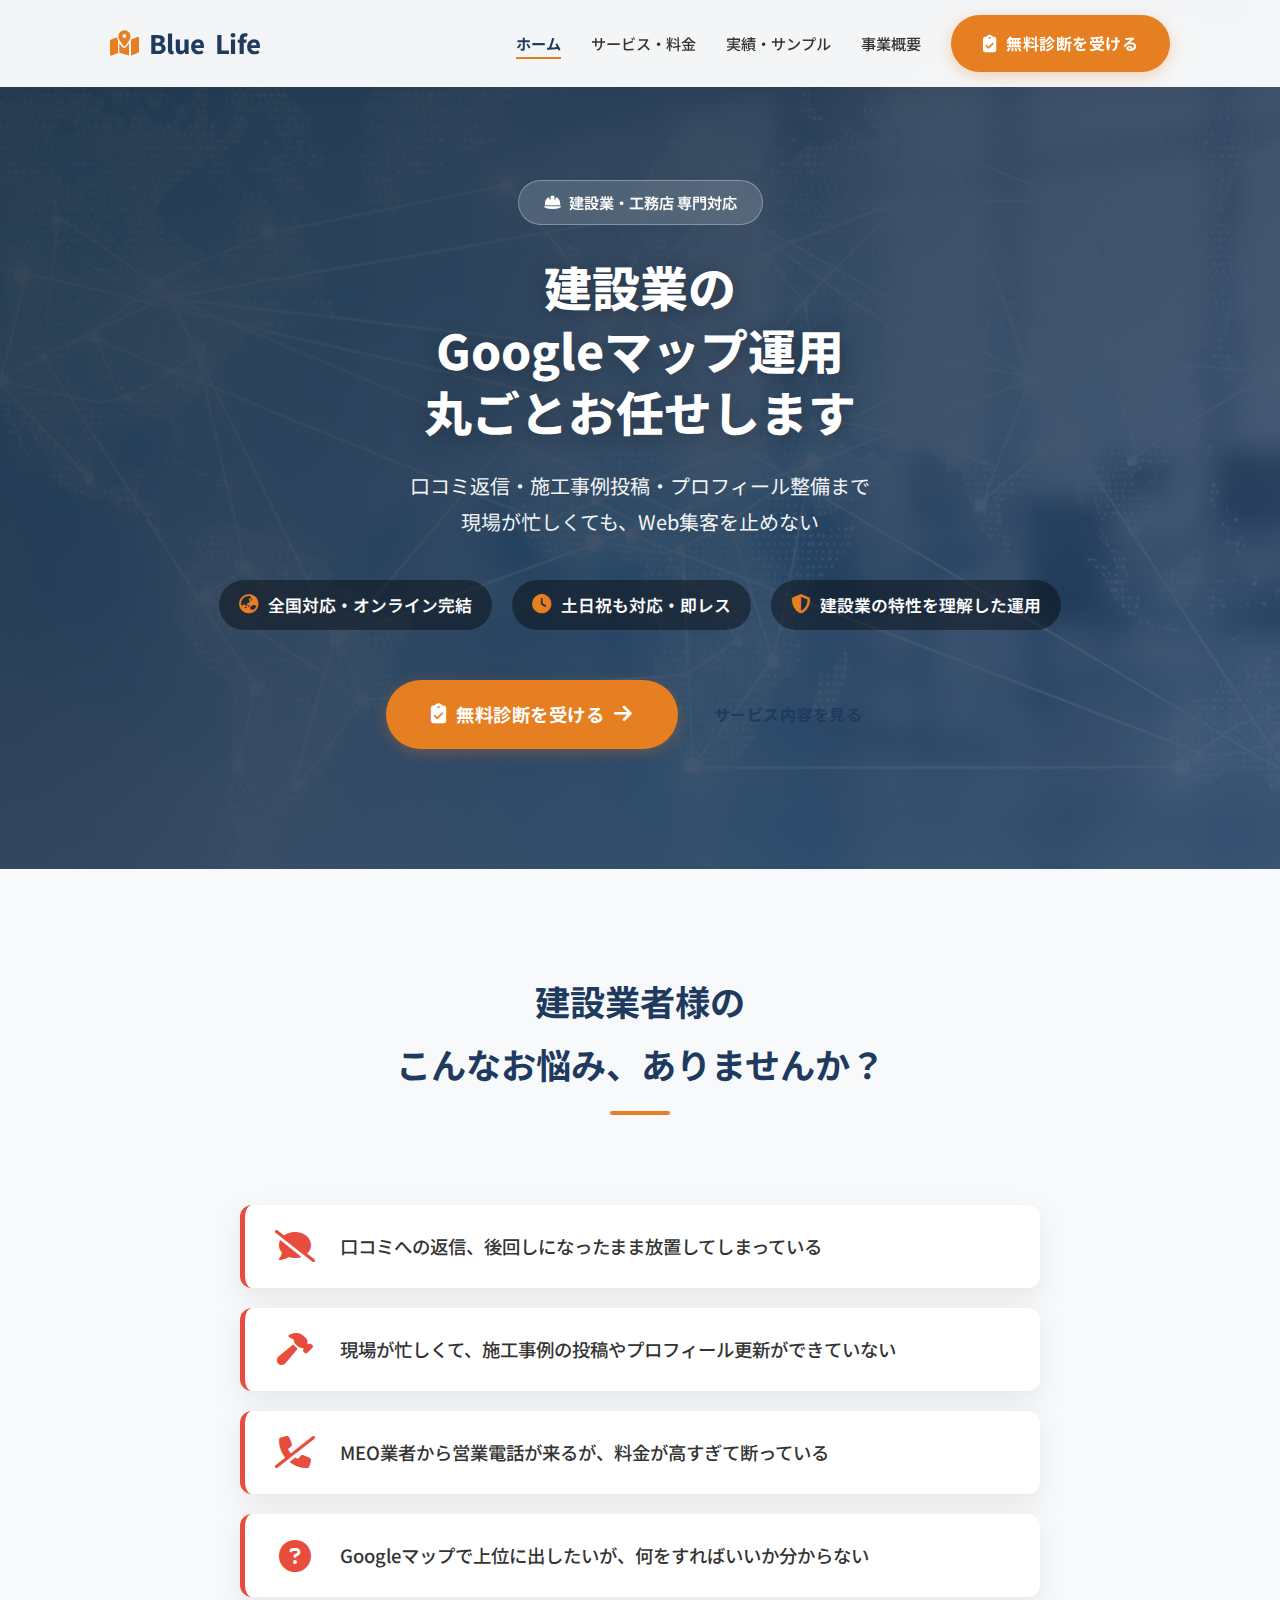
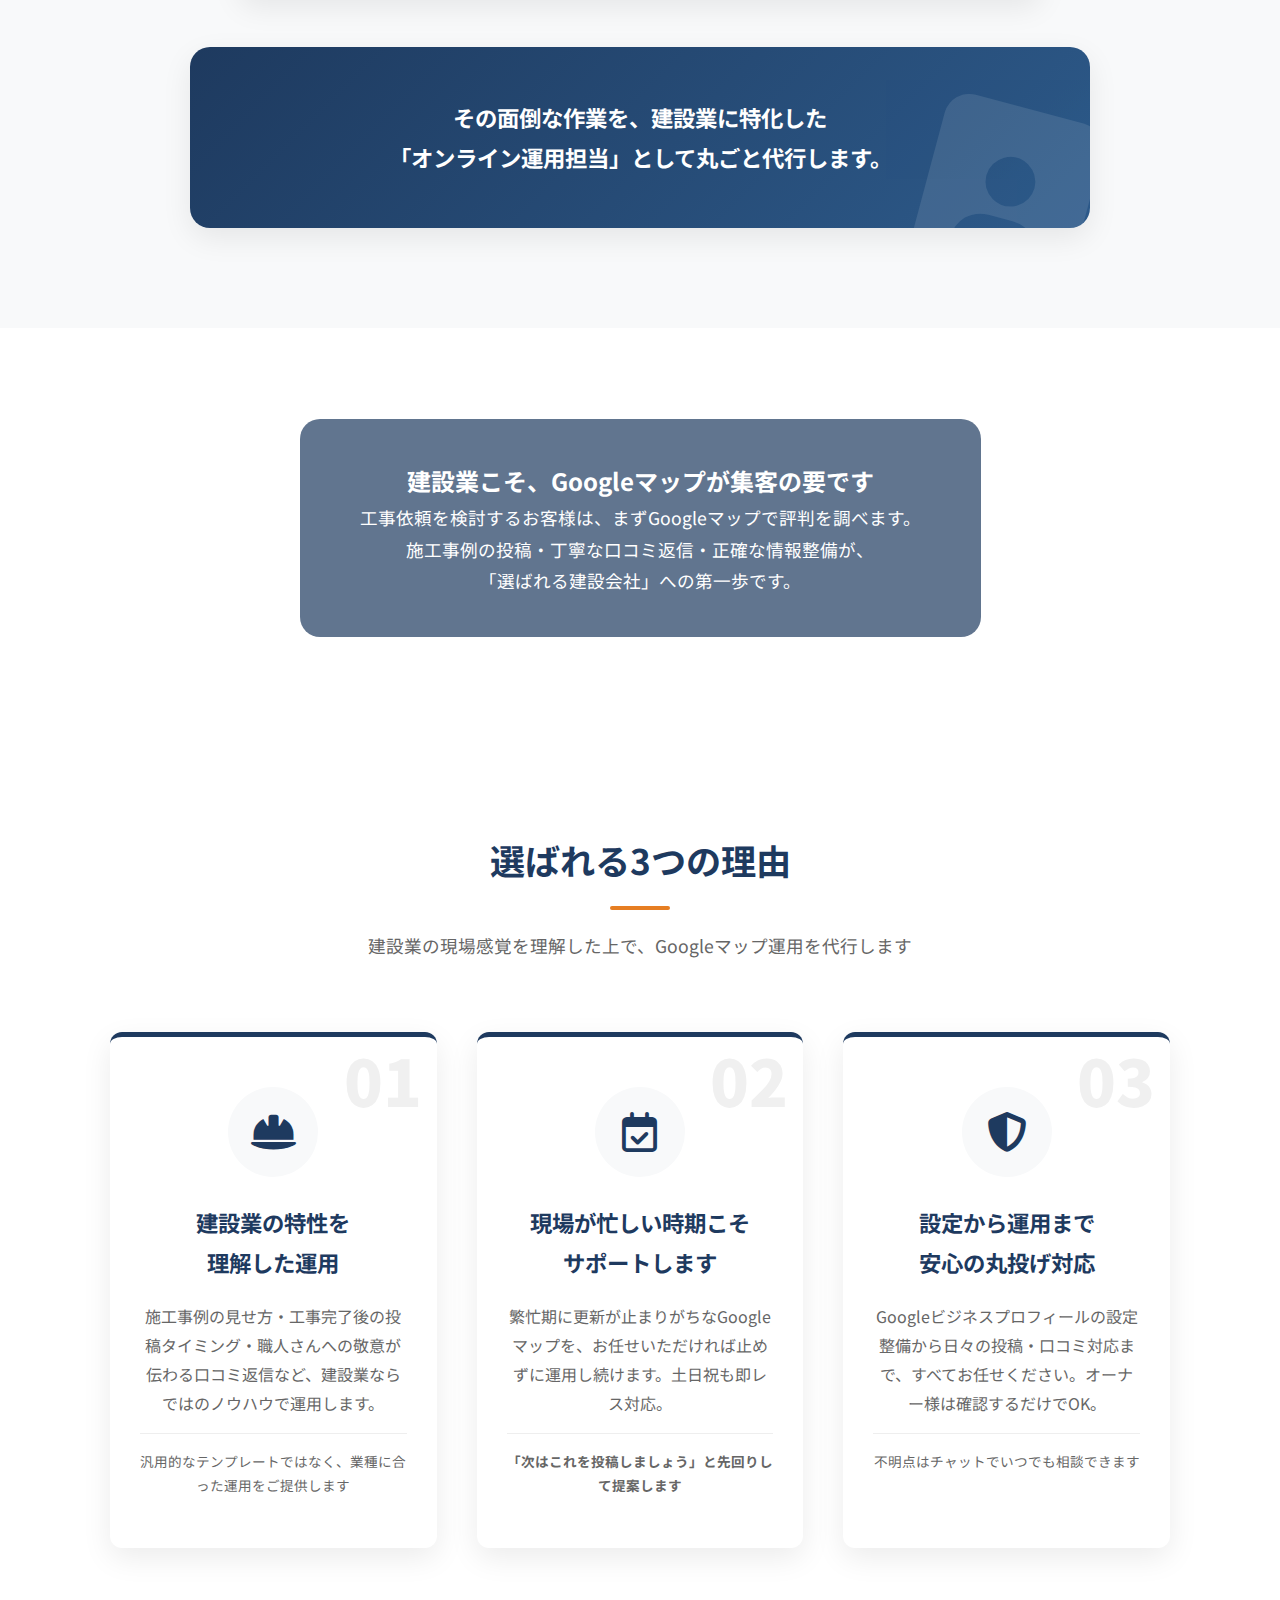
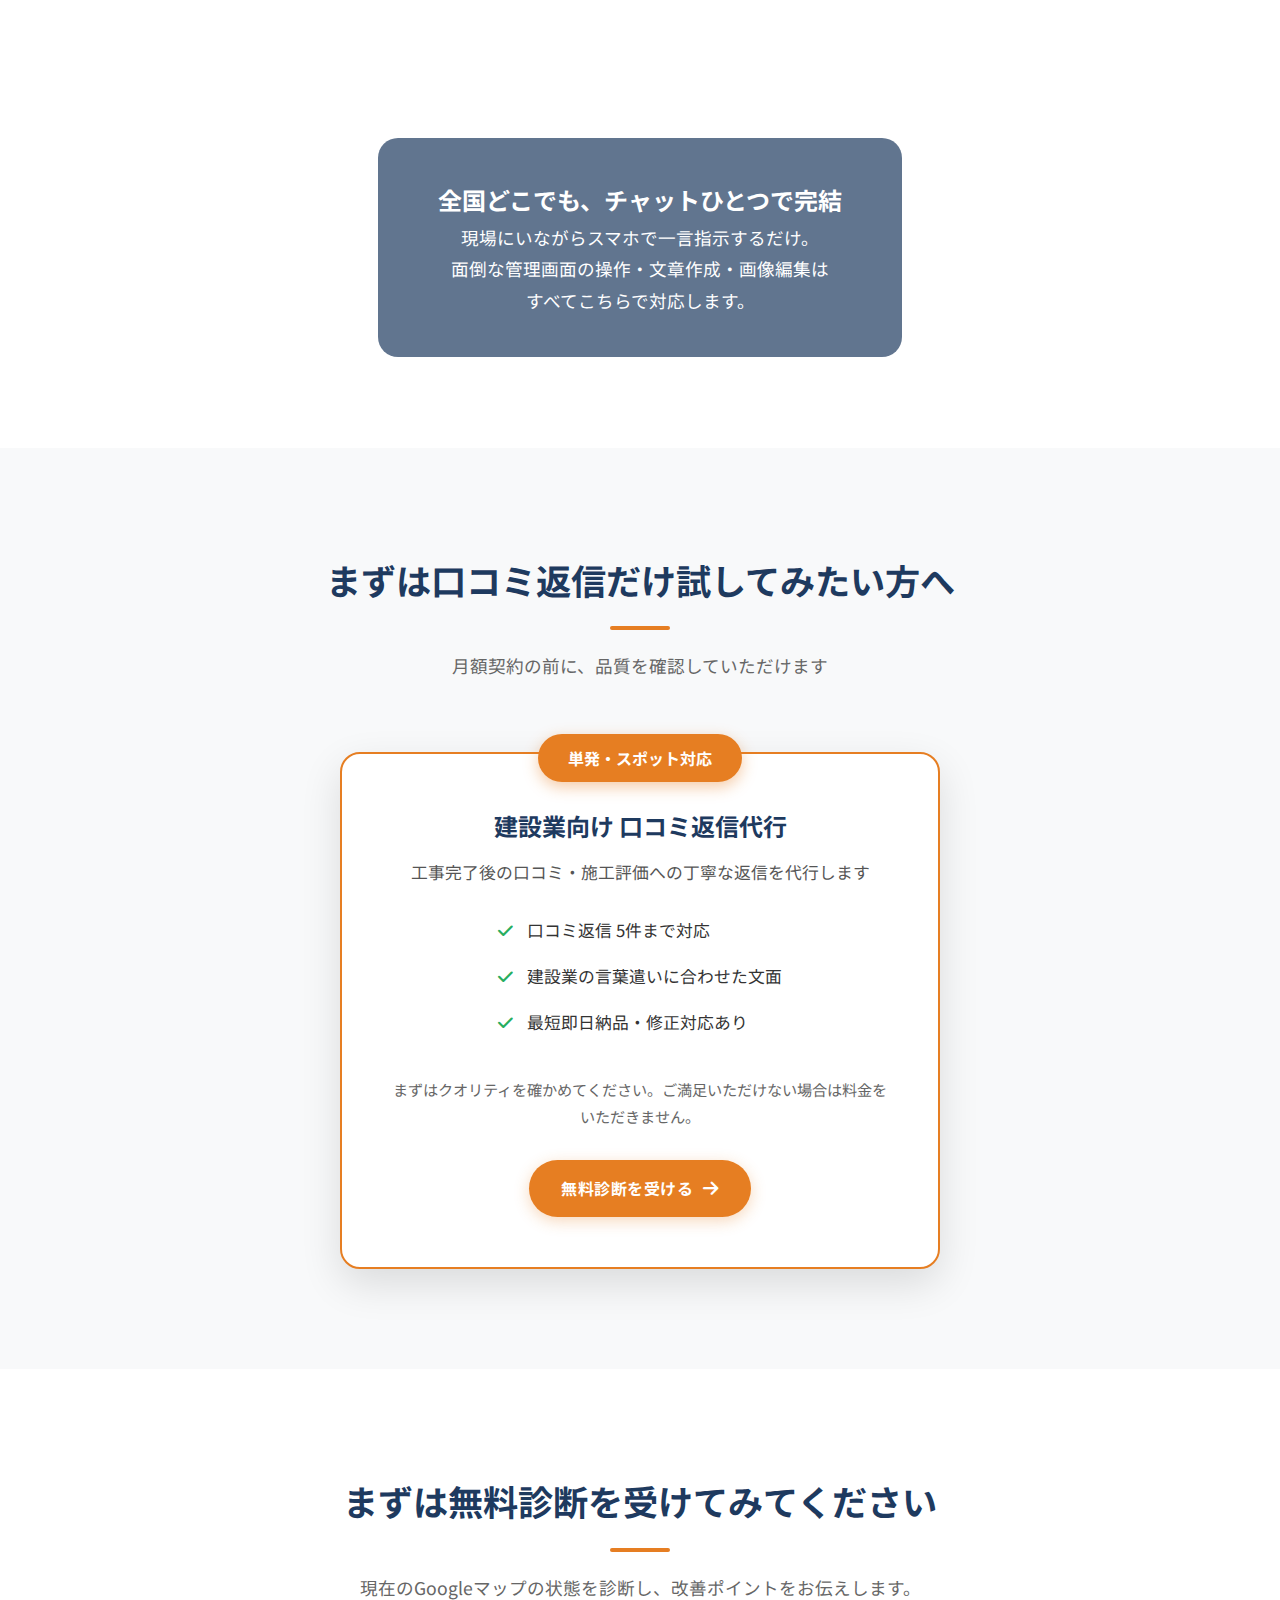
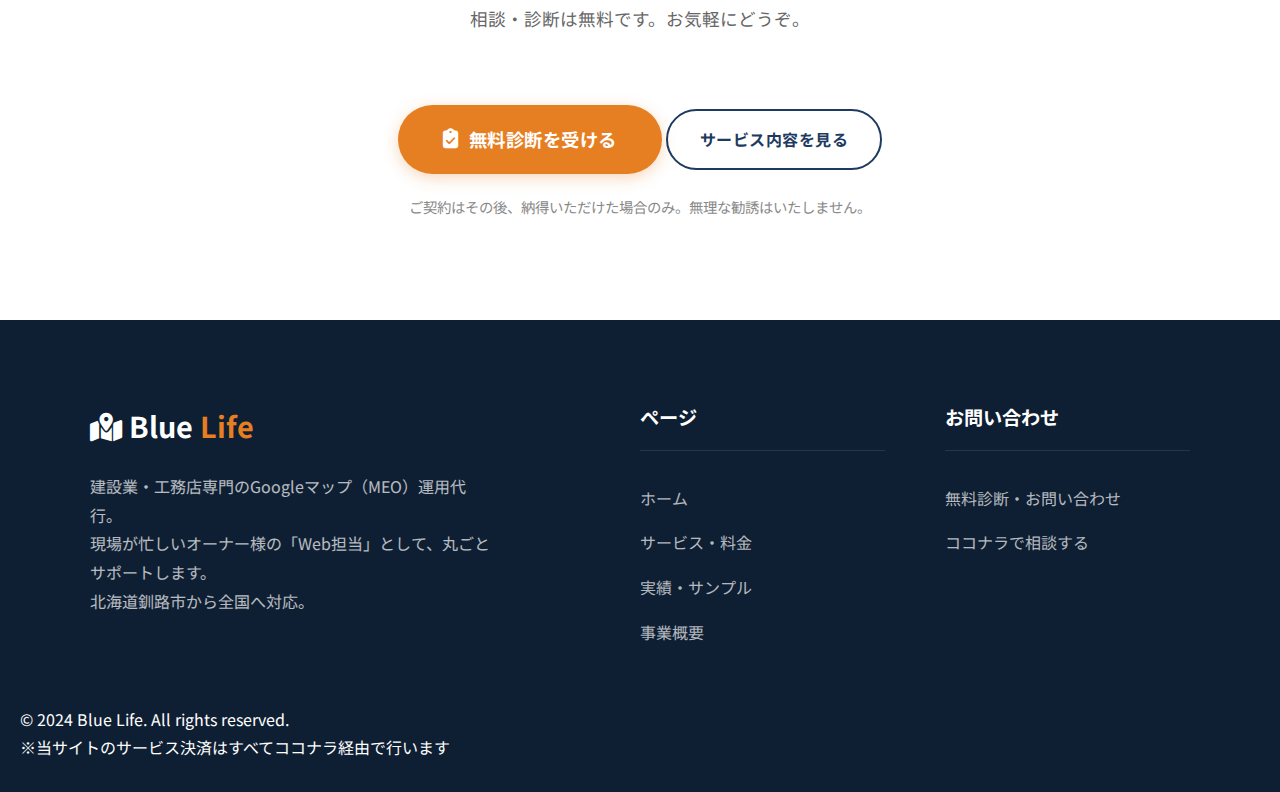
<file: index.html>
<!DOCTYPE html>
<html lang="ja">

<head>
    <meta charset="UTF-8">
    <meta name="viewport" content="width=device-width, initial-scale=1.0">
    <meta name="description" content="建設業・工務店のGoogleマップ（MEO）運用を専門に代行。口コミ返信・施工事例投稿・プロフィール整備まで丸ごとお任せ。全国対応・オンライン完結。">
    <meta name="keywords" content="建設業,工務店,MEO,Googleマップ,運用代行,口コミ返信,Googleビジネスプロフィール,全国対応">
    <title>Blue Life | 建設業・工務店専門 Googleマップ運用代行</title>
    <!-- Font Awesome -->
    <link rel="stylesheet" href="https://cdnjs.cloudflare.com/ajax/libs/font-awesome/6.4.0/css/all.min.css">
    <!-- Google Fonts -->
    <link rel="preconnect" href="https://fonts.googleapis.com">
    <link rel="preconnect" href="https://fonts.gstatic.com" crossorigin>
    <link href="https://fonts.googleapis.com/css2?family=Noto+Sans+JP:wght@400;500;700;900&display=swap"
        rel="stylesheet">
    <link rel="stylesheet" href="style.css">
</head>

<body>
    <!-- ヘッダー -->
    <header class="header">
        <div class="header-inner">
            <a href="index.html" class="logo"><i class="fa-solid fa-map-location-dot"></i> Blue <span>Life</span></a>
            <nav class="nav">
                <ul class="nav-list" id="navList">
                    <li><a href="index.html" class="active">ホーム</a></li>
                    <li><a href="service.html">サービス・料金</a></li>
                    <li><a href="portfolio.html">実績・サンプル</a></li>
                    <li><a href="profile.html">事業概要</a></li>
                </ul>
                <a href="form.html" class="btn btn-primary"><i class="fa-solid fa-clipboard-check"></i> 無料診断を受ける</a>
                <div class="hamburger" id="hamburger" onclick="toggleMenu()">
                    <span></span>
                    <span></span>
                    <span></span>
                </div>
            </nav>
        </div>
    </header>

    <!-- ヒーローセクション -->
    <section class="hero">
        <div class="hero-content">
            <div class="hero-badge"><i class="fa-solid fa-hard-hat"></i> 建設業・工務店 専門対応</div>
            <h1>建設業の<br>Googleマップ運用<br>丸ごとお任せします</h1>
            <p class="hero-subtitle">口コミ返信・施工事例投稿・プロフィール整備まで<br>現場が忙しくても、Web集客を止めない</p>
            <div class="hero-features">
                <div class="hero-feature">
                    <i class="fa-solid fa-earth-asia"></i>
                    <span>全国対応・オンライン完結</span>
                </div>
                <div class="hero-feature">
                    <i class="fa-solid fa-clock"></i>
                    <span>土日祝も対応・即レス</span>
                </div>
                <div class="hero-feature">
                    <i class="fa-solid fa-shield-halved"></i>
                    <span>建設業の特性を理解した運用</span>
                </div>
            </div>
            <div class="hero-cta-group">
                <a href="form.html" class="btn btn-primary btn-large"><i class="fa-solid fa-clipboard-check"></i> 無料診断を受ける <i class="fa-solid fa-arrow-right"></i></a>
                <a href="service.html" class="btn btn-outline-white">サービス内容を見る</a>
            </div>
        </div>
    </section>

    <!-- お悩みセクション -->
    <section class="section section-alt" id="problems">
        <div class="container">
            <div class="section-header">
                <h2>建設業者様の<br class="sp-only">こんなお悩み、ありませんか？</h2>
            </div>
            <div class="problems-list">
                <div class="problem-item">
                    <i class="fa-solid fa-comment-slash"></i>
                    <p>口コミへの返信、後回しになったまま放置してしまっている</p>
                </div>
                <div class="problem-item">
                    <i class="fa-solid fa-hammer"></i>
                    <p>現場が忙しくて、施工事例の投稿やプロフィール更新ができていない</p>
                </div>
                <div class="problem-item">
                    <i class="fa-solid fa-phone-slash"></i>
                    <p>MEO業者から営業電話が来るが、料金が高すぎて断っている</p>
                </div>
                <div class="problem-item">
                    <i class="fa-solid fa-circle-question"></i>
                    <p>Googleマップで上位に出したいが、何をすればいいか分からない</p>
                </div>
            </div>
            <div class="problems-solution">
                <p>その面倒な作業を、建設業に特化した<br>「オンライン運用担当」として丸ごと代行します。</p>
            </div>
        </div>
    </section>

    <!-- イメージセクション (サービス) -->
    <section class="image-section" style="background-image: url('images/service-meo.png');">
        <div class="image-overlay">
            <h2>建設業こそ、Googleマップが集客の要です</h2>
            <p style="font-size: 1.1rem; line-height: 1.8;">
                工事依頼を検討するお客様は、まずGoogleマップで評判を調べます。<br>
                施工事例の投稿・丁寧な口コミ返信・正確な情報整備が、<br>
                「選ばれる建設会社」への第一歩です。
            </p>
        </div>
    </section>

    <!-- 選ばれる理由セクション -->
    <section class="section" id="reasons">
        <div class="container">
            <div class="section-header">
                <h2>選ばれる3つの理由</h2>
                <p>建設業の現場感覚を理解した上で、Googleマップ運用を代行します</p>
            </div>
            <div class="reasons-grid">
                <div class="reason-card">
                    <div class="number">01</div>
                    <div class="icon-wrapper">
                        <i class="fa-solid fa-hard-hat"></i>
                    </div>
                    <h3>建設業の特性を<br>理解した運用</h3>
                    <p>施工事例の見せ方・工事完了後の投稿タイミング・職人さんへの敬意が伝わる口コミ返信など、建設業ならではのノウハウで運用します。</p>
                    <div class="reason-note">汎用的なテンプレートではなく、業種に合った運用をご提供します</div>
                </div>
                <div class="reason-card">
                    <div class="number">02</div>
                    <div class="icon-wrapper">
                        <i class="fa-regular fa-calendar-check"></i>
                    </div>
                    <h3>現場が忙しい時期こそ<br>サポートします</h3>
                    <p>繁忙期に更新が止まりがちなGoogleマップを、お任せいただければ止めずに運用し続けます。土日祝も即レス対応。</p>
                    <div class="reason-note"><strong>「次はこれを投稿しましょう」と先回りして提案します</strong></div>
                </div>
                <div class="reason-card">
                    <div class="number">03</div>
                    <div class="icon-wrapper">
                        <i class="fa-solid fa-shield-halved"></i>
                    </div>
                    <h3>設定から運用まで<br>安心の丸投げ対応</h3>
                    <p>Googleビジネスプロフィールの設定整備から日々の投稿・口コミ対応まで、すべてお任せください。オーナー様は確認するだけでOK。</p>
                    <div class="reason-note">不明点はチャットでいつでも相談できます</div>
                </div>
            </div>
        </div>
    </section>

    <!-- イメージセクション (サポート) -->
    <section class="image-section" style="background-image: url('images/support-online.png');">
        <div class="image-overlay">
            <h2>全国どこでも、チャットひとつで完結</h2>
            <p style="font-size: 1.1rem; line-height: 1.8;">
                現場にいながらスマホで一言指示するだけ。<br>
                面倒な管理画面の操作・文章作成・画像編集は<br>
                すべてこちらで対応します。
            </p>
        </div>
    </section>

    <!-- まずは試したい方へ -->
    <section class="section section-alt">
        <div class="container">
            <div class="section-header">
                <h2>まずは口コミ返信だけ試してみたい方へ</h2>
                <p>月額契約の前に、品質を確認していただけます</p>
            </div>

            <div class="door-knock">
                <div class="door-knock-badge">単発・スポット対応</div>
                <h3 style="font-size: 1.5rem; color: var(--primary); margin-bottom: 10px;">建設業向け 口コミ返信代行</h3>
                <p style="font-size: 1.05rem; color: #555; margin-bottom: 20px;">工事完了後の口コミ・施工評価への丁寧な返信を代行します</p>

                <ul class="door-knock-features">
                    <li><i class="fa-solid fa-check"></i> 口コミ返信 5件まで対応</li>
                    <li><i class="fa-solid fa-check"></i> 建設業の言葉遣いに合わせた文面</li>
                    <li><i class="fa-solid fa-check"></i> 最短即日納品・修正対応あり</li>
                </ul>

                <p style="font-size: 0.95rem; color: #666; margin-bottom: 30px;">まずはクオリティを確かめてください。ご満足いただけない場合は料金をいただきません。</p>
                <a href="form.html" class="btn btn-primary">無料診断を受ける <i class="fa-solid fa-arrow-right"></i></a>
            </div>
        </div>
    </section>

    <!-- CTAセクション -->
    <section class="section cta-section">
        <div class="container text-center">
            <div class="section-header">
                <h2>まずは無料診断を受けてみてください</h2>
                <p>現在のGoogleマップの状態を診断し、改善ポイントをお伝えします。<br>相談・診断は無料です。お気軽にどうぞ。</p>
            </div>
            <div class="cta-btn-group">
                <a href="form.html" class="btn btn-primary btn-large"><i class="fa-solid fa-clipboard-check"></i> 無料診断を受ける</a>
                <a href="service.html" class="btn btn-outline">サービス内容を見る</a>
            </div>
            <p style="margin-top: 20px; font-size: 0.9rem; color: #888;">ご契約はその後、納得いただけた場合のみ。無理な勧誘はいたしません。</p>
        </div>
    </section>

    <!-- フッター -->
    <footer class="footer">
        <div class="footer-content">
            <div class="footer-about">
                <div class="footer-logo"><i class="fa-solid fa-map-location-dot"></i> Blue <span>Life</span></div>
                <p class="footer-desc">建設業・工務店専門のGoogleマップ（MEO）運用代行。<br>現場が忙しいオーナー様の「Web担当」として、丸ごとサポートします。<br>北海道釧路市から全国へ対応。</p>
            </div>
            <div class="footer-nav">
                <h4>ページ</h4>
                <ul class="footer-links">
                    <li><a href="index.html">ホーム</a></li>
                    <li><a href="service.html">サービス・料金</a></li>
                    <li><a href="portfolio.html">実績・サンプル</a></li>
                    <li><a href="profile.html">事業概要</a></li>
                </ul>
            </div>
            <div class="footer-info">
                <h4>お問い合わせ</h4>
                <ul class="footer-links">
                    <li><a href="form.html">無料診断・お問い合わせ</a></li>
                    <li><a href="https://coconala.com/users/1638958" target="_blank">ココナラで相談する</a></li>
                </ul>
            </div>
        </div>
        <div class="footer-bottom">
            <p>&copy; 2024 Blue Life. All rights reserved.</p>
            <p class="footer-notice">※当サイトのサービス決済はすべてココナラ経由で行います</p>
        </div>
    </footer>

    <script>
        // ハンバーガーメニュー
        function toggleMenu() {
            document.getElementById('navList').classList.toggle('active');
        }
    </script>
</body>

</html>
</file>
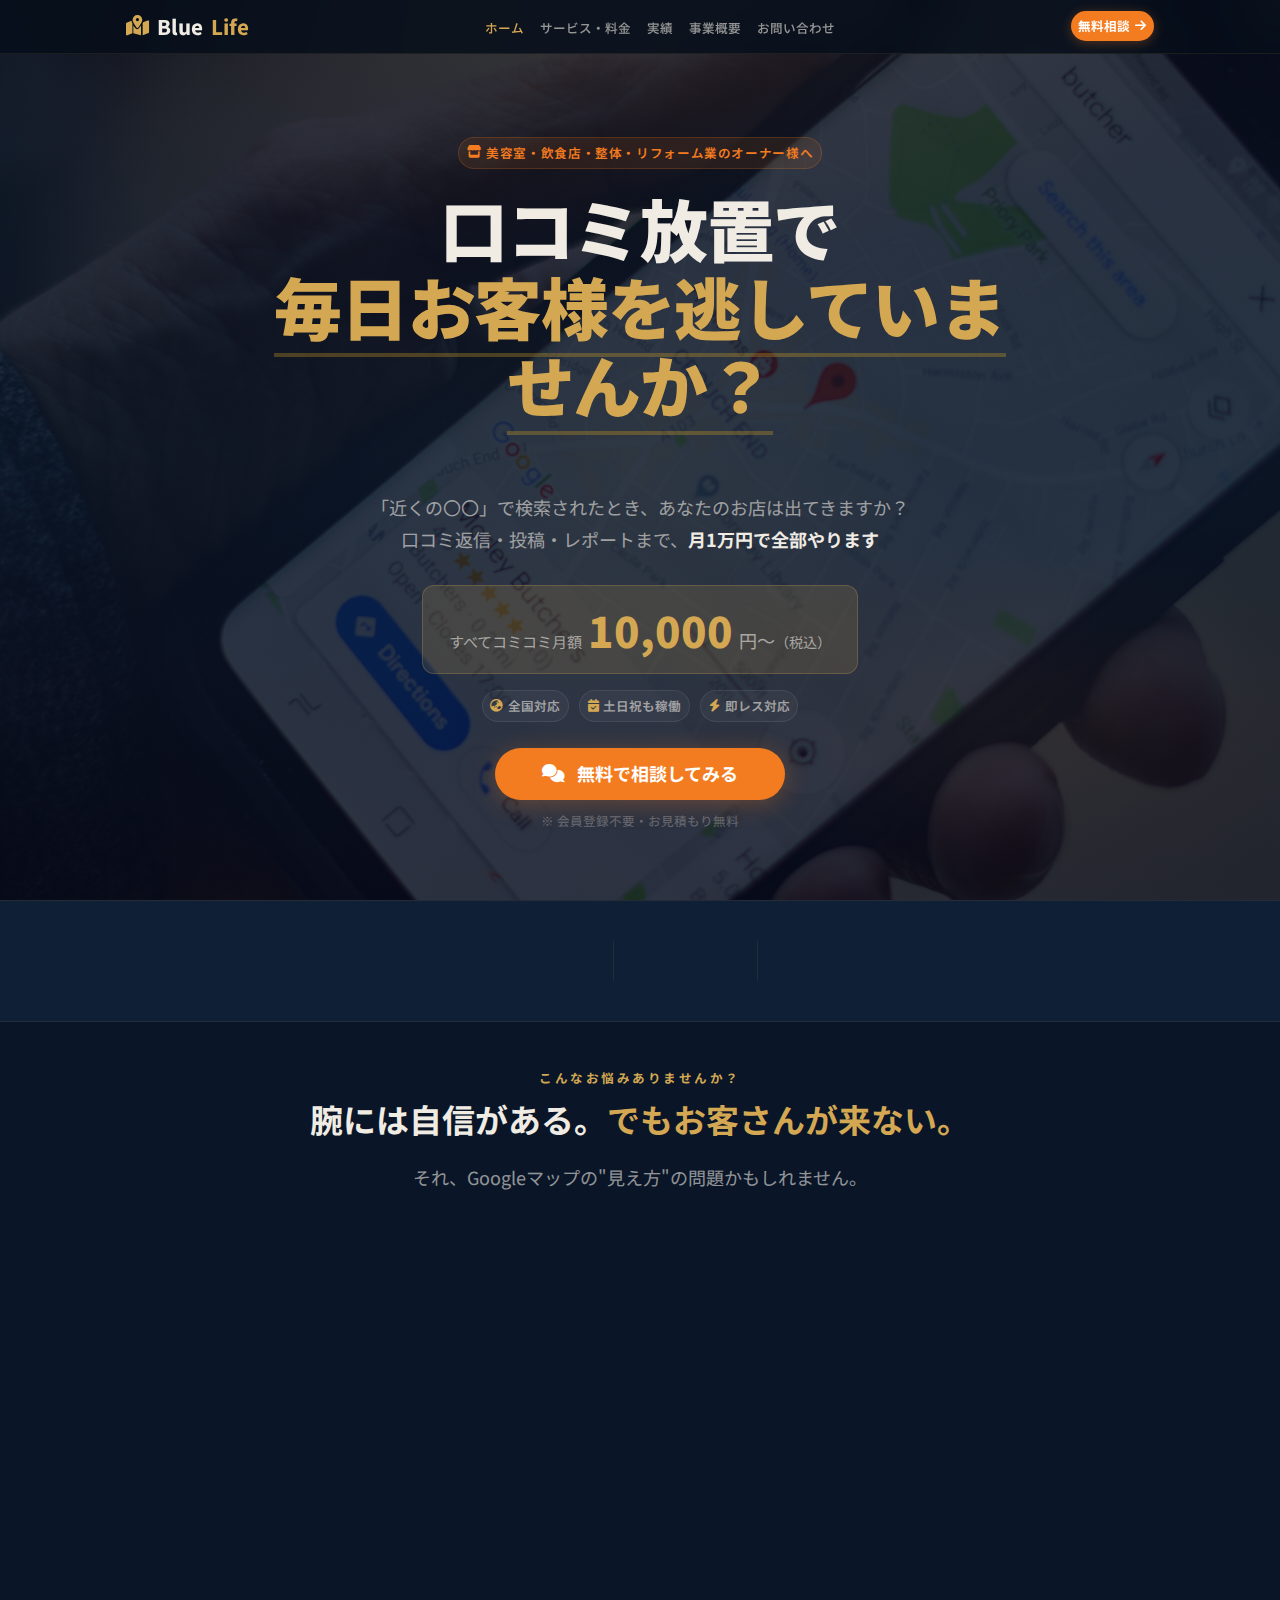
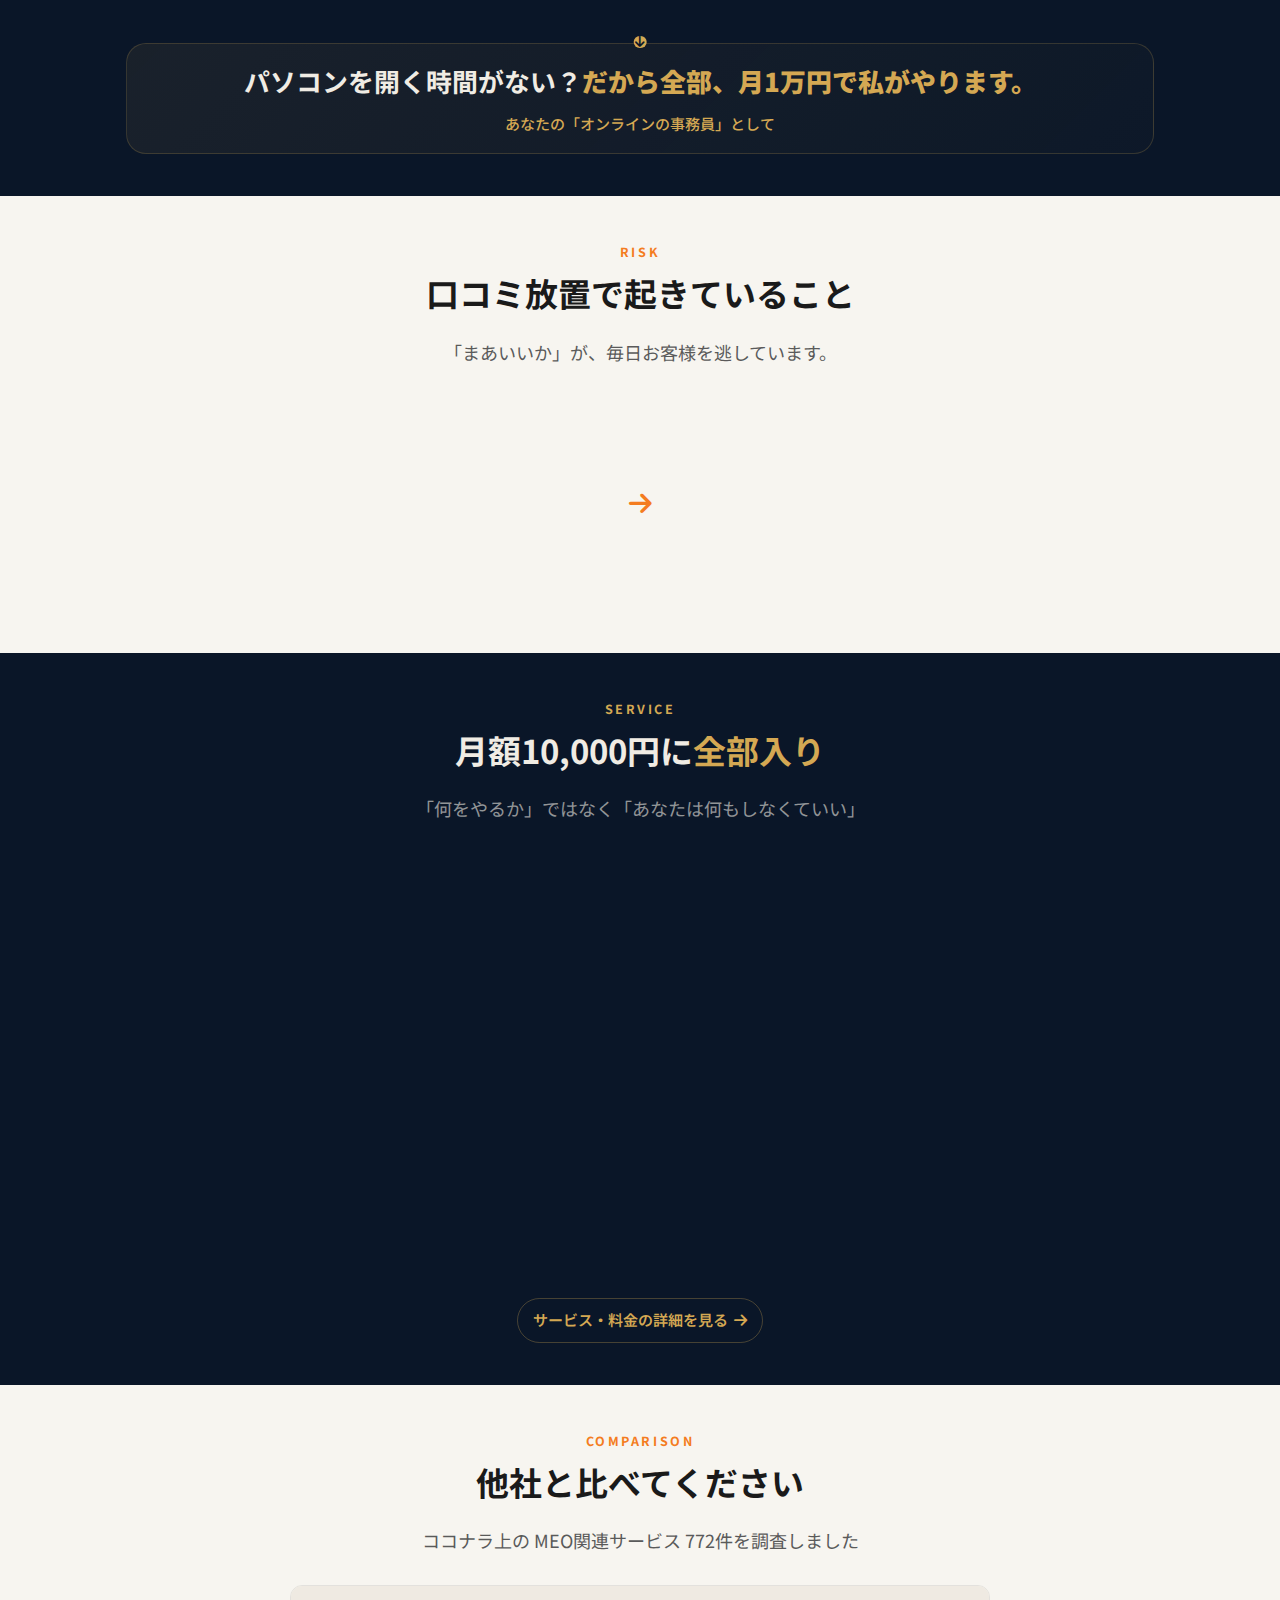
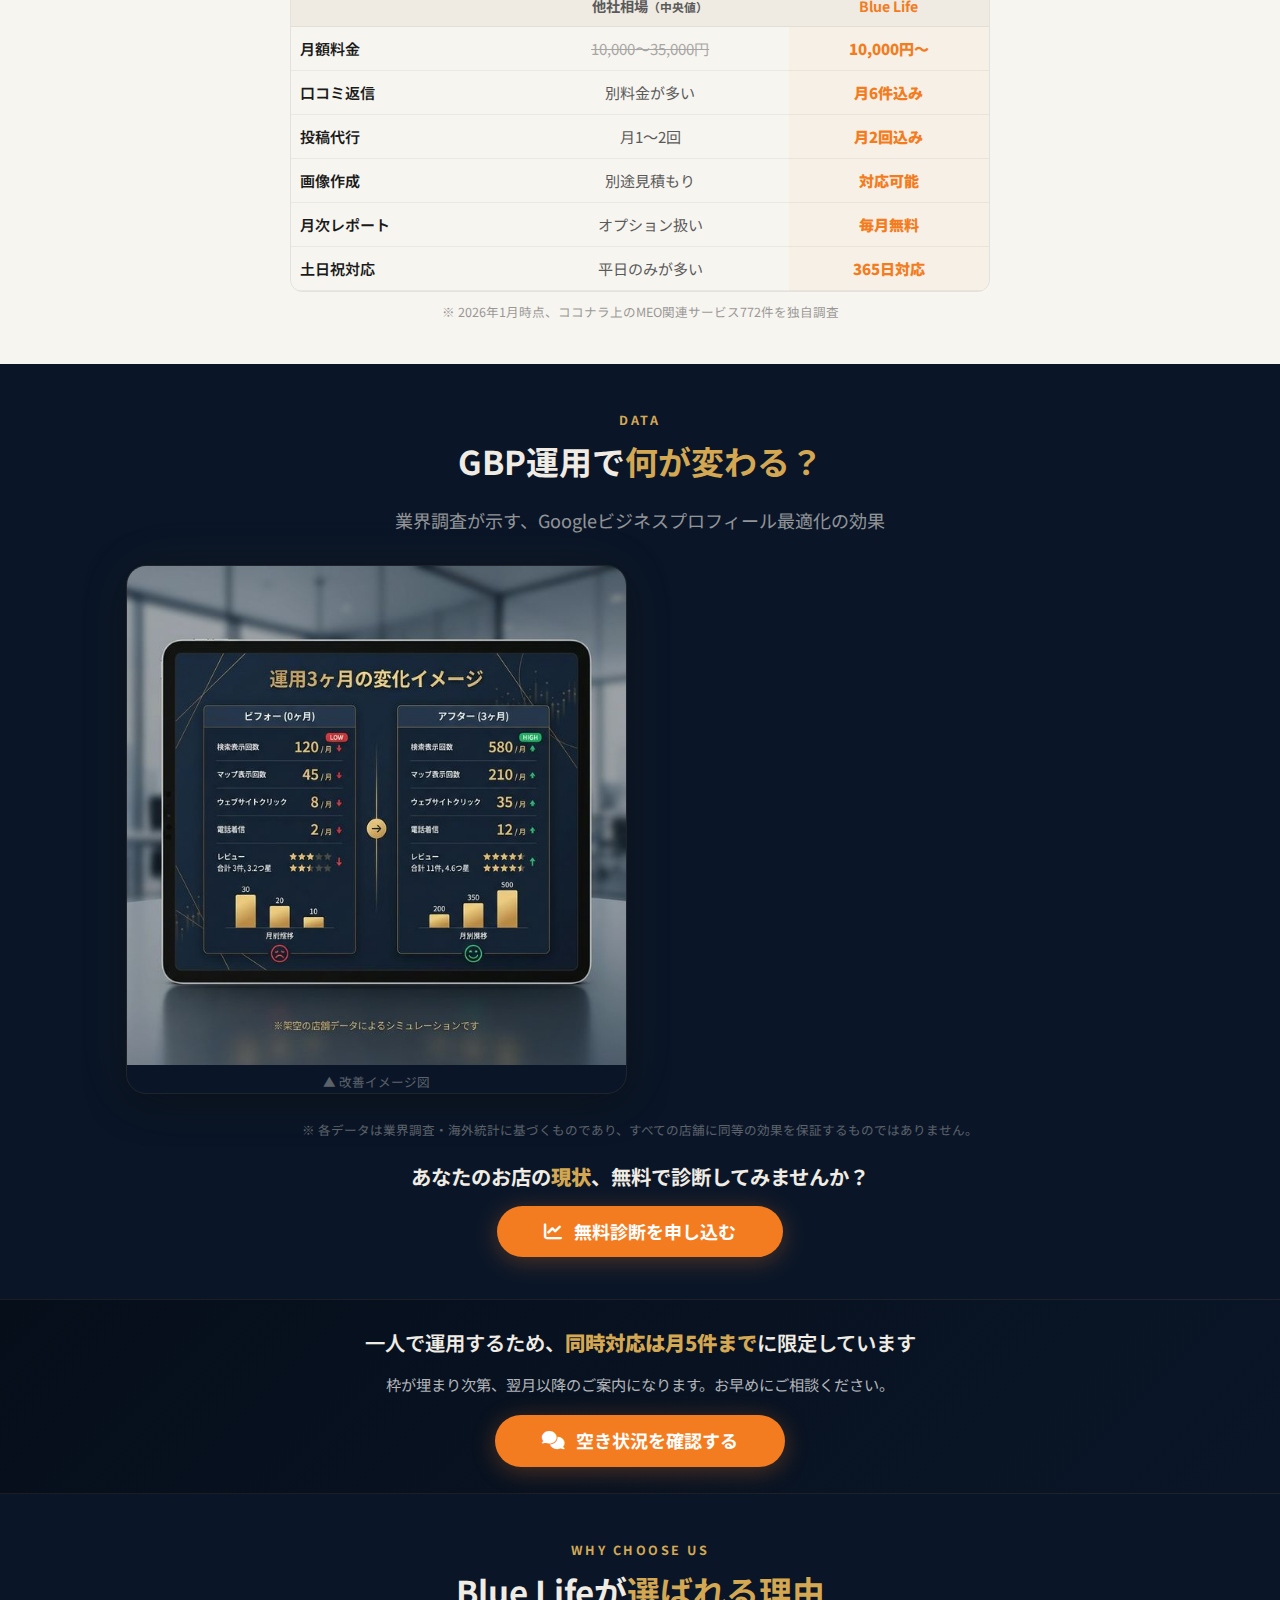
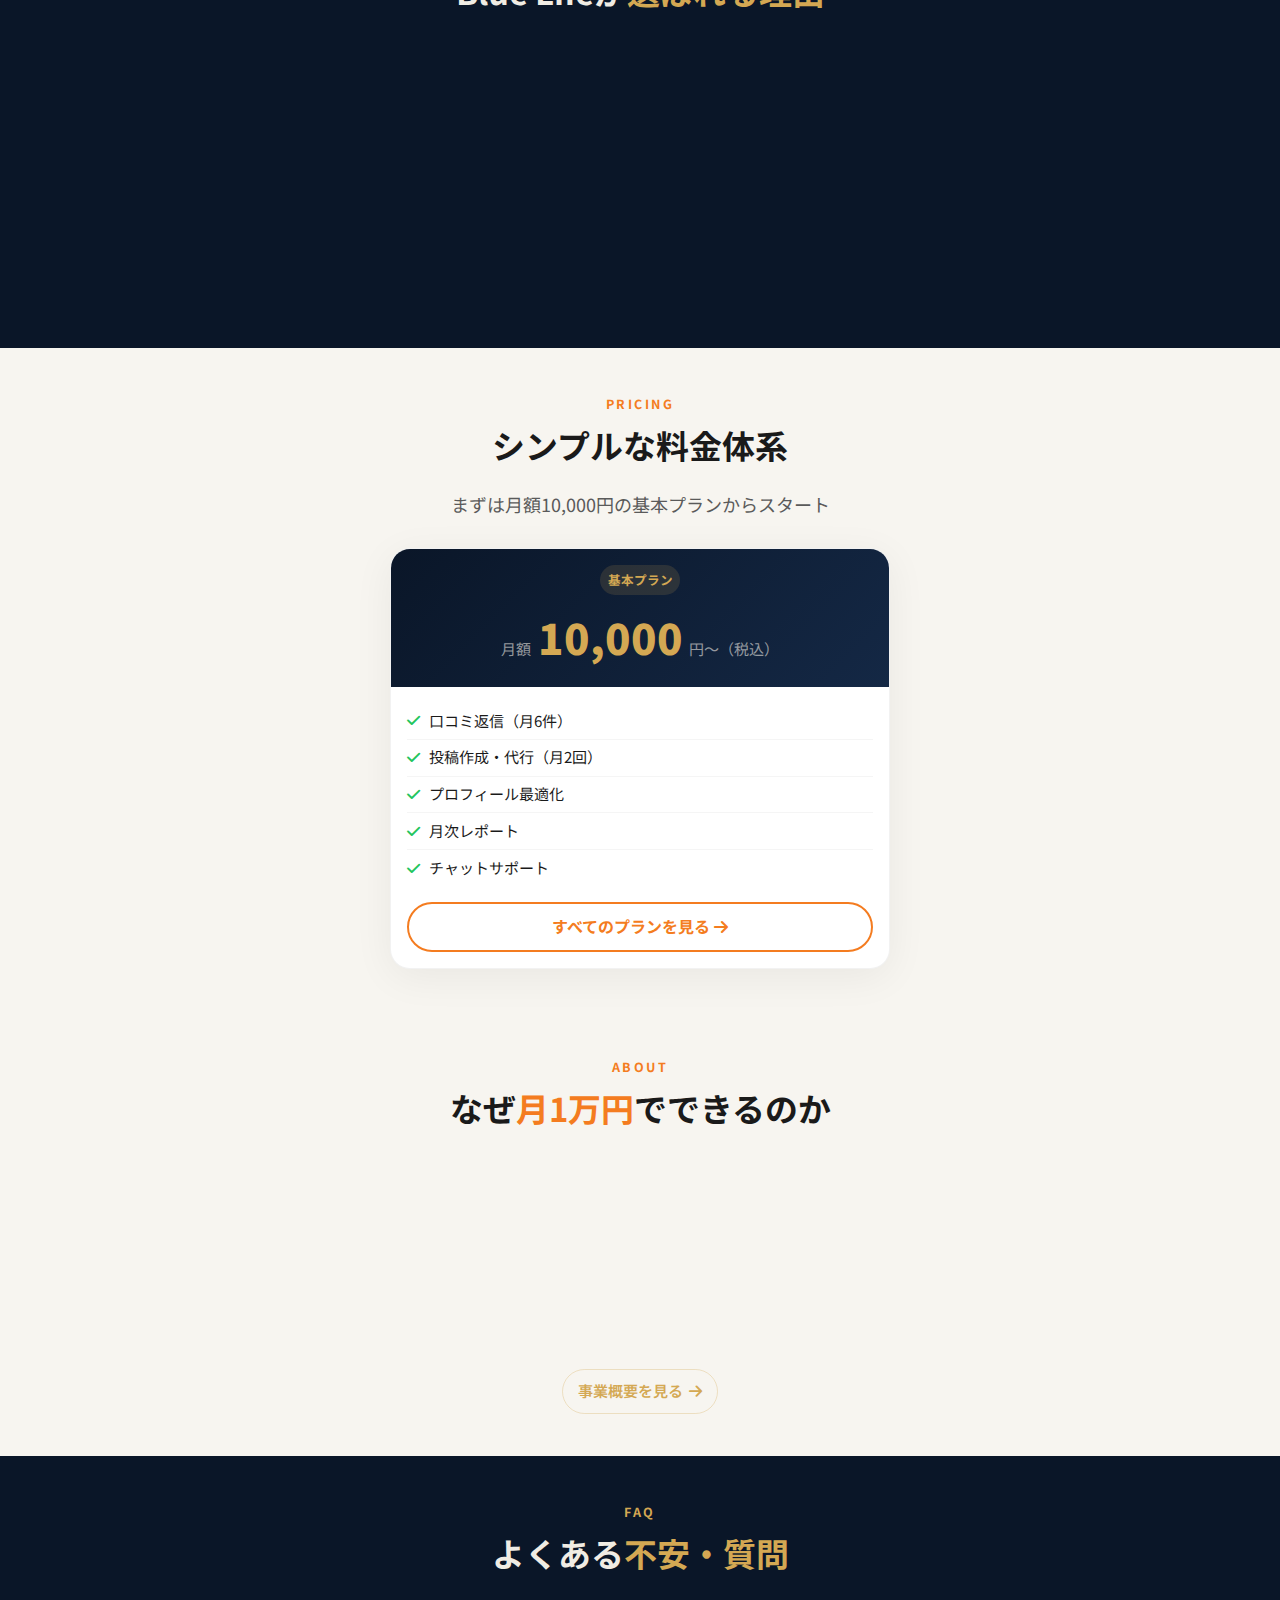
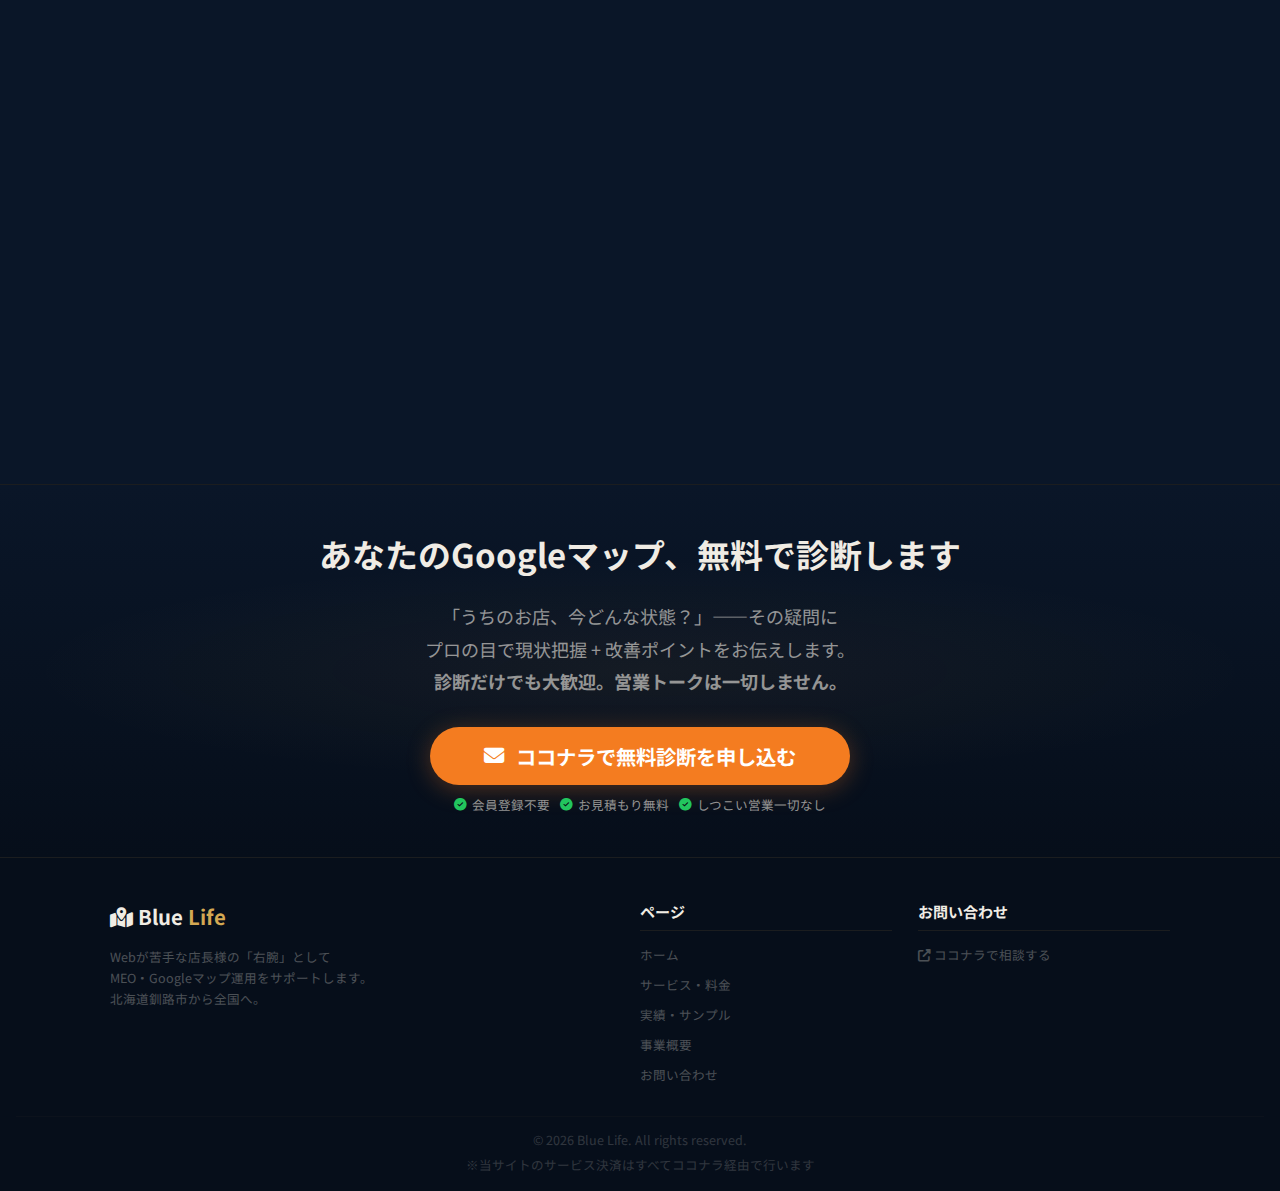
<file: v2/index.html>
<!DOCTYPE html>
<html lang="ja">

<head>
    <meta charset="UTF-8">
    <meta name="viewport" content="width=device-width, initial-scale=1.0">
    <meta name="description"
        content="口コミ放置していませんか？美容室・飲食店・リフォーム業…個人店のGoogleマップ運用を月額10,000円でプロが代行。口コミ返信・投稿・レポートまで全部おまかせ。">
    <title>Blue Life｜個人店専門MEO・Googleマップ運用代行</title>
    <link rel="preconnect" href="https://fonts.googleapis.com">
    <link rel="preconnect" href="https://fonts.gstatic.com" crossorigin>
    <link href="https://fonts.googleapis.com/css2?family=Noto+Sans+JP:wght@400;500;700;900&display=swap"
        rel="stylesheet">
    <link rel="stylesheet" href="https://cdnjs.cloudflare.com/ajax/libs/font-awesome/6.5.0/css/all.min.css">
    <link rel="stylesheet" href="liftkit-base/liftkitvars.css">
    <link rel="stylesheet" href="liftkit-base/liftkit-core.css">
    <link rel="stylesheet" href="style-golden.css">
</head>

<body>
    <!-- ━━━ Navigation ━━━ -->
    <nav class="nav" id="nav">
        <div class="nav-inner">
            <a href="index.html" class="nav-logo">
                <i class="fa-solid fa-map-location-dot"></i>
                Blue <span>Life</span>
            </a>
            <ul class="nav-links" id="navLinks">
                <li><a href="index.html" class="active">ホーム</a></li>
                <li><a href="service.html">サービス・料金</a></li>
                <li><a href="portfolio.html">実績</a></li>
                <li><a href="profile.html">事業概要</a></li>
                <li><a href="contact.html">お問い合わせ</a></li>
            </ul>
            <a href="https://coconala.com/users/5311104" target="_blank" class="nav-cta">
                無料相談 <i class="fa-solid fa-arrow-right"></i>
            </a>
            <button class="nav-toggle" id="navToggle" aria-label="メニュー">
                <span></span><span></span><span></span>
            </button>
        </div>
    </nav>

    <!-- ━━━ HERO ━━━ -->
    <header class="hero" id="hero">
        <div class="hero-bg"></div>
        <div class="hero-content">
            <div class="hero-eyebrow">
                <i class="fa-solid fa-store"></i>
                美容室・飲食店・整体・リフォーム業のオーナー様へ
            </div>
            <h1>口コミ放置で<br><span class="hero-accent">毎日お客様を逃していませんか？</span></h1>
            <p class="hero-sub">
                「近くの〇〇」で検索されたとき、あなたのお店は出てきますか？<br class="pc-only">
                口コミ返信・投稿・レポートまで、<strong>月1万円で全部やります</strong>
            </p>

            <div class="hero-price-strip">
                <div class="hero-price-inner">
                    <span class="price-label">すべてコミコミ月額</span>
                    <span class="price-number">10,000</span>
                    <span class="price-yen">円〜<small>（税込）</small></span>
                </div>
            </div>

            <div class="hero-badges">
                <div class="badge"><i class="fa-solid fa-earth-asia"></i> 全国対応</div>
                <div class="badge"><i class="fa-solid fa-calendar-check"></i> 土日祝も稼働</div>
                <div class="badge"><i class="fa-solid fa-bolt"></i> 即レス対応</div>
            </div>

            <a href="https://coconala.com/users/5311104" target="_blank" class="btn-primary btn-hero-cta">
                <i class="fa-solid fa-comments"></i>
                無料で相談してみる
            </a>
            <p class="hero-note">※ 会員登録不要・お見積もり無料</p>
        </div>
    </header>

    <!-- ━━━ TRUST BAR ━━━ -->
    <section class="trust-bar">
        <div class="trust-item">
            <span class="trust-number">772+</span>
            <span class="trust-label">件以上のMEO関連サービスから<br>最安値水準</span>
        </div>
        <div class="trust-divider"></div>
        <div class="trust-item">
            <span class="trust-number">365</span>
            <span class="trust-label">日対応<br>土日祝も稼働中</span>
        </div>
        <div class="trust-divider"></div>
        <div class="trust-item">
            <span class="trust-number">0</span>
            <span class="trust-label">円で相談可能<br>お見積もり無料</span>
        </div>
    </section>

    <!-- ━━━ WHO IS THIS FOR（ペルソナ共感） ━━━ -->
    <section class="section section--dark" id="who">
        <div class="container">
            <div class="section-label">こんなお悩みありませんか？</div>
            <h2 class="section-heading">腕には自信がある。<br class="sp-only"><span class="highlight">でもお客さんが来ない。</span></h2>
            <p class="section-lead">それ、Googleマップの"見え方"の問題かもしれません。</p>

            <div class="problem-grid">
                <div class="problem-card">
                    <div class="problem-icon"><i class="fa-solid fa-scissors"></i></div>
                    <h3>美容室・サロンのオーナー様</h3>
                    <p>ホットペッパーに<strong>月2万円払って、新規はたった3人</strong>。しかもクーポン目当てでリピートしない。口コミに★3をつけられたけど、どう返信すればいいか分からず放置している。
                    </p>
                </div>
                <div class="problem-card">
                    <div class="problem-icon"><i class="fa-solid fa-utensils"></i></div>
                    <h3>飲食店のオーナー様</h3>
                    <p>コロナ前は黙ってても客が来たのに、今は<strong>週末でも空席が目立つ</strong>。「近くの居酒屋」で検索しても自分の店が出てこない。食べログの有料プランは月3万。個人店には払えない。
                    </p>
                </div>
                <div class="problem-card">
                    <div class="problem-icon"><i class="fa-solid fa-hammer"></i></div>
                    <h3>リフォーム・一人親方の方</h3>
                    <p>腕には自信がある。でも<strong>紹介が去年から月1〜2件に減った</strong>。「地域名 リフォーム」で検索すると大手ばかりが並ぶ。ホームページは昔作ったきり、更新していない。</p>
                </div>
                <div class="problem-card">
                    <div class="problem-icon"><i class="fa-solid fa-tooth"></i></div>
                    <h3>クリニック・整体院の先生</h3>
                    <p>★3.8の口コミが足を引っ張っている。<strong>ネガティブ口コミ1件で新規患者が月5人減る</strong>と言われている。返信しないと「この先生、患者の声を聞かないんだ」と思われる。
                    </p>
                </div>
            </div>

            <div class="problem-answer-box">
                <div class="answer-arrow"><i class="fa-solid fa-arrow-down"></i></div>
                <p>パソコンを開く時間がない？<br class="sp-only"><strong>だから全部、月1万円で私がやります。</strong></p>
                <span class="answer-tag">あなたの「オンラインの事務員」として</span>
            </div>
        </div>
    </section>

    <!-- ━━━ WHAT HAPPENS（放置のリスク） ━━━ -->
    <section class="section section--light" id="risk">
        <div class="container">
            <div class="section-label">RISK</div>
            <h2 class="section-heading">口コミ放置で起きていること</h2>
            <p class="section-lead">「まあいいか」が、毎日お客様を逃しています。</p>

            <div class="ba-grid">
                <div class="ba-card ba-before">
                    <div class="ba-tag ba-tag--bad"><i class="fa-solid fa-xmark"></i> 今のあなたのGBP</div>
                    <ul>
                        <li><i class="fa-solid fa-circle-xmark"></i> 口コミ0件 or 返信なし → <strong>「この店大丈夫？」</strong></li>
                        <li><i class="fa-solid fa-circle-xmark"></i> 最終投稿が半年前 → <strong>「まだやってるの？」</strong></li>
                        <li><i class="fa-solid fa-circle-xmark"></i> 写真がない or 暗い → <strong>競合に流れる</strong></li>
                        <li><i class="fa-solid fa-circle-xmark"></i> ★3の口コミ放置 → <strong>悪印象が固定</strong></li>
                    </ul>
                </div>
                <div class="ba-arrow"><i class="fa-solid fa-arrow-right"></i></div>
                <div class="ba-card ba-after">
                    <div class="ba-tag ba-tag--good"><i class="fa-solid fa-check"></i> 3ヶ月後のイメージ</div>
                    <ul>
                        <li><i class="fa-solid fa-circle-check"></i> 全口コミに丁寧返信 → <strong>「ちゃんとしたお店だ」</strong></li>
                        <li><i class="fa-solid fa-circle-check"></i> 月2回の最新投稿 → <strong>「活気があるな」</strong></li>
                        <li><i class="fa-solid fa-circle-check"></i> プロフィール最適化 → <strong>検索上位に表示</strong></li>
                        <li><i class="fa-solid fa-circle-check"></i> レポートで変化を実感 → <strong>「頼んで良かった」</strong></li>
                    </ul>
                </div>
            </div>
        </div>
    </section>

    <!-- ━━━ SERVICE OVERVIEW ━━━ -->
    <section class="section section--dark" id="service-overview">
        <div class="container">
            <div class="section-label">SERVICE</div>
            <h2 class="section-heading">月額10,000円に<span class="highlight">全部入り</span></h2>
            <p class="section-lead">「何をやるか」ではなく「あなたは何もしなくていい」</p>

            <div class="service-list">
                <div class="service-item">
                    <div class="service-num">01</div>
                    <div class="service-icon-box"><i class="fa-solid fa-reply-all"></i></div>
                    <div class="service-text">
                        <h3>口コミ返信代行</h3>
                        <p>お店の雰囲気に合わせた丁寧な返信。ネガティブレビューへの対応もお任せ。<strong>「返信するだけでリピーターが増える」を実感してください</strong></p>
                    </div>
                </div>
                <div class="service-item">
                    <div class="service-num">02</div>
                    <div class="service-icon-box"><i class="fa-solid fa-pen-nib"></i></div>
                    <div class="service-text">
                        <h3>投稿・発信の代行</h3>
                        <p>季節のキャンペーン、新メニュー、お知らせなど定期的な最新情報を投稿。<strong>「あのお店、いつも更新してるな」という印象を作ります</strong></p>
                    </div>
                </div>
                <div class="service-item">
                    <div class="service-num">03</div>
                    <div class="service-icon-box"><i class="fa-solid fa-wand-magic-sparkles"></i></div>
                    <div class="service-text">
                        <h3>画像作成</h3>
                        <p>AI × デザインスキルでプロフィール・投稿用の画像を作成。<strong>素材がなくても大丈夫</strong></p>
                    </div>
                </div>
                <div class="service-item">
                    <div class="service-num">04</div>
                    <div class="service-icon-box"><i class="fa-solid fa-chart-column"></i></div>
                    <div class="service-text">
                        <h3>月次レポート</h3>
                        <p>閲覧数・検索クエリ・アクション数を分かりやすくまとめて毎月お届け。<strong>「効果が見える」から続けられる</strong></p>
                    </div>
                </div>
            </div>

            <div class="service-detail-link">
                <a href="service.html" class="btn-ghost">
                    サービス・料金の詳細を見る <i class="fa-solid fa-arrow-right"></i>
                </a>
            </div>
        </div>
    </section>

    <!-- ━━━ COMPETITOR COMPARISON ━━━ -->
    <section class="section section--light" id="competitor">
        <div class="container">
            <div class="section-label">COMPARISON</div>
            <h2 class="section-heading">他社と比べてください</h2>
            <p class="section-lead">ココナラ上の MEO関連サービス 772件を調査しました</p>

            <div class="compare-table-wrap">
                <table class="compare-table">
                    <thead>
                        <tr>
                            <th></th>
                            <th class="compare-them">他社相場<small>（中央値）</small></th>
                            <th class="compare-us">Blue Life</th>
                        </tr>
                    </thead>
                    <tbody>
                        <tr>
                            <td class="compare-label">月額料金</td>
                            <td class="compare-them"><s>10,000〜35,000円</s></td>
                            <td class="compare-us"><strong>10,000円〜</strong></td>
                        </tr>
                        <tr>
                            <td class="compare-label">口コミ返信</td>
                            <td class="compare-them">別料金が多い</td>
                            <td class="compare-us"><strong>月6件込み</strong></td>
                        </tr>
                        <tr>
                            <td class="compare-label">投稿代行</td>
                            <td class="compare-them">月1〜2回</td>
                            <td class="compare-us"><strong>月2回込み</strong></td>
                        </tr>
                        <tr>
                            <td class="compare-label">画像作成</td>
                            <td class="compare-them">別途見積もり</td>
                            <td class="compare-us"><strong>対応可能</strong></td>
                        </tr>
                        <tr>
                            <td class="compare-label">月次レポート</td>
                            <td class="compare-them">オプション扱い</td>
                            <td class="compare-us"><strong>毎月無料</strong></td>
                        </tr>
                        <tr>
                            <td class="compare-label">土日祝対応</td>
                            <td class="compare-them">平日のみが多い</td>
                            <td class="compare-us"><strong>365日対応</strong></td>
                        </tr>
                    </tbody>
                </table>
            </div>
            <p class="compare-note">※ 2026年1月時点、ココナラ上のMEO関連サービス772件を独自調査</p>
        </div>
    </section>

    <!-- ━━━ DATA（業界データで証明） ━━━ -->
    <section class="section section--dark" id="data">
        <div class="container">
            <div class="section-label">DATA</div>
            <h2 class="section-heading">GBP運用で<span class="highlight">何が変わる？</span></h2>
            <p class="section-lead">業界調査が示す、Googleビジネスプロフィール最適化の効果</p>

            <div class="sim-showcase">
                <div class="sim-image-wrap">
                    <img src="images/gbp-simulation.png" alt="GBP運用改善のイメージ図" loading="lazy" width="800" height="800">
                    <p class="sim-img-caption">▲ 改善イメージ図</p>
                </div>

                <div class="sim-kpi-grid">
                    <div class="sim-kpi-card">
                        <div class="sim-kpi-icon"><i class="fa-solid fa-magnifying-glass"></i></div>
                        <div class="sim-kpi-data">
                            <span class="sim-kpi-label">検索表示回数</span>
                            <span class="sim-kpi-after">上位表示で最大1.4倍の増加事例あり</span>
                            <span class="sim-kpi-source">出典: MEOアナリティクス調査（PR TIMES）</span>
                        </div>
                    </div>
                    <div class="sim-kpi-card">
                        <div class="sim-kpi-icon"><i class="fa-solid fa-camera"></i></div>
                        <div class="sim-kpi-data">
                            <span class="sim-kpi-label">写真の効果</span>
                            <span class="sim-kpi-after">ルート検索 +42%、サイトクリック +35%</span>
                            <span class="sim-kpi-source">出典: WordStream / BrightLocal</span>
                        </div>
                    </div>
                    <div class="sim-kpi-card">
                        <div class="sim-kpi-icon"><i class="fa-solid fa-pen-nib"></i></div>
                        <div class="sim-kpi-data">
                            <span class="sim-kpi-label">定期投稿の効果</span>
                            <span class="sim-kpi-after">サイトクリック 平均30%アップ</span>
                            <span class="sim-kpi-source">出典: BlueWolf Interactive</span>
                        </div>
                    </div>
                    <div class="sim-kpi-card">
                        <div class="sim-kpi-icon"><i class="fa-solid fa-star"></i></div>
                        <div class="sim-kpi-data">
                            <span class="sim-kpi-label">口コミ評価の効果</span>
                            <span class="sim-kpi-after">★4.5以上でクリック率 3.5倍</span>
                            <span class="sim-kpi-source">出典: BlueWolf Interactive</span>
                        </div>
                    </div>
                </div>
            </div>

            <p class="sim-note">※ 各データは業界調査・海外統計に基づくものであり、すべての店舗に同等の効果を保証するものではありません。</p>

            <div class="sim-cta">
                <p class="sim-cta-text">あなたのお店の<strong>現状</strong>、<br class="sp-only">無料で診断してみませんか？</p>
                <a href="https://coconala.com/users/5311104" target="_blank" class="btn-primary">
                    <i class="fa-solid fa-chart-line"></i> 無料診断を申し込む
                </a>
            </div>
        </div>
    </section>

    <!-- ━━━ MID CTA（緊急性あり） ━━━ -->
    <section class="mid-cta">
        <div class="container">
            <p class="mid-cta-text">一人で運用するため、<strong>同時対応は月5件まで</strong>に限定しています</p>
            <p style="color: rgba(255,255,255,0.7); font-size: 0.95rem; margin-bottom: 1.2rem;">
                枠が埋まり次第、翌月以降のご案内になります。お早めにご相談ください。</p>
            <a href="https://coconala.com/users/5311104" target="_blank" class="btn-primary">
                <i class="fa-solid fa-comments"></i> 空き状況を確認する
            </a>
        </div>
    </section>

    <!-- ━━━ REASONS ━━━ -->
    <section class="section section--dark" id="reasons">
        <div class="container">
            <div class="section-label">WHY CHOOSE US</div>
            <h2 class="section-heading">Blue Lifeが<span class="highlight">選ばれる理由</span></h2>

            <div class="reasons-grid">
                <div class="reason-card">
                    <div class="reason-number">01</div>
                    <div class="reason-icon"><i class="fa-solid fa-puzzle-piece"></i></div>
                    <h3>「面倒」を丸ごと巻き取る</h3>
                    <p>口コミ返信・投稿作成はもちろん、「素材がない」「画像がない」という問題もまとめて解決。やることリストを考える必要すらありません。</p>
                    <small>基本プランで口コミ返信月6件・投稿月2回・月次レポート付き</small>
                </div>
                <div class="reason-card">
                    <div class="reason-number">02</div>
                    <div class="reason-icon"><i class="fa-regular fa-calendar-check"></i></div>
                    <h3>お店が忙しい日こそ動く</h3>
                    <p>土日・祝日も稼働。平日日中も連絡がつくので急な依頼にも対応可能。指示待ちではなく「次はこれを投稿しましょう」と先回り提案します。</p>
                </div>
                <div class="reason-card">
                    <div class="reason-number">03</div>
                    <div class="reason-icon"><i class="fa-solid fa-arrow-trend-up"></i></div>
                    <h3>相場の半額でプロ品質</h3>
                    <p>MEO運用代行の相場は月額15,000〜35,000円。Blue Lifeなら同等以上の内容を月額10,000円で。データ分析レポート付きです。</p>
                </div>
            </div>
        </div>
    </section>

    <!-- ━━━ PRICING TEASER ━━━ -->
    <section class="section section--light" id="pricing-teaser">
        <div class="container">
            <div class="section-label">PRICING</div>
            <h2 class="section-heading">シンプルな料金体系</h2>
            <p class="section-lead">まずは月額10,000円の基本プランからスタート</p>

            <div class="pricing-teaser-card">
                <div class="pricing-teaser-header">
                    <span class="pricing-teaser-badge">基本プラン</span>
                    <div class="pricing-teaser-price">
                        <span class="pt-yen">月額</span>
                        <span class="pt-amount">10,000</span>
                        <span class="pt-unit">円〜（税込）</span>
                    </div>
                </div>
                <div class="pricing-teaser-body">
                    <div class="pricing-teaser-includes">
                        <div class="pti"><i class="fa-solid fa-check"></i> 口コミ返信（月6件）</div>
                        <div class="pti"><i class="fa-solid fa-check"></i> 投稿作成・代行（月2回）</div>
                        <div class="pti"><i class="fa-solid fa-check"></i> プロフィール最適化</div>
                        <div class="pti"><i class="fa-solid fa-check"></i> 月次レポート</div>
                        <div class="pti"><i class="fa-solid fa-check"></i> チャットサポート</div>
                    </div>
                    <a href="service.html" class="btn-outline">
                        すべてのプランを見る <i class="fa-solid fa-arrow-right"></i>
                    </a>
                </div>
            </div>
        </div>
    </section>

    <!-- ━━━ WHO AM I（信頼構築） ━━━ -->
    <section class="section section--light" id="about-me">
        <div class="container">
            <div class="section-label">ABOUT</div>
            <h2 class="section-heading">なぜ<span class="highlight">月1万円</span>でできるのか</h2>

            <div class="reasons-grid">
                <div class="reason-card">
                    <div class="reason-number">01</div>
                    <div class="reason-icon"><i class="fa-solid fa-user"></i></div>
                    <h3>個人だから安い</h3>
                    <p>オフィスなし。営業マンなし。広告費なし。<strong>固定費がほぼゼロ</strong>だから、その分を価格に還元できます。大手代行会社の「組織コスト」が乗っていない価格です。</p>
                </div>
                <div class="reason-card">
                    <div class="reason-number">02</div>
                    <div class="reason-icon"><i class="fa-solid fa-robot"></i></div>
                    <h3>AIで効率化、人の手で仕上げ</h3>
                    <p>データ分析やレポート作成はAIで自動化。でも<strong>口コミ返信や投稿文は必ず人間がチェック</strong>。「安いけど雑」は絶対にやりません。</p>
                </div>
                <div class="reason-card">
                    <div class="reason-number">03</div>
                    <div class="reason-icon"><i class="fa-solid fa-heart"></i></div>
                    <h3>個人店の味方でいたい</h3>
                    <p>近所の行きつけの店が口コミ放置で評価3.2。料理は美味しいのに。<strong>「もったいない」を放っておけなかった</strong>のが、このサービスの原点です。</p>
                </div>
            </div>

            <div class="service-detail-link">
                <a href="profile.html" class="btn-ghost">
                    事業概要を見る <i class="fa-solid fa-arrow-right"></i>
                </a>
            </div>
        </div>
    </section>

    <!-- ━━━ FAQ（不安解消） ━━━ -->
    <section class="section section--dark" id="faq">
        <div class="container">
            <div class="section-label">FAQ</div>
            <h2 class="section-heading">よくある<span class="highlight">不安・質問</span></h2>

            <div class="reasons-grid">
                <div class="reason-card">
                    <div class="reason-icon"><i class="fa-solid fa-circle-question"></i></div>
                    <h3>本当に効果ある？</h3>
                    <p>Googleマップの口コミ返信率・投稿頻度は、検索順位に影響する要素です。「やらないよりやったほうがいい」ではなく、<strong>「やらないと競合に負ける」</strong>が現実です。
                    </p>
                </div>
                <div class="reason-card">
                    <div class="reason-icon"><i class="fa-solid fa-clock"></i></div>
                    <h3>どれくらいで変化が出る？</h3>
                    <p>早い方で<strong>1ヶ月目から閲覧数が変化</strong>します。一般的には3ヶ月ほどで検索表示回数やアクション数に明確な差が出てきます。</p>
                </div>
                <div class="reason-card">
                    <div class="reason-icon"><i class="fa-solid fa-handshake"></i></div>
                    <h3>契約期間の縛りは？</h3>
                    <p>最低契約期間はありません。合わなければいつでも解約OK。<strong>ただし効果を実感するために3ヶ月は続けていただくことをおすすめ</strong>します。</p>
                </div>
                <div class="reason-card">
                    <div class="reason-icon"><i class="fa-solid fa-map-location-dot"></i></div>
                    <h3>地方でも効果ある？</h3>
                    <p><strong>地方こそ効果大</strong>。競合がGBP対策していない地域ほど、少しの運用で検索上位を取れます。都市部より圧倒的に有利です。</p>
                </div>
                <div class="reason-card">
                    <div class="reason-icon"><i class="fa-solid fa-shield-halved"></i></div>
                    <h3>怪しくない？信頼できる？</h3>
                    <p>決済はすべて<strong>ココナラ経由</strong>（エスクロー方式）。お金はココナラが仲介するので、万が一の場合も返金保証あり。個人間の直接送金は一切ありません。</p>
                </div>
                <div class="reason-card">
                    <div class="reason-icon"><i class="fa-solid fa-laptop"></i></div>
                    <h3>パソコン苦手でも大丈夫？</h3>
                    <p><strong>大丈夫です。</strong>必要なのはGBPのログイン情報だけ。あとは全部こちらでやります。レポートもスマホで見れる形式でお届けします。</p>
                </div>
            </div>
        </div>
    </section>

    <!-- ━━━ FINAL CTA ━━━ -->
    <section class="final-cta">
        <div class="final-cta-inner">
            <h2>あなたのGoogleマップ、<br class="sp-only">無料で診断します</h2>
            <p>「うちのお店、今どんな状態？」——その疑問に<br>プロの目で現状把握 + 改善ポイントをお伝えします。<br><strong>診断だけでも大歓迎。営業トークは一切しません。</strong></p>
            <a href="https://coconala.com/users/5311104" target="_blank" class="btn-primary btn-lg">
                <i class="fa-solid fa-envelope"></i> ココナラで無料診断を申し込む
            </a>
            <div class="final-cta-notes">
                <span><i class="fa-solid fa-circle-check"></i> 会員登録不要</span>
                <span><i class="fa-solid fa-circle-check"></i> お見積もり無料</span>
                <span><i class="fa-solid fa-circle-check"></i> しつこい営業一切なし</span>
            </div>
        </div>
    </section>

    <!-- ━━━ FOOTER ━━━ -->
    <footer class="footer">
        <div class="footer-inner">
            <div class="footer-brand">
                <div class="footer-logo"><i class="fa-solid fa-map-location-dot"></i> Blue <span>Life</span></div>
                <p>Webが苦手な店長様の「右腕」として<br>MEO・Googleマップ運用をサポートします。<br>北海道釧路市から全国へ。</p>
            </div>
            <div class="footer-nav-group">
                <h4>ページ</h4>
                <ul>
                    <li><a href="index.html">ホーム</a></li>
                    <li><a href="service.html">サービス・料金</a></li>
                    <li><a href="portfolio.html">実績・サンプル</a></li>
                    <li><a href="profile.html">事業概要</a></li>
                    <li><a href="contact.html">お問い合わせ</a></li>
                </ul>
            </div>
            <div class="footer-nav-group">
                <h4>お問い合わせ</h4>
                <ul>
                    <li><a href="https://coconala.com/users/5311104" target="_blank"><i
                                class="fa-solid fa-external-link-alt"></i> ココナラで相談する</a></li>
                </ul>
            </div>
        </div>
        <div class="footer-bottom">
            <p>&copy; 2026 Blue Life. All rights reserved.</p>
            <p>※当サイトのサービス決済はすべてココナラ経由で行います</p>
        </div>
    </footer>

    <script>
        // Nav scroll effect
        const nav = document.getElementById('nav');
        window.addEventListener('scroll', () => nav.classList.toggle('scrolled', scrollY > 40));

        // Mobile menu
        document.getElementById('navToggle').addEventListener('click', () => {
            document.getElementById('navLinks').classList.toggle('open');
        });

        // Scroll reveal
        const observer = new IntersectionObserver((entries) => {
            entries.forEach(e => { if (e.isIntersecting) { e.target.classList.add('revealed'); observer.unobserve(e.target); } });
        }, { threshold: 0.12 });
        document.querySelectorAll('.problem-card, .service-item, .reason-card, .ba-card, .trust-item, .sim-kpi-card').forEach(el => {
            el.classList.add('reveal');
            observer.observe(el);
        });
    </script>
</body>

</html>
</file>
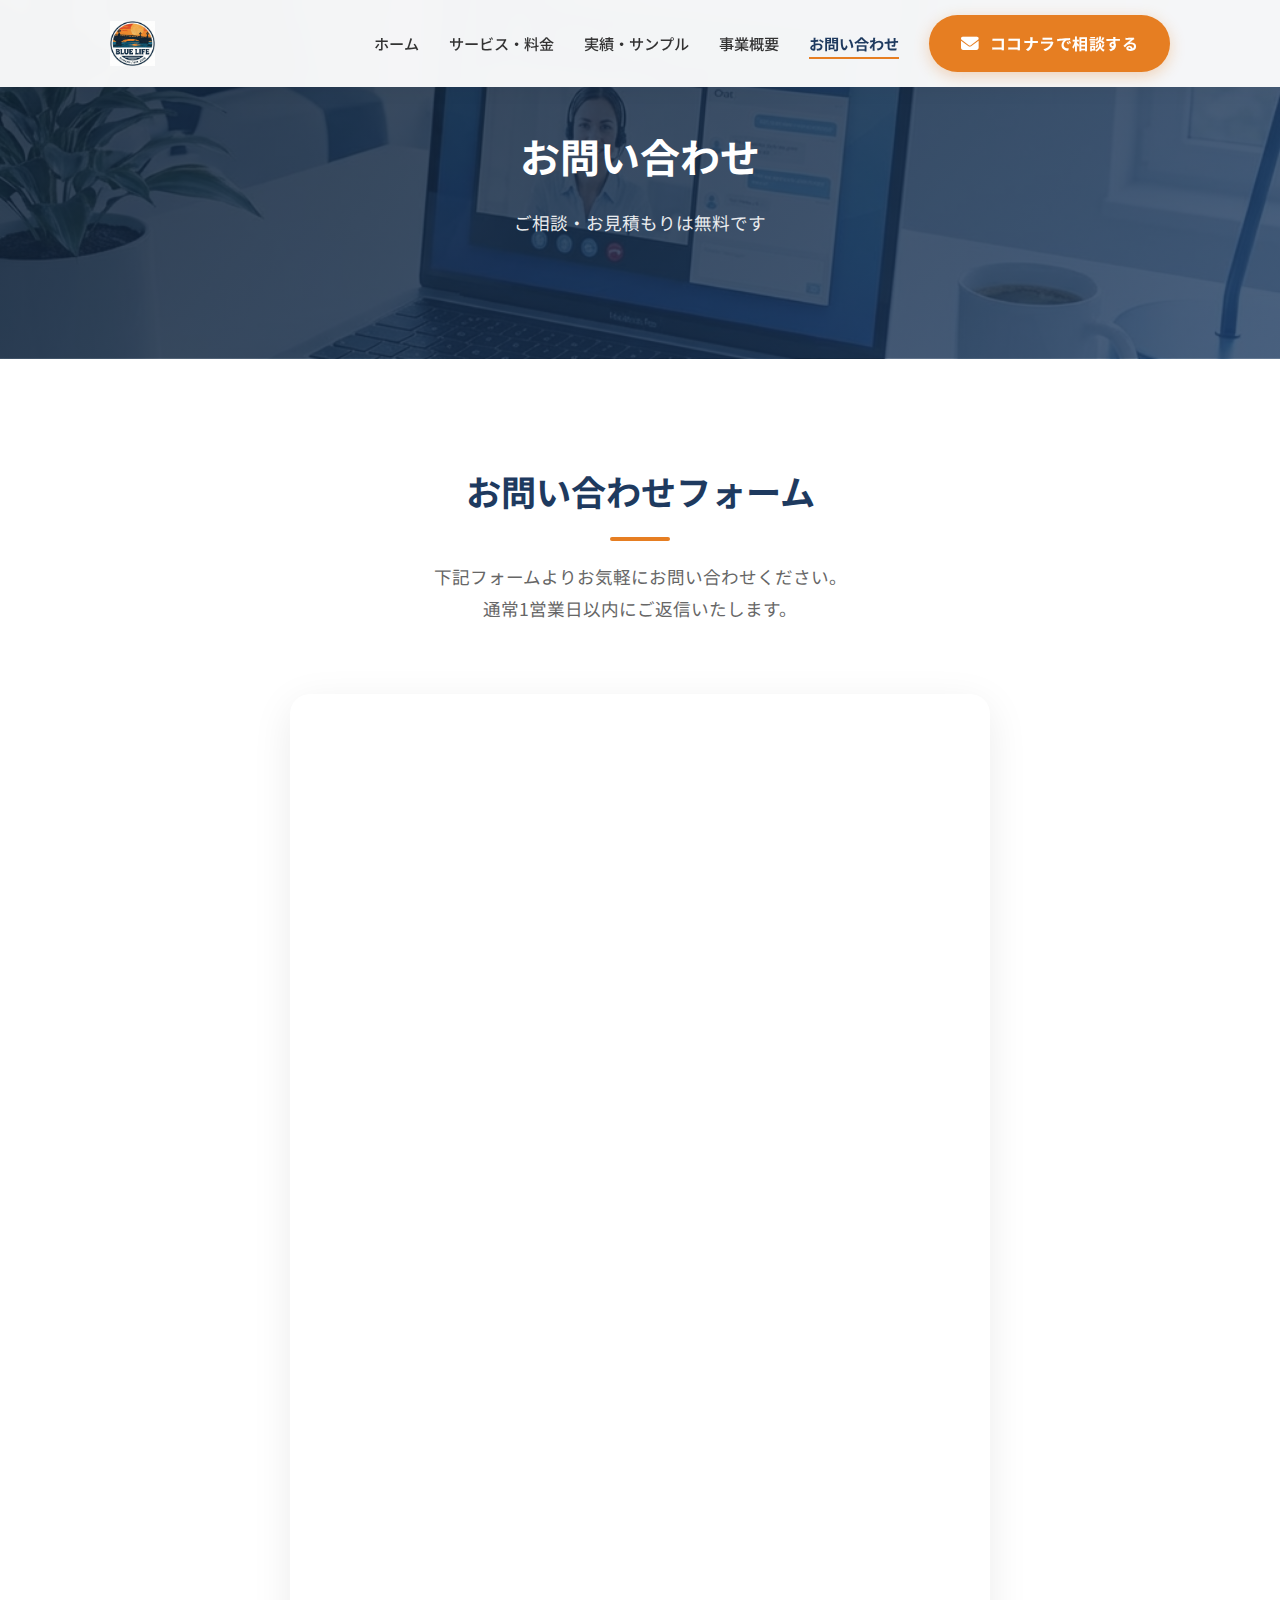
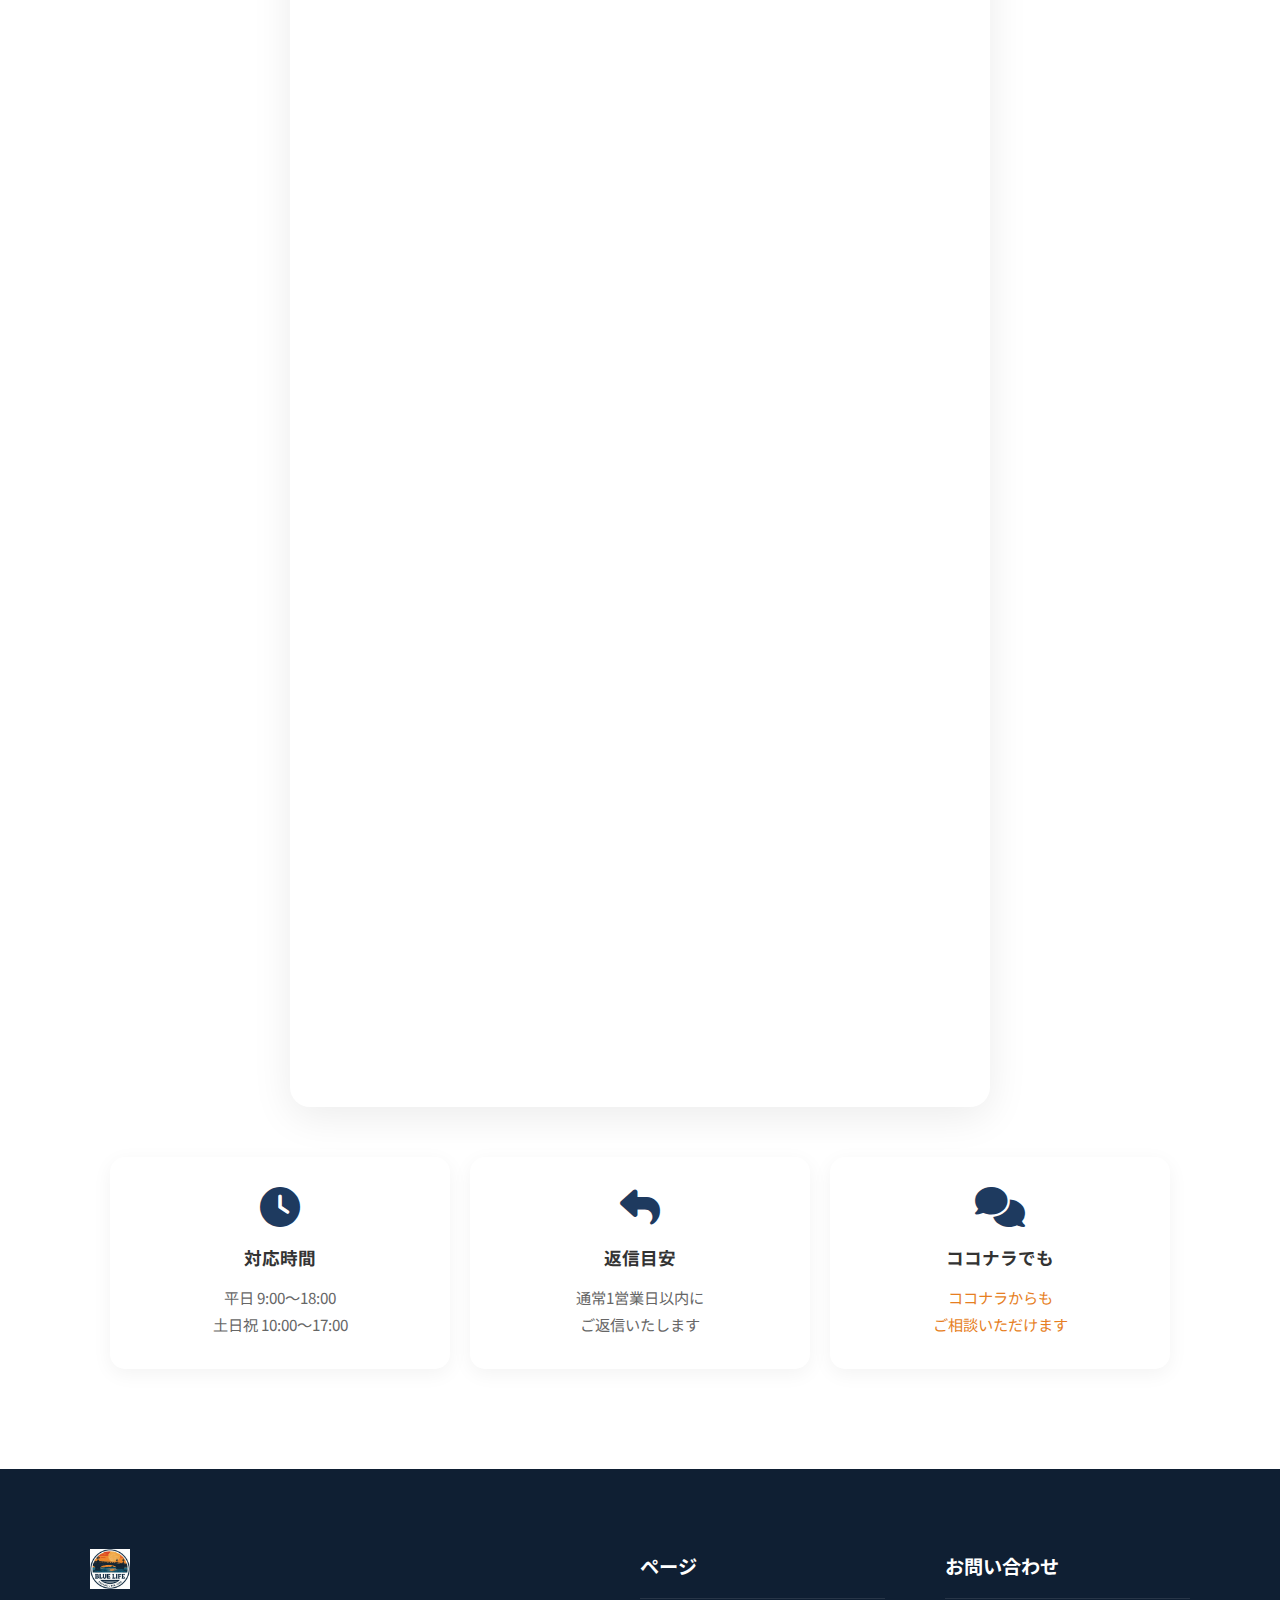
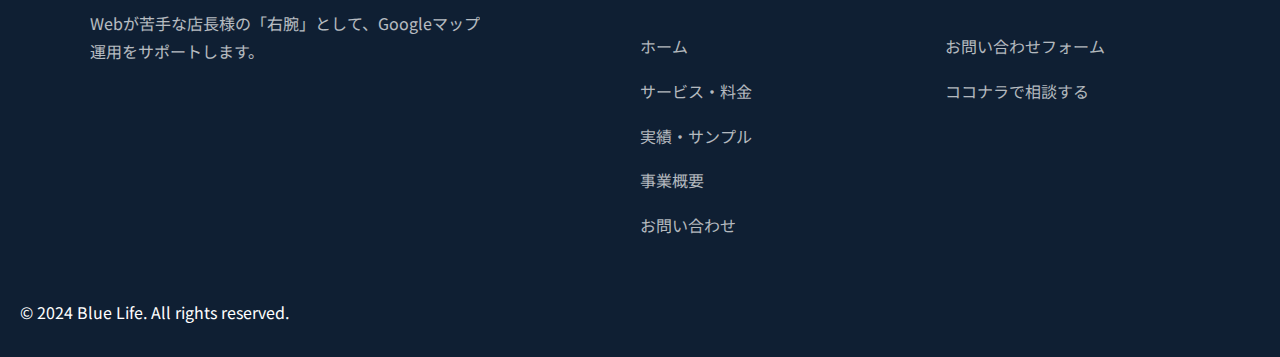
<file: contact-original.html>
<!DOCTYPE html>
<html lang="ja">

<head>
    <meta charset="UTF-8">
    <meta name="viewport" content="width=device-width, initial-scale=1.0">
    <meta name="description" content="Blue Lifeへのお問い合わせ。MEO・Googleマップ運用代行に関するご相談・お見積もりはこちらから。">
    <title>お問い合わせ | Blue Life【全国対応・MEO運用代行】</title>
    <link rel="stylesheet" href="https://cdnjs.cloudflare.com/ajax/libs/font-awesome/6.4.0/css/all.min.css">
    <link rel="preconnect" href="https://fonts.googleapis.com">
    <link rel="preconnect" href="https://fonts.gstatic.com" crossorigin>
    <link href="https://fonts.googleapis.com/css2?family=Noto+Sans+JP:wght@400;500;700&display=swap" rel="stylesheet">
    <link rel="stylesheet" href="style.css">
    <style>
        .contact-form {
            background: white;
            border-radius: 20px;
            box-shadow: 0 10px 40px rgba(0, 0, 0, 0.08);
            padding: 50px;
            max-width: 700px;
            margin: 0 auto;
        }

        .form-group {
            margin-bottom: 25px;
        }

        .form-group label {
            display: block;
            font-weight: 600;
            margin-bottom: 8px;
            color: var(--text);
        }

        .form-group label .required {
            background: var(--accent);
            color: white;
            font-size: 0.75rem;
            padding: 2px 8px;
            border-radius: 3px;
            margin-left: 8px;
        }

        .form-group input,
        .form-group textarea,
        .form-group select {
            width: 100%;
            padding: 15px;
            border: 2px solid #e0e0e0;
            border-radius: 10px;
            font-size: 1rem;
            font-family: inherit;
            transition: border-color 0.3s, box-shadow 0.3s;
        }

        .form-group input:focus,
        .form-group textarea:focus,
        .form-group select:focus {
            outline: none;
            border-color: var(--primary);
            box-shadow: 0 0 0 3px rgba(30, 136, 229, 0.1);
        }

        .form-group textarea {
            min-height: 150px;
            resize: vertical;
        }

        .form-submit {
            text-align: center;
            margin-top: 30px;
        }

        .form-submit button {
            background: linear-gradient(135deg, var(--primary) 0%, var(--primary-light) 100%);
            color: white;
            border: none;
            padding: 18px 50px;
            font-size: 1.1rem;
            font-weight: 700;
            border-radius: 50px;
            cursor: pointer;
            transition: transform 0.3s, box-shadow 0.3s;
        }

        .form-submit button:hover {
            transform: translateY(-3px);
            box-shadow: 0 10px 30px rgba(30, 136, 229, 0.3);
        }

        .contact-info-cards {
            display: grid;
            grid-template-columns: repeat(auto-fit, minmax(250px, 1fr));
            gap: 20px;
            margin-top: 50px;
        }

        .contact-info-card {
            background: white;
            border-radius: 15px;
            padding: 30px;
            text-align: center;
            box-shadow: 0 5px 20px rgba(0, 0, 0, 0.05);
        }

        .contact-info-card i {
            font-size: 2.5rem;
            color: var(--primary);
            margin-bottom: 15px;
        }

        .contact-info-card h3 {
            font-size: 1.1rem;
            margin-bottom: 10px;
            color: var(--text);
        }

        .contact-info-card p {
            color: #666;
            font-size: 0.95rem;
        }

        .form-note {
            background: #f8f9fa;
            padding: 20px;
            border-radius: 10px;
            margin-top: 20px;
            font-size: 0.9rem;
            color: #666;
        }

        .form-note i {
            color: var(--primary);
            margin-right: 8px;
        }

        @media (max-width: 768px) {
            .contact-form {
                padding: 30px 20px;
            }
        }
    </style>
</head>

<body>
    <!-- ヘッダー -->
    <header class="header">
        <div class="header-inner">
            <a href="index.html" class="logo"><img src="images/logo-bluelife.png" alt="Blue Life"
                    style="height: 45px; vertical-align: middle;"></a>
            <nav class="nav">
                <ul class="nav-list" id="navList">
                    <li><a href="index.html">ホーム</a></li>
                    <li><a href="service.html">サービス・料金</a></li>
                    <li><a href="portfolio.html">実績・サンプル</a></li>
                    <li><a href="profile.html">事業概要</a></li>
                    <li><a href="contact.html" class="active">お問い合わせ</a></li>
                </ul>
                <a href="https://coconala.com/users/5311104" target="_blank" class="btn btn-primary"><i
                        class="fa-solid fa-envelope"></i> ココナラで相談する</a>
                <div class="hamburger" id="hamburger" onclick="toggleMenu()">
                    <span></span>
                    <span></span>
                    <span></span>
                </div>
            </nav>
        </div>
    </header>

    <!-- ページヘッダー -->
    <section class="page-header"
        style="background: var(--hero-overlay), url('images/support-online.png'); background-size: cover; background-position: center; padding: 120px 20px; text-align: center; color: white;">
        <h1 style="font-size: 2.5rem; margin-bottom: 15px;">お問い合わせ</h1>
        <p style="font-size: 1.1rem; opacity: 0.9;">ご相談・お見積もりは無料です</p>
    </section>

    <!-- お問い合わせフォーム -->
    <section class="section">
        <div class="container">
            <div class="section-header">
                <h2>お問い合わせフォーム</h2>
                <p>下記フォームよりお気軽にお問い合わせください。<br>通常1営業日以内にご返信いたします。</p>
            </div>

            <div class="contact-form" style="padding: 20px;">
                <iframe
                    src="https://docs.google.com/forms/d/e/1FAIpQLSch2mWi3oLki_4tXXvLVp75WBYhBvxdr16PuK_PFAzAK0dBTQ/viewform?embedded=true"
                    width="100%" height="1965" frameborder="0" marginheight="0" marginwidth="0"
                    style="border-radius: 10px;">
                    読み込んでいます…
                </iframe>
            </div>

            <!-- 連絡先カード -->
            <div class="contact-info-cards">
                <div class="contact-info-card">
                    <i class="fa-solid fa-clock"></i>
                    <h3>対応時間</h3>
                    <p>平日 9:00〜18:00<br>土日祝 10:00〜17:00</p>
                </div>
                <div class="contact-info-card">
                    <i class="fa-solid fa-reply"></i>
                    <h3>返信目安</h3>
                    <p>通常1営業日以内に<br>ご返信いたします</p>
                </div>
                <div class="contact-info-card">
                    <i class="fa-solid fa-comments"></i>
                    <h3>ココナラでも</h3>
                    <p><a href="https://coconala.com/users/5311104" target="_blank"
                            style="color: var(--accent);">ココナラからも<br>ご相談いただけます</a></p>
                </div>
            </div>
        </div>
    </section>

    <!-- フッター -->
    <footer class="footer">
        <div class="footer-content">
            <div class="footer-about">
                <div class="footer-logo"><img src="images/logo-bluelife.png" alt="Blue Life" style="height: 40px;">
                </div>
                <p class="footer-desc">Webが苦手な店長様の「右腕」として、Googleマップ運用をサポートします。</p>
            </div>
            <div class="footer-nav">
                <h4>ページ</h4>
                <ul class="footer-links">
                    <li><a href="index.html">ホーム</a></li>
                    <li><a href="service.html">サービス・料金</a></li>
                    <li><a href="portfolio.html">実績・サンプル</a></li>
                    <li><a href="profile.html">事業概要</a></li>
                    <li><a href="contact.html">お問い合わせ</a></li>
                </ul>
            </div>
            <div class="footer-info">
                <h4>お問い合わせ</h4>
                <ul class="footer-links">
                    <li><a href="contact.html">お問い合わせフォーム</a></li>
                    <li><a href="https://coconala.com/users/5311104" target="_blank">ココナラで相談する</a></li>
                </ul>
            </div>
        </div>
        <div class="footer-bottom">
            <p>&copy; 2024 Blue Life. All rights reserved.</p>
        </div>
    </footer>

    <script>
        function toggleMenu() {
            document.getElementById('navList').classList.toggle('active');
        }
    </script>
</body>

</html>
</file>
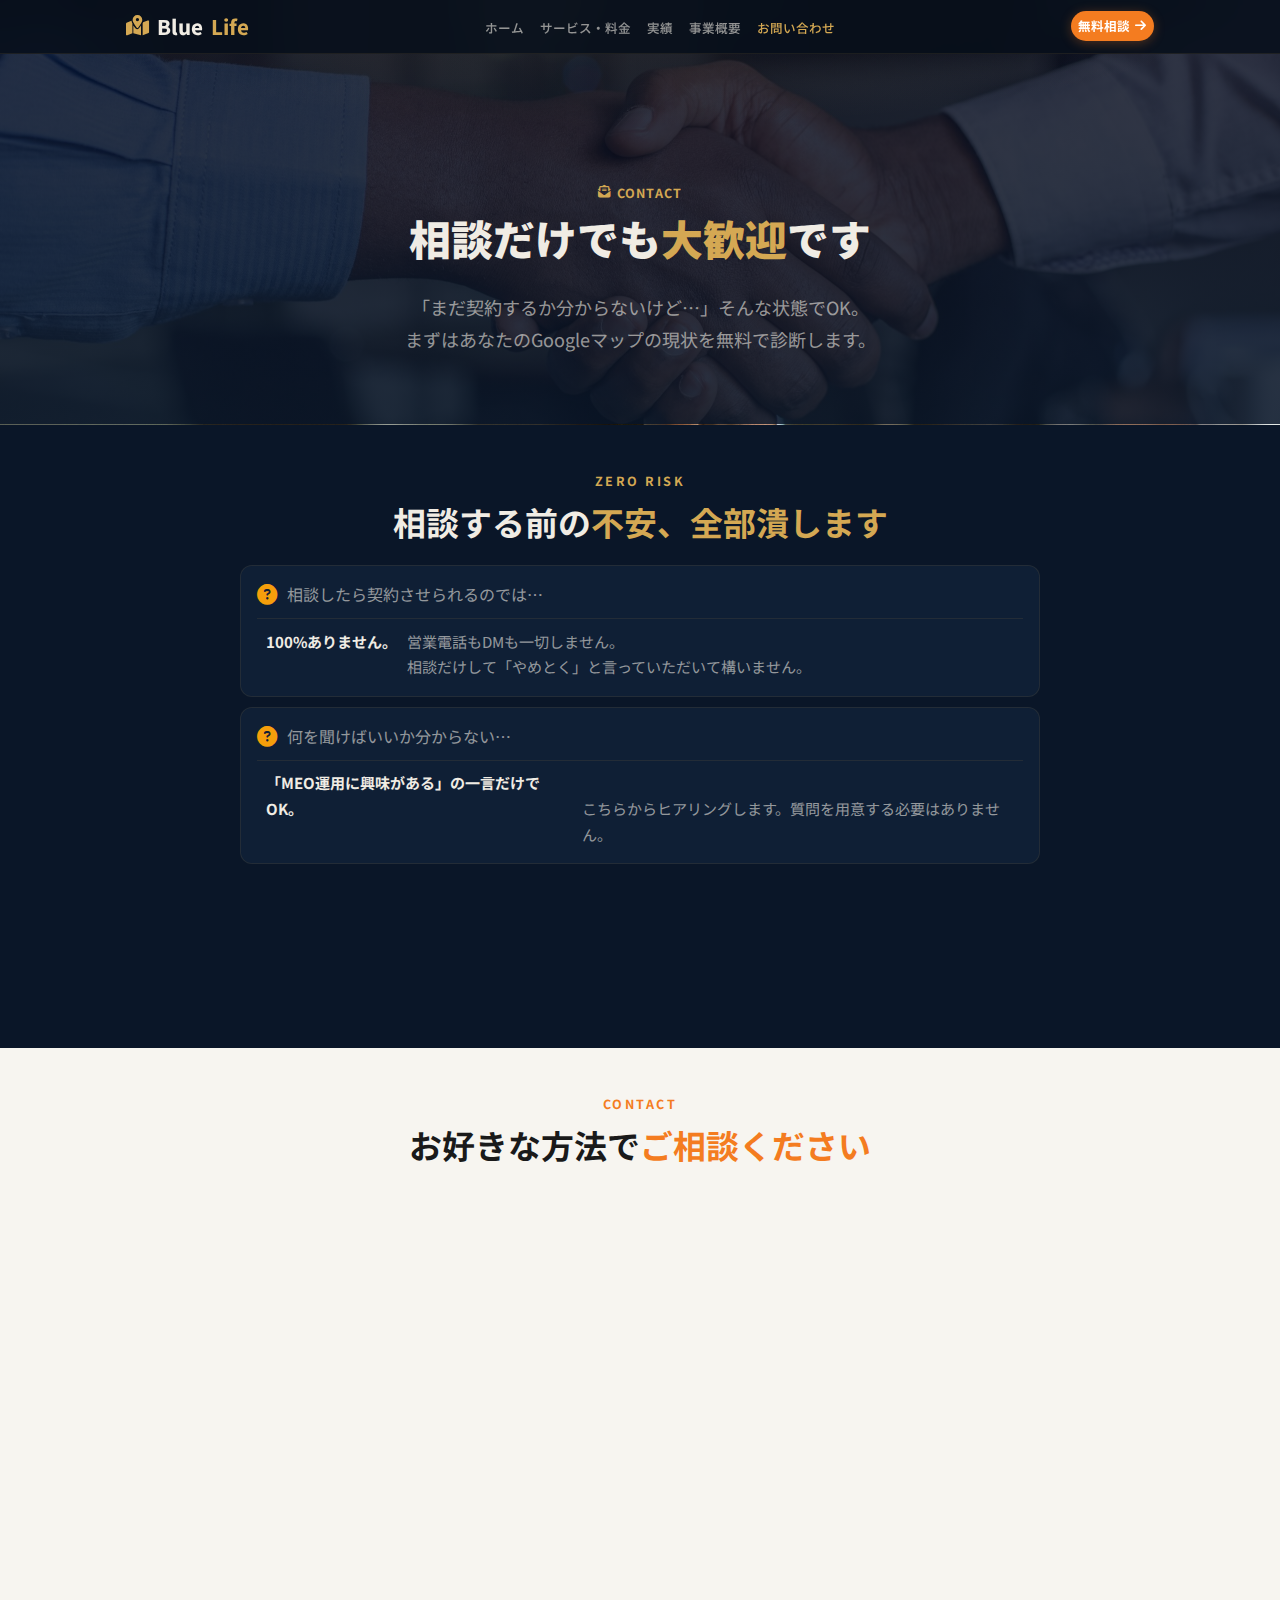
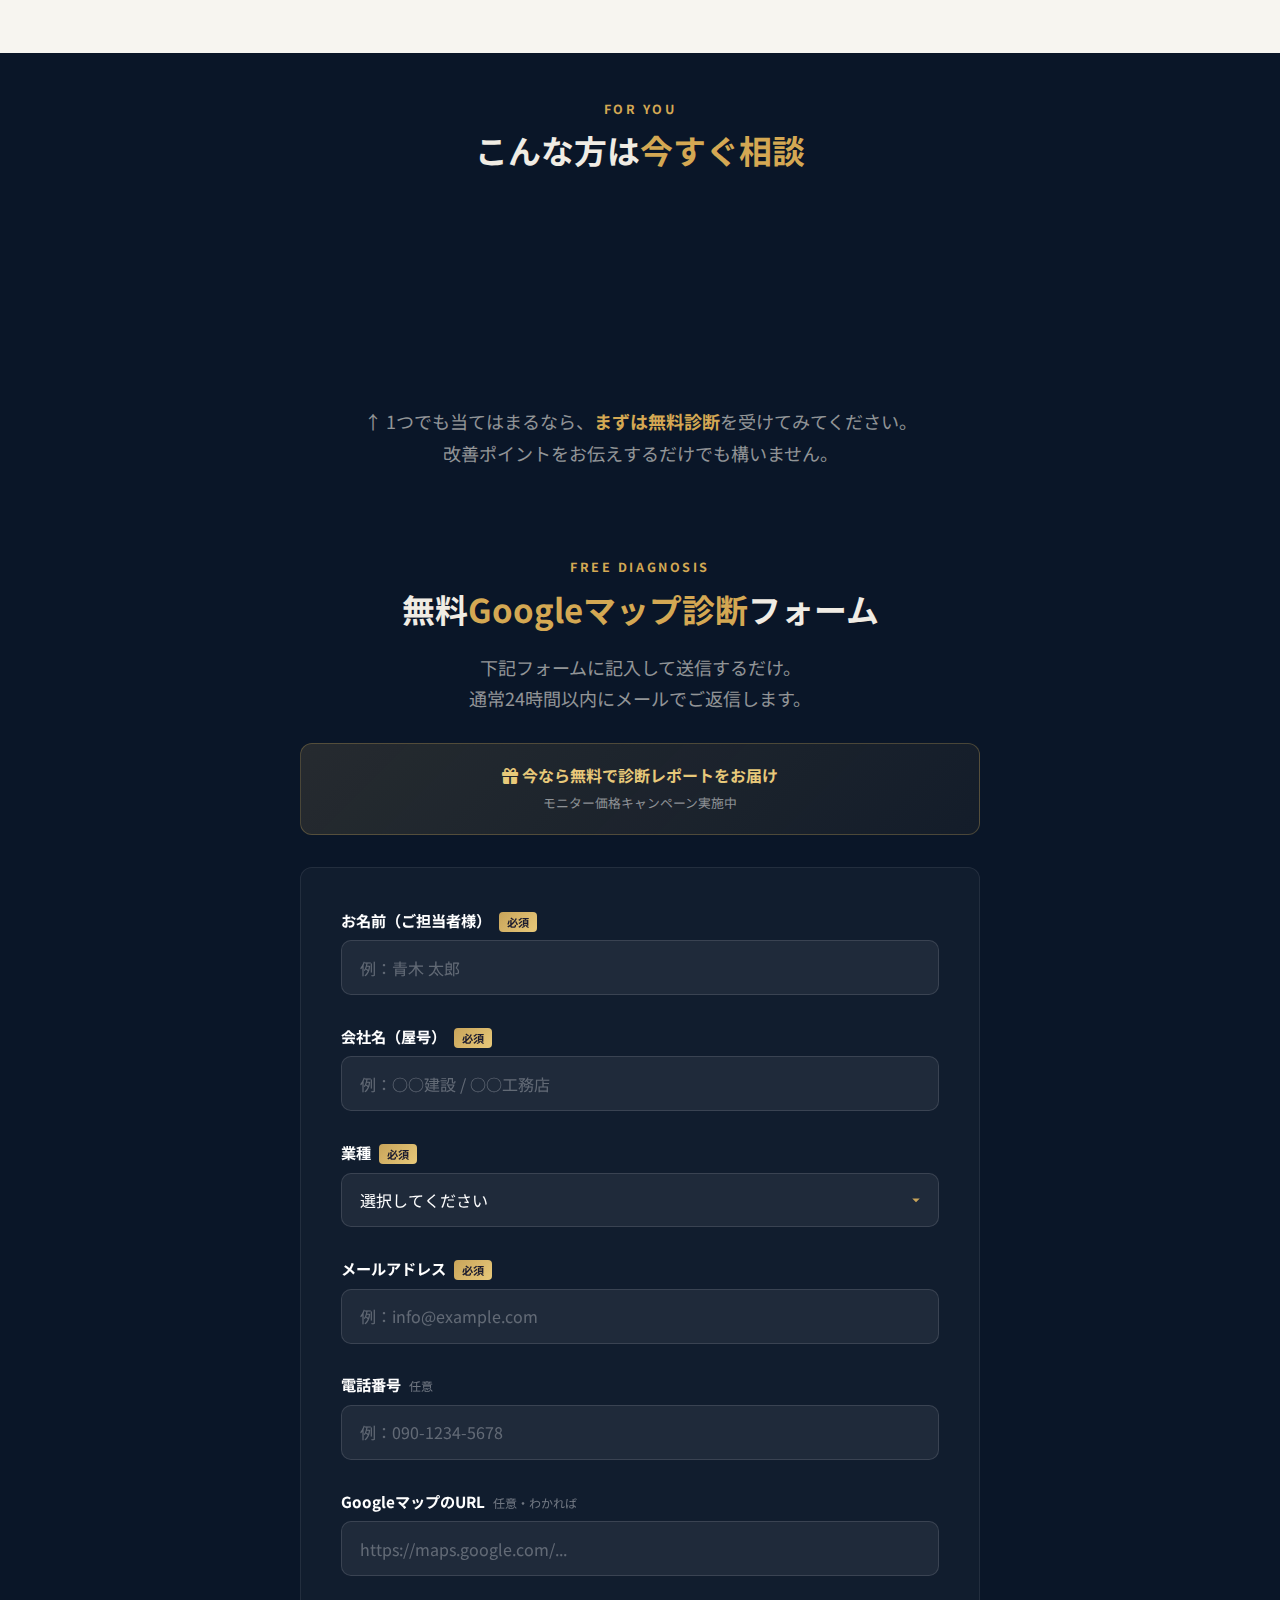
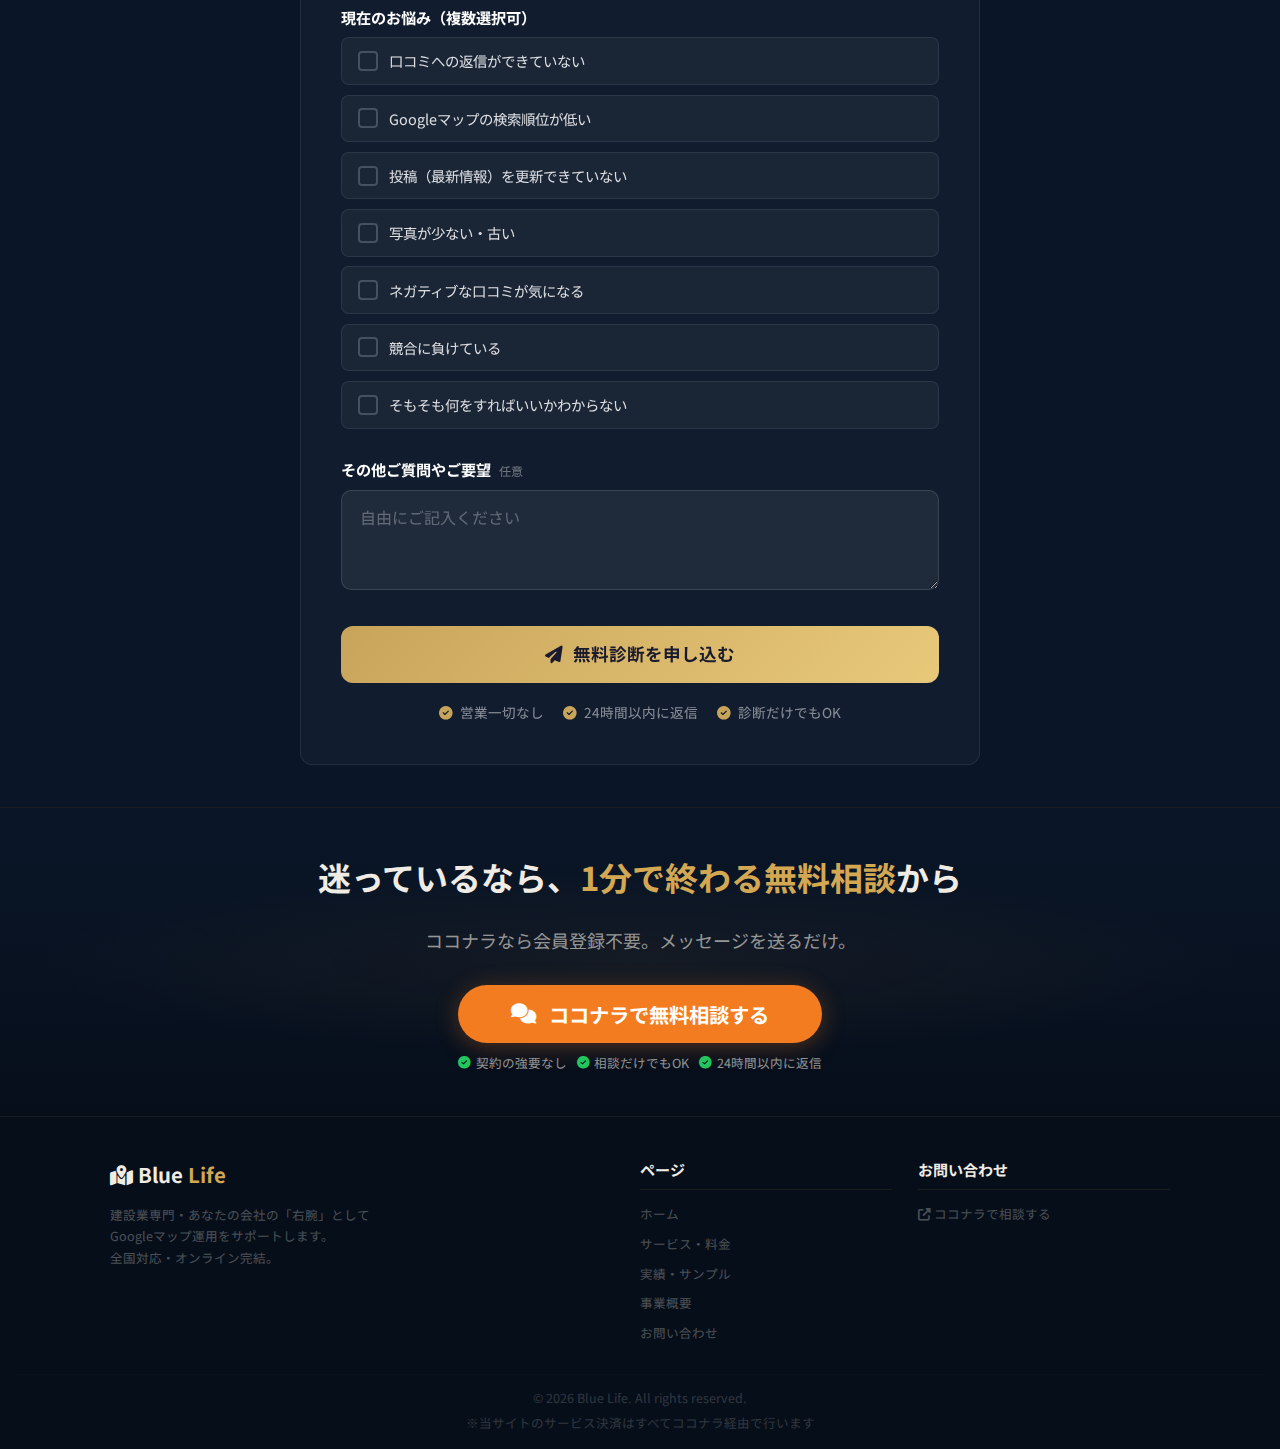
<file: contact.html>
<!DOCTYPE html>
<html lang="ja">

<head>
    <meta charset="UTF-8">
    <meta name="viewport" content="width=device-width, initial-scale=1.0">
    <meta name="description" content="Blue Lifeへのお問い合わせ。Googleマップ運用の無料診断も実施中。相談だけでもOK、営業一切なし。">
    <title>お問い合わせ｜無料で現状診断します | Blue Life</title>
    <link rel="preconnect" href="https://fonts.googleapis.com">
    <link rel="preconnect" href="https://fonts.gstatic.com" crossorigin>
    <link href="https://fonts.googleapis.com/css2?family=Noto+Sans+JP:wght@400;500;700;900&display=swap"
        rel="stylesheet">
    <link rel="stylesheet" href="https://cdnjs.cloudflare.com/ajax/libs/font-awesome/6.5.0/css/all.min.css">
    <link rel="stylesheet" href="liftkit-base/liftkitvars.css">
    <link rel="stylesheet" href="liftkit-base/liftkit-core.css">
    <link rel="stylesheet" href="style-golden.css">
</head>

<body>
    <!-- ━━━ Navigation ━━━ -->
    <nav class="nav" id="nav">
        <div class="nav-inner">
            <a href="index.html" class="nav-logo"><i class="fa-solid fa-map-location-dot"></i> Blue
                <span>Life</span></a>
            <ul class="nav-links" id="navLinks">
                <li><a href="index.html">ホーム</a></li>
                <li><a href="service.html">サービス・料金</a></li>
                <li><a href="portfolio.html">実績</a></li>
                <li><a href="profile.html">事業概要</a></li>
                <li><a href="contact.html" class="active">お問い合わせ</a></li>
            </ul>
            <a href="https://coconala.com/users/5311104" target="_blank" class="nav-cta">無料相談 <i
                    class="fa-solid fa-arrow-right"></i></a>
            <button class="nav-toggle" id="navToggle" aria-label="メニュー"><span></span><span></span><span></span></button>
        </div>
    </nav>

    <!-- ━━━ HERO ━━━ -->
    <header class="page-hero page-hero--tall" style="background-image:url('images/hero-contact.jpg');">
        <div class="page-hero-eyebrow"><i class="fa-solid fa-envelope-open-text"></i> CONTACT</div>
        <h1>相談だけでも<span class="highlight">大歓迎</span>です</h1>
        <p>「まだ契約するか分からないけど…」そんな状態でOK。<br>まずはあなたのGoogleマップの現状を無料で診断します。</p>
    </header>

    <!-- ━━━ 相談前の不安を潰す ━━━ -->
    <section class="section section--dark" id="anxiety">
        <div class="container">
            <div class="section-label">ZERO RISK</div>
            <h2 class="section-heading">相談する前の<span class="highlight">不安、全部潰します</span></h2>

            <div class="anxiety-grid">
                <div class="anxiety-card">
                    <div class="anxiety-worry">
                        <i class="fa-solid fa-circle-question"></i>
                        <span>相談したら契約させられるのでは…</span>
                    </div>
                    <div class="anxiety-answer">
                        <i class="fa-solid fa-shield-check"></i>
                        <strong>100%ありません。</strong>営業電話もDMも一切しません。<br>相談だけして「やめとく」と言っていただいて構いません。
                    </div>
                </div>
                <div class="anxiety-card">
                    <div class="anxiety-worry">
                        <i class="fa-solid fa-circle-question"></i>
                        <span>何を聞けばいいか分からない…</span>
                    </div>
                    <div class="anxiety-answer">
                        <i class="fa-solid fa-shield-check"></i>
                        <strong>「MEO運用に興味がある」の一言だけでOK。</strong><br>こちらからヒアリングします。質問を用意する必要はありません。
                    </div>
                </div>
                <div class="anxiety-card">
                    <div class="anxiety-worry">
                        <i class="fa-solid fa-circle-question"></i>
                        <span>返信が遅いんじゃ…</span>
                    </div>
                    <div class="anxiety-answer">
                        <i class="fa-solid fa-shield-check"></i>
                        <strong>24時間以内に必ず返信します。</strong>土日祝も稼働中。<br>お急ぎの場合は「急ぎ」と一言添えてください。
                    </div>
                </div>
            </div>
        </div>
    </section>

    <!-- ━━━ 2つの相談方法 ━━━ -->
    <section class="section section--light" id="contact-methods">
        <div class="container">
            <div class="section-label">CONTACT</div>
            <h2 class="section-heading">お好きな方法で<span class="highlight-dark">ご相談ください</span></h2>

            <div class="contact-methods-grid">
                <!-- Method 1: ココナラ -->
                <div class="contact-method-card contact-method-card--primary">
                    <div class="contact-method-badge">おすすめ</div>
                    <div class="contact-method-icon"><i class="fa-solid fa-comments"></i></div>
                    <h3>ココナラでメッセージ</h3>
                    <p>最もスムーズ。購入前の相談も無料。<br>見積もり・質問・雑談、何でもOK。</p>
                    <ul class="contact-method-features">
                        <li><i class="fa-solid fa-check"></i> 会員登録不要で相談可</li>
                        <li><i class="fa-solid fa-check"></i> エスクロー（仲介）で安心</li>
                        <li><i class="fa-solid fa-check"></i> 返金保証あり</li>
                    </ul>
                    <a href="https://coconala.com/users/5311104" target="_blank" class="btn-primary"
                        style="width: 100%;">
                        <i class="fa-solid fa-external-link-alt"></i> ココナラで相談する
                    </a>
                    <span class="contact-method-time"><i class="fa-regular fa-clock"></i> 所要時間：1分</span>
                </div>

                <!-- Method 2: フォーム -->
                <div class="contact-method-card">
                    <div class="contact-method-icon"><i class="fa-solid fa-envelope"></i></div>
                    <h3>お問い合わせフォーム</h3>
                    <p>ココナラのアカウントがない方はこちら。<br>内容確認後、メールでご返信します。</p>
                    <ul class="contact-method-features">
                        <li><i class="fa-solid fa-check"></i> メールアドレスだけで送信可</li>
                        <li><i class="fa-solid fa-check"></i> 24時間以内に返信</li>
                    </ul>
                    <a href="#form-section" class="btn-outline" style="width: 100%;">
                        <i class="fa-solid fa-arrow-down"></i> フォームへスクロール
                    </a>
                </div>
            </div>
        </div>
    </section>

    <!-- ━━━ こんな方はぜひ ━━━ -->
    <section class="section section--dark" id="target">
        <div class="container">
            <div class="section-label">FOR YOU</div>
            <h2 class="section-heading">こんな方は<span class="highlight">今すぐ相談</span></h2>

            <div class="target-grid">
                <div class="target-item">
                    <div class="target-icon"><i class="fa-solid fa-star-half-stroke"></i></div>
                    <p>口コミへの返信が<br><strong>1ヶ月以上</strong>止まっている</p>
                </div>
                <div class="target-item">
                    <div class="target-icon"><i class="fa-solid fa-magnifying-glass-minus"></i></div>
                    <p>「近くの〇〇」で検索しても<br><strong>自分の店が出てこない</strong></p>
                </div>
                <div class="target-item">
                    <div class="target-icon"><i class="fa-solid fa-laptop-code"></i></div>
                    <p>パソコン作業が<strong>苦手</strong>で<br>後回しにしてしまう</p>
                </div>
                <div class="target-item">
                    <div class="target-icon"><i class="fa-solid fa-yen-sign"></i></div>
                    <p>MEO業者に見積もったら<br><strong>月3万円以上</strong>と言われた</p>
                </div>
            </div>

            <div class="target-answer">
                <p>↑ 1つでも当てはまるなら、<strong>まずは無料診断</strong>を受けてみてください。<br>改善ポイントをお伝えするだけでも構いません。</p>
            </div>
        </div>
    </section>

    <!-- ━━━ フォーム ━━━ -->
    <style>
        .form-container {
            max-width: 680px;
            margin: 0 auto;
        }

        .form-card {
            background: rgba(255, 255, 255, 0.03);
            border: 1px solid rgba(255, 255, 255, 0.08);
            border-radius: var(--radius, 16px);
            padding: 2.5rem;
            backdrop-filter: blur(20px);
        }

        .form-group {
            margin-bottom: 1.8rem;
        }

        .form-group label.form-label {
            display: block;
            font-weight: 700;
            margin-bottom: 0.5rem;
            color: #fff;
            font-size: 0.95rem;
        }

        .form-group .required {
            background: linear-gradient(135deg, #c8a45a, #e8c97a);
            color: #1a1a2e;
            font-size: 0.7rem;
            font-weight: 700;
            padding: 2px 8px;
            border-radius: 4px;
            margin-left: 8px;
        }

        .form-group .optional {
            color: rgba(255, 255, 255, 0.4);
            font-size: 0.75rem;
            font-weight: 400;
            margin-left: 8px;
        }

        .form-group input[type="text"],
        .form-group input[type="email"],
        .form-group input[type="tel"],
        .form-group input[type="url"],
        .form-group select,
        .form-group textarea {
            width: 100%;
            padding: 0.9rem 1.1rem;
            background: rgba(255, 255, 255, 0.06);
            border: 1px solid rgba(255, 255, 255, 0.12);
            border-radius: 10px;
            color: #fff;
            font-size: 1rem;
            font-family: 'Noto Sans JP', sans-serif;
            transition: border-color 0.3s, box-shadow 0.3s;
            outline: none;
            box-sizing: border-box;
        }

        .form-group input:focus,
        .form-group select:focus,
        .form-group textarea:focus {
            border-color: #c8a45a;
            box-shadow: 0 0 0 3px rgba(200, 164, 90, 0.15);
        }

        .form-group input::placeholder,
        .form-group textarea::placeholder {
            color: rgba(255, 255, 255, 0.3);
        }

        .form-group select {
            appearance: none;
            background-image: url("data:image/svg+xml,%3Csvg xmlns='http://www.w3.org/2000/svg' width='12' height='12' fill='%23c8a45a' viewBox='0 0 16 16'%3E%3Cpath d='M8 11L3 6h10z'/%3E%3C/svg%3E");
            background-repeat: no-repeat;
            background-position: right 1rem center;
            padding-right: 2.5rem;
        }

        .form-group select option {
            background: #1a1a2e;
            color: #fff;
        }

        .form-group textarea {
            resize: vertical;
            min-height: 100px;
        }

        .checkbox-grid {
            display: grid;
            grid-template-columns: 1fr;
            gap: 0.6rem;
        }

        .checkbox-item {
            display: flex;
            align-items: center;
            gap: 0.7rem;
            padding: 0.7rem 1rem;
            background: rgba(255, 255, 255, 0.04);
            border: 1px solid rgba(255, 255, 255, 0.08);
            border-radius: 8px;
            cursor: pointer;
            transition: background 0.2s, border-color 0.2s;
        }

        .checkbox-item:hover {
            background: rgba(200, 164, 90, 0.08);
            border-color: rgba(200, 164, 90, 0.3);
        }

        .checkbox-item input[type="checkbox"] {
            appearance: none;
            width: 20px;
            height: 20px;
            border: 2px solid rgba(255, 255, 255, 0.2);
            border-radius: 4px;
            cursor: pointer;
            flex-shrink: 0;
            position: relative;
            transition: all 0.2s;
        }

        .checkbox-item input[type="checkbox"]:checked {
            background: linear-gradient(135deg, #c8a45a, #e8c97a);
            border-color: #c8a45a;
        }

        .checkbox-item input[type="checkbox"]:checked::after {
            content: '✓';
            position: absolute;
            top: 50%;
            left: 50%;
            transform: translate(-50%, -50%);
            color: #1a1a2e;
            font-size: 14px;
            font-weight: 700;
        }

        .checkbox-item span {
            color: rgba(255, 255, 255, 0.85);
            font-size: 0.9rem;
        }

        .form-submit-btn {
            display: flex;
            align-items: center;
            justify-content: center;
            gap: 0.6rem;
            width: 100%;
            padding: 1.1rem;
            background: linear-gradient(135deg, #c8a45a, #e8c97a);
            color: #1a1a2e;
            border: none;
            border-radius: 12px;
            font-size: 1.1rem;
            font-weight: 700;
            font-family: 'Noto Sans JP', sans-serif;
            cursor: pointer;
            transition: transform 0.2s, box-shadow 0.2s;
            margin-top: 1.5rem;
        }

        .form-submit-btn:hover {
            transform: translateY(-2px);
            box-shadow: 0 8px 30px rgba(200, 164, 90, 0.3);
        }

        .form-submit-btn:disabled {
            opacity: 0.6;
            cursor: not-allowed;
            transform: none;
        }

        .form-notes {
            display: flex;
            flex-wrap: wrap;
            justify-content: center;
            gap: 1.2rem;
            margin-top: 1.2rem;
            font-size: 0.85rem;
            color: rgba(255, 255, 255, 0.5);
        }

        .form-notes span i {
            color: #c8a45a;
            margin-right: 4px;
        }

        .form-success {
            display: none;
            text-align: center;
            padding: 3rem 2rem;
        }

        .form-success.show {
            display: block;
        }

        .form-success .success-icon {
            font-size: 3rem;
            color: #c8a45a;
            margin-bottom: 1.5rem;
        }

        .form-success h3 {
            font-size: 1.5rem;
            color: #fff;
            margin-bottom: 1rem;
        }

        .form-success p {
            color: rgba(255, 255, 255, 0.7);
            line-height: 1.8;
        }

        .form-benefit {
            background: linear-gradient(135deg, rgba(200, 164, 90, 0.15), rgba(200, 164, 90, 0.05));
            border: 1px solid rgba(200, 164, 90, 0.3);
            border-radius: 12px;
            padding: 1.2rem;
            margin-bottom: 2rem;
            text-align: center;
        }

        .form-benefit p {
            color: #e8c97a;
            font-weight: 700;
            font-size: 1rem;
            margin: 0;
        }

        .form-benefit small {
            color: rgba(255, 255, 255, 0.5);
            font-size: 0.8rem;
        }

        @media (max-width: 768px) {
            .form-card {
                padding: 1.5rem;
            }
        }
    </style>

    <section class="section section--dark" id="form-section">
        <div class="container">
            <div class="section-label">FREE DIAGNOSIS</div>
            <h2 class="section-heading">無料<span class="highlight">Googleマップ診断</span>フォーム</h2>
            <p class="section-lead">下記フォームに記入して送信するだけ。<br>通常24時間以内にメールでご返信します。</p>

            <div class="form-container">
                <div class="form-benefit">
                    <p><i class="fa-solid fa-gift"></i> 今なら無料で診断レポートをお届け</p>
                    <small>モニター価格キャンペーン実施中</small>
                </div>

                <div class="form-card" id="formCard">
                    <form id="diagnosisForm" onsubmit="return submitForm(event)">
                        <div class="form-group">
                            <label class="form-label">お名前（ご担当者様）<span class="required">必須</span></label>
                            <input type="text" name="name" placeholder="例：青木 太郎" required>
                        </div>
                        <div class="form-group">
                            <label class="form-label">会社名（屋号）<span class="required">必須</span></label>
                            <input type="text" name="company" placeholder="例：○○建設 / ○○工務店" required>
                        </div>
                        <div class="form-group">
                            <label class="form-label">業種<span class="required">必須</span></label>
                            <select name="industry" required>
                                <option value="" disabled selected>選択してください</option>
                                <option value="ガラス工事">ガラス工事</option>
                                <option value="外壁工事">外壁工事</option>
                                <option value="塗装業">塗装業</option>
                                <option value="リフォーム">リフォーム</option>
                                <option value="防水・屋根工事">防水・屋根工事</option>
                                <option value="建築・内装">建築・内装</option>
                                <option value="エクステリア・造園">エクステリア・造園</option>
                                <option value="その他の建設業">その他の建設業</option>
                                <option value="その他">その他</option>
                            </select>
                        </div>
                        <div class="form-group">
                            <label class="form-label">メールアドレス<span class="required">必須</span></label>
                            <input type="email" name="email" placeholder="例：info@example.com" required>
                        </div>
                        <div class="form-group">
                            <label class="form-label">電話番号<span class="optional">任意</span></label>
                            <input type="tel" name="phone" placeholder="例：090-1234-5678">
                        </div>
                        <div class="form-group">
                            <label class="form-label">GoogleマップのURL<span class="optional">任意・わかれば</span></label>
                            <input type="url" name="google_maps_url" placeholder="https://maps.google.com/...">
                        </div>
                        <div class="form-group">
                            <label class="form-label">現在のお悩み（複数選択可）</label>
                            <div class="checkbox-grid">
                                <label class="checkbox-item"><input type="checkbox" name="concerns"
                                        value="口コミへの返信ができていない"><span>口コミへの返信ができていない</span></label>
                                <label class="checkbox-item"><input type="checkbox" name="concerns"
                                        value="Googleマップの検索順位が低い"><span>Googleマップの検索順位が低い</span></label>
                                <label class="checkbox-item"><input type="checkbox" name="concerns"
                                        value="投稿（最新情報）を更新できていない"><span>投稿（最新情報）を更新できていない</span></label>
                                <label class="checkbox-item"><input type="checkbox" name="concerns"
                                        value="写真が少ない・古い"><span>写真が少ない・古い</span></label>
                                <label class="checkbox-item"><input type="checkbox" name="concerns"
                                        value="ネガティブな口コミが気になる"><span>ネガティブな口コミが気になる</span></label>
                                <label class="checkbox-item"><input type="checkbox" name="concerns"
                                        value="競合に負けている"><span>競合に負けている</span></label>
                                <label class="checkbox-item"><input type="checkbox" name="concerns"
                                        value="そもそも何をすればいいかわからない"><span>そもそも何をすればいいかわからない</span></label>
                            </div>
                        </div>
                        <div class="form-group">
                            <label class="form-label">その他ご質問やご要望<span class="optional">任意</span></label>
                            <textarea name="message" placeholder="自由にご記入ください"></textarea>
                        </div>
                        <button type="submit" class="form-submit-btn" id="submitBtn">
                            <i class="fa-solid fa-paper-plane"></i> 無料診断を申し込む
                        </button>
                        <div class="form-notes">
                            <span><i class="fa-solid fa-circle-check"></i> 営業一切なし</span>
                            <span><i class="fa-solid fa-circle-check"></i> 24時間以内に返信</span>
                            <span><i class="fa-solid fa-circle-check"></i> 診断だけでもOK</span>
                        </div>
                    </form>
                </div>

                <div class="form-success" id="formSuccess">
                    <div class="form-card">
                        <div class="success-icon"><i class="fa-solid fa-circle-check"></i></div>
                        <h3>送信ありがとうございます！</h3>
                        <p>無料診断のお申し込みを受け付けました。<br><strong>通常24時間以内</strong>にメールでご返信いたします。<br><br>しばらくお待ちくださいませ。</p>
                        <a href="index.html" class="btn-ghost" style="margin-top: 2rem; display: inline-flex;"><i
                                class="fa-solid fa-arrow-left"></i> トップページに戻る</a>
                    </div>
                </div>
            </div>
        </div>
    </section>

    <!-- ━━━ FINAL CTA ━━━ -->
    <section class="final-cta">
        <div class="final-cta-inner">
            <h2>迷っているなら、<br class="sp-only"><span class="highlight">1分で終わる無料相談</span>から</h2>
            <p>ココナラなら会員登録不要。メッセージを送るだけ。</p>
            <a href="https://coconala.com/users/5311104" target="_blank" class="btn-primary btn-lg">
                <i class="fa-solid fa-comments"></i> ココナラで無料相談する
            </a>
            <div class="final-cta-notes">
                <span><i class="fa-solid fa-circle-check"></i> 契約の強要なし</span>
                <span><i class="fa-solid fa-circle-check"></i> 相談だけでもOK</span>
                <span><i class="fa-solid fa-circle-check"></i> 24時間以内に返信</span>
            </div>
        </div>
    </section>

    <!-- ━━━ FOOTER ━━━ -->
    <footer class="footer">
        <div class="footer-inner">
            <div class="footer-brand">
                <div class="footer-logo"><i class="fa-solid fa-map-location-dot"></i> Blue <span>Life</span></div>
                <p>建設業専門・あなたの会社の「右腕」として<br>Googleマップ運用をサポートします。<br>全国対応・オンライン完結。</p>
            </div>
            <div class="footer-nav-group">
                <h4>ページ</h4>
                <ul>
                    <li><a href="index.html">ホーム</a></li>
                    <li><a href="service.html">サービス・料金</a></li>
                    <li><a href="portfolio.html">実績・サンプル</a></li>
                    <li><a href="profile.html">事業概要</a></li>
                    <li><a href="contact.html">お問い合わせ</a></li>
                </ul>
            </div>
            <div class="footer-nav-group">
                <h4>お問い合わせ</h4>
                <ul>
                    <li><a href="https://coconala.com/users/5311104" target="_blank"><i
                                class="fa-solid fa-external-link-alt"></i> ココナラで相談する</a></li>
                </ul>
            </div>
        </div>
        <div class="footer-bottom">
            <p>&copy; 2026 Blue Life. All rights reserved.</p>
            <p>※当サイトのサービス決済はすべてココナラ経由で行います</p>
        </div>
    </footer>

    <script>
        const nav = document.getElementById('nav');
        window.addEventListener('scroll', () => nav.classList.toggle('scrolled', scrollY > 40));
        document.getElementById('navToggle').addEventListener('click', () => document.getElementById('navLinks').classList.toggle('open'));
        const observer = new IntersectionObserver((entries) => {
            entries.forEach(e => { if (e.isIntersecting) { e.target.classList.add('revealed'); observer.unobserve(e.target); } });
        }, { threshold: 0.12 });
        document.querySelectorAll('.anxiety-card, .contact-method-card, .target-item').forEach(el => {
            el.classList.add('reveal');
            observer.observe(el);
        });

        // Smooth scroll for form link
        document.querySelector('a[href="#form-section"]')?.addEventListener('click', (e) => {
            e.preventDefault();
            document.getElementById('form-section').scrollIntoView({ behavior: 'smooth' });
        });

        // ━━━ GAS フォーム送信 ━━━
        // ★★★ 下記URLをGASデプロイ後のWebApp URLに差し替えること ★★★
        const GAS_URL = 'https://script.google.com/macros/s/AKfycbxuIOH3IjKuCPboy4vyAsFw2XlLZyvfQjbSo99GZXMP1wUAHvrnoF1ZsICkRpeFe_4YQQ/exec';

        function submitForm(e) {
            e.preventDefault();
            const form = document.getElementById('diagnosisForm');
            const btn = document.getElementById('submitBtn');
            btn.disabled = true;
            btn.innerHTML = '<i class="fa-solid fa-spinner fa-spin"></i> 送信中...';

            // チェックボックスの値を取得
            const concerns = Array.from(form.querySelectorAll('input[name="concerns"]:checked'))
                .map(cb => cb.value).join(', ');

            const payload = {
                name: form.name.value,
                company: form.company.value,
                industry: form.industry.value,
                email: form.email.value,
                phone: form.phone.value || '',
                google_maps_url: form.google_maps_url.value || '',
                concerns: concerns,
                message: form.message.value || ''
            };

            fetch(GAS_URL, {
                method: 'POST',
                mode: 'no-cors',
                headers: { 'Content-Type': 'application/json' },
                body: JSON.stringify(payload)
            }).then(() => {
                // no-corsなのでレスポンスは読めないが送信は成功
                document.getElementById('formCard').style.display = 'none';
                document.querySelector('.form-benefit').style.display = 'none';
                const success = document.getElementById('formSuccess');
                success.classList.add('show');
                success.scrollIntoView({ behavior: 'smooth', block: 'center' });
            }).catch(err => {
                console.error('送信エラー:', err);
                btn.disabled = false;
                btn.innerHTML = '<i class="fa-solid fa-paper-plane"></i> 無料診断を申し込む';
                alert('送信に失敗しました。お手数ですがもう一度お試しください。');
            });

            return false;
        }
    </script>
</body>

</html>
</file>
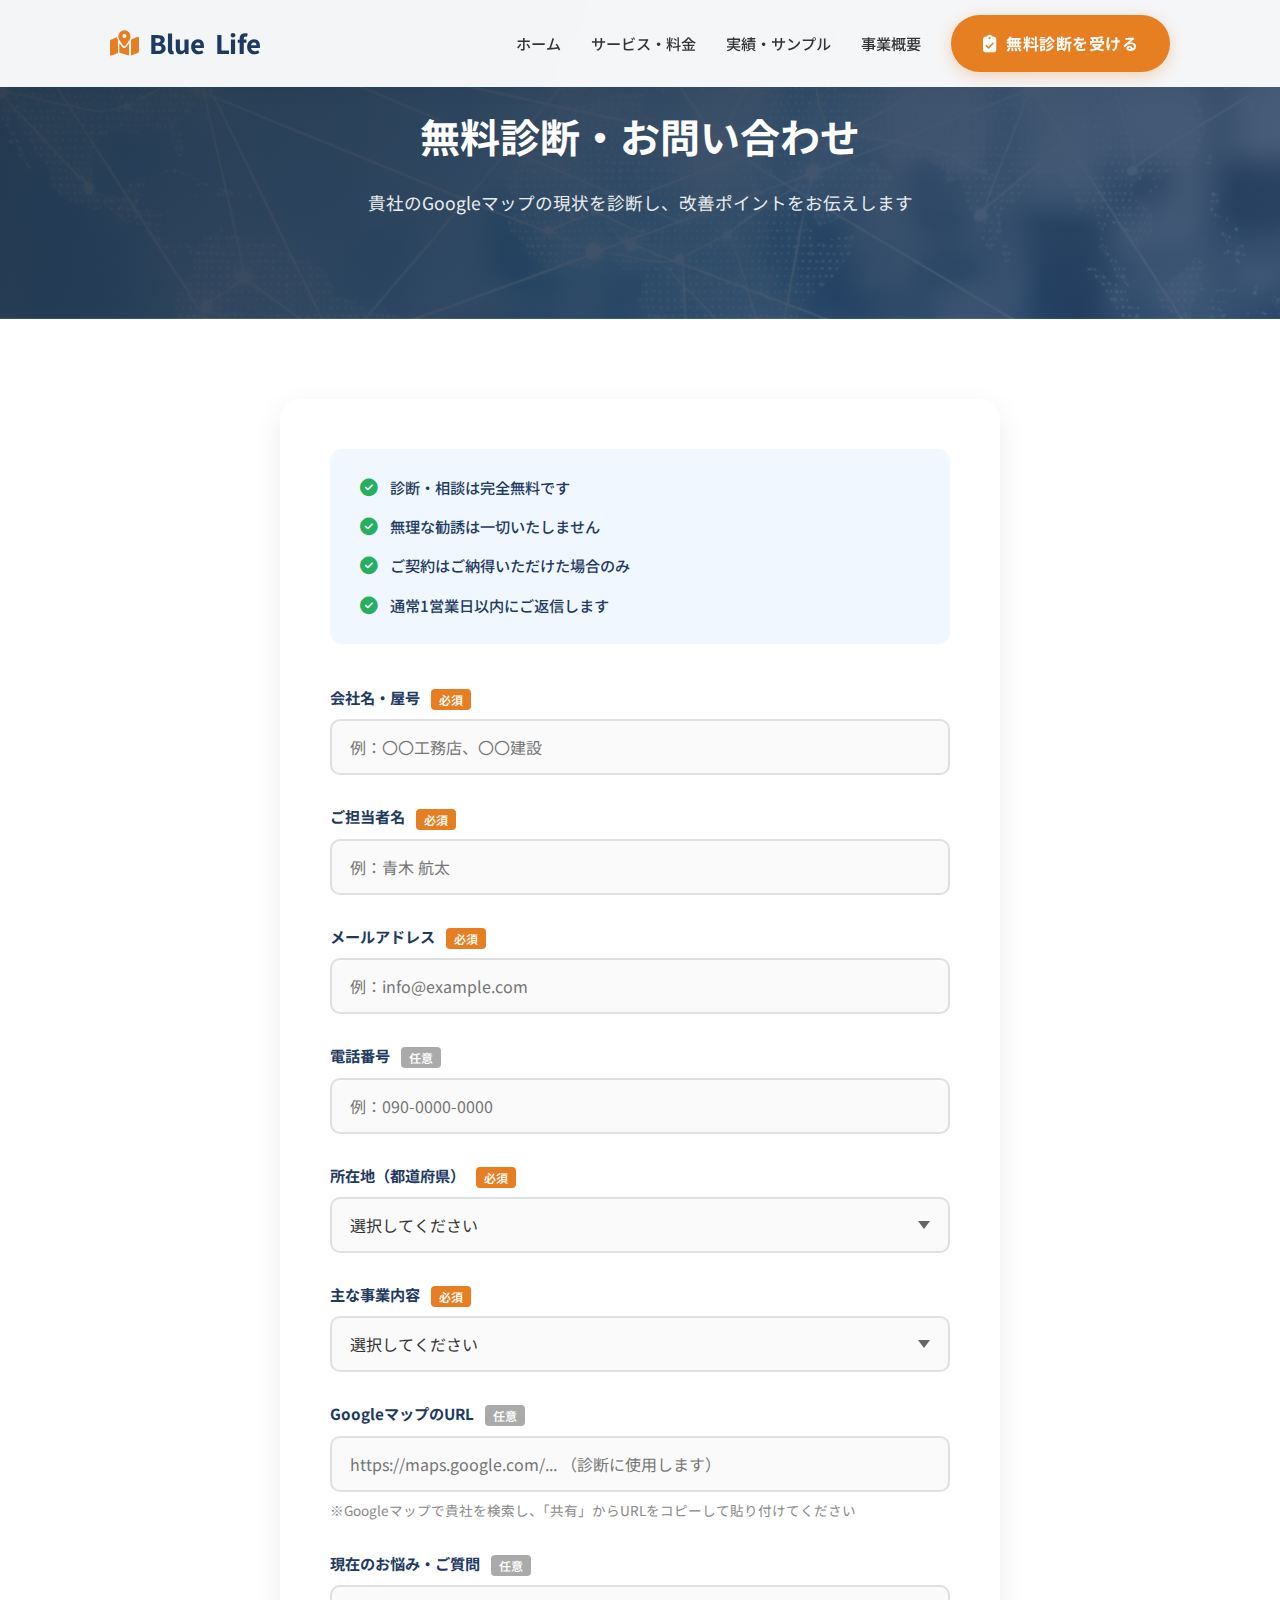
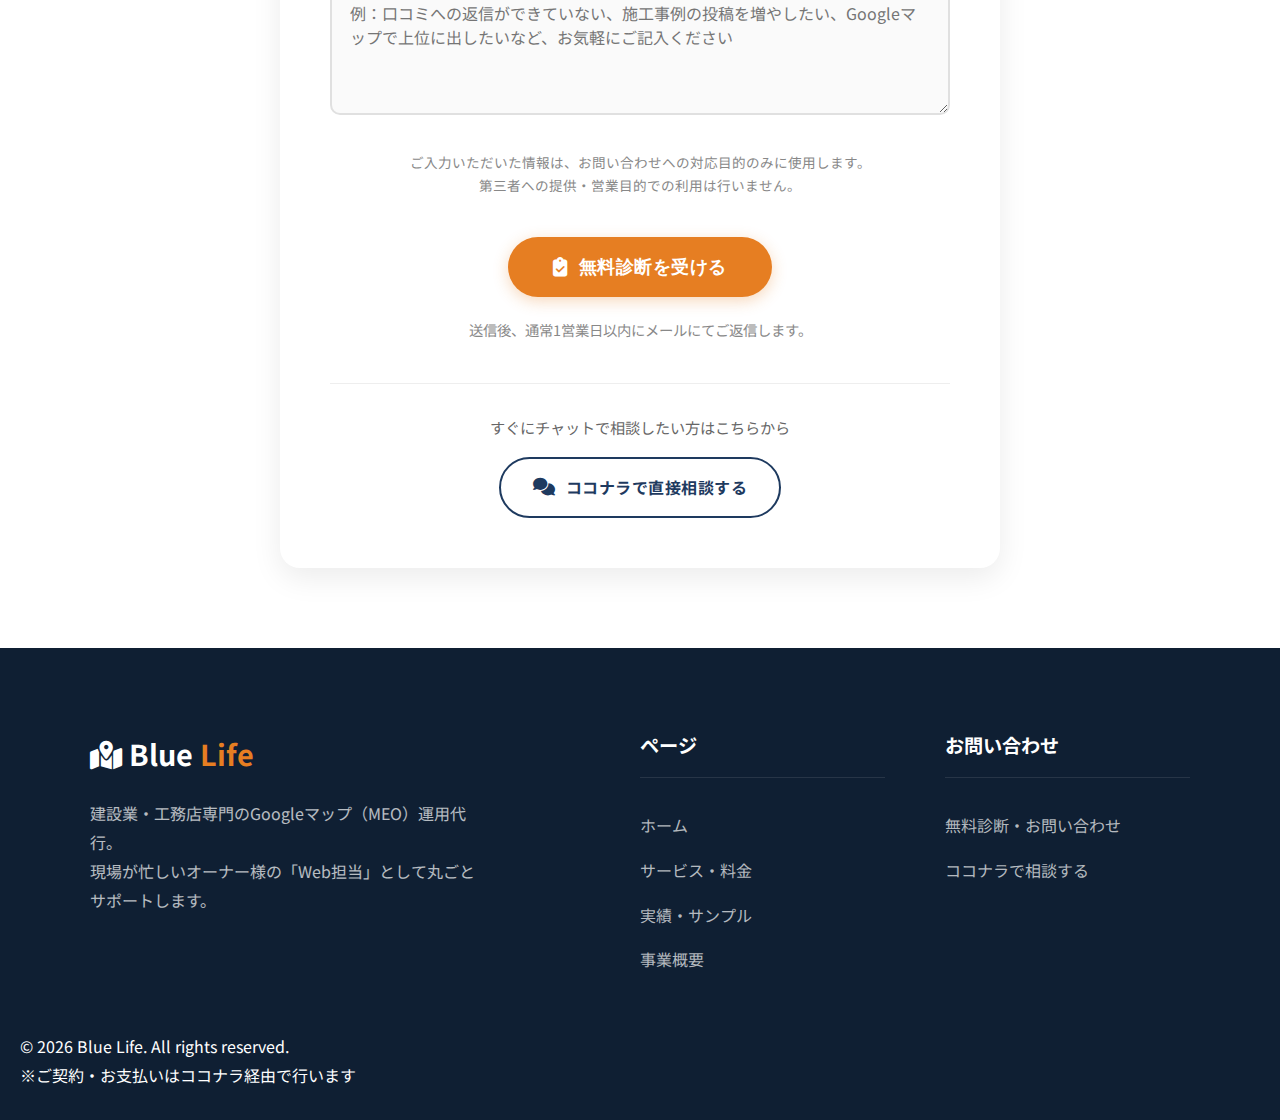
<file: form.html>
<!DOCTYPE html>
<html lang="ja">

<head>
    <meta charset="UTF-8">
    <meta name="viewport" content="width=device-width, initial-scale=1.0">
    <meta name="description" content="建設業・工務店向けGoogleマップ無料診断のお申し込みフォーム。現在のGoogleマップの状態を診断し、改善ポイントを無料でお伝えします。">
    <title>無料診断・お問い合わせ | Blue Life【建設業専門 Googleマップ運用代行】</title>
    <link rel="stylesheet" href="https://cdnjs.cloudflare.com/ajax/libs/font-awesome/6.4.0/css/all.min.css">
    <link rel="preconnect" href="https://fonts.googleapis.com">
    <link rel="preconnect" href="https://fonts.gstatic.com" crossorigin>
    <link href="https://fonts.googleapis.com/css2?family=Noto+Sans+JP:wght@400;500;700&display=swap" rel="stylesheet">
    <link rel="stylesheet" href="style.css">
    <style>
        .form-section {
            padding: 80px 20px;
        }

        .form-card {
            background: white;
            border-radius: 20px;
            box-shadow: var(--shadow);
            padding: 50px;
            max-width: 720px;
            margin: 0 auto;
        }

        .form-group {
            margin-bottom: 28px;
        }

        .form-group label {
            display: block;
            font-weight: 700;
            margin-bottom: 8px;
            color: var(--primary);
            font-size: 0.95rem;
        }

        .form-group label .required {
            background: var(--accent);
            color: white;
            font-size: 0.75rem;
            padding: 2px 8px;
            border-radius: 4px;
            margin-left: 8px;
            font-weight: 600;
            vertical-align: middle;
        }

        .form-group label .optional {
            background: #aaa;
            color: white;
            font-size: 0.75rem;
            padding: 2px 8px;
            border-radius: 4px;
            margin-left: 8px;
            font-weight: 600;
            vertical-align: middle;
        }

        .form-group input,
        .form-group select,
        .form-group textarea {
            width: 100%;
            padding: 14px 18px;
            border: 2px solid #e0e0e0;
            border-radius: 10px;
            font-size: 1rem;
            font-family: var(--font-main);
            color: var(--text);
            transition: border-color 0.2s;
            background: #fafafa;
        }

        .form-group input:focus,
        .form-group select:focus,
        .form-group textarea:focus {
            outline: none;
            border-color: var(--primary);
            background: white;
        }

        .form-group textarea {
            resize: vertical;
            min-height: 130px;
        }

        .form-group select {
            appearance: none;
            background-image: url("data:image/svg+xml,%3Csvg xmlns='http://www.w3.org/2000/svg' width='12' height='8' viewBox='0 0 12 8'%3E%3Cpath fill='%23666' d='M6 8L0 0h12z'/%3E%3C/svg%3E");
            background-repeat: no-repeat;
            background-position: right 18px center;
            cursor: pointer;
        }

        .form-submit {
            text-align: center;
            margin-top: 40px;
        }

        .form-submit .btn {
            min-width: 260px;
            font-size: 1.1rem;
        }

        .form-note {
            text-align: center;
            color: #888;
            font-size: 0.9rem;
            margin-top: 20px;
        }

        .reassurance-list {
            display: flex;
            flex-direction: column;
            gap: 12px;
            background: #f0f7ff;
            border-radius: 12px;
            padding: 25px 30px;
            margin-bottom: 40px;
        }

        .reassurance-list li {
            display: flex;
            align-items: center;
            gap: 12px;
            font-size: 0.95rem;
            color: var(--primary);
            font-weight: 500;
        }

        .reassurance-list li i {
            color: var(--success);
            font-size: 1.1rem;
            flex-shrink: 0;
        }

        .coconala-alt {
            text-align: center;
            margin-top: 40px;
            padding-top: 30px;
            border-top: 1px solid #eee;
        }

        .coconala-alt p {
            color: #666;
            margin-bottom: 15px;
            font-size: 0.95rem;
        }
    </style>
</head>

<body>
    <!-- ヘッダー -->
    <header class="header">
        <div class="header-inner">
            <a href="index.html" class="logo"><i class="fa-solid fa-map-location-dot"></i> Blue <span>Life</span></a>
            <nav class="nav">
                <ul class="nav-list" id="navList">
                    <li><a href="index.html">ホーム</a></li>
                    <li><a href="service.html">サービス・料金</a></li>
                    <li><a href="portfolio.html">実績・サンプル</a></li>
                    <li><a href="profile.html">事業概要</a></li>
                </ul>
                <a href="form.html" class="btn btn-primary active"><i class="fa-solid fa-clipboard-check"></i> 無料診断を受ける</a>
                <div class="hamburger" id="hamburger" onclick="toggleMenu()">
                    <span></span>
                    <span></span>
                    <span></span>
                </div>
            </nav>
        </div>
    </header>

    <!-- ページヘッダー -->
    <section class="page-header"
        style="background: var(--hero-overlay), url('images/hero-bg.png'); background-size: cover; background-position: center; padding: 100px 20px; text-align: center; color: white;">
        <h1 style="font-size: 2.5rem; margin-bottom: 15px;">無料診断・お問い合わせ</h1>
        <p style="font-size: 1.1rem; opacity: 0.9;">貴社のGoogleマップの現状を診断し、改善ポイントをお伝えします</p>
    </section>

    <!-- フォームセクション -->
    <section class="form-section">
        <div class="container">
            <div class="form-card">

                <ul class="reassurance-list">
                    <li><i class="fa-solid fa-circle-check"></i> 診断・相談は完全無料です</li>
                    <li><i class="fa-solid fa-circle-check"></i> 無理な勧誘は一切いたしません</li>
                    <li><i class="fa-solid fa-circle-check"></i> ご契約はご納得いただけた場合のみ</li>
                    <li><i class="fa-solid fa-circle-check"></i> 通常1営業日以内にご返信します</li>
                </ul>

                <form id="contactForm" onsubmit="handleSubmit(event)">
                    <div class="form-group">
                        <label for="company">会社名・屋号 <span class="required">必須</span></label>
                        <input type="text" id="company" name="company" placeholder="例：〇〇工務店、〇〇建設" required>
                    </div>

                    <div class="form-group">
                        <label for="name">ご担当者名 <span class="required">必須</span></label>
                        <input type="text" id="name" name="name" placeholder="例：青木 航太" required>
                    </div>

                    <div class="form-group">
                        <label for="email">メールアドレス <span class="required">必須</span></label>
                        <input type="email" id="email" name="email" placeholder="例：info@example.com" required>
                    </div>

                    <div class="form-group">
                        <label for="phone">電話番号 <span class="optional">任意</span></label>
                        <input type="tel" id="phone" name="phone" placeholder="例：090-0000-0000">
                    </div>

                    <div class="form-group">
                        <label for="area">所在地（都道府県） <span class="required">必須</span></label>
                        <select id="area" name="area" required>
                            <option value="">選択してください</option>
                            <option>北海道</option><option>青森県</option><option>岩手県</option><option>宮城県</option>
                            <option>秋田県</option><option>山形県</option><option>福島県</option><option>茨城県</option>
                            <option>栃木県</option><option>群馬県</option><option>埼玉県</option><option>千葉県</option>
                            <option>東京都</option><option>神奈川県</option><option>新潟県</option><option>富山県</option>
                            <option>石川県</option><option>福井県</option><option>山梨県</option><option>長野県</option>
                            <option>岐阜県</option><option>静岡県</option><option>愛知県</option><option>三重県</option>
                            <option>滋賀県</option><option>京都府</option><option>大阪府</option><option>兵庫県</option>
                            <option>奈良県</option><option>和歌山県</option><option>鳥取県</option><option>島根県</option>
                            <option>岡山県</option><option>広島県</option><option>山口県</option><option>徳島県</option>
                            <option>香川県</option><option>愛媛県</option><option>高知県</option><option>福岡県</option>
                            <option>佐賀県</option><option>長崎県</option><option>熊本県</option><option>大分県</option>
                            <option>宮崎県</option><option>鹿児島県</option><option>沖縄県</option>
                        </select>
                    </div>

                    <div class="form-group">
                        <label for="business">主な事業内容 <span class="required">必須</span></label>
                        <select id="business" name="business" required>
                            <option value="">選択してください</option>
                            <option>工務店・住宅建築</option>
                            <option>外壁塗装・屋根工事</option>
                            <option>内装リフォーム</option>
                            <option>土木・造成工事</option>
                            <option>電気・設備工事</option>
                            <option>解体工事</option>
                            <option>その他建設業</option>
                        </select>
                    </div>

                    <div class="form-group">
                        <label for="gbp">GoogleマップのURL <span class="optional">任意</span></label>
                        <input type="url" id="gbp" name="gbp" placeholder="https://maps.google.com/... （診断に使用します）">
                        <p style="font-size: 0.85rem; color: #888; margin-top: 6px;">※Googleマップで貴社を検索し、「共有」からURLをコピーして貼り付けてください</p>
                    </div>

                    <div class="form-group">
                        <label for="message">現在のお悩み・ご質問 <span class="optional">任意</span></label>
                        <textarea id="message" name="message" placeholder="例：口コミへの返信ができていない、施工事例の投稿を増やしたい、Googleマップで上位に出したいなど、お気軽にご記入ください"></textarea>
                    </div>

                    <!-- ハニーポット（スパム対策：人には見えない） -->
                    <input type="text" name="_gotcha" style="display:none" tabindex="-1" autocomplete="off">

                    <p style="font-size: 0.85rem; color: #888; text-align: center; margin-top: 10px; margin-bottom: 5px; line-height: 1.7;">
                        ご入力いただいた情報は、お問い合わせへの対応目的のみに使用します。<br>
                        第三者への提供・営業目的での利用は行いません。
                    </p>

                    <div class="form-submit">
                        <button type="submit" class="btn btn-primary btn-large" id="submitBtn">
                            <i class="fa-solid fa-clipboard-check"></i> 無料診断を受ける
                        </button>
                    </div>
                    <p class="form-note">送信後、通常1営業日以内にメールにてご返信します。</p>
                </form>

                <div class="coconala-alt">
                    <p>すぐにチャットで相談したい方はこちらから</p>
                    <a href="https://coconala.com/users/1638958" target="_blank" class="btn btn-outline">
                        <i class="fa-solid fa-comments"></i> ココナラで直接相談する
                    </a>
                </div>

            </div>
        </div>
    </section>

    <!-- フッター -->
    <footer class="footer">
        <div class="footer-content">
            <div class="footer-about">
                <div class="footer-logo"><i class="fa-solid fa-map-location-dot"></i> Blue <span>Life</span></div>
                <p class="footer-desc">建設業・工務店専門のGoogleマップ（MEO）運用代行。<br>現場が忙しいオーナー様の「Web担当」として丸ごとサポートします。</p>
            </div>
            <div class="footer-nav">
                <h4>ページ</h4>
                <ul class="footer-links">
                    <li><a href="index.html">ホーム</a></li>
                    <li><a href="service.html">サービス・料金</a></li>
                    <li><a href="portfolio.html">実績・サンプル</a></li>
                    <li><a href="profile.html">事業概要</a></li>
                </ul>
            </div>
            <div class="footer-info">
                <h4>お問い合わせ</h4>
                <ul class="footer-links">
                    <li><a href="form.html">無料診断・お問い合わせ</a></li>
                    <li><a href="https://coconala.com/users/1638958" target="_blank">ココナラで相談する</a></li>
                </ul>
            </div>
        </div>
        <div class="footer-bottom">
            <p>&copy; 2026 Blue Life. All rights reserved.</p>
            <p class="footer-notice">※ご契約・お支払いはココナラ経由で行います</p>
        </div>
    </footer>

    <script>
        function toggleMenu() {
            document.getElementById('navList').classList.toggle('active');
        }

        // =====================================================
        // フォーム送信処理（Formspree使用）
        // 使い方:
        //   1. https://formspree.io でアカウント作成（無料）
        //   2. 新規フォームを作成し、フォームIDを取得
        //   3. 下記 FORMSPREE_ENDPOINT の "YOUR_FORM_ID" を置き換える
        //
        // 例: const FORMSPREE_ENDPOINT = 'https://formspree.io/f/abcd1234';
        // =====================================================
        const FORMSPREE_ENDPOINT = 'https://formspree.io/f/YOUR_FORM_ID';

        // 日本語バリデーションメッセージの設定
        const validationMessages = {
            company:  { valueMissing: '会社名または屋号を入力してください' },
            name:     { valueMissing: '担当者名を入力してください' },
            email:    { valueMissing: 'メールアドレスを入力してください', typeMismatch: 'メールアドレスの形式が正しくありません（例：info@example.com）' },
            area:     { valueMissing: '所在地（都道府県）を選択してください' },
            business: { valueMissing: '主な事業内容を選択してください' },
        };

        document.addEventListener('DOMContentLoaded', function () {
            Object.entries(validationMessages).forEach(([id, messages]) => {
                const el = document.getElementById(id);
                if (!el) return;
                el.addEventListener('invalid', function () {
                    if (this.validity.valueMissing)   this.setCustomValidity(messages.valueMissing  || '');
                    else if (this.validity.typeMismatch) this.setCustomValidity(messages.typeMismatch || '');
                    else this.setCustomValidity('');
                });
                // 入力・変更時にエラー表示をリセット
                el.addEventListener('input',  function () { this.setCustomValidity(''); });
                el.addEventListener('change', function () { this.setCustomValidity(''); });
            });
        });

        async function handleSubmit(e) {
            e.preventDefault();
            const form = e.target;
            const submitBtn = document.getElementById('submitBtn');
            const originalHTML = submitBtn.innerHTML;

            // 未設定チェック（開発者向け案内）
            if (FORMSPREE_ENDPOINT.includes('YOUR_FORM_ID')) {
                alert('【設定が必要です】\nform.html 内の FORMSPREE_ENDPOINT にFormspreeのフォームIDを設定してください。\n\nhttps://formspree.io でアカウント作成後、フォームIDを取得できます。');
                return;
            }

            // 二重送信を防止
            submitBtn.disabled = true;
            submitBtn.style.pointerEvents = 'none';
            submitBtn.innerHTML = '<i class="fa-solid fa-spinner fa-spin"></i> 送信中...';

            try {
                const data = new FormData(form);
                const response = await fetch(FORMSPREE_ENDPOINT, {
                    method: 'POST',
                    body: data,
                    headers: { 'Accept': 'application/json' }
                });

                if (response.ok) {
                    // 送信成功：フォームをサンクスメッセージに差し替え
                    form.innerHTML = `
                        <div style="text-align:center; padding: 60px 20px;">
                            <i class="fa-solid fa-circle-check" style="font-size:4rem; color:var(--success); margin-bottom:20px; display:block;"></i>
                            <h3 style="font-size:1.8rem; color:var(--primary); margin-bottom:15px;">送信が完了しました</h3>
                            <p style="color:#555; line-height:1.9; margin-bottom:30px;">
                                お問い合わせありがとうございます。<br>
                                内容を確認のうえ、<strong>通常1営業日以内</strong>にご登録のメールアドレスへご返信します。<br>
                                <span style="font-size:0.9rem; color:#888;">返信が届かない場合は、迷惑メールフォルダもご確認ください。</span>
                            </p>
                            <a href="index.html" class="btn btn-outline">トップページに戻る</a>
                        </div>
                    `;
                } else {
                    throw new Error('server_error');
                }
            } catch (err) {
                // エラー時：ボタンを元に戻す
                submitBtn.disabled = false;
                submitBtn.style.pointerEvents = '';
                submitBtn.innerHTML = originalHTML;
                alert('送信中にエラーが発生しました。\nお手数ですが、時間をおいて再度お試しいただくか、ページ下部のococonalaよりご連絡ください。');
            }
        }
    </script>
</body>

</html>
</file>
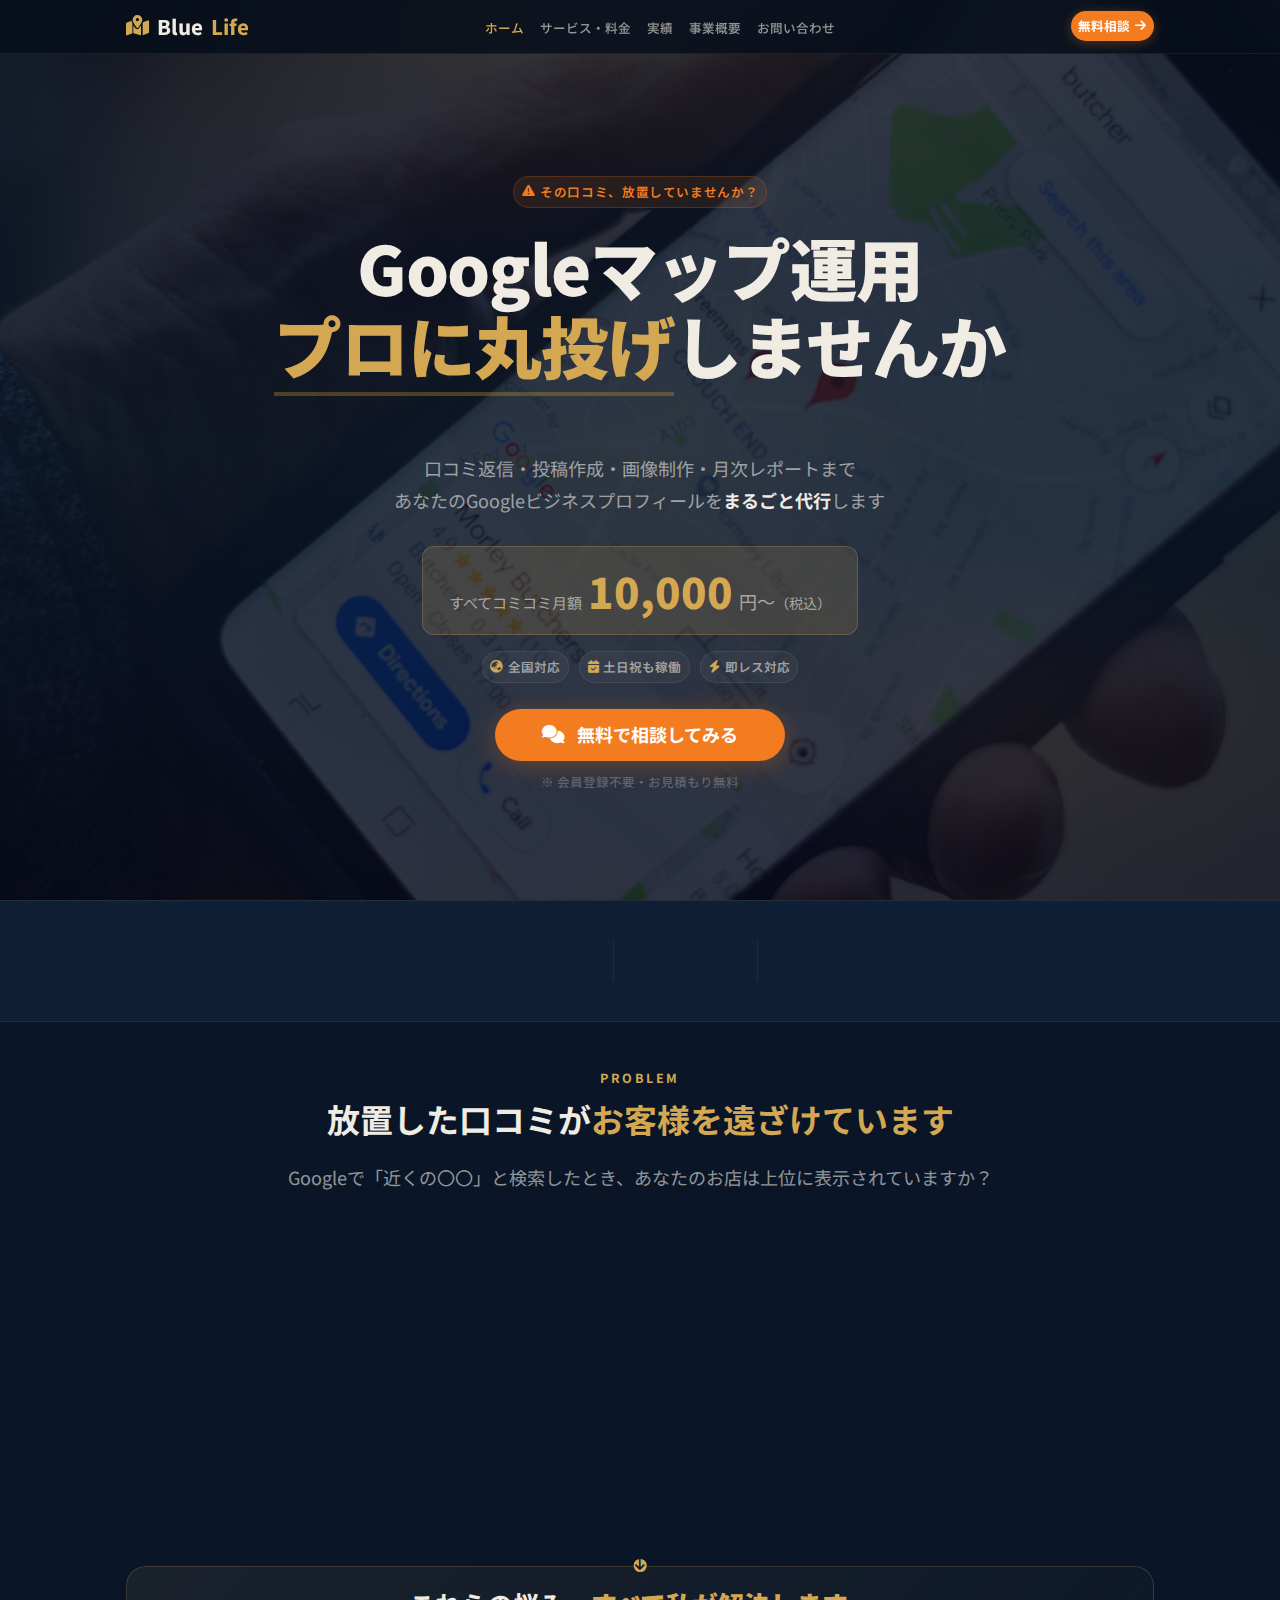
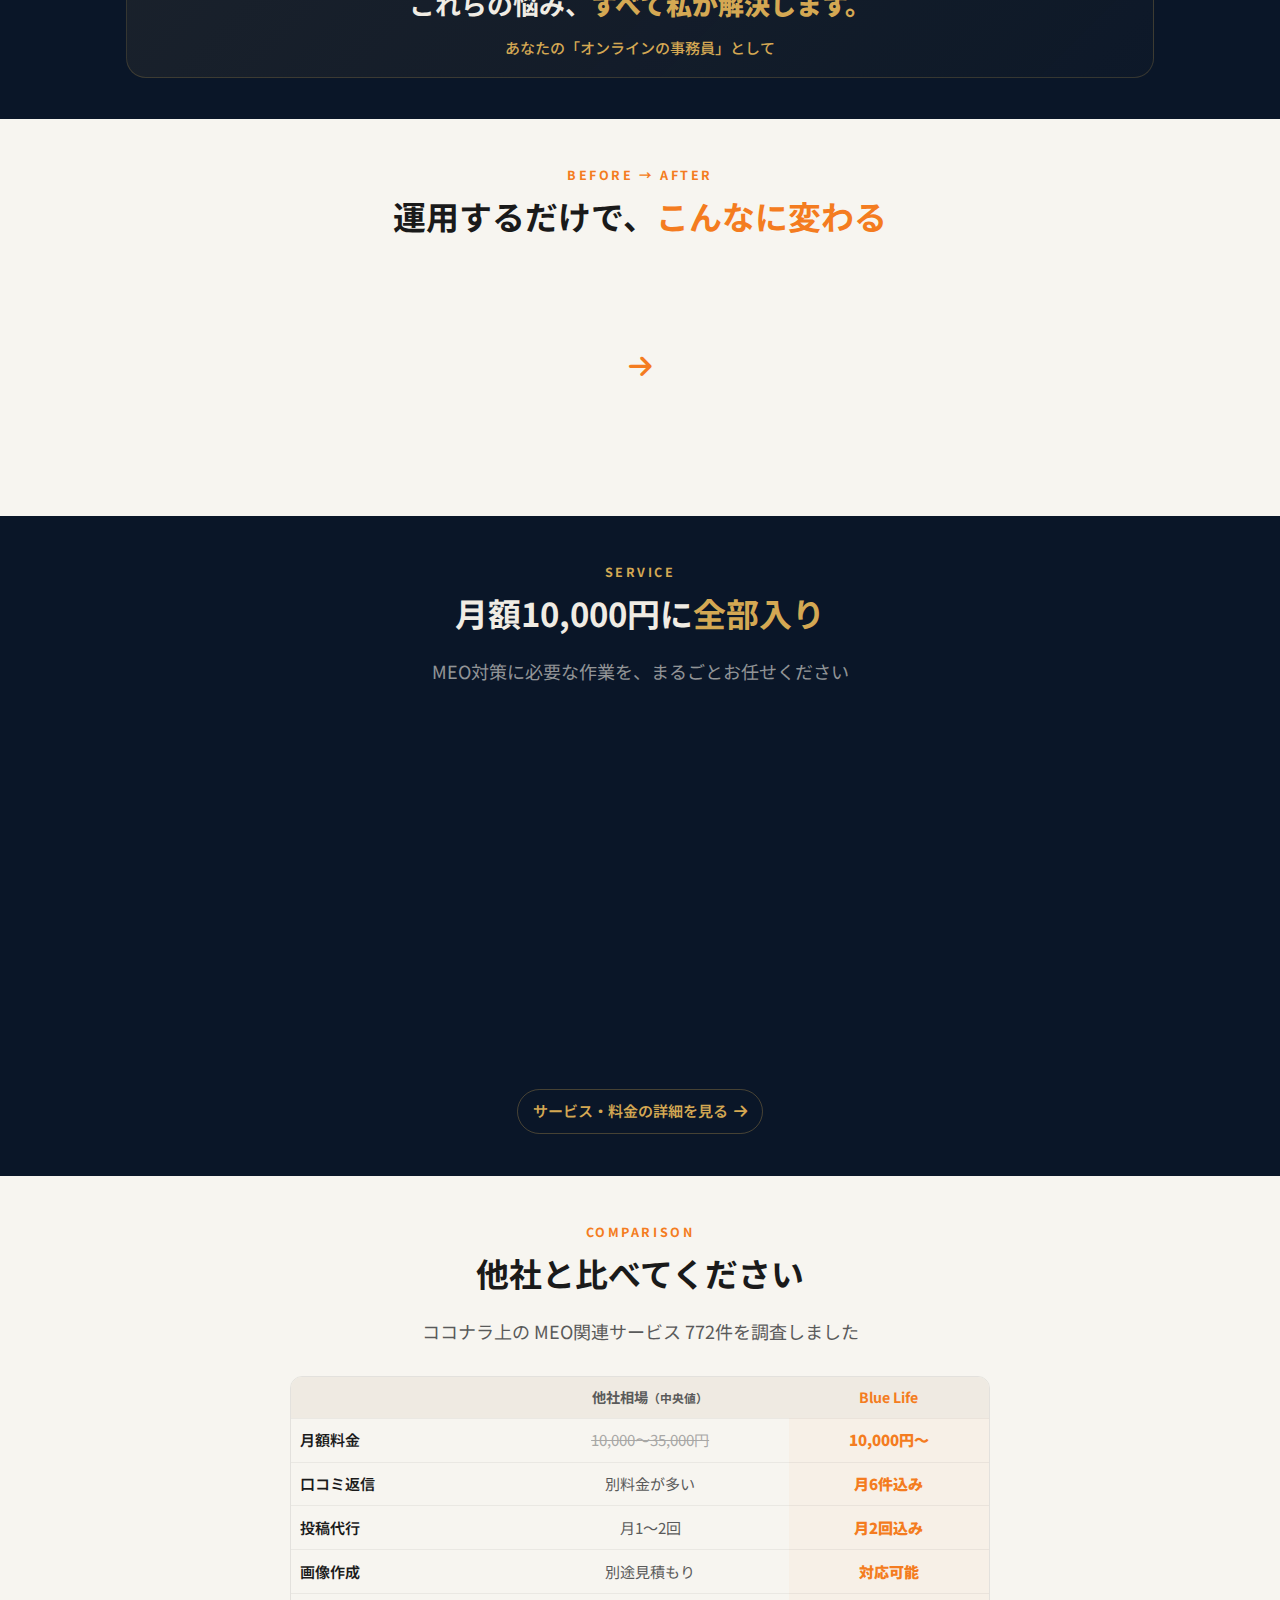
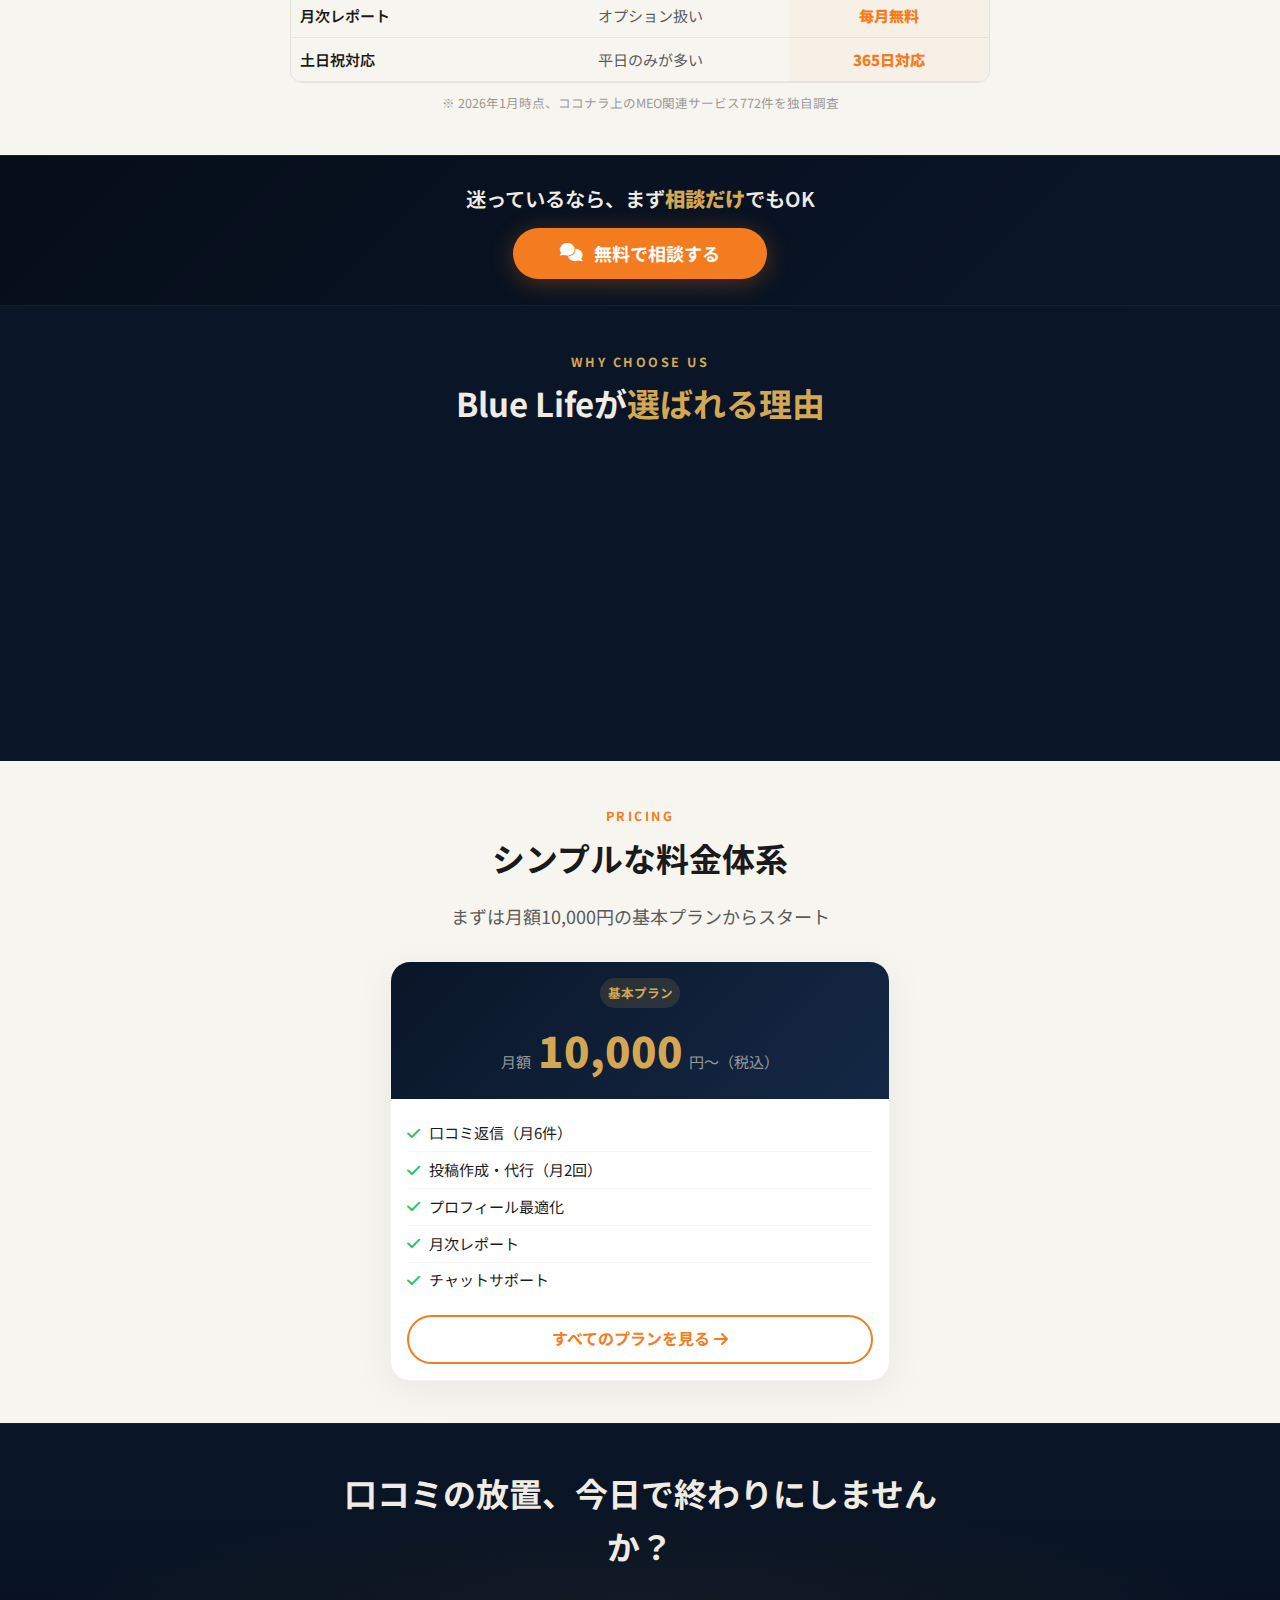
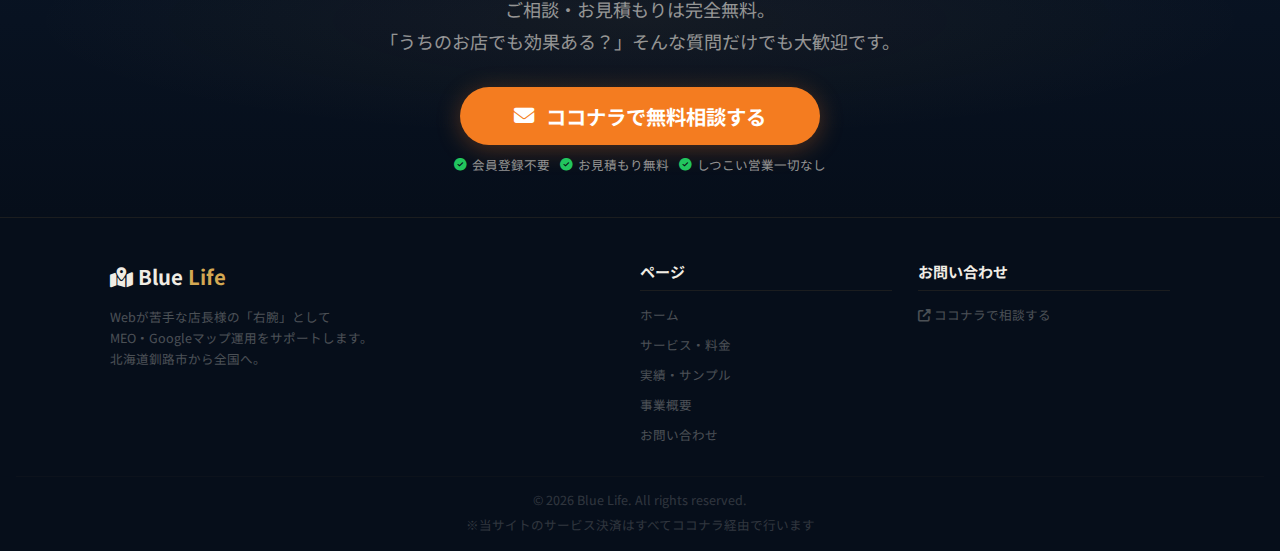
<file: index-golden.html>
<!DOCTYPE html>
<html lang="ja">

<head>
    <meta charset="UTF-8">
    <meta name="viewport" content="width=device-width, initial-scale=1.0">
    <meta name="description" content="Googleマップの口コミ放置していませんか？全国対応のMEO運用代行。月額10,000円で口コミ返信から投稿代行まで丸ごとおまかせ。">
    <title>Blue Life｜MEO・Googleマップ運用代行</title>
    <link rel="preconnect" href="https://fonts.googleapis.com">
    <link rel="preconnect" href="https://fonts.gstatic.com" crossorigin>
    <link href="https://fonts.googleapis.com/css2?family=Noto+Sans+JP:wght@400;500;700;900&display=swap"
        rel="stylesheet">
    <link rel="stylesheet" href="https://cdnjs.cloudflare.com/ajax/libs/font-awesome/6.5.0/css/all.min.css">
    <link rel="stylesheet" href="../liftkit-base/liftkitvars.css">
    <link rel="stylesheet" href="../liftkit-base/liftkit-core.css">
    <link rel="stylesheet" href="style-golden.css">
</head>

<body>
    <!-- ━━━ Navigation ━━━ -->
    <nav class="nav" id="nav">
        <div class="nav-inner">
            <a href="index.html" class="nav-logo">
                <i class="fa-solid fa-map-location-dot"></i>
                Blue <span>Life</span>
            </a>
            <ul class="nav-links" id="navLinks">
                <li><a href="index.html" class="active">ホーム</a></li>
                <li><a href="service.html">サービス・料金</a></li>
                <li><a href="portfolio.html">実績</a></li>
                <li><a href="profile.html">事業概要</a></li>
                <li><a href="contact.html">お問い合わせ</a></li>
            </ul>
            <a href="https://coconala.com/users/5311104" target="_blank" class="nav-cta">
                無料相談 <i class="fa-solid fa-arrow-right"></i>
            </a>
            <button class="nav-toggle" id="navToggle" aria-label="メニュー">
                <span></span><span></span><span></span>
            </button>
        </div>
    </nav>

    <!-- ━━━ HERO ━━━ -->
    <header class="hero" id="hero">
        <div class="hero-bg"></div>
        <div class="hero-content">
            <div class="hero-eyebrow">
                <i class="fa-solid fa-triangle-exclamation"></i>
                その口コミ、放置していませんか？
            </div>
            <h1>Googleマップ運用<br><span class="hero-accent">プロに丸投げ</span>しませんか</h1>
            <p class="hero-sub">
                口コミ返信・投稿作成・画像制作・月次レポートまで<br class="pc-only">
                あなたのGoogleビジネスプロフィールを<strong>まるごと代行</strong>します
            </p>

            <div class="hero-price-strip">
                <div class="hero-price-inner">
                    <span class="price-label">すべてコミコミ月額</span>
                    <span class="price-number">10,000</span>
                    <span class="price-yen">円〜<small>（税込）</small></span>
                </div>
            </div>

            <div class="hero-badges">
                <div class="badge"><i class="fa-solid fa-earth-asia"></i> 全国対応</div>
                <div class="badge"><i class="fa-solid fa-calendar-check"></i> 土日祝も稼働</div>
                <div class="badge"><i class="fa-solid fa-bolt"></i> 即レス対応</div>
            </div>

            <a href="https://coconala.com/users/5311104" target="_blank" class="btn-primary btn-hero-cta">
                <i class="fa-solid fa-comments"></i>
                無料で相談してみる
            </a>
            <p class="hero-note">※ 会員登録不要・お見積もり無料</p>
        </div>
    </header>

    <!-- ━━━ TRUST BAR（数字で訴求） ━━━ -->
    <section class="trust-bar">
        <div class="trust-item">
            <span class="trust-number">772+</span>
            <span class="trust-label">件以上のMEO関連サービスから<br>最安値水準</span>
        </div>
        <div class="trust-divider"></div>
        <div class="trust-item">
            <span class="trust-number">365</span>
            <span class="trust-label">日対応<br>土日祝も稼働中</span>
        </div>
        <div class="trust-divider"></div>
        <div class="trust-item">
            <span class="trust-number">0</span>
            <span class="trust-label">円で相談可能<br>お見積もり無料</span>
        </div>
    </section>

    <!-- ━━━ PROBLEM（煽り + 共感） ━━━ -->
    <section class="section section--dark" id="problems">
        <div class="container">
            <div class="section-label">PROBLEM</div>
            <h2 class="section-heading">放置した口コミが<br class="sp-only"><span class="highlight">お客様を遠ざけています</span></h2>
            <p class="section-lead">Googleで「近くの〇〇」と検索したとき、あなたのお店は上位に表示されていますか？</p>

            <div class="problem-grid">
                <div class="problem-card">
                    <div class="problem-icon"><i class="fa-solid fa-star-half-stroke"></i></div>
                    <h3>口コミを放置している</h3>
                    <p>返信がないお店は「無関心」と見なされ、新規顧客が不安を感じて<strong>来店をやめてしまいます</strong></p>
                </div>
                <div class="problem-card">
                    <div class="problem-icon"><i class="fa-solid fa-yen-sign"></i></div>
                    <h3>MEO業者が高すぎる</h3>
                    <p>営業電話で聞く見積もりは月3〜5万円。個人店舗には<strong>手が出ない金額</strong>です</p>
                </div>
                <div class="problem-card">
                    <div class="problem-icon"><i class="fa-solid fa-person-running"></i></div>
                    <h3>日々の業務で手一杯</h3>
                    <p>接客・仕入れ・経理だけで精一杯。パソコンを開く時間すら<strong>取れない</strong></p>
                </div>
                <div class="problem-card">
                    <div class="problem-icon"><i class="fa-solid fa-map-pin"></i></div>
                    <h3>何をすればいいか不明</h3>
                    <p>MEO対策が大事なのは分かるけど、具体的に<strong>何から始めれば</strong>いいの？</p>
                </div>
            </div>

            <div class="problem-answer-box">
                <div class="answer-arrow"><i class="fa-solid fa-arrow-down"></i></div>
                <p>これらの悩み、<br class="sp-only"><strong>すべて私が解決します。</strong></p>
                <span class="answer-tag">あなたの「オンラインの事務員」として</span>
            </div>
        </div>
    </section>

    <!-- ━━━ BEFORE / AFTER ━━━ -->
    <section class="section section--light" id="compare">
        <div class="container">
            <div class="section-label">BEFORE → AFTER</div>
            <h2 class="section-heading">運用するだけで、<span class="highlight">こんなに変わる</span></h2>

            <div class="ba-grid">
                <div class="ba-card ba-before">
                    <div class="ba-tag ba-tag--bad"><i class="fa-solid fa-xmark"></i> 放置した場合</div>
                    <ul>
                        <li><i class="fa-solid fa-circle-xmark"></i> 口コミ返信なし → 信頼低下</li>
                        <li><i class="fa-solid fa-circle-xmark"></i> 情報が古い → 閲覧数減少</li>
                        <li><i class="fa-solid fa-circle-xmark"></i> 競合に埋もれる → 新規来店ゼロ</li>
                        <li><i class="fa-solid fa-circle-xmark"></i> ネガティブ口コミ放置 → 悪印象が拡散</li>
                    </ul>
                </div>
                <div class="ba-arrow"><i class="fa-solid fa-arrow-right"></i></div>
                <div class="ba-card ba-after">
                    <div class="ba-tag ba-tag--good"><i class="fa-solid fa-check"></i> Blue Lifeで運用</div>
                    <ul>
                        <li><i class="fa-solid fa-circle-check"></i> 全口コミに丁寧返信 → 信頼UP</li>
                        <li><i class="fa-solid fa-circle-check"></i> 週2回の最新投稿 → 閲覧数UP</li>
                        <li><i class="fa-solid fa-circle-check"></i> プロフィール最適化 → 検索上位</li>
                        <li><i class="fa-solid fa-circle-check"></i> 月次レポートで可視化 → 安心</li>
                    </ul>
                </div>
            </div>
        </div>
    </section>

    <!-- ━━━ SERVICE OVERVIEW ━━━ -->
    <section class="section section--dark" id="service-overview">
        <div class="container">
            <div class="section-label">SERVICE</div>
            <h2 class="section-heading">月額10,000円に<span class="highlight">全部入り</span></h2>
            <p class="section-lead">MEO対策に必要な作業を、まるごとお任せください</p>

            <div class="service-list">
                <div class="service-item">
                    <div class="service-num">01</div>
                    <div class="service-icon-box"><i class="fa-solid fa-reply-all"></i></div>
                    <div class="service-text">
                        <h3>口コミ返信代行</h3>
                        <p>お店の雰囲気に合わせた丁寧な返信。ネガティブレビューへの対応もお任せ</p>
                    </div>
                </div>
                <div class="service-item">
                    <div class="service-num">02</div>
                    <div class="service-icon-box"><i class="fa-solid fa-pen-nib"></i></div>
                    <div class="service-text">
                        <h3>投稿・発信の代行</h3>
                        <p>季節のキャンペーン、新メニュー、お知らせなど定期的な最新情報を投稿</p>
                    </div>
                </div>
                <div class="service-item">
                    <div class="service-num">03</div>
                    <div class="service-icon-box"><i class="fa-solid fa-wand-magic-sparkles"></i></div>
                    <div class="service-text">
                        <h3>画像作成</h3>
                        <p>AI × デザインスキルでプロフィール・投稿用の画像を作成。素材がなくてもOK</p>
                    </div>
                </div>
                <div class="service-item">
                    <div class="service-num">04</div>
                    <div class="service-icon-box"><i class="fa-solid fa-chart-column"></i></div>
                    <div class="service-text">
                        <h3>月次レポート</h3>
                        <p>閲覧数・検索クエリ・アクション数を分かりやすくまとめて毎月お届け</p>
                    </div>
                </div>
            </div>

            <div class="service-detail-link">
                <a href="service.html" class="btn-ghost">
                    サービス・料金の詳細を見る <i class="fa-solid fa-arrow-right"></i>
                </a>
            </div>
        </div>
    </section>

    <!-- ━━━ COMPETITOR COMPARISON ━━━ -->
    <section class="section section--light" id="competitor">
        <div class="container">
            <div class="section-label">COMPARISON</div>
            <h2 class="section-heading">他社と比べてください</h2>
            <p class="section-lead">ココナラ上の MEO関連サービス 772件を調査しました</p>

            <div class="compare-table-wrap">
                <table class="compare-table">
                    <thead>
                        <tr>
                            <th></th>
                            <th class="compare-them">他社相場<small>（中央値）</small></th>
                            <th class="compare-us">Blue Life</th>
                        </tr>
                    </thead>
                    <tbody>
                        <tr>
                            <td class="compare-label">月額料金</td>
                            <td class="compare-them"><s>10,000〜35,000円</s></td>
                            <td class="compare-us"><strong>10,000円〜</strong></td>
                        </tr>
                        <tr>
                            <td class="compare-label">口コミ返信</td>
                            <td class="compare-them">別料金が多い</td>
                            <td class="compare-us"><strong>月6件込み</strong></td>
                        </tr>
                        <tr>
                            <td class="compare-label">投稿代行</td>
                            <td class="compare-them">月1〜2回</td>
                            <td class="compare-us"><strong>月2回込み</strong></td>
                        </tr>
                        <tr>
                            <td class="compare-label">画像作成</td>
                            <td class="compare-them">別途見積もり</td>
                            <td class="compare-us"><strong>対応可能</strong></td>
                        </tr>
                        <tr>
                            <td class="compare-label">月次レポート</td>
                            <td class="compare-them">オプション扱い</td>
                            <td class="compare-us"><strong>毎月無料</strong></td>
                        </tr>
                        <tr>
                            <td class="compare-label">土日祝対応</td>
                            <td class="compare-them">平日のみが多い</td>
                            <td class="compare-us"><strong>365日対応</strong></td>
                        </tr>
                    </tbody>
                </table>
            </div>
            <p class="compare-note">※ 2026年1月時点、ココナラ上のMEO関連サービス772件を独自調査</p>
        </div>
    </section>

    <!-- ━━━ MID CTA ━━━ -->
    <section class="mid-cta">
        <div class="container">
            <p class="mid-cta-text">迷っているなら、まず<strong>相談だけ</strong>でもOK</p>
            <a href="https://coconala.com/users/5311104" target="_blank" class="btn-primary">
                <i class="fa-solid fa-comments"></i> 無料で相談する
            </a>
        </div>
    </section>

    <!-- ━━━ REASONS ━━━ -->
    <section class="section section--dark" id="reasons">
        <div class="container">
            <div class="section-label">WHY CHOOSE US</div>
            <h2 class="section-heading">Blue Lifeが<span class="highlight">選ばれる理由</span></h2>

            <div class="reasons-grid">
                <div class="reason-card">
                    <div class="reason-number">01</div>
                    <div class="reason-icon"><i class="fa-solid fa-puzzle-piece"></i></div>
                    <h3>「面倒」を丸ごと巻き取る</h3>
                    <p>口コミ返信・投稿作成はもちろん、「素材がない」「画像がない」という問題もまとめて解決。やることリストを考える必要すらありません。</p>
                    <small>基本プランで口コミ返信月6件・投稿月2回・月次レポート付き</small>
                </div>
                <div class="reason-card">
                    <div class="reason-number">02</div>
                    <div class="reason-icon"><i class="fa-regular fa-calendar-check"></i></div>
                    <h3>お店が忙しい日こそ動く</h3>
                    <p>土日・祝日も稼働。平日日中も連絡がつくので急な依頼にも対応可能。指示待ちではなく「次はこれを投稿しましょう」と先回り提案します。</p>
                </div>
                <div class="reason-card">
                    <div class="reason-number">03</div>
                    <div class="reason-icon"><i class="fa-solid fa-arrow-trend-up"></i></div>
                    <h3>相場の半額でプロ品質</h3>
                    <p>MEO運用代行の相場は月額15,000〜35,000円。Blue Lifeなら同等以上の内容を月額10,000円で。データ分析レポート付きです。</p>
                </div>
            </div>
        </div>
    </section>

    <!-- ━━━ PRICING TEASER ━━━ -->
    <section class="section section--light" id="pricing-teaser">
        <div class="container">
            <div class="section-label">PRICING</div>
            <h2 class="section-heading">シンプルな料金体系</h2>
            <p class="section-lead">まずは月額10,000円の基本プランからスタート</p>

            <div class="pricing-teaser-card">
                <div class="pricing-teaser-header">
                    <span class="pricing-teaser-badge">基本プラン</span>
                    <div class="pricing-teaser-price">
                        <span class="pt-yen">月額</span>
                        <span class="pt-amount">10,000</span>
                        <span class="pt-unit">円〜（税込）</span>
                    </div>
                </div>
                <div class="pricing-teaser-body">
                    <div class="pricing-teaser-includes">
                        <div class="pti"><i class="fa-solid fa-check"></i> 口コミ返信（月6件）</div>
                        <div class="pti"><i class="fa-solid fa-check"></i> 投稿作成・代行（月2回）</div>
                        <div class="pti"><i class="fa-solid fa-check"></i> プロフィール最適化</div>
                        <div class="pti"><i class="fa-solid fa-check"></i> 月次レポート</div>
                        <div class="pti"><i class="fa-solid fa-check"></i> チャットサポート</div>
                    </div>
                    <a href="service.html" class="btn-outline">
                        すべてのプランを見る <i class="fa-solid fa-arrow-right"></i>
                    </a>
                </div>
            </div>
        </div>
    </section>

    <!-- ━━━ FINAL CTA ━━━ -->
    <section class="final-cta">
        <div class="final-cta-inner">
            <h2>口コミの放置、<br class="sp-only">今日で終わりにしませんか？</h2>
            <p>ご相談・お見積もりは完全無料。<br>「うちのお店でも効果ある？」そんな質問だけでも大歓迎です。</p>
            <a href="https://coconala.com/users/5311104" target="_blank" class="btn-primary btn-lg">
                <i class="fa-solid fa-envelope"></i> ココナラで無料相談する
            </a>
            <div class="final-cta-notes">
                <span><i class="fa-solid fa-circle-check"></i> 会員登録不要</span>
                <span><i class="fa-solid fa-circle-check"></i> お見積もり無料</span>
                <span><i class="fa-solid fa-circle-check"></i> しつこい営業一切なし</span>
            </div>
        </div>
    </section>

    <!-- ━━━ FOOTER ━━━ -->
    <footer class="footer">
        <div class="footer-inner">
            <div class="footer-brand">
                <div class="footer-logo"><i class="fa-solid fa-map-location-dot"></i> Blue <span>Life</span></div>
                <p>Webが苦手な店長様の「右腕」として<br>MEO・Googleマップ運用をサポートします。<br>北海道釧路市から全国へ。</p>
            </div>
            <div class="footer-nav-group">
                <h4>ページ</h4>
                <ul>
                    <li><a href="index.html">ホーム</a></li>
                    <li><a href="service.html">サービス・料金</a></li>
                    <li><a href="portfolio.html">実績・サンプル</a></li>
                    <li><a href="profile.html">事業概要</a></li>
                    <li><a href="contact.html">お問い合わせ</a></li>
                </ul>
            </div>
            <div class="footer-nav-group">
                <h4>お問い合わせ</h4>
                <ul>
                    <li><a href="https://coconala.com/users/5311104" target="_blank"><i
                                class="fa-solid fa-external-link-alt"></i> ココナラで相談する</a></li>
                </ul>
            </div>
        </div>
        <div class="footer-bottom">
            <p>&copy; 2026 Blue Life. All rights reserved.</p>
            <p>※当サイトのサービス決済はすべてココナラ経由で行います</p>
        </div>
    </footer>

    <script>
        // Nav scroll effect
        const nav = document.getElementById('nav');
        window.addEventListener('scroll', () => nav.classList.toggle('scrolled', scrollY > 40));

        // Mobile menu
        document.getElementById('navToggle').addEventListener('click', () => {
            document.getElementById('navLinks').classList.toggle('open');
        });

        // Scroll reveal
        const observer = new IntersectionObserver((entries) => {
            entries.forEach(e => { if (e.isIntersecting) { e.target.classList.add('revealed'); observer.unobserve(e.target); } });
        }, { threshold: 0.12 });
        document.querySelectorAll('.problem-card, .service-item, .reason-card, .ba-card, .trust-item').forEach(el => {
            el.classList.add('reveal');
            observer.observe(el);
        });
    </script>
</body>

</html>
</file>
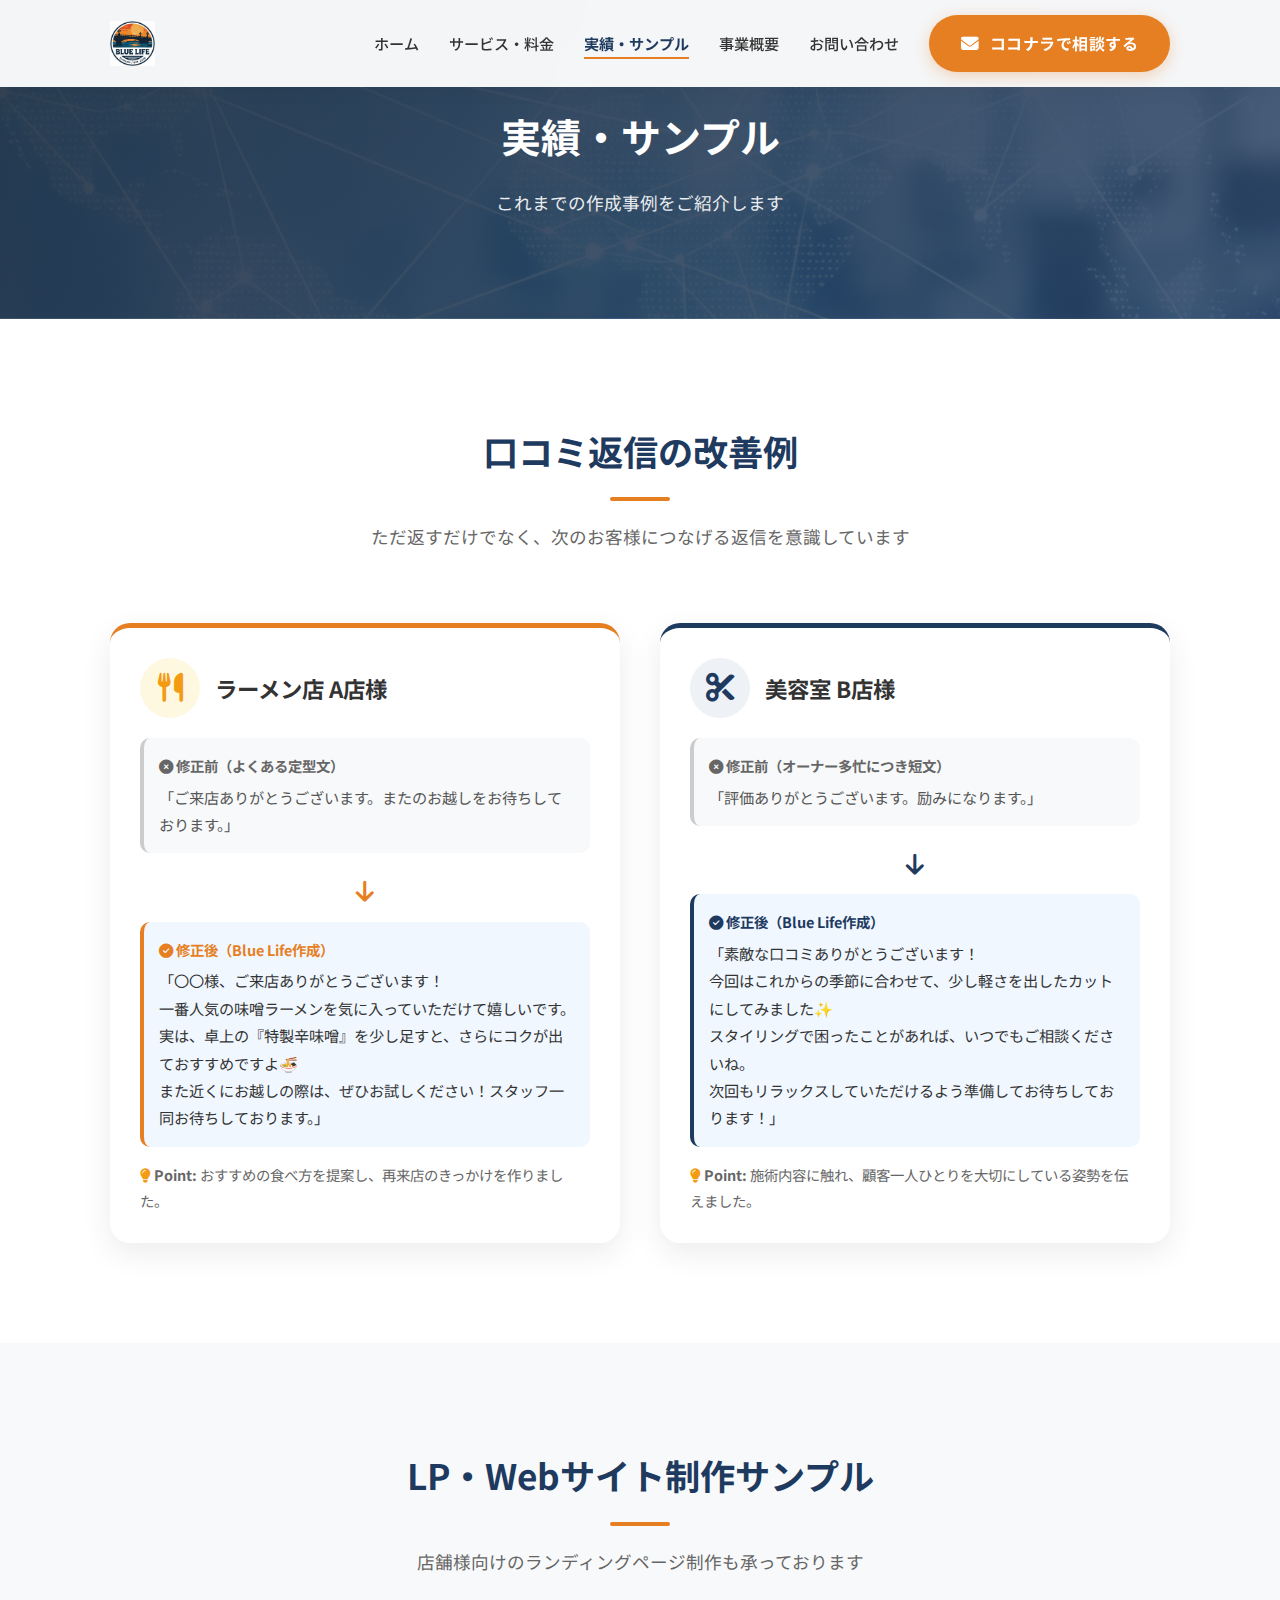
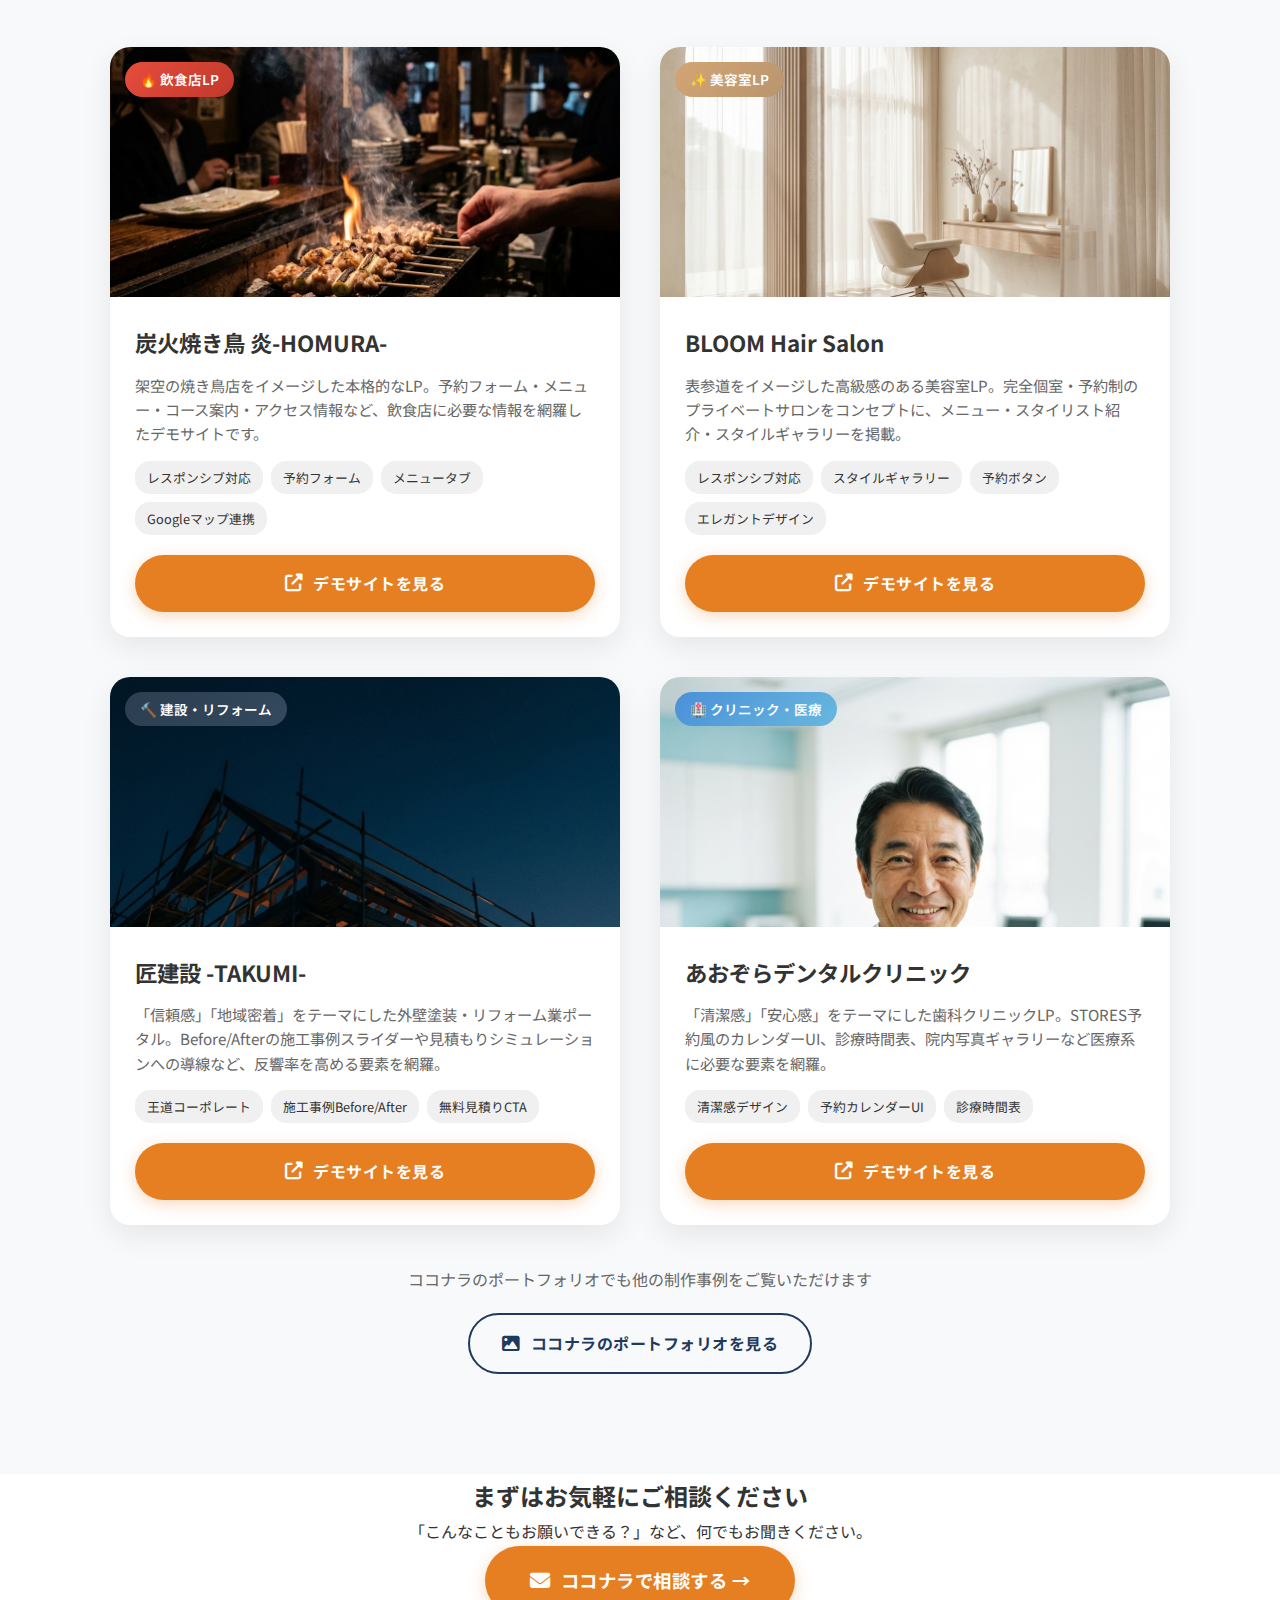
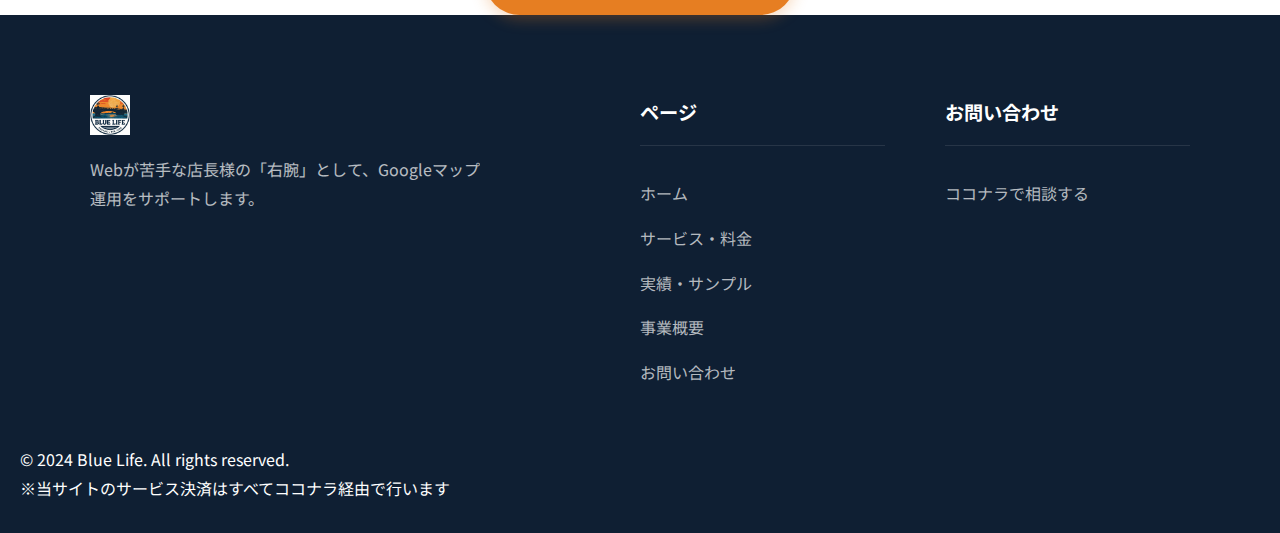
<file: portfolio-original.html>
<!DOCTYPE html>
<html lang="ja">

<head>
    <meta charset="UTF-8">
    <meta name="viewport" content="width=device-width, initial-scale=1.0">
    <meta name="description" content="Googleマップ運用代行の実績とサンプル。口コミ返信のBefore/After、投稿画像の作成事例などを掲載。">
    <title>実績・サンプル | Blue Life</title>
    <link rel="stylesheet" href="https://cdnjs.cloudflare.com/ajax/libs/font-awesome/6.4.0/css/all.min.css">
    <link rel="preconnect" href="https://fonts.googleapis.com">
    <link rel="preconnect" href="https://fonts.gstatic.com" crossorigin>
    <link href="https://fonts.googleapis.com/css2?family=Noto+Sans+JP:wght@400;500;700&display=swap" rel="stylesheet">
    <link rel="stylesheet" href="style.css">
</head>

<body>
    <!-- ヘッダー -->
    <header class="header">
        <div class="header-inner">
            <a href="index.html" class="logo"><img src="images/logo-bluelife.png" alt="Blue Life"
                    style="height: 45px; vertical-align: middle;"></a>
            <nav class="nav">
                <ul class="nav-list" id="navList">
                    <li><a href="index.html">ホーム</a></li>
                    <li><a href="service.html">サービス・料金</a></li>
                    <li><a href="portfolio.html" class="active">実績・サンプル</a></li>
                    <li><a href="profile.html">事業概要</a></li>
                    <li><a href="contact.html">お問い合わせ</a></li>
                </ul>
                <a href="https://coconala.com/users/5311104" target="_blank" class="btn btn-primary"><i
                        class="fa-solid fa-envelope"></i> ココナラで相談する</a>
                <div class="hamburger" id="hamburger" onclick="toggleMenu()">
                    <span></span>
                    <span></span>
                    <span></span>
                </div>
            </nav>
        </div>
    </header>

    <!-- ページヘッダー -->
    <section class="page-header"
        style="background: var(--hero-overlay), url('images/hero-bg.png'); background-size: cover; background-position: center; padding: 100px 20px; text-align: center; color: white;">
        <h1 style="font-size: 2.5rem; margin-bottom: 15px;">実績・サンプル</h1>
        <p style="font-size: 1.1rem; opacity: 0.9;">これまでの作成事例をご紹介します</p>
    </section>

    <!-- クチコミ返信Before/After -->
    <section class="section">
        <div class="container">
            <div class="section-header">
                <h2>口コミ返信の改善例</h2>
                <p>ただ返すだけでなく、次のお客様につなげる返信を意識しています</p>
            </div>

            <div class="portfolio-grid"
                style="display: grid; grid-template-columns: repeat(auto-fit, minmax(350px, 1fr)); gap: 40px;">
                <!-- 事例1 -->
                <div class="portfolio-item"
                    style="background: white; border-radius: 20px; box-shadow: var(--shadow); padding: 30px; border-top: 5px solid var(--accent);">
                    <div style="display: flex; align-items: center; gap: 15px; margin-bottom: 20px;">
                        <div
                            style="background: #fff8e1; color: #f39c12; width: 60px; height: 60px; border-radius: 50%; display: flex; align-items: center; justify-content: center; font-size: 1.8rem;">
                            <i class="fa-solid fa-utensils"></i>
                        </div>
                        <h3 style="font-size: 1.4rem;">ラーメン店 A店様</h3>
                    </div>

                    <div class="case-study">
                        <div class="case-bad"
                            style="background: #f8f9fa; padding: 15px; border-radius: 10px; margin-bottom: 15px; border-left: 4px solid #ccc;">
                            <span
                                style="display: block; font-weight: 700; color: #666; margin-bottom: 5px; font-size: 0.9rem;"><i
                                    class="fa-solid fa-circle-xmark"></i> 修正前（よくある定型文）</span>
                            <p style="font-size: 0.95rem; color: #555;">「ご来店ありがとうございます。またのお越しをお待ちしております。」</p>
                        </div>

                        <div style="text-align: center; font-size: 1.5rem; color: var(--accent); margin: 10px 0;">
                            <i class="fa-solid fa-arrow-down"></i>
                        </div>

                        <div class="case-good"
                            style="background: #f0f7ff; padding: 15px; border-radius: 10px; border-left: 4px solid var(--accent);">
                            <span
                                style="display: block; font-weight: 700; color: var(--accent); margin-bottom: 5px; font-size: 0.9rem;"><i
                                    class="fa-solid fa-circle-check"></i> 修正後（Blue Life作成）</span>
                            <p style="font-size: 0.95rem;">「〇〇様、ご来店ありがとうございます！<br>
                                一番人気の味噌ラーメンを気に入っていただけて嬉しいです。<br>
                                実は、卓上の『特製辛味噌』を少し足すと、さらにコクが出ておすすめですよ🍜<br>
                                また近くにお越しの際は、ぜひお試しください！スタッフ一同お待ちしております。」</p>
                        </div>
                        <div class="case-point" style="margin-top: 15px; font-size: 0.9rem; color: #666;">
                            <i class="fa-solid fa-lightbulb" style="color: #f39c12;"></i> <strong>Point:</strong>
                            おすすめの食べ方を提案し、再来店のきっかけを作りました。
                        </div>
                    </div>
                </div>

                <!-- 事例2 -->
                <div class="portfolio-item"
                    style="background: white; border-radius: 20px; box-shadow: var(--shadow); padding: 30px; border-top: 5px solid var(--primary);">
                    <div style="display: flex; align-items: center; gap: 15px; margin-bottom: 20px;">
                        <div
                            style="background: #eef2f7; color: var(--primary); width: 60px; height: 60px; border-radius: 50%; display: flex; align-items: center; justify-content: center; font-size: 1.8rem;">
                            <i class="fa-solid fa-scissors"></i>
                        </div>
                        <h3 style="font-size: 1.4rem;">美容室 B店様</h3>
                    </div>

                    <div class="case-study">
                        <div class="case-bad"
                            style="background: #f8f9fa; padding: 15px; border-radius: 10px; margin-bottom: 15px; border-left: 4px solid #ccc;">
                            <span
                                style="display: block; font-weight: 700; color: #666; margin-bottom: 5px; font-size: 0.9rem;"><i
                                    class="fa-solid fa-circle-xmark"></i> 修正前（オーナー多忙につき短文）</span>
                            <p style="font-size: 0.95rem; color: #555;">「評価ありがとうございます。励みになります。」</p>
                        </div>

                        <div style="text-align: center; font-size: 1.5rem; color: var(--primary); margin: 10px 0;">
                            <i class="fa-solid fa-arrow-down"></i>
                        </div>

                        <div class="case-good"
                            style="background: #f0f7ff; padding: 15px; border-radius: 10px; border-left: 4px solid var(--primary);">
                            <span
                                style="display: block; font-weight: 700; color: var(--primary); margin-bottom: 5px; font-size: 0.9rem;"><i
                                    class="fa-solid fa-circle-check"></i> 修正後（Blue Life作成）</span>
                            <p style="font-size: 0.95rem;">「素敵な口コミありがとうございます！<br>
                                今回はこれからの季節に合わせて、少し軽さを出したカットにしてみました✨<br>
                                スタイリングで困ったことがあれば、いつでもご相談くださいね。<br>
                                次回もリラックスしていただけるよう準備してお待ちしております！」</p>
                        </div>
                        <div class="case-point" style="margin-top: 15px; font-size: 0.9rem; color: #666;">
                            <i class="fa-solid fa-lightbulb" style="color: #f39c12;"></i> <strong>Point:</strong>
                            施術内容に触れ、顧客一人ひとりを大切にしている姿勢を伝えました。
                        </div>
                    </div>
                </div>
            </div>
        </div>
    </section>

    <!-- LP・Webサイト制作サンプル -->
    <section class="section section-alt">
        <div class="container">
            <div class="section-header">
                <h2>LP・Webサイト制作サンプル</h2>
                <p>店舗様向けのランディングページ制作も承っております</p>
            </div>

            <div class="portfolio-grid"
                style="display: grid; grid-template-columns: repeat(auto-fit, minmax(350px, 1fr)); gap: 40px;">

                <!-- 居酒屋LP -->
                <div class="portfolio-item"
                    style="background: white; border-radius: 20px; box-shadow: var(--shadow); overflow: hidden;">
                    <div style="position: relative;">
                        <img src="images/portfolio-izakaya.jpg" alt="炭火焼き鳥 炎-HOMURA- LP"
                            style="width: 100%; height: 250px; object-fit: cover;">
                        <div
                            style="position: absolute; top: 15px; left: 15px; background: linear-gradient(135deg, #e74c3c, #c0392b); color: white; padding: 5px 15px; border-radius: 20px; font-size: 0.85rem; font-weight: 600;">
                            🔥 飲食店LP
                        </div>
                    </div>
                    <div style="padding: 25px;">
                        <h3 style="font-size: 1.4rem; margin-bottom: 10px; color: var(--text);">炭火焼き鳥 炎-HOMURA-</h3>
                        <p style="font-size: 0.95rem; color: #666; margin-bottom: 15px; line-height: 1.6;">
                            架空の焼き鳥店をイメージした本格的なLP。予約フォーム・メニュー・コース案内・アクセス情報など、飲食店に必要な情報を網羅したデモサイトです。
                        </p>
                        <div style="display: flex; flex-wrap: wrap; gap: 8px; margin-bottom: 20px;">
                            <span
                                style="background: #f0f0f0; padding: 5px 12px; border-radius: 15px; font-size: 0.8rem;">レスポンシブ対応</span>
                            <span
                                style="background: #f0f0f0; padding: 5px 12px; border-radius: 15px; font-size: 0.8rem;">予約フォーム</span>
                            <span
                                style="background: #f0f0f0; padding: 5px 12px; border-radius: 15px; font-size: 0.8rem;">メニュータブ</span>
                            <span
                                style="background: #f0f0f0; padding: 5px 12px; border-radius: 15px; font-size: 0.8rem;">Googleマップ連携</span>
                        </div>
                        <a href="https://aochan3628-cmd.github.io/izakaya-lp/" target="_blank" class="btn btn-primary"
                            style="width: 100%; text-align: center;">
                            <i class="fa-solid fa-external-link-alt"></i> デモサイトを見る
                        </a>
                    </div>
                </div>

                <!-- 美容室LP -->
                <div class="portfolio-item"
                    style="background: white; border-radius: 20px; box-shadow: var(--shadow); overflow: hidden;">
                    <div style="position: relative;">
                        <img src="images/portfolio-beauty.jpg" alt="BLOOM Hair Salon LP"
                            style="width: 100%; height: 250px; object-fit: cover;">
                        <div
                            style="position: absolute; top: 15px; left: 15px; background: linear-gradient(135deg, #d4a574, #b8956e); color: white; padding: 5px 15px; border-radius: 20px; font-size: 0.85rem; font-weight: 600;">
                            ✨ 美容室LP
                        </div>
                    </div>
                    <div style="padding: 25px;">
                        <h3 style="font-size: 1.4rem; margin-bottom: 10px; color: var(--text);">BLOOM Hair Salon</h3>
                        <p style="font-size: 0.95rem; color: #666; margin-bottom: 15px; line-height: 1.6;">
                            表参道をイメージした高級感のある美容室LP。完全個室・予約制のプライベートサロンをコンセプトに、メニュー・スタイリスト紹介・スタイルギャラリーを掲載。
                        </p>
                        <div style="display: flex; flex-wrap: wrap; gap: 8px; margin-bottom: 20px;">
                            <span
                                style="background: #f0f0f0; padding: 5px 12px; border-radius: 15px; font-size: 0.8rem;">レスポンシブ対応</span>
                            <span
                                style="background: #f0f0f0; padding: 5px 12px; border-radius: 15px; font-size: 0.8rem;">スタイルギャラリー</span>
                            <span
                                style="background: #f0f0f0; padding: 5px 12px; border-radius: 15px; font-size: 0.8rem;">予約ボタン</span>
                            <span
                                style="background: #f0f0f0; padding: 5px 12px; border-radius: 15px; font-size: 0.8rem;">エレガントデザイン</span>
                        </div>
                        <a href="https://aochan3628-cmd.github.io/beauty-salon-lp/" target="_blank"
                            class="btn btn-primary" style="width: 100%; text-align: center;">
                            <i class="fa-solid fa-external-link-alt"></i> デモサイトを見る
                        </a>
                    </div>
                </div>

                <!-- 建設業LP -->
                <div class="portfolio-item"
                    style="background: white; border-radius: 20px; box-shadow: var(--shadow); overflow: hidden;">
                    <div style="position: relative;">
                        <img src="images/portfolio-construction.png" alt="匠建設 LP"
                            style="width: 100%; height: 250px; object-fit: cover; object-position: center top;">
                        <div
                            style="position: absolute; top: 15px; left: 15px; background: linear-gradient(135deg, #2c3e50, #34495e); color: white; padding: 5px 15px; border-radius: 20px; font-size: 0.85rem; font-weight: 600;">
                            🔨 建設・リフォーム
                        </div>
                    </div>
                    <div style="padding: 25px;">
                        <h3 style="font-size: 1.4rem; margin-bottom: 10px; color: var(--text);">匠建設 -TAKUMI-</h3>
                        <p style="font-size: 0.95rem; color: #666; margin-bottom: 15px; line-height: 1.6;">
                            「信頼感」「地域密着」をテーマにした外壁塗装・リフォーム業ポータル。Before/Afterの施工事例スライダーや見積もりシミュレーションへの導線など、反響率を高める要素を網羅。
                        </p>
                        <div style="display: flex; flex-wrap: wrap; gap: 8px; margin-bottom: 20px;">
                            <span
                                style="background: #f0f0f0; padding: 5px 12px; border-radius: 15px; font-size: 0.8rem;">王道コーポレート</span>
                            <span
                                style="background: #f0f0f0; padding: 5px 12px; border-radius: 15px; font-size: 0.8rem;">施工事例Before/After</span>
                            <span
                                style="background: #f0f0f0; padding: 5px 12px; border-radius: 15px; font-size: 0.8rem;">無料見積りCTA</span>
                        </div>
                        <a href="https://aochan3628-cmd.github.io/construction-lp/" target="_blank"
                            class="btn btn-primary" style="width: 100%; text-align: center;">
                            <i class="fa-solid fa-external-link-alt"></i> デモサイトを見る
                        </a>
                    </div>
                </div>

                <!-- クリニックLP -->
                <div class="portfolio-item"
                    style="background: white; border-radius: 20px; box-shadow: var(--shadow); overflow: hidden;">
                    <div style="position: relative;">
                        <img src="images/portfolio-clinic.png" alt="あおぞらデンタルクリニック LP"
                            style="width: 100%; height: 250px; object-fit: cover; object-position: center top;">
                        <div
                            style="position: absolute; top: 15px; left: 15px; background: linear-gradient(135deg, #4A90D9, #67B8DE); color: white; padding: 5px 15px; border-radius: 20px; font-size: 0.85rem; font-weight: 600;">
                            🏥 クリニック・医療
                        </div>
                    </div>
                    <div style="padding: 25px;">
                        <h3 style="font-size: 1.4rem; margin-bottom: 10px; color: var(--text);">あおぞらデンタルクリニック</h3>
                        <p style="font-size: 0.95rem; color: #666; margin-bottom: 15px; line-height: 1.6;">
                            「清潔感」「安心感」をテーマにした歯科クリニックLP。STORES予約風のカレンダーUI、診療時間表、院内写真ギャラリーなど医療系に必要な要素を網羅。
                        </p>
                        <div style="display: flex; flex-wrap: wrap; gap: 8px; margin-bottom: 20px;">
                            <span
                                style="background: #f0f0f0; padding: 5px 12px; border-radius: 15px; font-size: 0.8rem;">清潔感デザイン</span>
                            <span
                                style="background: #f0f0f0; padding: 5px 12px; border-radius: 15px; font-size: 0.8rem;">予約カレンダーUI</span>
                            <span
                                style="background: #f0f0f0; padding: 5px 12px; border-radius: 15px; font-size: 0.8rem;">診療時間表</span>
                        </div>
                        <a href="https://aochan3628-cmd.github.io/clinic-lp/" target="_blank" class="btn btn-primary"
                            style="width: 100%; text-align: center;">
                            <i class="fa-solid fa-external-link-alt"></i> デモサイトを見る
                        </a>
                    </div>
                </div>
            </div>

            <div style="text-align: center; margin-top: 40px;">
                <p style="color: #666; margin-bottom: 20px;">ココナラのポートフォリオでも他の制作事例をご覧いただけます</p>
                <a href="https://coconala.com/users/5311104/portfolios" target="_blank" class="btn btn-outline">
                    <i class="fa-solid fa-image"></i> ココナラのポートフォリオを見る
                </a>
            </div>
        </div>
    </section>

    <!-- CTA -->
    <section class="cta">
        <div class="container text-center">
            <h2>まずはお気軽にご相談ください</h2>
            <p>「こんなこともお願いできる？」など、何でもお聞きください。</p>
            <a href="https://coconala.com/users/5311104" target="_blank" class="btn btn-primary btn-large"><i
                    class="fa-solid fa-envelope"></i> ココナラで相談する →</a>
        </div>
    </section>

    <!-- フッター -->
    <footer class="footer">
        <div class="footer-content">
            <div class="footer-about">
                <div class="footer-logo"><img src="images/logo-bluelife.png" alt="Blue Life" style="height: 40px;">
                </div>
                <p class="footer-desc">Webが苦手な店長様の「右腕」として、Googleマップ運用をサポートします。</p>
            </div>
            <div class="footer-nav">
                <h4>ページ</h4>
                <ul class="footer-links">
                    <li><a href="index.html">ホーム</a></li>
                    <li><a href="service.html">サービス・料金</a></li>
                    <li><a href="portfolio.html">実績・サンプル</a></li>
                    <li><a href="profile.html">事業概要</a></li>
                    <li><a href="contact.html">お問い合わせ</a></li>
                </ul>
            </div>
            <div class="footer-info">
                <h4>お問い合わせ</h4>
                <ul class="footer-links">
                    <li><a href="https://coconala.com/users/5311104" target="_blank">ココナラで相談する</a></li>
                </ul>
            </div>
        </div>
        <div class="footer-bottom">
            <p>&copy; 2024 Blue Life. All rights reserved.</p>
            <p class="footer-notice">※当サイトのサービス決済はすべてココナラ経由で行います</p>
        </div>
    </footer>

    <script>
        function toggleMenu() {
            document.getElementById('navList').classList.toggle('active');
        }
    </script>
</body>

</html>
</file>
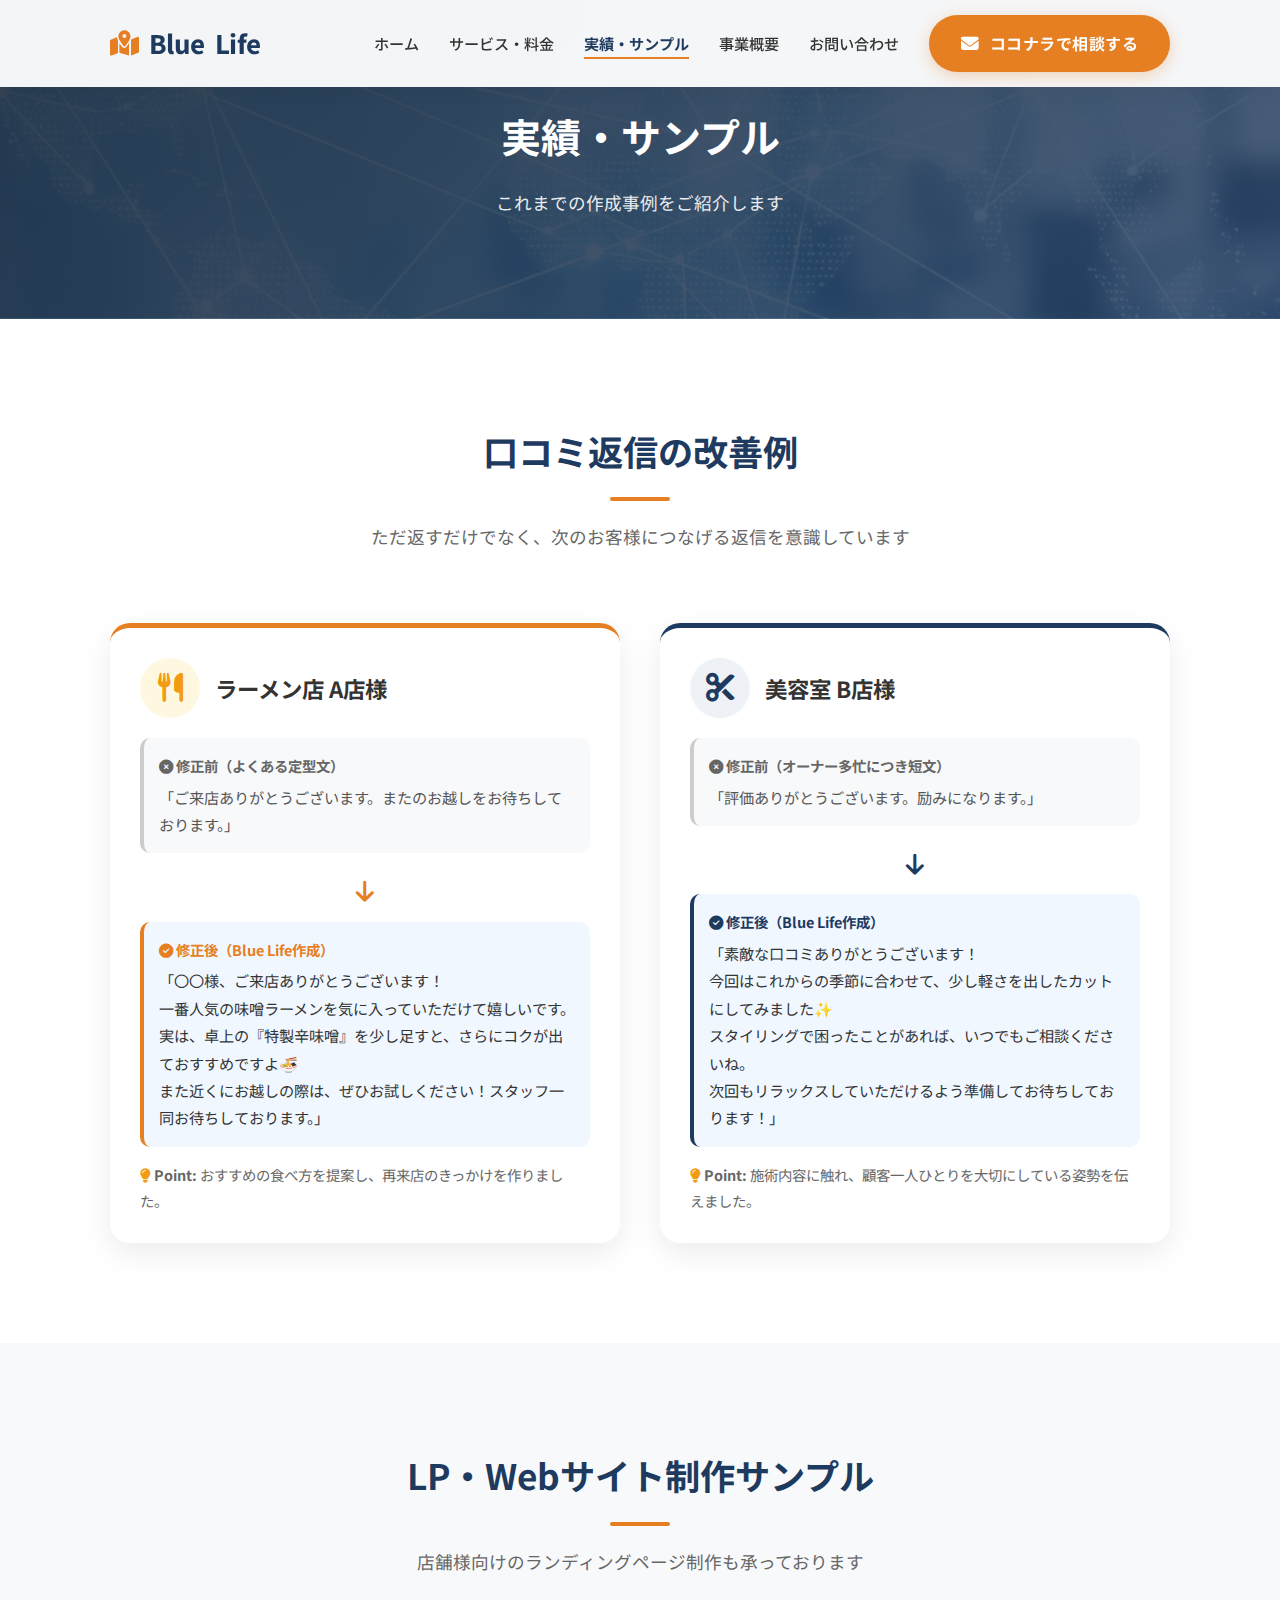
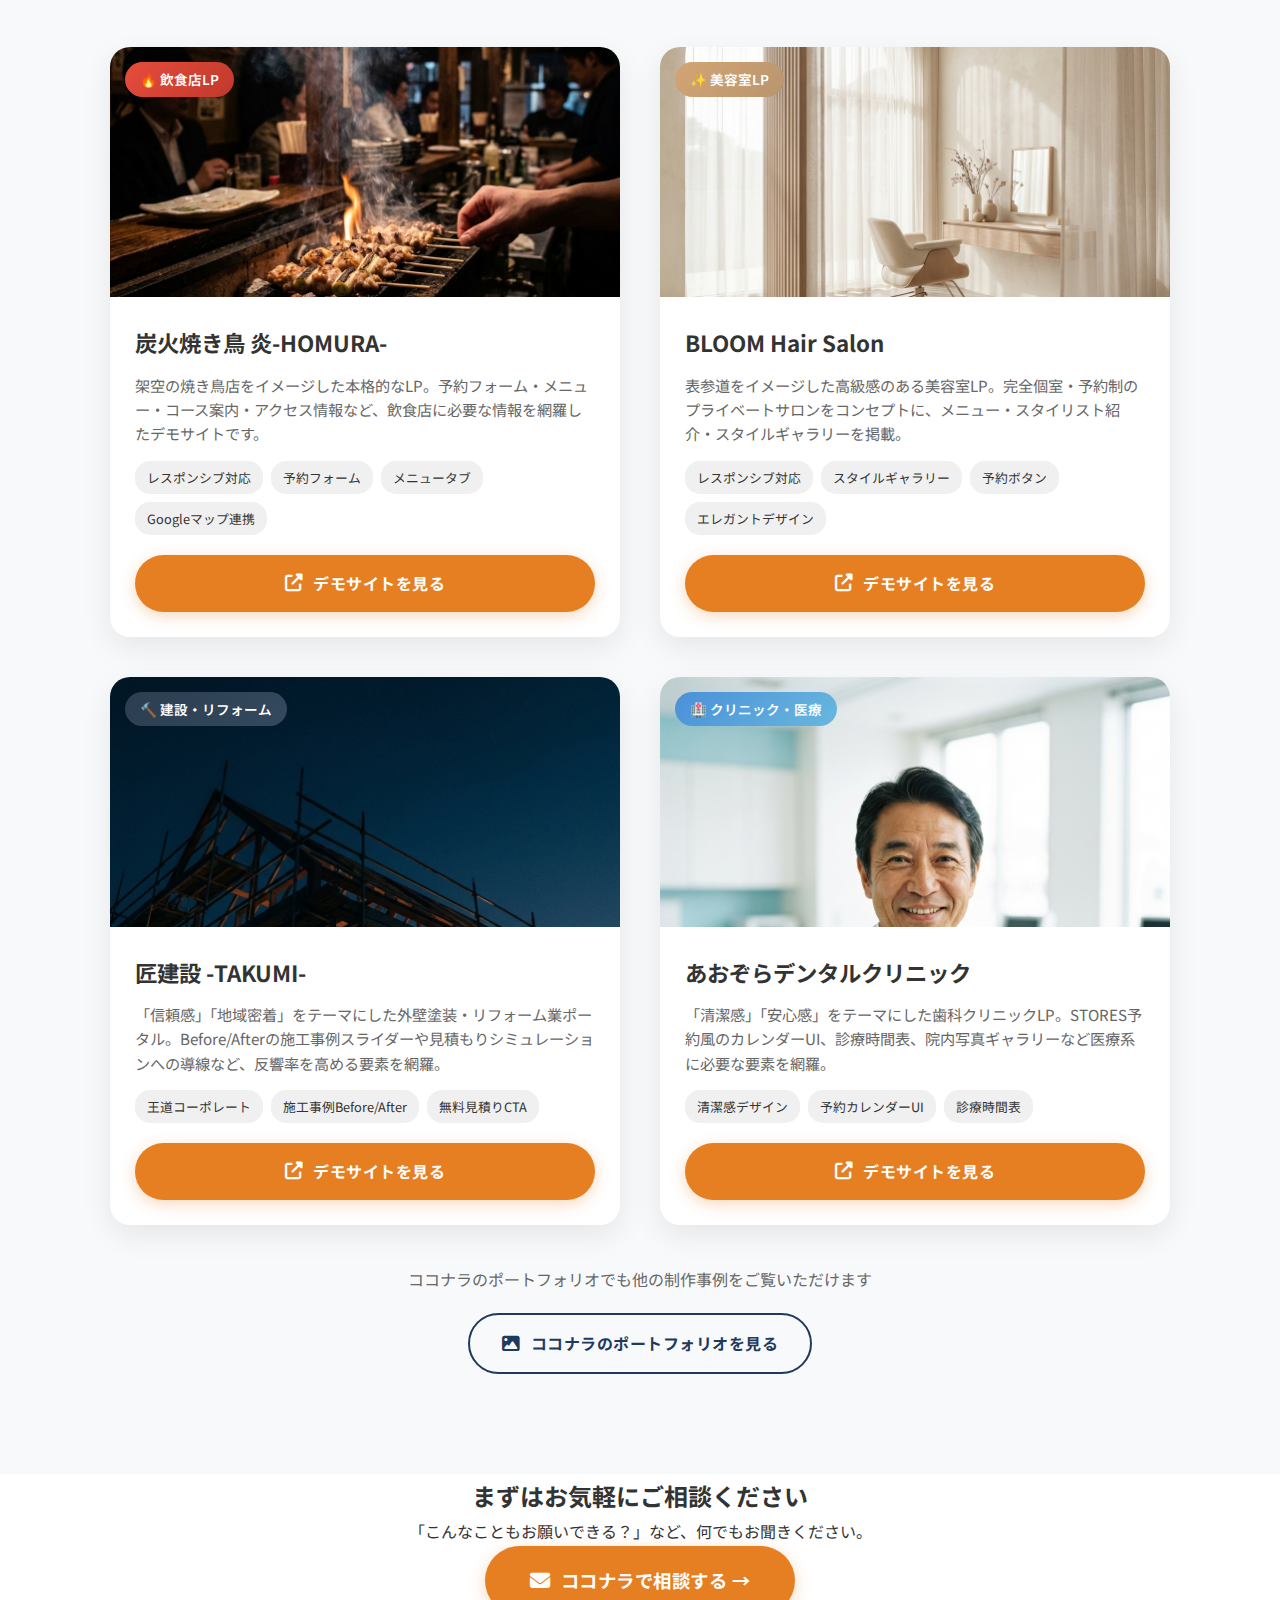
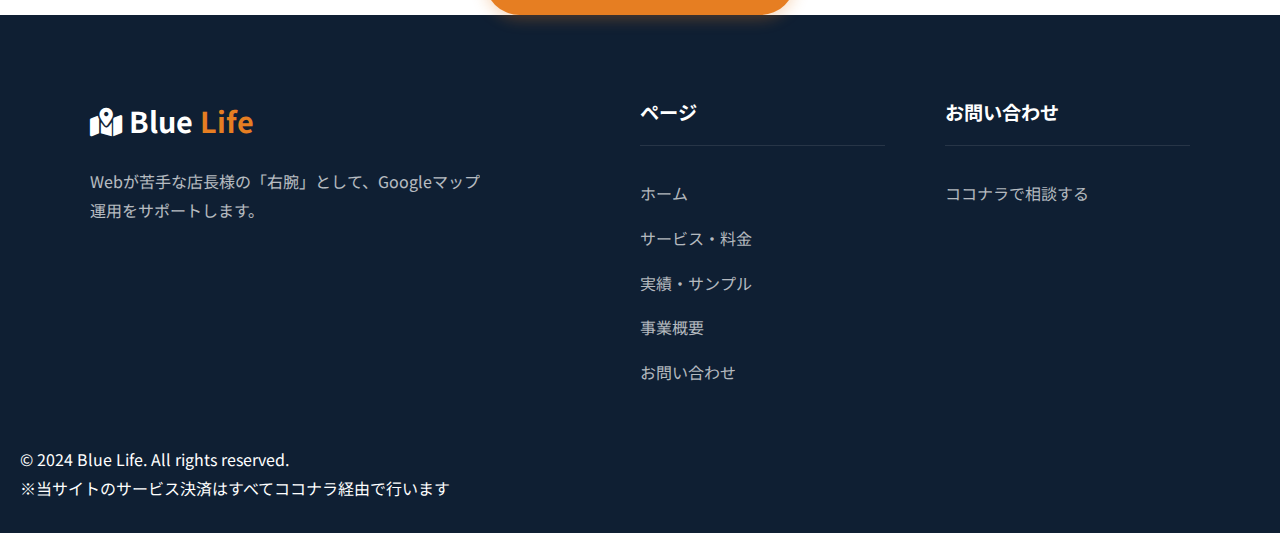
<file: portfolio.html>
<!DOCTYPE html>
<html lang="ja">

<head>
    <meta charset="UTF-8">
    <meta name="viewport" content="width=device-width, initial-scale=1.0">
    <meta name="description" content="Googleマップ運用代行の実績とサンプル。口コミ返信のBefore/After、投稿画像の作成事例などを掲載。">
    <title>実績・サンプル | Blue Life</title>
    <link rel="stylesheet" href="https://cdnjs.cloudflare.com/ajax/libs/font-awesome/6.4.0/css/all.min.css">
    <link rel="preconnect" href="https://fonts.googleapis.com">
    <link rel="preconnect" href="https://fonts.gstatic.com" crossorigin>
    <link href="https://fonts.googleapis.com/css2?family=Noto+Sans+JP:wght@400;500;700&display=swap" rel="stylesheet">
    <link rel="stylesheet" href="style.css">
</head>

<body>
    <!-- ヘッダー -->
    <header class="header">
        <div class="header-inner">
            <a href="index.html" class="logo"><i class="fa-solid fa-map-location-dot"></i> Blue <span>Life</span></a>
            <nav class="nav">
                <ul class="nav-list" id="navList">
                    <li><a href="index.html">ホーム</a></li>
                    <li><a href="service.html">サービス・料金</a></li>
                    <li><a href="portfolio.html" class="active">実績・サンプル</a></li>
                    <li><a href="profile.html">事業概要</a></li>
                    <li><a href="contact.html">お問い合わせ</a></li>
                </ul>
                <a href="https://coconala.com/users/5311104" target="_blank" class="btn btn-primary"><i
                        class="fa-solid fa-envelope"></i> ココナラで相談する</a>
                <div class="hamburger" id="hamburger" onclick="toggleMenu()">
                    <span></span>
                    <span></span>
                    <span></span>
                </div>
            </nav>
        </div>
    </header>

    <!-- ページヘッダー -->
    <section class="page-header"
        style="background: var(--hero-overlay), url('images/hero-bg.png'); background-size: cover; background-position: center; padding: 100px 20px; text-align: center; color: white;">
        <h1 style="font-size: 2.5rem; margin-bottom: 15px;">実績・サンプル</h1>
        <p style="font-size: 1.1rem; opacity: 0.9;">これまでの作成事例をご紹介します</p>
    </section>

    <!-- クチコミ返信Before/After -->
    <section class="section">
        <div class="container">
            <div class="section-header">
                <h2>口コミ返信の改善例</h2>
                <p>ただ返すだけでなく、次のお客様につなげる返信を意識しています</p>
            </div>

            <div class="portfolio-grid"
                style="display: grid; grid-template-columns: repeat(auto-fit, minmax(350px, 1fr)); gap: 40px;">
                <!-- 事例1 -->
                <div class="portfolio-item"
                    style="background: white; border-radius: 20px; box-shadow: var(--shadow); padding: 30px; border-top: 5px solid var(--accent);">
                    <div style="display: flex; align-items: center; gap: 15px; margin-bottom: 20px;">
                        <div
                            style="background: #fff8e1; color: #f39c12; width: 60px; height: 60px; border-radius: 50%; display: flex; align-items: center; justify-content: center; font-size: 1.8rem;">
                            <i class="fa-solid fa-utensils"></i>
                        </div>
                        <h3 style="font-size: 1.4rem;">ラーメン店 A店様</h3>
                    </div>

                    <div class="case-study">
                        <div class="case-bad"
                            style="background: #f8f9fa; padding: 15px; border-radius: 10px; margin-bottom: 15px; border-left: 4px solid #ccc;">
                            <span
                                style="display: block; font-weight: 700; color: #666; margin-bottom: 5px; font-size: 0.9rem;"><i
                                    class="fa-solid fa-circle-xmark"></i> 修正前（よくある定型文）</span>
                            <p style="font-size: 0.95rem; color: #555;">「ご来店ありがとうございます。またのお越しをお待ちしております。」</p>
                        </div>

                        <div style="text-align: center; font-size: 1.5rem; color: var(--accent); margin: 10px 0;">
                            <i class="fa-solid fa-arrow-down"></i>
                        </div>

                        <div class="case-good"
                            style="background: #f0f7ff; padding: 15px; border-radius: 10px; border-left: 4px solid var(--accent);">
                            <span
                                style="display: block; font-weight: 700; color: var(--accent); margin-bottom: 5px; font-size: 0.9rem;"><i
                                    class="fa-solid fa-circle-check"></i> 修正後（Blue Life作成）</span>
                            <p style="font-size: 0.95rem;">「〇〇様、ご来店ありがとうございます！<br>
                                一番人気の味噌ラーメンを気に入っていただけて嬉しいです。<br>
                                実は、卓上の『特製辛味噌』を少し足すと、さらにコクが出ておすすめですよ🍜<br>
                                また近くにお越しの際は、ぜひお試しください！スタッフ一同お待ちしております。」</p>
                        </div>
                        <div class="case-point" style="margin-top: 15px; font-size: 0.9rem; color: #666;">
                            <i class="fa-solid fa-lightbulb" style="color: #f39c12;"></i> <strong>Point:</strong>
                            おすすめの食べ方を提案し、再来店のきっかけを作りました。
                        </div>
                    </div>
                </div>

                <!-- 事例2 -->
                <div class="portfolio-item"
                    style="background: white; border-radius: 20px; box-shadow: var(--shadow); padding: 30px; border-top: 5px solid var(--primary);">
                    <div style="display: flex; align-items: center; gap: 15px; margin-bottom: 20px;">
                        <div
                            style="background: #eef2f7; color: var(--primary); width: 60px; height: 60px; border-radius: 50%; display: flex; align-items: center; justify-content: center; font-size: 1.8rem;">
                            <i class="fa-solid fa-scissors"></i>
                        </div>
                        <h3 style="font-size: 1.4rem;">美容室 B店様</h3>
                    </div>

                    <div class="case-study">
                        <div class="case-bad"
                            style="background: #f8f9fa; padding: 15px; border-radius: 10px; margin-bottom: 15px; border-left: 4px solid #ccc;">
                            <span
                                style="display: block; font-weight: 700; color: #666; margin-bottom: 5px; font-size: 0.9rem;"><i
                                    class="fa-solid fa-circle-xmark"></i> 修正前（オーナー多忙につき短文）</span>
                            <p style="font-size: 0.95rem; color: #555;">「評価ありがとうございます。励みになります。」</p>
                        </div>

                        <div style="text-align: center; font-size: 1.5rem; color: var(--primary); margin: 10px 0;">
                            <i class="fa-solid fa-arrow-down"></i>
                        </div>

                        <div class="case-good"
                            style="background: #f0f7ff; padding: 15px; border-radius: 10px; border-left: 4px solid var(--primary);">
                            <span
                                style="display: block; font-weight: 700; color: var(--primary); margin-bottom: 5px; font-size: 0.9rem;"><i
                                    class="fa-solid fa-circle-check"></i> 修正後（Blue Life作成）</span>
                            <p style="font-size: 0.95rem;">「素敵な口コミありがとうございます！<br>
                                今回はこれからの季節に合わせて、少し軽さを出したカットにしてみました✨<br>
                                スタイリングで困ったことがあれば、いつでもご相談くださいね。<br>
                                次回もリラックスしていただけるよう準備してお待ちしております！」</p>
                        </div>
                        <div class="case-point" style="margin-top: 15px; font-size: 0.9rem; color: #666;">
                            <i class="fa-solid fa-lightbulb" style="color: #f39c12;"></i> <strong>Point:</strong>
                            施術内容に触れ、顧客一人ひとりを大切にしている姿勢を伝えました。
                        </div>
                    </div>
                </div>
            </div>
        </div>
    </section>

    <!-- LP・Webサイト制作サンプル -->
    <section class="section section-alt">
        <div class="container">
            <div class="section-header">
                <h2>LP・Webサイト制作サンプル</h2>
                <p>店舗様向けのランディングページ制作も承っております</p>
            </div>

            <div class="portfolio-grid"
                style="display: grid; grid-template-columns: repeat(auto-fit, minmax(350px, 1fr)); gap: 40px;">

                <!-- 居酒屋LP -->
                <div class="portfolio-item"
                    style="background: white; border-radius: 20px; box-shadow: var(--shadow); overflow: hidden;">
                    <div style="position: relative;">
                        <img src="images/portfolio-izakaya.jpg" alt="炭火焼き鳥 炎-HOMURA- LP"
                            style="width: 100%; height: 250px; object-fit: cover;">
                        <div
                            style="position: absolute; top: 15px; left: 15px; background: linear-gradient(135deg, #e74c3c, #c0392b); color: white; padding: 5px 15px; border-radius: 20px; font-size: 0.85rem; font-weight: 600;">
                            🔥 飲食店LP
                        </div>
                    </div>
                    <div style="padding: 25px;">
                        <h3 style="font-size: 1.4rem; margin-bottom: 10px; color: var(--text);">炭火焼き鳥 炎-HOMURA-</h3>
                        <p style="font-size: 0.95rem; color: #666; margin-bottom: 15px; line-height: 1.6;">
                            架空の焼き鳥店をイメージした本格的なLP。予約フォーム・メニュー・コース案内・アクセス情報など、飲食店に必要な情報を網羅したデモサイトです。
                        </p>
                        <div style="display: flex; flex-wrap: wrap; gap: 8px; margin-bottom: 20px;">
                            <span
                                style="background: #f0f0f0; padding: 5px 12px; border-radius: 15px; font-size: 0.8rem;">レスポンシブ対応</span>
                            <span
                                style="background: #f0f0f0; padding: 5px 12px; border-radius: 15px; font-size: 0.8rem;">予約フォーム</span>
                            <span
                                style="background: #f0f0f0; padding: 5px 12px; border-radius: 15px; font-size: 0.8rem;">メニュータブ</span>
                            <span
                                style="background: #f0f0f0; padding: 5px 12px; border-radius: 15px; font-size: 0.8rem;">Googleマップ連携</span>
                        </div>
                        <a href="https://aochan3628-cmd.github.io/izakaya-lp/" target="_blank" class="btn btn-primary"
                            style="width: 100%; text-align: center;">
                            <i class="fa-solid fa-external-link-alt"></i> デモサイトを見る
                        </a>
                    </div>
                </div>

                <!-- 美容室LP -->
                <div class="portfolio-item"
                    style="background: white; border-radius: 20px; box-shadow: var(--shadow); overflow: hidden;">
                    <div style="position: relative;">
                        <img src="images/portfolio-beauty.jpg" alt="BLOOM Hair Salon LP"
                            style="width: 100%; height: 250px; object-fit: cover;">
                        <div
                            style="position: absolute; top: 15px; left: 15px; background: linear-gradient(135deg, #d4a574, #b8956e); color: white; padding: 5px 15px; border-radius: 20px; font-size: 0.85rem; font-weight: 600;">
                            ✨ 美容室LP
                        </div>
                    </div>
                    <div style="padding: 25px;">
                        <h3 style="font-size: 1.4rem; margin-bottom: 10px; color: var(--text);">BLOOM Hair Salon</h3>
                        <p style="font-size: 0.95rem; color: #666; margin-bottom: 15px; line-height: 1.6;">
                            表参道をイメージした高級感のある美容室LP。完全個室・予約制のプライベートサロンをコンセプトに、メニュー・スタイリスト紹介・スタイルギャラリーを掲載。
                        </p>
                        <div style="display: flex; flex-wrap: wrap; gap: 8px; margin-bottom: 20px;">
                            <span
                                style="background: #f0f0f0; padding: 5px 12px; border-radius: 15px; font-size: 0.8rem;">レスポンシブ対応</span>
                            <span
                                style="background: #f0f0f0; padding: 5px 12px; border-radius: 15px; font-size: 0.8rem;">スタイルギャラリー</span>
                            <span
                                style="background: #f0f0f0; padding: 5px 12px; border-radius: 15px; font-size: 0.8rem;">予約ボタン</span>
                            <span
                                style="background: #f0f0f0; padding: 5px 12px; border-radius: 15px; font-size: 0.8rem;">エレガントデザイン</span>
                        </div>
                        <a href="https://aochan3628-cmd.github.io/beauty-salon-lp/" target="_blank"
                            class="btn btn-primary" style="width: 100%; text-align: center;">
                            <i class="fa-solid fa-external-link-alt"></i> デモサイトを見る
                        </a>
                    </div>
                </div>

                <!-- 建設業LP -->
                <div class="portfolio-item"
                    style="background: white; border-radius: 20px; box-shadow: var(--shadow); overflow: hidden;">
                    <div style="position: relative;">
                        <img src="images/portfolio-construction.png" alt="匠建設 LP"
                            style="width: 100%; height: 250px; object-fit: cover; object-position: center top;">
                        <div
                            style="position: absolute; top: 15px; left: 15px; background: linear-gradient(135deg, #2c3e50, #34495e); color: white; padding: 5px 15px; border-radius: 20px; font-size: 0.85rem; font-weight: 600;">
                            🔨 建設・リフォーム
                        </div>
                    </div>
                    <div style="padding: 25px;">
                        <h3 style="font-size: 1.4rem; margin-bottom: 10px; color: var(--text);">匠建設 -TAKUMI-</h3>
                        <p style="font-size: 0.95rem; color: #666; margin-bottom: 15px; line-height: 1.6;">
                            「信頼感」「地域密着」をテーマにした外壁塗装・リフォーム業ポータル。Before/Afterの施工事例スライダーや見積もりシミュレーションへの導線など、反響率を高める要素を網羅。
                        </p>
                        <div style="display: flex; flex-wrap: wrap; gap: 8px; margin-bottom: 20px;">
                            <span
                                style="background: #f0f0f0; padding: 5px 12px; border-radius: 15px; font-size: 0.8rem;">王道コーポレート</span>
                            <span
                                style="background: #f0f0f0; padding: 5px 12px; border-radius: 15px; font-size: 0.8rem;">施工事例Before/After</span>
                            <span
                                style="background: #f0f0f0; padding: 5px 12px; border-radius: 15px; font-size: 0.8rem;">無料見積りCTA</span>
                        </div>
                        <a href="https://aochan3628-cmd.github.io/construction-lp/" target="_blank"
                            class="btn btn-primary" style="width: 100%; text-align: center;">
                            <i class="fa-solid fa-external-link-alt"></i> デモサイトを見る
                        </a>
                    </div>
                </div>

                <!-- クリニックLP -->
                <div class="portfolio-item"
                    style="background: white; border-radius: 20px; box-shadow: var(--shadow); overflow: hidden;">
                    <div style="position: relative;">
                        <img src="images/portfolio-clinic.png" alt="あおぞらデンタルクリニック LP"
                            style="width: 100%; height: 250px; object-fit: cover; object-position: center top;">
                        <div
                            style="position: absolute; top: 15px; left: 15px; background: linear-gradient(135deg, #4A90D9, #67B8DE); color: white; padding: 5px 15px; border-radius: 20px; font-size: 0.85rem; font-weight: 600;">
                            🏥 クリニック・医療
                        </div>
                    </div>
                    <div style="padding: 25px;">
                        <h3 style="font-size: 1.4rem; margin-bottom: 10px; color: var(--text);">あおぞらデンタルクリニック</h3>
                        <p style="font-size: 0.95rem; color: #666; margin-bottom: 15px; line-height: 1.6;">
                            「清潔感」「安心感」をテーマにした歯科クリニックLP。STORES予約風のカレンダーUI、診療時間表、院内写真ギャラリーなど医療系に必要な要素を網羅。
                        </p>
                        <div style="display: flex; flex-wrap: wrap; gap: 8px; margin-bottom: 20px;">
                            <span
                                style="background: #f0f0f0; padding: 5px 12px; border-radius: 15px; font-size: 0.8rem;">清潔感デザイン</span>
                            <span
                                style="background: #f0f0f0; padding: 5px 12px; border-radius: 15px; font-size: 0.8rem;">予約カレンダーUI</span>
                            <span
                                style="background: #f0f0f0; padding: 5px 12px; border-radius: 15px; font-size: 0.8rem;">診療時間表</span>
                        </div>
                        <a href="https://aochan3628-cmd.github.io/clinic-lp/" target="_blank" class="btn btn-primary"
                            style="width: 100%; text-align: center;">
                            <i class="fa-solid fa-external-link-alt"></i> デモサイトを見る
                        </a>
                    </div>
                </div>
            </div>

            <div style="text-align: center; margin-top: 40px;">
                <p style="color: #666; margin-bottom: 20px;">ココナラのポートフォリオでも他の制作事例をご覧いただけます</p>
                <a href="https://coconala.com/users/5311104/portfolios" target="_blank" class="btn btn-outline">
                    <i class="fa-solid fa-image"></i> ココナラのポートフォリオを見る
                </a>
            </div>
        </div>
    </section>

    <!-- CTA -->
    <section class="cta">
        <div class="container text-center">
            <h2>まずはお気軽にご相談ください</h2>
            <p>「こんなこともお願いできる？」など、何でもお聞きください。</p>
            <a href="https://coconala.com/users/5311104" target="_blank" class="btn btn-primary btn-large"><i
                    class="fa-solid fa-envelope"></i> ココナラで相談する →</a>
        </div>
    </section>

    <!-- フッター -->
    <footer class="footer">
        <div class="footer-content">
            <div class="footer-about">
                <div class="footer-logo"><i class="fa-solid fa-map-location-dot"></i> Blue <span>Life</span></div>
                <p class="footer-desc">Webが苦手な店長様の「右腕」として、Googleマップ運用をサポートします。</p>
            </div>
            <div class="footer-nav">
                <h4>ページ</h4>
                <ul class="footer-links">
                    <li><a href="index.html">ホーム</a></li>
                    <li><a href="service.html">サービス・料金</a></li>
                    <li><a href="portfolio.html">実績・サンプル</a></li>
                    <li><a href="profile.html">事業概要</a></li>
                    <li><a href="contact.html">お問い合わせ</a></li>
                </ul>
            </div>
            <div class="footer-info">
                <h4>お問い合わせ</h4>
                <ul class="footer-links">
                    <li><a href="https://coconala.com/users/5311104" target="_blank">ココナラで相談する</a></li>
                </ul>
            </div>
        </div>
        <div class="footer-bottom">
            <p>&copy; 2024 Blue Life. All rights reserved.</p>
            <p class="footer-notice">※当サイトのサービス決済はすべてココナラ経由で行います</p>
        </div>
    </footer>

    <script>
        function toggleMenu() {
            document.getElementById('navList').classList.toggle('active');
        }
    </script>
</body>

</html>
</file>
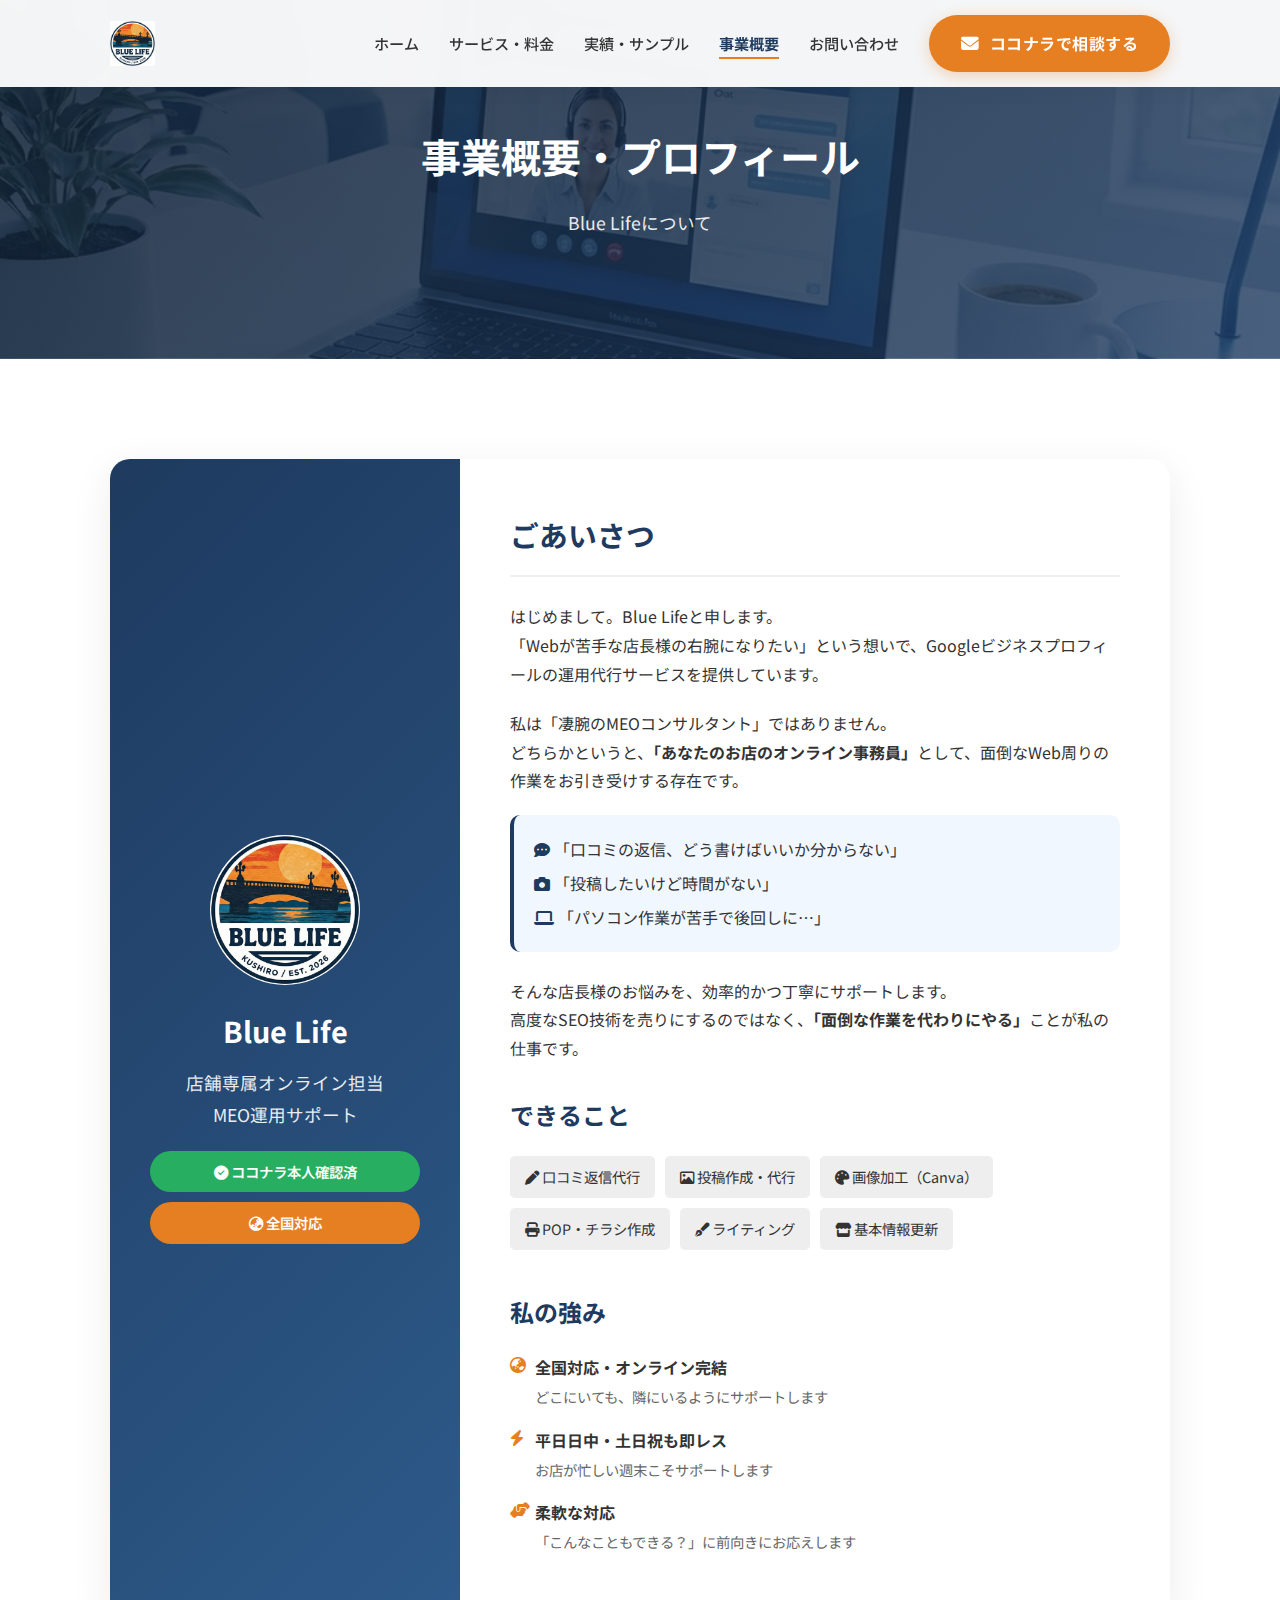
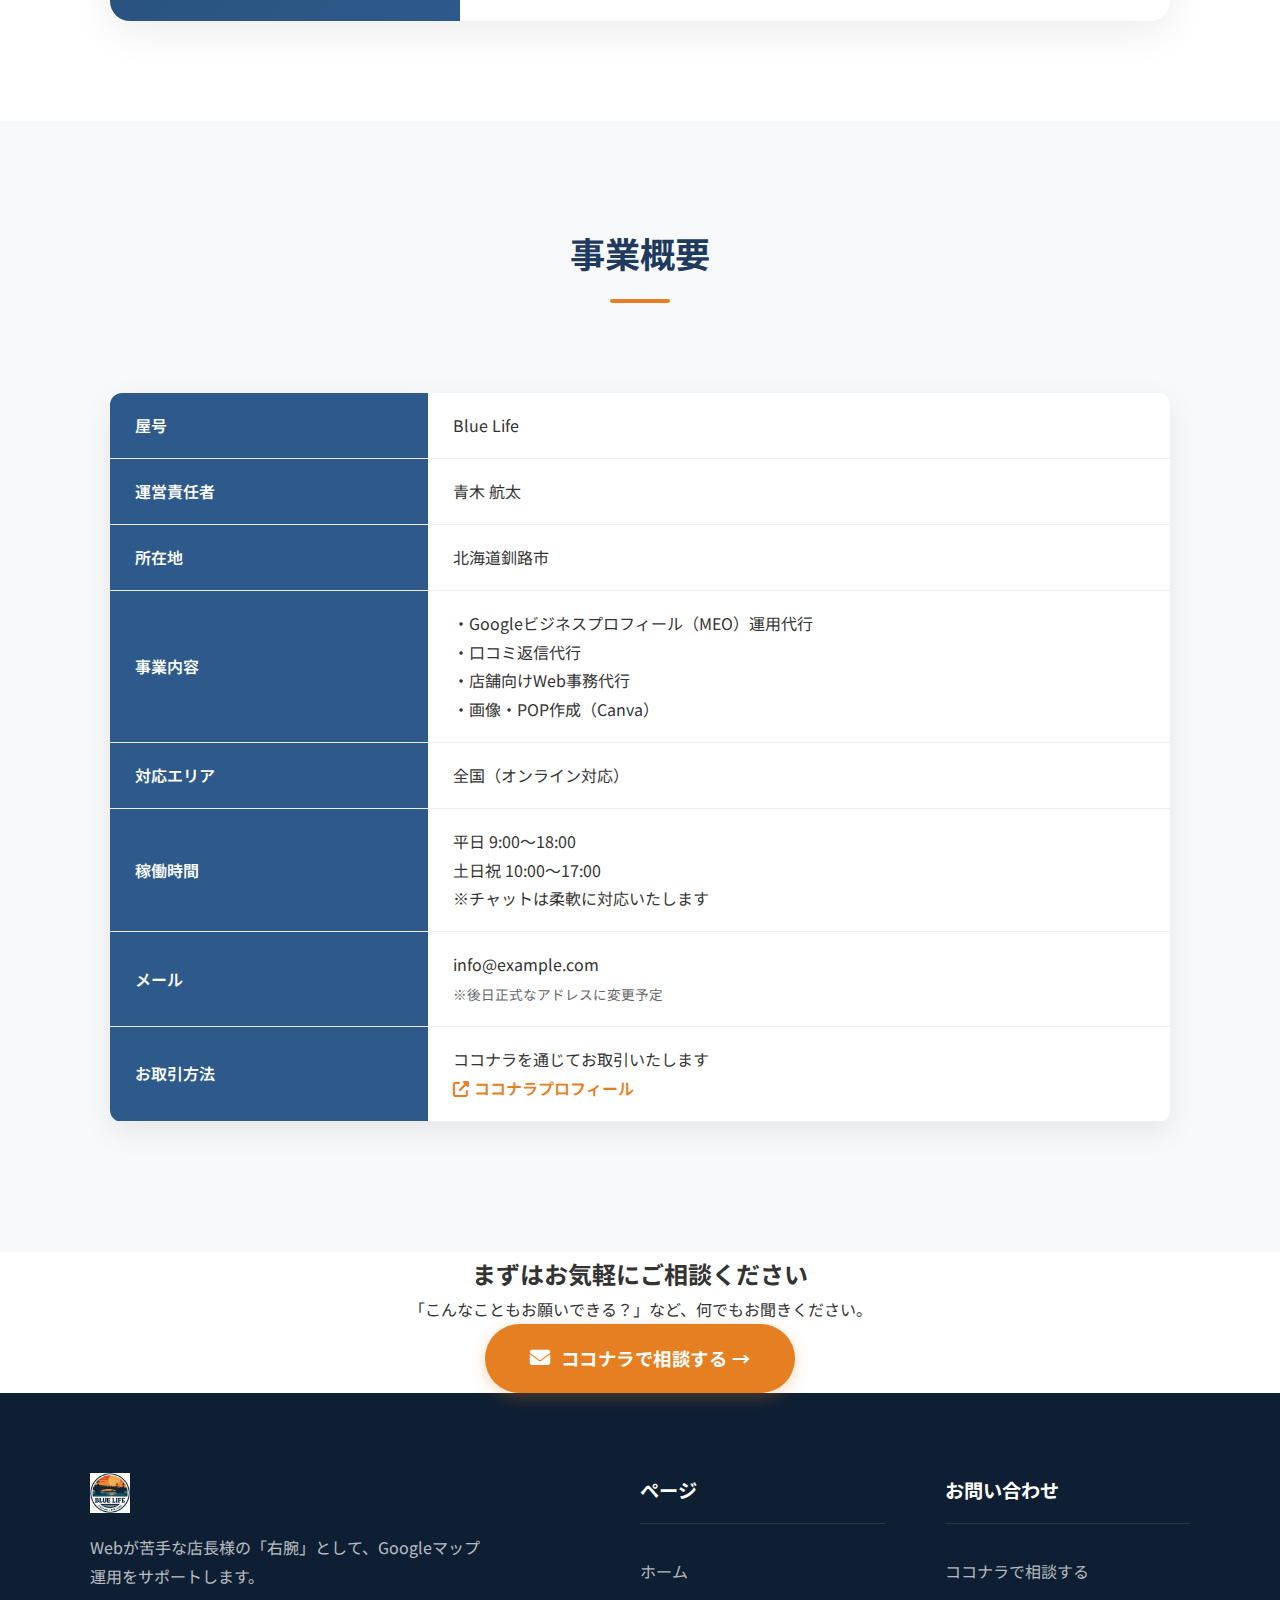
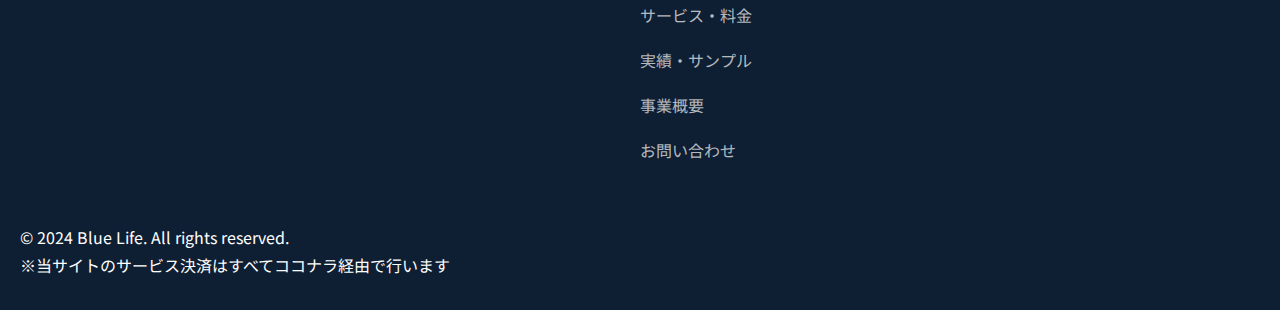
<file: profile-original.html>
<!DOCTYPE html>
<html lang="ja">

<head>
    <meta charset="UTF-8">
    <meta name="viewport" content="width=device-width, initial-scale=1.0">
    <meta name="description" content="Blue Lifeの事業概要とプロフィール。全国対応・店舗専属のオンライン担当として、Googleマップ（MEO）運用をサポート。">
    <title>事業概要・プロフィール | Blue Life【全国対応・MEO運用代行】</title>
    <link rel="stylesheet" href="https://cdnjs.cloudflare.com/ajax/libs/font-awesome/6.4.0/css/all.min.css">
    <link rel="preconnect" href="https://fonts.googleapis.com">
    <link rel="preconnect" href="https://fonts.gstatic.com" crossorigin>
    <link href="https://fonts.googleapis.com/css2?family=Noto+Sans+JP:wght@400;500;700&display=swap" rel="stylesheet">
    <link rel="stylesheet" href="style.css">
</head>

<body>
    <!-- ヘッダー -->
    <header class="header">
        <div class="header-inner">
            <a href="index.html" class="logo"><img src="images/logo-bluelife.png" alt="Blue Life"
                    style="height: 45px; vertical-align: middle;"></a>
            <nav class="nav">
                <ul class="nav-list" id="navList">
                    <li><a href="index.html">ホーム</a></li>
                    <li><a href="service.html">サービス・料金</a></li>
                    <li><a href="portfolio.html">実績・サンプル</a></li>
                    <li><a href="profile.html" class="active">事業概要</a></li>
                    <li><a href="contact.html">お問い合わせ</a></li>
                </ul>
                <a href="https://coconala.com/users/5311104" target="_blank" class="btn btn-primary"><i
                        class="fa-solid fa-envelope"></i> ココナラで相談する</a>
                <div class="hamburger" id="hamburger" onclick="toggleMenu()">
                    <span></span>
                    <span></span>
                    <span></span>
                </div>
            </nav>
        </div>
    </header>

    <!-- ページヘッダー -->
    <section class="page-header"
        style="background: var(--hero-overlay), url('images/support-online.png'); background-size: cover; background-position: center; padding: 120px 20px; text-align: center; color: white;">
        <h1 style="font-size: 2.5rem; margin-bottom: 15px;">事業概要・プロフィール</h1>
        <p style="font-size: 1.1rem; opacity: 0.9;">Blue Lifeについて</p>
    </section>

    <!-- プロフィール -->
    <section class="section">
        <div class="container">
            <div class="profile-content"
                style="background: white; border-radius: 20px; box-shadow: 0 10px 40px rgba(0,0,0,0.08); overflow: hidden; display: flex; flex-wrap: wrap;">

                <div class="profile-image"
                    style="background: linear-gradient(135deg, var(--primary) 0%, var(--primary-light) 100%); color: white; padding: 60px 40px; width: 100%; max-width: 350px; text-align: center; display: flex; flex-direction: column; justify-content: center; align-items: center;">
                    <div class="profile-avatar"
                        style="margin-bottom: 20px; width: 150px; height: 150px; border-radius: 50%; overflow: hidden; display: flex; align-items: center; justify-content: center; background: white;">
                        <img src="images/logo-bluelife.png" alt="Blue Life"
                            style="width: 100%; height: 100%; object-fit: cover;">
                    </div>
                    <h3 class="profile-name" style="font-size: 1.8rem; margin-bottom: 10px;">Blue Life</h3>
                    <p class="profile-title" style="font-size: 1.1rem; opacity: 0.9; margin-bottom: 20px;">
                        店舗専属オンライン担当<br>MEO運用サポート</p>

                    <div style="display: flex; flex-direction: column; gap: 10px; width: 100%;">
                        <span
                            style="background: var(--success); color: white; padding: 8px 15px; border-radius: 30px; font-size: 0.9rem; font-weight: 600;"><i
                                class="fa-solid fa-check-circle"></i> ココナラ本人確認済</span>
                        <span
                            style="background: var(--accent); color: white; padding: 8px 15px; border-radius: 30px; font-size: 0.9rem; font-weight: 600;"><i
                                class="fa-solid fa-earth-asia"></i> 全国対応</span>
                    </div>
                </div>

                <div class="profile-info" style="padding: 50px; flex: 1; min-width: 300px;">
                    <h2
                        style="color: var(--primary); font-size: 1.8rem; margin-bottom: 25px; border-bottom: 2px solid #eee; padding-bottom: 15px;">
                        ごあいさつ</h2>
                    <p style="margin-bottom: 20px;">
                        はじめまして。Blue Lifeと申します。<br>
                        「Webが苦手な店長様の右腕になりたい」という想いで、Googleビジネスプロフィールの運用代行サービスを提供しています。
                    </p>
                    <p style="margin-bottom: 20px;">
                        私は「凄腕のMEOコンサルタント」ではありません。<br>
                        どちらかというと、<strong>「あなたのお店のオンライン事務員」</strong>として、面倒なWeb周りの作業をお引き受けする存在です。
                    </p>
                    <div
                        style="background: #f0f7ff; padding: 20px; border-radius: 10px; margin-bottom: 25px; border-left: 4px solid var(--primary);">
                        <p style="margin-bottom: 5px;"><i class="fa-solid fa-comment-dots"
                                style="color: var(--primary);"></i> 「口コミの返信、どう書けばいいか分からない」</p>
                        <p style="margin-bottom: 5px;"><i class="fa-solid fa-camera" style="color: var(--primary);"></i>
                            「投稿したいけど時間がない」</p>
                        <p><i class="fa-solid fa-laptop" style="color: var(--primary);"></i> 「パソコン作業が苦手で後回しに…」</p>
                    </div>
                    <p style="margin-bottom: 30px;">
                        そんな店長様のお悩みを、効率的かつ丁寧にサポートします。<br>
                        高度なSEO技術を売りにするのではなく、<strong>「面倒な作業を代わりにやる」</strong>ことが私の仕事です。
                    </p>

                    <h2 style="color: var(--primary); font-size: 1.5rem; margin-bottom: 20px;">できること</h2>
                    <div class="skills-list" style="display: flex; flex-wrap: wrap; gap: 10px; margin-bottom: 40px;">
                        <span style="background: #eee; padding: 8px 15px; border-radius: 5px; font-size: 0.9rem;"><i
                                class="fa-solid fa-pen"></i> 口コミ返信代行</span>
                        <span style="background: #eee; padding: 8px 15px; border-radius: 5px; font-size: 0.9rem;"><i
                                class="fa-regular fa-image"></i> 投稿作成・代行</span>
                        <span style="background: #eee; padding: 8px 15px; border-radius: 5px; font-size: 0.9rem;"><i
                                class="fa-solid fa-palette"></i> 画像加工（Canva）</span>
                        <span style="background: #eee; padding: 8px 15px; border-radius: 5px; font-size: 0.9rem;"><i
                                class="fa-solid fa-print"></i> POP・チラシ作成</span>
                        <span style="background: #eee; padding: 8px 15px; border-radius: 5px; font-size: 0.9rem;"><i
                                class="fa-solid fa-pen-fancy"></i> ライティング</span>
                        <span style="background: #eee; padding: 8px 15px; border-radius: 5px; font-size: 0.9rem;"><i
                                class="fa-solid fa-store"></i> 基本情報更新</span>
                    </div>

                    <h2 style="color: var(--primary); font-size: 1.5rem; margin-bottom: 20px;">私の強み</h2>
                    <ul style="list-style: none; padding: 0;">
                        <li style="margin-bottom: 15px; padding-left: 25px; position: relative;">
                            <i class="fa-solid fa-earth-asia"
                                style="color: var(--accent); position: absolute; left: 0; top: 4px;"></i>
                            <strong>全国対応・オンライン完結</strong><br><span
                                style="font-size: 0.9rem; color: #666;">どこにいても、隣にいるようにサポートします</span>
                        </li>
                        <li style="margin-bottom: 15px; padding-left: 25px; position: relative;">
                            <i class="fa-solid fa-bolt"
                                style="color: var(--accent); position: absolute; left: 0; top: 4px;"></i>
                            <strong>平日日中・土日祝も即レス</strong><br><span
                                style="font-size: 0.9rem; color: #666;">お店が忙しい週末こそサポートします</span>
                        </li>
                        <li style="margin-bottom: 15px; padding-left: 25px; position: relative;">
                            <i class="fa-solid fa-hands-helping"
                                style="color: var(--accent); position: absolute; left: 0; top: 4px;"></i>
                            <strong>柔軟な対応</strong><br><span
                                style="font-size: 0.9rem; color: #666;">「こんなこともできる？」に前向きにお応えします</span>
                        </li>
                    </ul>
                </div>
            </div>
        </div>
    </section>

    <!-- 事業概要 -->
    <section class="section section-alt">
        <div class="container">
            <div class="section-header">
                <h2>事業概要</h2>
            </div>

            <table class="info-table">
                <tr>
                    <th>屋号</th>
                    <td>Blue Life</td>
                </tr>
                <tr>
                    <th>運営責任者</th>
                    <td>青木 航太</td>
                </tr>
                <tr>
                    <th>所在地</th>
                    <td>北海道釧路市</td>
                </tr>
                <tr>
                    <th>事業内容</th>
                    <td>
                        ・Googleビジネスプロフィール（MEO）運用代行<br>
                        ・口コミ返信代行<br>
                        ・店舗向けWeb事務代行<br>
                        ・画像・POP作成（Canva）
                    </td>
                </tr>
                <tr>
                    <th>対応エリア</th>
                    <td>全国（オンライン対応）</td>
                </tr>
                <tr>
                    <th>稼働時間</th>
                    <td>
                        平日 9:00〜18:00<br>
                        土日祝 10:00〜17:00<br>
                        ※チャットは柔軟に対応いたします
                    </td>
                </tr>
                <tr>
                    <th>メール</th>
                    <td>info@example.com<br><span style="font-size: 0.85rem; color: #666;">※後日正式なアドレスに変更予定</span></td>
                </tr>
                <tr>
                    <th>お取引方法</th>
                    <td>
                        ココナラを通じてお取引いたします<br>
                        <a href="https://coconala.com/users/5311104" target="_blank"
                            style="display: inline-flex; align-items: center; gap: 5px; color: var(--accent); font-weight: 600;"><i
                                class="fa-solid fa-external-link-alt"></i> ココナラプロフィール</a>
                    </td>
                </tr>
            </table>
        </div>
    </section>

    <!-- CTA -->
    <section class="cta">
        <div class="container text-center">
            <h2>まずはお気軽にご相談ください</h2>
            <p>「こんなこともお願いできる？」など、何でもお聞きください。</p>
            <a href="https://coconala.com/users/5311104" target="_blank" class="btn btn-primary btn-large"><i
                    class="fa-solid fa-envelope"></i> ココナラで相談する →</a>
        </div>
    </section>

    <!-- フッター -->
    <footer class="footer">
        <div class="footer-content">
            <div class="footer-about">
                <div class="footer-logo"><img src="images/logo-bluelife.png" alt="Blue Life" style="height: 40px;">
                </div>
                <p class="footer-desc">Webが苦手な店長様の「右腕」として、Googleマップ運用をサポートします。</p>
            </div>
            <div class="footer-nav">
                <h4>ページ</h4>
                <ul class="footer-links">
                    <li><a href="index.html">ホーム</a></li>
                    <li><a href="service.html">サービス・料金</a></li>
                    <li><a href="portfolio.html">実績・サンプル</a></li>
                    <li><a href="profile.html">事業概要</a></li>
                    <li><a href="contact.html">お問い合わせ</a></li>
                </ul>
            </div>
            <div class="footer-info">
                <h4>お問い合わせ</h4>
                <ul class="footer-links">
                    <li><a href="https://coconala.com/users/5311104" target="_blank">ココナラで相談する</a></li>
                </ul>
            </div>
        </div>
        <div class="footer-bottom">
            <p>&copy; 2024 Blue Life. All rights reserved.</p>
            <p class="footer-notice">※当サイトのサービス決済はすべてココナラ経由で行います</p>
        </div>
    </footer>

    <script>
        function toggleMenu() {
            document.getElementById('navList').classList.toggle('active');
        }
    </script>
</body>

</html>
</file>
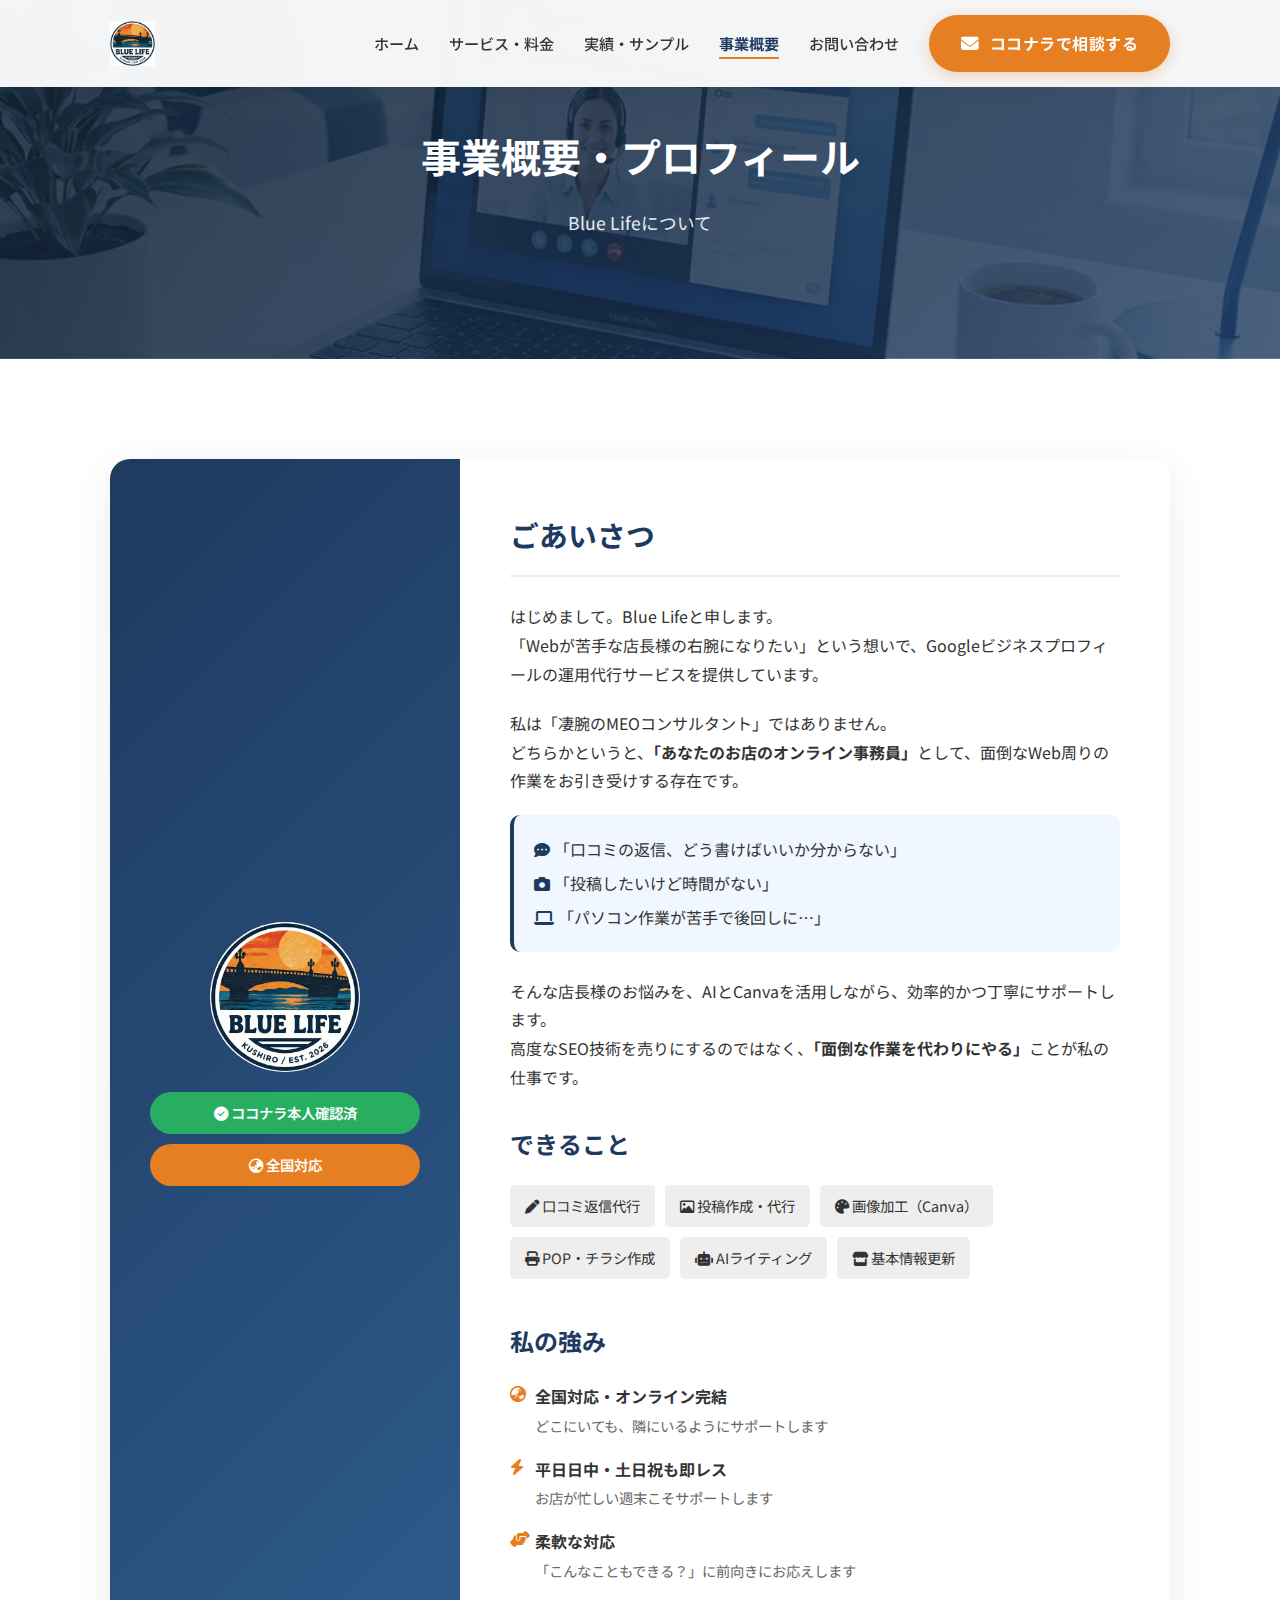
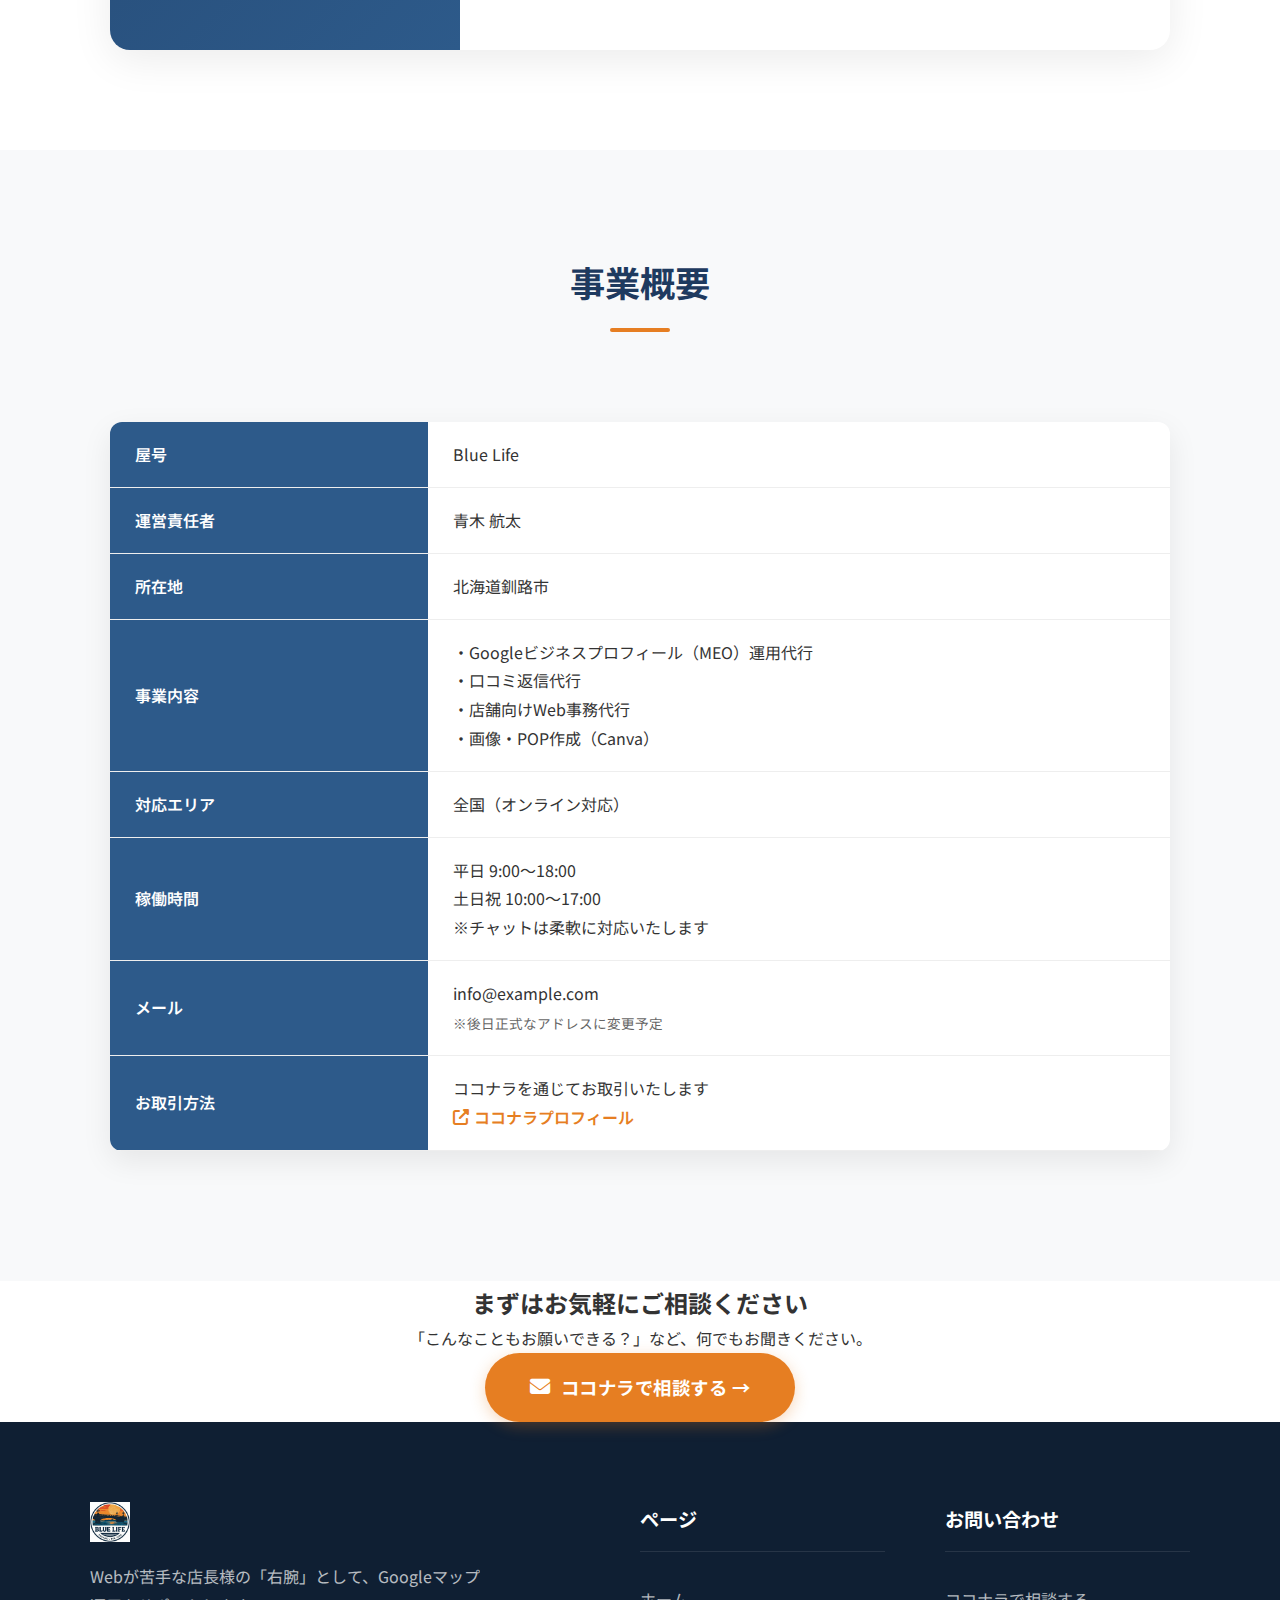
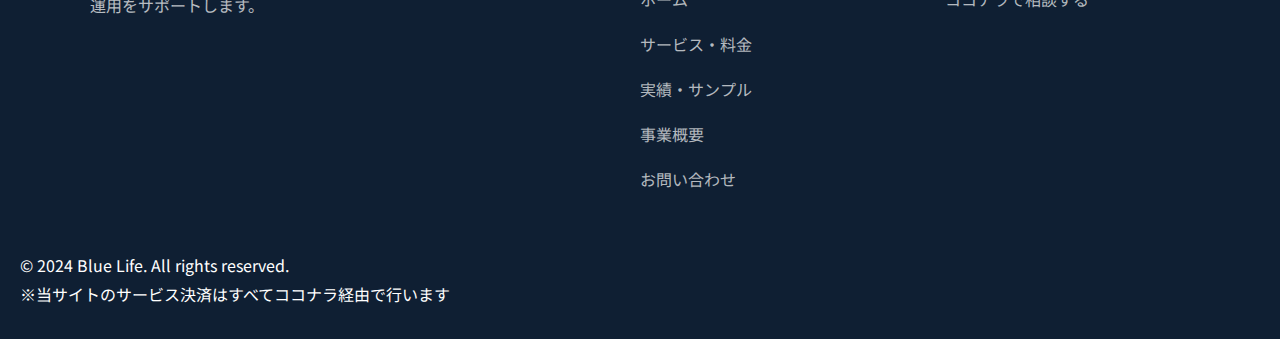
<file: profile.html>
<!DOCTYPE html>
<html lang="ja">

<head>
    <meta charset="UTF-8">
    <meta name="viewport" content="width=device-width, initial-scale=1.0">
    <meta name="description" content="Blue Lifeの事業概要とプロフィール。全国対応・店舗専属のオンライン担当として、Googleマップ（MEO）運用をサポート。">
    <title>事業概要・プロフィール | Blue Life【全国対応・MEO運用代行】</title>
    <link rel="stylesheet" href="https://cdnjs.cloudflare.com/ajax/libs/font-awesome/6.4.0/css/all.min.css">
    <link rel="preconnect" href="https://fonts.googleapis.com">
    <link rel="preconnect" href="https://fonts.gstatic.com" crossorigin>
    <link href="https://fonts.googleapis.com/css2?family=Noto+Sans+JP:wght@400;500;700&display=swap" rel="stylesheet">
    <link rel="stylesheet" href="style.css">
</head>

<body>
    <!-- ヘッダー -->
    <header class="header">
        <div class="header-inner">
            <a href="index.html" class="logo"><img src="images/logo-bluelife.png" alt="Blue Life"
                    style="height: 45px; vertical-align: middle;"></a>
            <nav class="nav">
                <ul class="nav-list" id="navList">
                    <li><a href="index.html">ホーム</a></li>
                    <li><a href="service.html">サービス・料金</a></li>
                    <li><a href="portfolio.html">実績・サンプル</a></li>
                    <li><a href="profile.html" class="active">事業概要</a></li>
                    <li><a href="contact.html">お問い合わせ</a></li>
                </ul>
                <a href="https://coconala.com/users/5311104" target="_blank" class="btn btn-primary"><i
                        class="fa-solid fa-envelope"></i> ココナラで相談する</a>
                <div class="hamburger" id="hamburger" onclick="toggleMenu()">
                    <span></span>
                    <span></span>
                    <span></span>
                </div>
            </nav>
        </div>
    </header>

    <!-- ページヘッダー -->
    <section class="page-header"
        style="background: var(--hero-overlay), url('images/support-online.png'); background-size: cover; background-position: center; padding: 120px 20px; text-align: center; color: white;">
        <h1 style="font-size: 2.5rem; margin-bottom: 15px;">事業概要・プロフィール</h1>
        <p style="font-size: 1.1rem; opacity: 0.9;">Blue Lifeについて</p>
    </section>

    <!-- プロフィール -->
    <section class="section">
        <div class="container">
            <div class="profile-content"
                style="background: white; border-radius: 20px; box-shadow: 0 10px 40px rgba(0,0,0,0.08); overflow: hidden; display: flex; flex-wrap: wrap;">

                <div class="profile-image"
                    style="background: linear-gradient(135deg, var(--primary) 0%, var(--primary-light) 100%); color: white; padding: 60px 40px; width: 100%; max-width: 350px; text-align: center; display: flex; flex-direction: column; justify-content: center; align-items: center;">
                    <div class="profile-avatar"
                        style="margin-bottom: 20px; width: 150px; height: 150px; border-radius: 50%; overflow: hidden; display: flex; align-items: center; justify-content: center; background: white;">
                        <img src="images/logo-bluelife.png" alt="Blue Life"
                            style="width: 100%; height: 100%; object-fit: cover;">
                    </div>

                    <div style="display: flex; flex-direction: column; gap: 10px; width: 100%;">
                        <span
                            style="background: var(--success); color: white; padding: 8px 15px; border-radius: 30px; font-size: 0.9rem; font-weight: 600;"><i
                                class="fa-solid fa-check-circle"></i> ココナラ本人確認済</span>
                        <span
                            style="background: var(--accent); color: white; padding: 8px 15px; border-radius: 30px; font-size: 0.9rem; font-weight: 600;"><i
                                class="fa-solid fa-earth-asia"></i> 全国対応</span>
                    </div>
                </div>

                <div class="profile-info" style="padding: 50px; flex: 1; min-width: 300px;">
                    <h2
                        style="color: var(--primary); font-size: 1.8rem; margin-bottom: 25px; border-bottom: 2px solid #eee; padding-bottom: 15px;">
                        ごあいさつ</h2>
                    <p style="margin-bottom: 20px;">
                        はじめまして。Blue Lifeと申します。<br>
                        「Webが苦手な店長様の右腕になりたい」という想いで、Googleビジネスプロフィールの運用代行サービスを提供しています。
                    </p>
                    <p style="margin-bottom: 20px;">
                        私は「凄腕のMEOコンサルタント」ではありません。<br>
                        どちらかというと、<strong>「あなたのお店のオンライン事務員」</strong>として、面倒なWeb周りの作業をお引き受けする存在です。
                    </p>
                    <div
                        style="background: #f0f7ff; padding: 20px; border-radius: 10px; margin-bottom: 25px; border-left: 4px solid var(--primary);">
                        <p style="margin-bottom: 5px;"><i class="fa-solid fa-comment-dots"
                                style="color: var(--primary);"></i> 「口コミの返信、どう書けばいいか分からない」</p>
                        <p style="margin-bottom: 5px;"><i class="fa-solid fa-camera" style="color: var(--primary);"></i>
                            「投稿したいけど時間がない」</p>
                        <p><i class="fa-solid fa-laptop" style="color: var(--primary);"></i> 「パソコン作業が苦手で後回しに…」</p>
                    </div>
                    <p style="margin-bottom: 30px;">
                        そんな店長様のお悩みを、AIとCanvaを活用しながら、効率的かつ丁寧にサポートします。<br>
                        高度なSEO技術を売りにするのではなく、<strong>「面倒な作業を代わりにやる」</strong>ことが私の仕事です。
                    </p>

                    <h2 style="color: var(--primary); font-size: 1.5rem; margin-bottom: 20px;">できること</h2>
                    <div class="skills-list" style="display: flex; flex-wrap: wrap; gap: 10px; margin-bottom: 40px;">
                        <span style="background: #eee; padding: 8px 15px; border-radius: 5px; font-size: 0.9rem;"><i
                                class="fa-solid fa-pen"></i> 口コミ返信代行</span>
                        <span style="background: #eee; padding: 8px 15px; border-radius: 5px; font-size: 0.9rem;"><i
                                class="fa-regular fa-image"></i> 投稿作成・代行</span>
                        <span style="background: #eee; padding: 8px 15px; border-radius: 5px; font-size: 0.9rem;"><i
                                class="fa-solid fa-palette"></i> 画像加工（Canva）</span>
                        <span style="background: #eee; padding: 8px 15px; border-radius: 5px; font-size: 0.9rem;"><i
                                class="fa-solid fa-print"></i> POP・チラシ作成</span>
                        <span style="background: #eee; padding: 8px 15px; border-radius: 5px; font-size: 0.9rem;"><i
                                class="fa-solid fa-robot"></i> AIライティング</span>
                        <span style="background: #eee; padding: 8px 15px; border-radius: 5px; font-size: 0.9rem;"><i
                                class="fa-solid fa-store"></i> 基本情報更新</span>
                    </div>

                    <h2 style="color: var(--primary); font-size: 1.5rem; margin-bottom: 20px;">私の強み</h2>
                    <ul style="list-style: none; padding: 0;">
                        <li style="margin-bottom: 15px; padding-left: 25px; position: relative;">
                            <i class="fa-solid fa-earth-asia"
                                style="color: var(--accent); position: absolute; left: 0; top: 4px;"></i>
                            <strong>全国対応・オンライン完結</strong><br><span
                                style="font-size: 0.9rem; color: #666;">どこにいても、隣にいるようにサポートします</span>
                        </li>
                        <li style="margin-bottom: 15px; padding-left: 25px; position: relative;">
                            <i class="fa-solid fa-bolt"
                                style="color: var(--accent); position: absolute; left: 0; top: 4px;"></i>
                            <strong>平日日中・土日祝も即レス</strong><br><span
                                style="font-size: 0.9rem; color: #666;">お店が忙しい週末こそサポートします</span>
                        </li>
                        <li style="margin-bottom: 15px; padding-left: 25px; position: relative;">
                            <i class="fa-solid fa-hands-helping"
                                style="color: var(--accent); position: absolute; left: 0; top: 4px;"></i>
                            <strong>柔軟な対応</strong><br><span
                                style="font-size: 0.9rem; color: #666;">「こんなこともできる？」に前向きにお応えします</span>
                        </li>
                    </ul>
                </div>
            </div>
        </div>
    </section>

    <!-- 事業概要 -->
    <section class="section section-alt">
        <div class="container">
            <div class="section-header">
                <h2>事業概要</h2>
            </div>

            <table class="info-table">
                <tr>
                    <th>屋号</th>
                    <td>Blue Life</td>
                </tr>
                <tr>
                    <th>運営責任者</th>
                    <td>青木 航太</td>
                </tr>
                <tr>
                    <th>所在地</th>
                    <td>北海道釧路市</td>
                </tr>
                <tr>
                    <th>事業内容</th>
                    <td>
                        ・Googleビジネスプロフィール（MEO）運用代行<br>
                        ・口コミ返信代行<br>
                        ・店舗向けWeb事務代行<br>
                        ・画像・POP作成（Canva）
                    </td>
                </tr>
                <tr>
                    <th>対応エリア</th>
                    <td>全国（オンライン対応）</td>
                </tr>
                <tr>
                    <th>稼働時間</th>
                    <td>
                        平日 9:00〜18:00<br>
                        土日祝 10:00〜17:00<br>
                        ※チャットは柔軟に対応いたします
                    </td>
                </tr>
                <tr>
                    <th>メール</th>
                    <td>info@example.com<br><span style="font-size: 0.85rem; color: #666;">※後日正式なアドレスに変更予定</span></td>
                </tr>
                <tr>
                    <th>お取引方法</th>
                    <td>
                        ココナラを通じてお取引いたします<br>
                        <a href="https://coconala.com/users/5311104" target="_blank"
                            style="display: inline-flex; align-items: center; gap: 5px; color: var(--accent); font-weight: 600;"><i
                                class="fa-solid fa-external-link-alt"></i> ココナラプロフィール</a>
                    </td>
                </tr>
            </table>
        </div>
    </section>

    <!-- CTA -->
    <section class="cta">
        <div class="container text-center">
            <h2>まずはお気軽にご相談ください</h2>
            <p>「こんなこともお願いできる？」など、何でもお聞きください。</p>
            <a href="https://coconala.com/users/5311104" target="_blank" class="btn btn-primary btn-large"><i
                    class="fa-solid fa-envelope"></i> ココナラで相談する →</a>
        </div>
    </section>

    <!-- フッター -->
    <footer class="footer">
        <div class="footer-content">
            <div class="footer-about">
                <div class="footer-logo"><img src="images/logo-bluelife.png" alt="Blue Life" style="height: 40px;">
                </div>
                <p class="footer-desc">Webが苦手な店長様の「右腕」として、Googleマップ運用をサポートします。</p>
            </div>
            <div class="footer-nav">
                <h4>ページ</h4>
                <ul class="footer-links">
                    <li><a href="index.html">ホーム</a></li>
                    <li><a href="service.html">サービス・料金</a></li>
                    <li><a href="portfolio.html">実績・サンプル</a></li>
                    <li><a href="profile.html">事業概要</a></li>
                    <li><a href="contact.html">お問い合わせ</a></li>
                </ul>
            </div>
            <div class="footer-info">
                <h4>お問い合わせ</h4>
                <ul class="footer-links">
                    <li><a href="https://coconala.com/users/5311104" target="_blank">ココナラで相談する</a></li>
                </ul>
            </div>
        </div>
        <div class="footer-bottom">
            <p>&copy; 2024 Blue Life. All rights reserved.</p>
            <p class="footer-notice">※当サイトのサービス決済はすべてココナラ経由で行います</p>
        </div>
    </footer>

    <script>
        function toggleMenu() {
            document.getElementById('navList').classList.toggle('active');
        }
    </script>
</body>

</html>
</file>
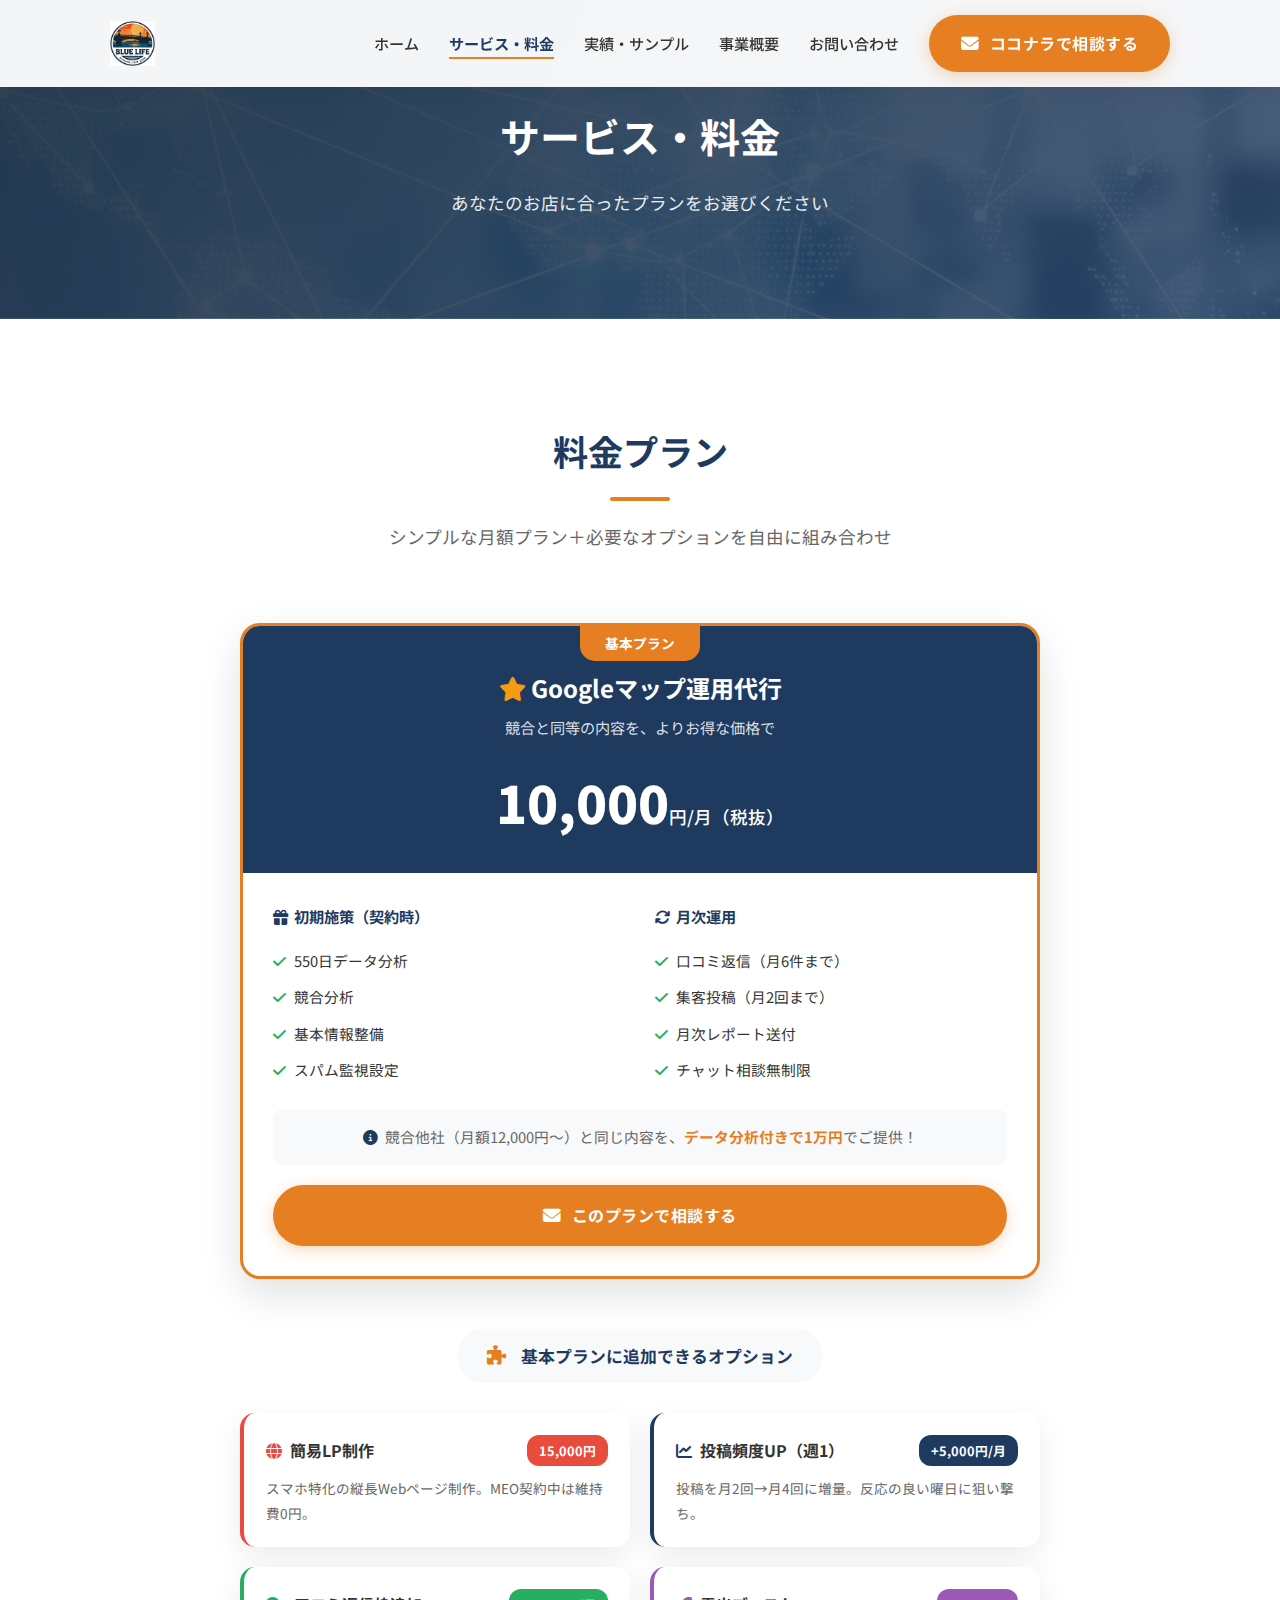
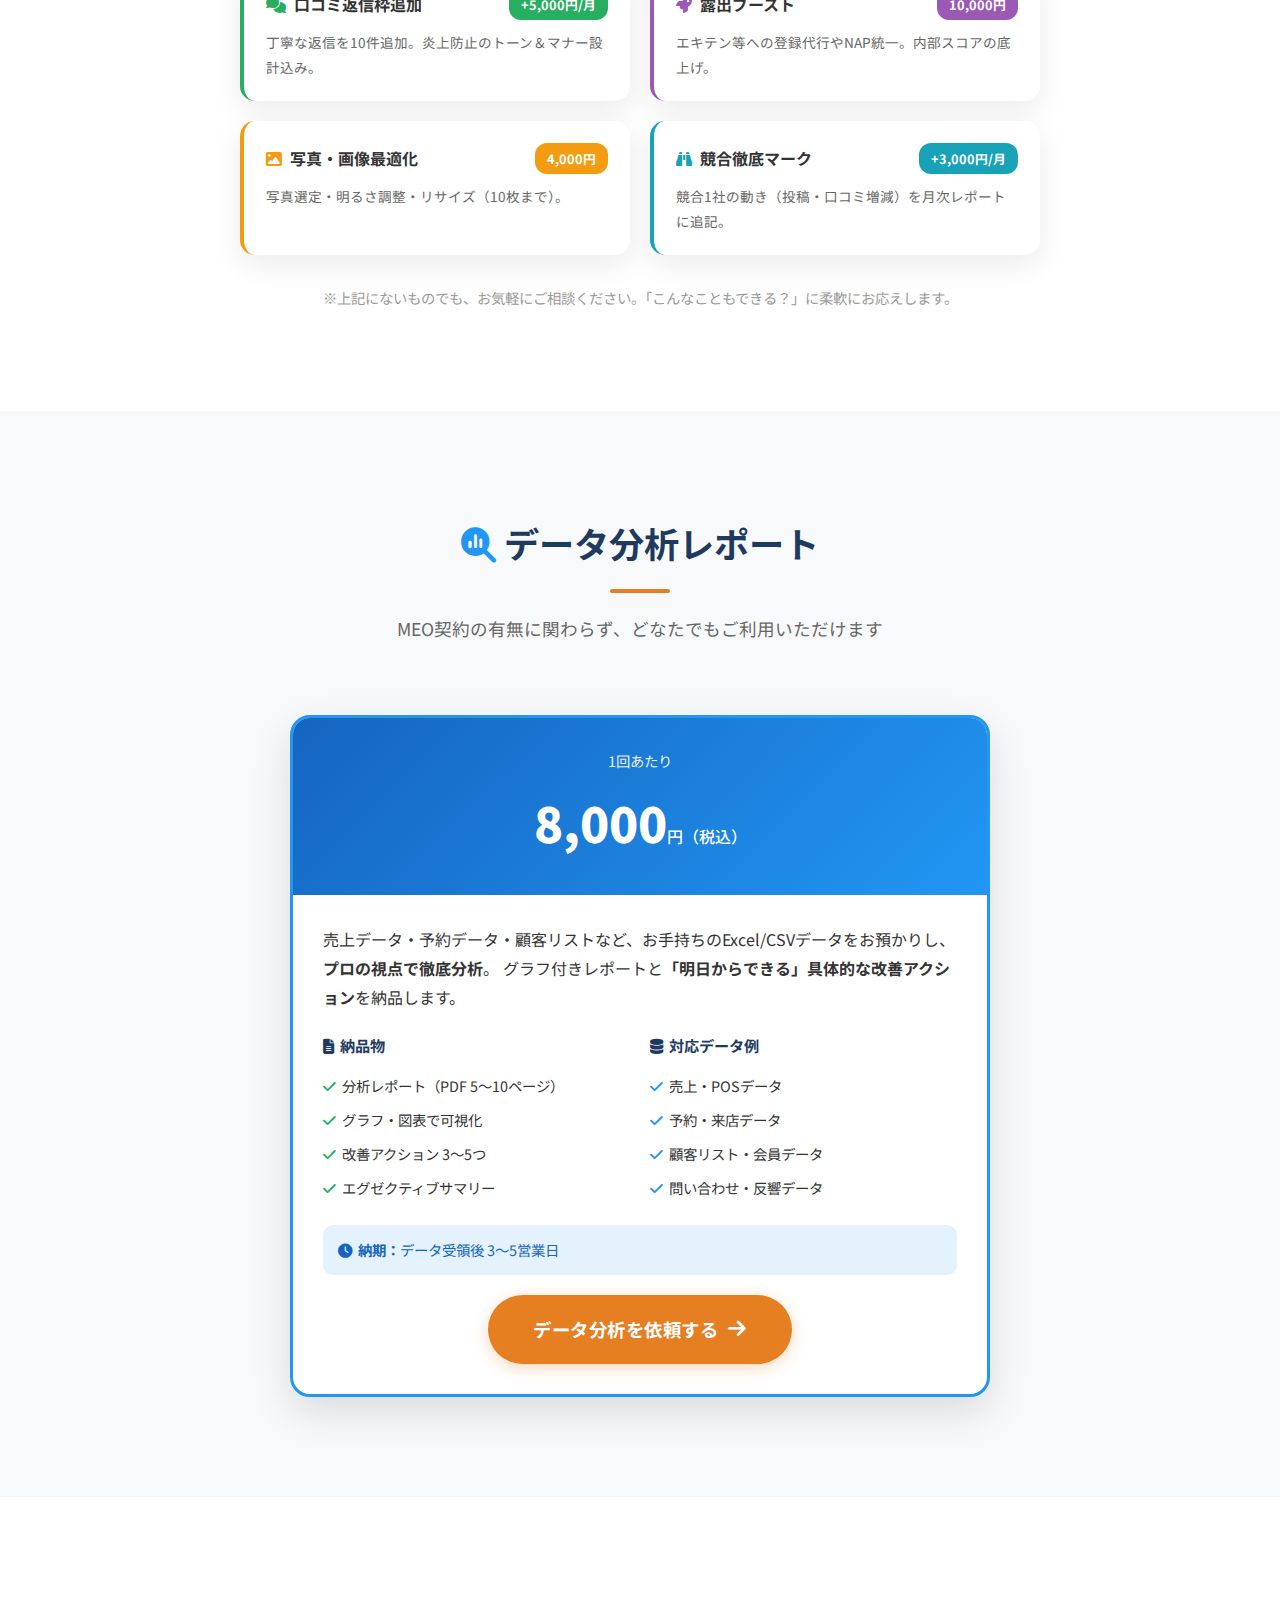
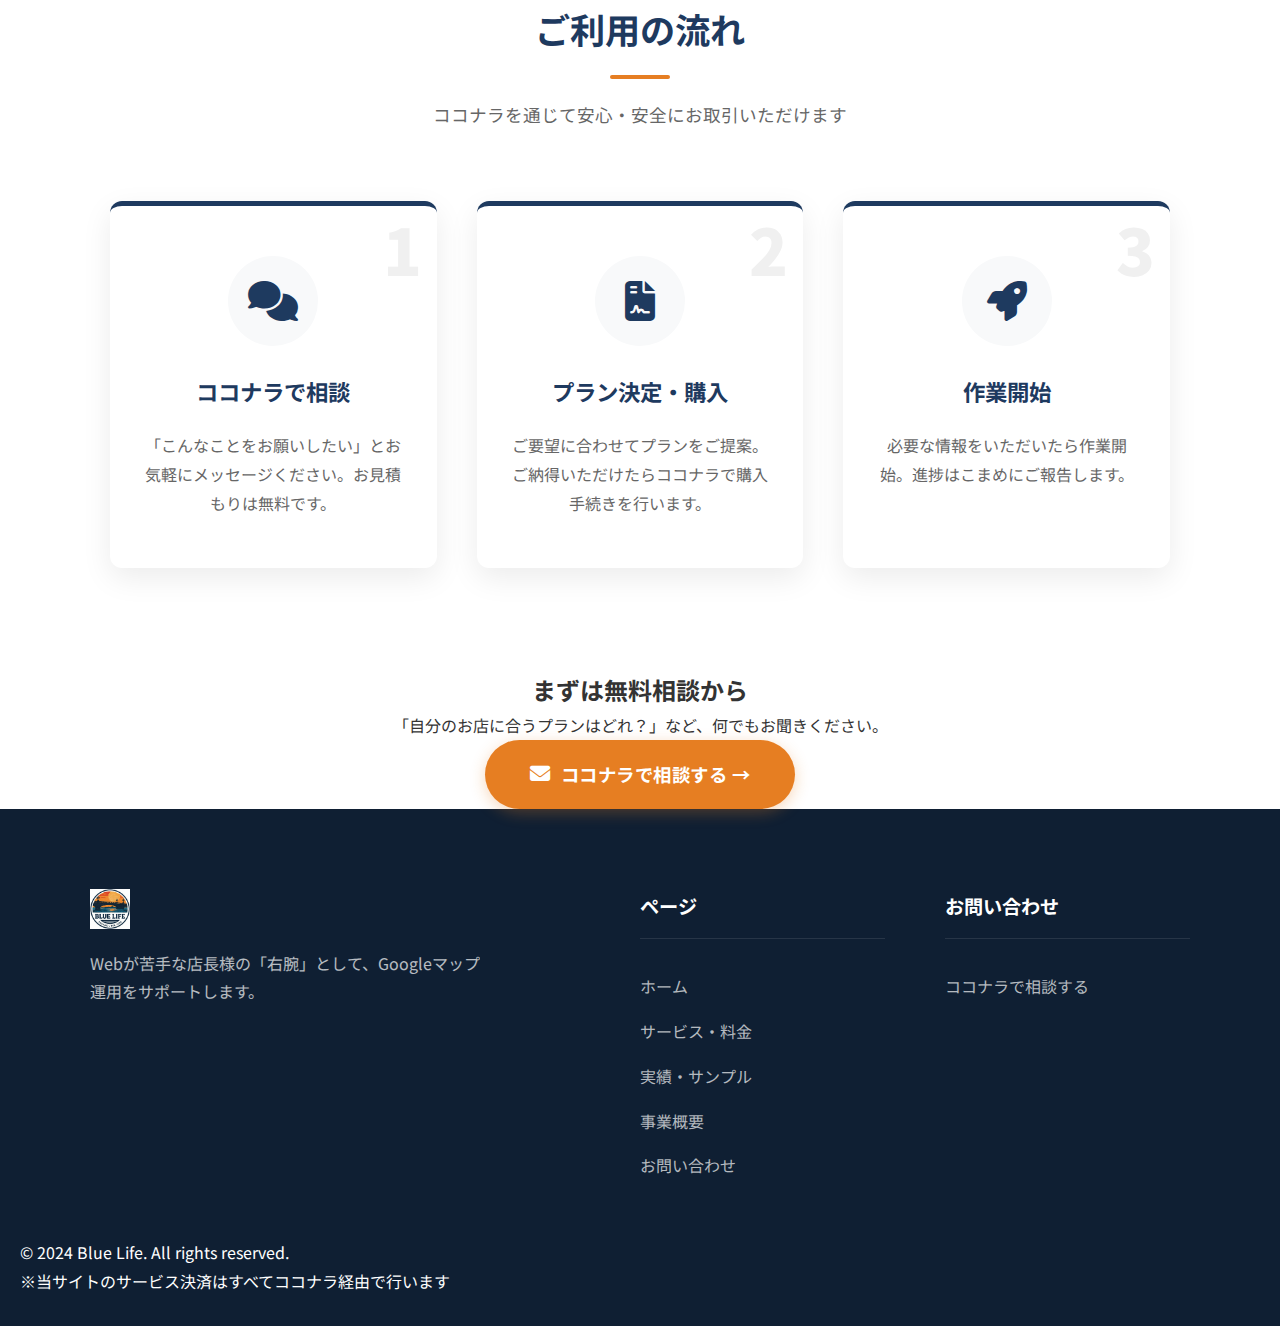
<file: service-original.html>
<!DOCTYPE html>
<html lang="ja">

<head>
    <meta charset="UTF-8">
    <meta name="viewport" content="width=device-width, initial-scale=1.0">
    <meta name="description" content="Googleマップ運用代行のサービス内容と料金。月額10,000円の基本プランで口コミ返信・投稿・レポートをおまかせ。LP制作などのオプションも充実。">
    <title>サービス・料金 | Blue Life</title>
    <link rel="stylesheet" href="https://cdnjs.cloudflare.com/ajax/libs/font-awesome/6.4.0/css/all.min.css">
    <link rel="preconnect" href="https://fonts.googleapis.com">
    <link rel="preconnect" href="https://fonts.gstatic.com" crossorigin>
    <link href="https://fonts.googleapis.com/css2?family=Noto+Sans+JP:wght@400;500;700&display=swap" rel="stylesheet">
    <link rel="stylesheet" href="style.css">
</head>

<body>
    <!-- ヘッダー -->
    <header class="header">
        <div class="header-inner">
            <a href="index.html" class="logo"><img src="images/logo-bluelife.png" alt="Blue Life"
                    style="height: 45px; vertical-align: middle;"></a>
            <nav class="nav">
                <ul class="nav-list" id="navList">
                    <li><a href="index.html">ホーム</a></li>
                    <li><a href="service.html" class="active">サービス・料金</a></li>
                    <li><a href="portfolio.html">実績・サンプル</a></li>
                    <li><a href="profile.html">事業概要</a></li>
                    <li><a href="contact.html">お問い合わせ</a></li>
                </ul>
                <a href="https://coconala.com/users/5311104" target="_blank" class="btn btn-primary"><i
                        class="fa-solid fa-envelope"></i> ココナラで相談する</a>
                <div class="hamburger" id="hamburger" onclick="toggleMenu()">
                    <span></span>
                    <span></span>
                    <span></span>
                </div>
            </nav>
        </div>
    </header>

    <!-- ページヘッダー -->
    <section class="page-header"
        style="background: var(--hero-overlay), url('images/hero-bg.png'); background-size: cover; background-position: center; padding: 100px 20px; text-align: center; color: white;">
        <h1 style="font-size: 2.5rem; margin-bottom: 15px;">サービス・料金</h1>
        <p style="font-size: 1.1rem; opacity: 0.9;">あなたのお店に合ったプランをお選びください</p>
    </section>

    <!-- 料金プラン（基本プラン＋オプション一体化） -->
    <section class="section">
        <div class="container">
            <div class="section-header">
                <h2>料金プラン</h2>
                <p>シンプルな月額プラン＋必要なオプションを自由に組み合わせ</p>
            </div>

            <!-- ベースプラン -->
            <div
                style="max-width: 800px; margin: 0 auto 40px; background: white; border-radius: 20px; box-shadow: var(--shadow-hover); overflow: hidden; border: 3px solid var(--accent); position: relative;">
                <div
                    style="position: absolute; top: -1px; left: 50%; transform: translateX(-50%); background: var(--accent); color: white; padding: 6px 25px; border-radius: 0 0 15px 15px; font-weight: 700; font-size: 0.85rem;">
                    基本プラン</div>
                <div style="background: var(--primary); color: white; padding: 40px 30px 25px; text-align: center;">
                    <h3 style="color: white; font-size: 1.5rem; margin-bottom: 5px;"><i class="fa-solid fa-star"
                            style="color: #f39c12;"></i> Googleマップ運用代行</h3>
                    <p style="color: rgba(255,255,255,0.85); margin: 5px 0 15px; font-size: 0.95rem;">競合と同等の内容を、よりお得な価格で
                    </p>
                    <div style="font-size: 3.2rem; font-weight: 900;">10,000<span
                            style="font-size: 1.1rem; font-weight: 500;">円/月（税抜）</span></div>
                </div>
                <div style="padding: 30px;">
                    <div style="display: grid; grid-template-columns: 1fr 1fr; gap: 30px;">
                        <div>
                            <h4 style="color: var(--primary); margin-bottom: 12px; font-size: 0.95rem;"><i
                                    class="fa-solid fa-gift" style="margin-right: 6px;"></i>初期施策（契約時）</h4>
                            <ul style="list-style: none; padding: 0;">
                                <li style="padding: 5px 0; font-size: 0.92rem;"><i class="fa-solid fa-check"
                                        style="color: var(--success); margin-right: 8px;"></i>550日データ分析</li>
                                <li style="padding: 5px 0; font-size: 0.92rem;"><i class="fa-solid fa-check"
                                        style="color: var(--success); margin-right: 8px;"></i>競合分析</li>
                                <li style="padding: 5px 0; font-size: 0.92rem;"><i class="fa-solid fa-check"
                                        style="color: var(--success); margin-right: 8px;"></i>基本情報整備</li>
                                <li style="padding: 5px 0; font-size: 0.92rem;"><i class="fa-solid fa-check"
                                        style="color: var(--success); margin-right: 8px;"></i>スパム監視設定</li>
                            </ul>
                        </div>
                        <div>
                            <h4 style="color: var(--primary); margin-bottom: 12px; font-size: 0.95rem;"><i
                                    class="fa-solid fa-sync" style="margin-right: 6px;"></i>月次運用</h4>
                            <ul style="list-style: none; padding: 0;">
                                <li style="padding: 5px 0; font-size: 0.92rem;"><i class="fa-solid fa-check"
                                        style="color: var(--success); margin-right: 8px;"></i>口コミ返信（月6件まで）</li>
                                <li style="padding: 5px 0; font-size: 0.92rem;"><i class="fa-solid fa-check"
                                        style="color: var(--success); margin-right: 8px;"></i>集客投稿（月2回まで）</li>
                                <li style="padding: 5px 0; font-size: 0.92rem;"><i class="fa-solid fa-check"
                                        style="color: var(--success); margin-right: 8px;"></i>月次レポート送付</li>
                                <li style="padding: 5px 0; font-size: 0.92rem;"><i class="fa-solid fa-check"
                                        style="color: var(--success); margin-right: 8px;"></i>チャット相談無制限</li>
                            </ul>
                        </div>
                    </div>
                    <div
                        style="background: #f8f9fa; padding: 15px 20px; border-radius: 10px; margin-top: 20px; text-align: center;">
                        <p style="margin: 0; color: #666; font-size: 0.92rem;"><i class="fa-solid fa-info-circle"
                                style="color: var(--primary); margin-right: 4px;"></i>
                            競合他社（月額12,000円〜）と同じ内容を、<strong style="color: var(--accent);">データ分析付きで1万円</strong>でご提供！</p>
                    </div>
                    <a href="https://coconala.com/users/5311104" target="_blank" class="btn btn-primary"
                        style="width: 100%; margin-top: 20px; padding: 16px; justify-content: center;"><i
                            class="fa-solid fa-envelope"></i> このプランで相談する</a>
                </div>
            </div>

            <!-- オプション導入 -->
            <div style="text-align: center; margin: 50px 0 30px;">
                <div
                    style="display: inline-flex; align-items: center; gap: 15px; background: var(--bg-light); padding: 12px 30px; border-radius: 50px;">
                    <i class="fa-solid fa-puzzle-piece" style="color: var(--accent); font-size: 1.2rem;"></i>
                    <span style="font-weight: 700; color: var(--primary); font-size: 1.05rem;">基本プランに追加できるオプション</span>
                </div>
            </div>

            <!-- オプショングリッド -->
            <div
                style="display: grid; grid-template-columns: repeat(auto-fit, minmax(300px, 1fr)); gap: 20px; max-width: 800px; margin: 0 auto;">
                <div
                    style="background: white; border-radius: 15px; box-shadow: var(--shadow); padding: 22px; border-left: 4px solid #e74c3c;">
                    <div
                        style="display: flex; justify-content: space-between; align-items: center; margin-bottom: 10px;">
                        <h4 style="margin: 0; font-size: 1rem;"><i class="fa-solid fa-globe"
                                style="color: #e74c3c; margin-right: 8px;"></i>簡易LP制作</h4>
                        <span
                            style="background: #e74c3c; color: white; padding: 4px 12px; border-radius: 12px; font-size: 0.8rem; font-weight: 700;">15,000円</span>
                    </div>
                    <p style="color: #666; font-size: 0.85rem; margin: 0;">スマホ特化の縦長Webページ制作。MEO契約中は維持費0円。</p>
                </div>
                <div
                    style="background: white; border-radius: 15px; box-shadow: var(--shadow); padding: 22px; border-left: 4px solid var(--primary);">
                    <div
                        style="display: flex; justify-content: space-between; align-items: center; margin-bottom: 10px;">
                        <h4 style="margin: 0; font-size: 1rem;"><i class="fa-solid fa-chart-line"
                                style="color: var(--primary); margin-right: 8px;"></i>投稿頻度UP（週1）</h4>
                        <span
                            style="background: var(--primary); color: white; padding: 4px 12px; border-radius: 12px; font-size: 0.8rem; font-weight: 700;">+5,000円/月</span>
                    </div>
                    <p style="color: #666; font-size: 0.85rem; margin: 0;">投稿を月2回→月4回に増量。反応の良い曜日に狙い撃ち。</p>
                </div>
                <div
                    style="background: white; border-radius: 15px; box-shadow: var(--shadow); padding: 22px; border-left: 4px solid var(--success);">
                    <div
                        style="display: flex; justify-content: space-between; align-items: center; margin-bottom: 10px;">
                        <h4 style="margin: 0; font-size: 1rem;"><i class="fa-solid fa-comments"
                                style="color: var(--success); margin-right: 8px;"></i>口コミ返信枠追加</h4>
                        <span
                            style="background: var(--success); color: white; padding: 4px 12px; border-radius: 12px; font-size: 0.8rem; font-weight: 700;">+5,000円/月</span>
                    </div>
                    <p style="color: #666; font-size: 0.85rem; margin: 0;">丁寧な返信を10件追加。炎上防止のトーン＆マナー設計込み。</p>
                </div>
                <div
                    style="background: white; border-radius: 15px; box-shadow: var(--shadow); padding: 22px; border-left: 4px solid #9b59b6;">
                    <div
                        style="display: flex; justify-content: space-between; align-items: center; margin-bottom: 10px;">
                        <h4 style="margin: 0; font-size: 1rem;"><i class="fa-solid fa-rocket"
                                style="color: #9b59b6; margin-right: 8px;"></i>露出ブースト</h4>
                        <span
                            style="background: #9b59b6; color: white; padding: 4px 12px; border-radius: 12px; font-size: 0.8rem; font-weight: 700;">10,000円</span>
                    </div>
                    <p style="color: #666; font-size: 0.85rem; margin: 0;">エキテン等への登録代行やNAP統一。内部スコアの底上げ。</p>
                </div>
                <div
                    style="background: white; border-radius: 15px; box-shadow: var(--shadow); padding: 22px; border-left: 4px solid #f39c12;">
                    <div
                        style="display: flex; justify-content: space-between; align-items: center; margin-bottom: 10px;">
                        <h4 style="margin: 0; font-size: 1rem;"><i class="fa-solid fa-image"
                                style="color: #f39c12; margin-right: 8px;"></i>写真・画像最適化</h4>
                        <span
                            style="background: #f39c12; color: white; padding: 4px 12px; border-radius: 12px; font-size: 0.8rem; font-weight: 700;">4,000円</span>
                    </div>
                    <p style="color: #666; font-size: 0.85rem; margin: 0;">写真選定・明るさ調整・リサイズ（10枚まで）。</p>
                </div>
                <div
                    style="background: white; border-radius: 15px; box-shadow: var(--shadow); padding: 22px; border-left: 4px solid #17a2b8;">
                    <div
                        style="display: flex; justify-content: space-between; align-items: center; margin-bottom: 10px;">
                        <h4 style="margin: 0; font-size: 1rem;"><i class="fa-solid fa-binoculars"
                                style="color: #17a2b8; margin-right: 8px;"></i>競合徹底マーク</h4>
                        <span
                            style="background: #17a2b8; color: white; padding: 4px 12px; border-radius: 12px; font-size: 0.8rem; font-weight: 700;">+3,000円/月</span>
                    </div>
                    <p style="color: #666; font-size: 0.85rem; margin: 0;">競合1社の動き（投稿・口コミ増減）を月次レポートに追記。</p>
                </div>
            </div>

            <p style="text-align: center; margin-top: 30px; color: #999; font-size: 0.9rem;">
                ※上記にないものでも、お気軽にご相談ください。「こんなこともできる？」に柔軟にお応えします。
            </p>
        </div>
    </section>

    <!-- データ分析レポート（単体サービス） -->
    <section class="section section-alt">
        <div class="container">
            <div class="section-header">
                <h2><i class="fa-solid fa-magnifying-glass-chart" style="color: #2196F3;"></i> データ分析レポート</h2>
                <p>MEO契約の有無に関わらず、どなたでもご利用いただけます</p>
            </div>

            <div
                style="max-width: 700px; margin: 0 auto; background: white; border-radius: 20px; box-shadow: var(--shadow-hover); overflow: hidden; border: 3px solid #2196F3;">
                <div
                    style="background: linear-gradient(135deg, #1565C0, #2196F3); padding: 30px; color: white; text-align: center;">
                    <div style="font-size: 0.9rem; opacity: 0.9; margin-bottom: 5px;">1回あたり</div>
                    <div style="font-size: 3rem; font-weight: 900;">8,000<span
                            style="font-size: 1rem; font-weight: 500;">円（税込）</span></div>
                </div>
                <div style="padding: 30px;">
                    <p style="font-size: 1rem; color: var(--text); margin-bottom: 20px; line-height: 1.8;">
                        売上データ・予約データ・顧客リストなど、お手持ちのExcel/CSVデータをお預かりし、<strong>プロの視点で徹底分析</strong>。
                        グラフ付きレポートと<strong>「明日からできる」具体的な改善アクション</strong>を納品します。
                    </p>
                    <div style="display: grid; grid-template-columns: 1fr 1fr; gap: 20px; margin-bottom: 20px;">
                        <div>
                            <h4 style="color: var(--primary); margin-bottom: 10px; font-size: 0.95rem;"><i
                                    class="fa-solid fa-file-lines" style="margin-right: 6px;"></i>納品物</h4>
                            <ul style="list-style: none; padding: 0; font-size: 0.9rem;">
                                <li style="padding: 4px 0;"><i class="fa-solid fa-check"
                                        style="color: var(--success); margin-right: 6px;"></i>分析レポート（PDF 5〜10ページ）</li>
                                <li style="padding: 4px 0;"><i class="fa-solid fa-check"
                                        style="color: var(--success); margin-right: 6px;"></i>グラフ・図表で可視化</li>
                                <li style="padding: 4px 0;"><i class="fa-solid fa-check"
                                        style="color: var(--success); margin-right: 6px;"></i>改善アクション 3〜5つ</li>
                                <li style="padding: 4px 0;"><i class="fa-solid fa-check"
                                        style="color: var(--success); margin-right: 6px;"></i>エグゼクティブサマリー</li>
                            </ul>
                        </div>
                        <div>
                            <h4 style="color: var(--primary); margin-bottom: 10px; font-size: 0.95rem;"><i
                                    class="fa-solid fa-database" style="margin-right: 6px;"></i>対応データ例</h4>
                            <ul style="list-style: none; padding: 0; font-size: 0.9rem;">
                                <li style="padding: 4px 0;"><i class="fa-solid fa-check"
                                        style="color: #2196F3; margin-right: 6px;"></i>売上・POSデータ</li>
                                <li style="padding: 4px 0;"><i class="fa-solid fa-check"
                                        style="color: #2196F3; margin-right: 6px;"></i>予約・来店データ</li>
                                <li style="padding: 4px 0;"><i class="fa-solid fa-check"
                                        style="color: #2196F3; margin-right: 6px;"></i>顧客リスト・会員データ</li>
                                <li style="padding: 4px 0;"><i class="fa-solid fa-check"
                                        style="color: #2196F3; margin-right: 6px;"></i>問い合わせ・反響データ</li>
                            </ul>
                        </div>
                    </div>
                    <p
                        style="background: #e3f2fd; padding: 12px 15px; border-radius: 10px; font-size: 0.9rem; color: #1565C0; margin-bottom: 20px;">
                        <i class="fa-solid fa-clock" style="margin-right: 6px;"></i><strong>納期：</strong>データ受領後 3〜5営業日
                    </p>
                    <div style="text-align: center;">
                        <a href="https://coconala.com/users/5311104" target="_blank"
                            class="btn btn-primary btn-large">データ分析を依頼する <i class="fa-solid fa-arrow-right"></i></a>
                    </div>
                </div>
            </div>
        </div>
    </section>

    <!-- ご利用の流れ -->
    <section class="section">
        <div class="container">
            <div class="section-header">
                <h2>ご利用の流れ</h2>
                <p>ココナラを通じて安心・安全にお取引いただけます</p>
            </div>

            <div class="reasons-grid">
                <div class="reason-card">
                    <div class="number">1</div>
                    <div class="icon-wrapper"><i class="fa-solid fa-comments"></i></div>
                    <h3>ココナラで相談</h3>
                    <p>「こんなことをお願いしたい」とお気軽にメッセージください。お見積もりは無料です。</p>
                </div>
                <div class="reason-card">
                    <div class="number">2</div>
                    <div class="icon-wrapper"><i class="fa-solid fa-file-contract"></i></div>
                    <h3>プラン決定・購入</h3>
                    <p>ご要望に合わせてプランをご提案。ご納得いただけたらココナラで購入手続きを行います。</p>
                </div>
                <div class="reason-card">
                    <div class="number">3</div>
                    <div class="icon-wrapper"><i class="fa-solid fa-rocket"></i></div>
                    <h3>作業開始</h3>
                    <p>必要な情報をいただいたら作業開始。進捗はこまめにご報告します。</p>
                </div>
            </div>
        </div>
    </section>

    <!-- CTA -->
    <section class="cta">
        <div class="container text-center">
            <h2>まずは無料相談から</h2>
            <p>「自分のお店に合うプランはどれ？」など、何でもお聞きください。</p>
            <a href="https://coconala.com/users/5311104" target="_blank" class="btn btn-primary btn-large"><i
                    class="fa-solid fa-envelope"></i> ココナラで相談する →</a>
        </div>
    </section>

    <!-- フッター -->
    <footer class="footer">
        <div class="footer-content">
            <div class="footer-about">
                <div class="footer-logo"><img src="images/logo-bluelife.png" alt="Blue Life" style="height: 40px;">
                </div>
                <p class="footer-desc">Webが苦手な店長様の「右腕」として、Googleマップ運用をサポートします。</p>
            </div>
            <div class="footer-nav">
                <h4>ページ</h4>
                <ul class="footer-links">
                    <li><a href="index.html">ホーム</a></li>
                    <li><a href="service.html">サービス・料金</a></li>
                    <li><a href="portfolio.html">実績・サンプル</a></li>
                    <li><a href="profile.html">事業概要</a></li>
                    <li><a href="contact.html">お問い合わせ</a></li>
                </ul>
            </div>
            <div class="footer-info">
                <h4>お問い合わせ</h4>
                <ul class="footer-links">
                    <li><a href="https://coconala.com/users/5311104" target="_blank">ココナラで相談する</a></li>
                </ul>
            </div>
        </div>
        <div class="footer-bottom">
            <p>&copy; 2024 Blue Life. All rights reserved.</p>
            <p class="footer-notice">※当サイトのサービス決済はすべてココナラ経由で行います</p>
        </div>
    </footer>

    <script>
        function toggleMenu() {
            document.getElementById('navList').classList.toggle('active');
        }
    </script>
</body>

</html>
</file>
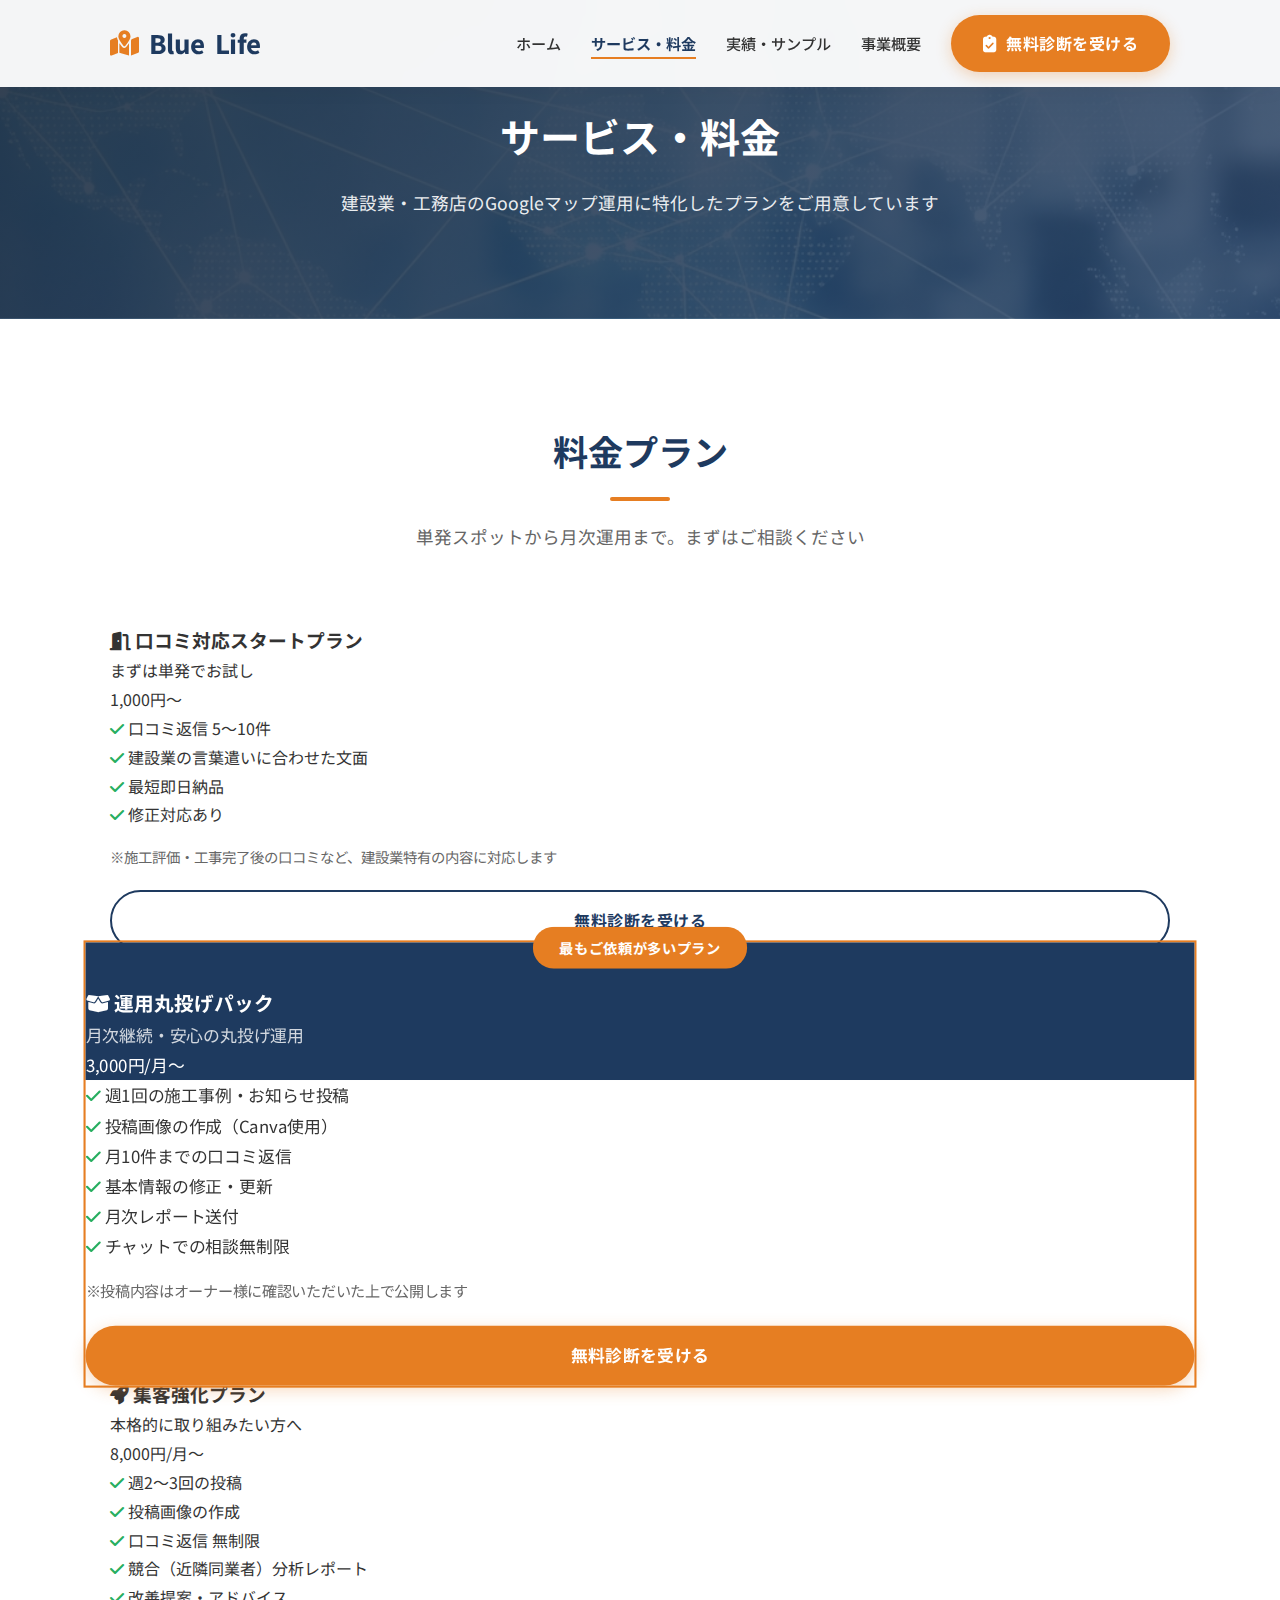
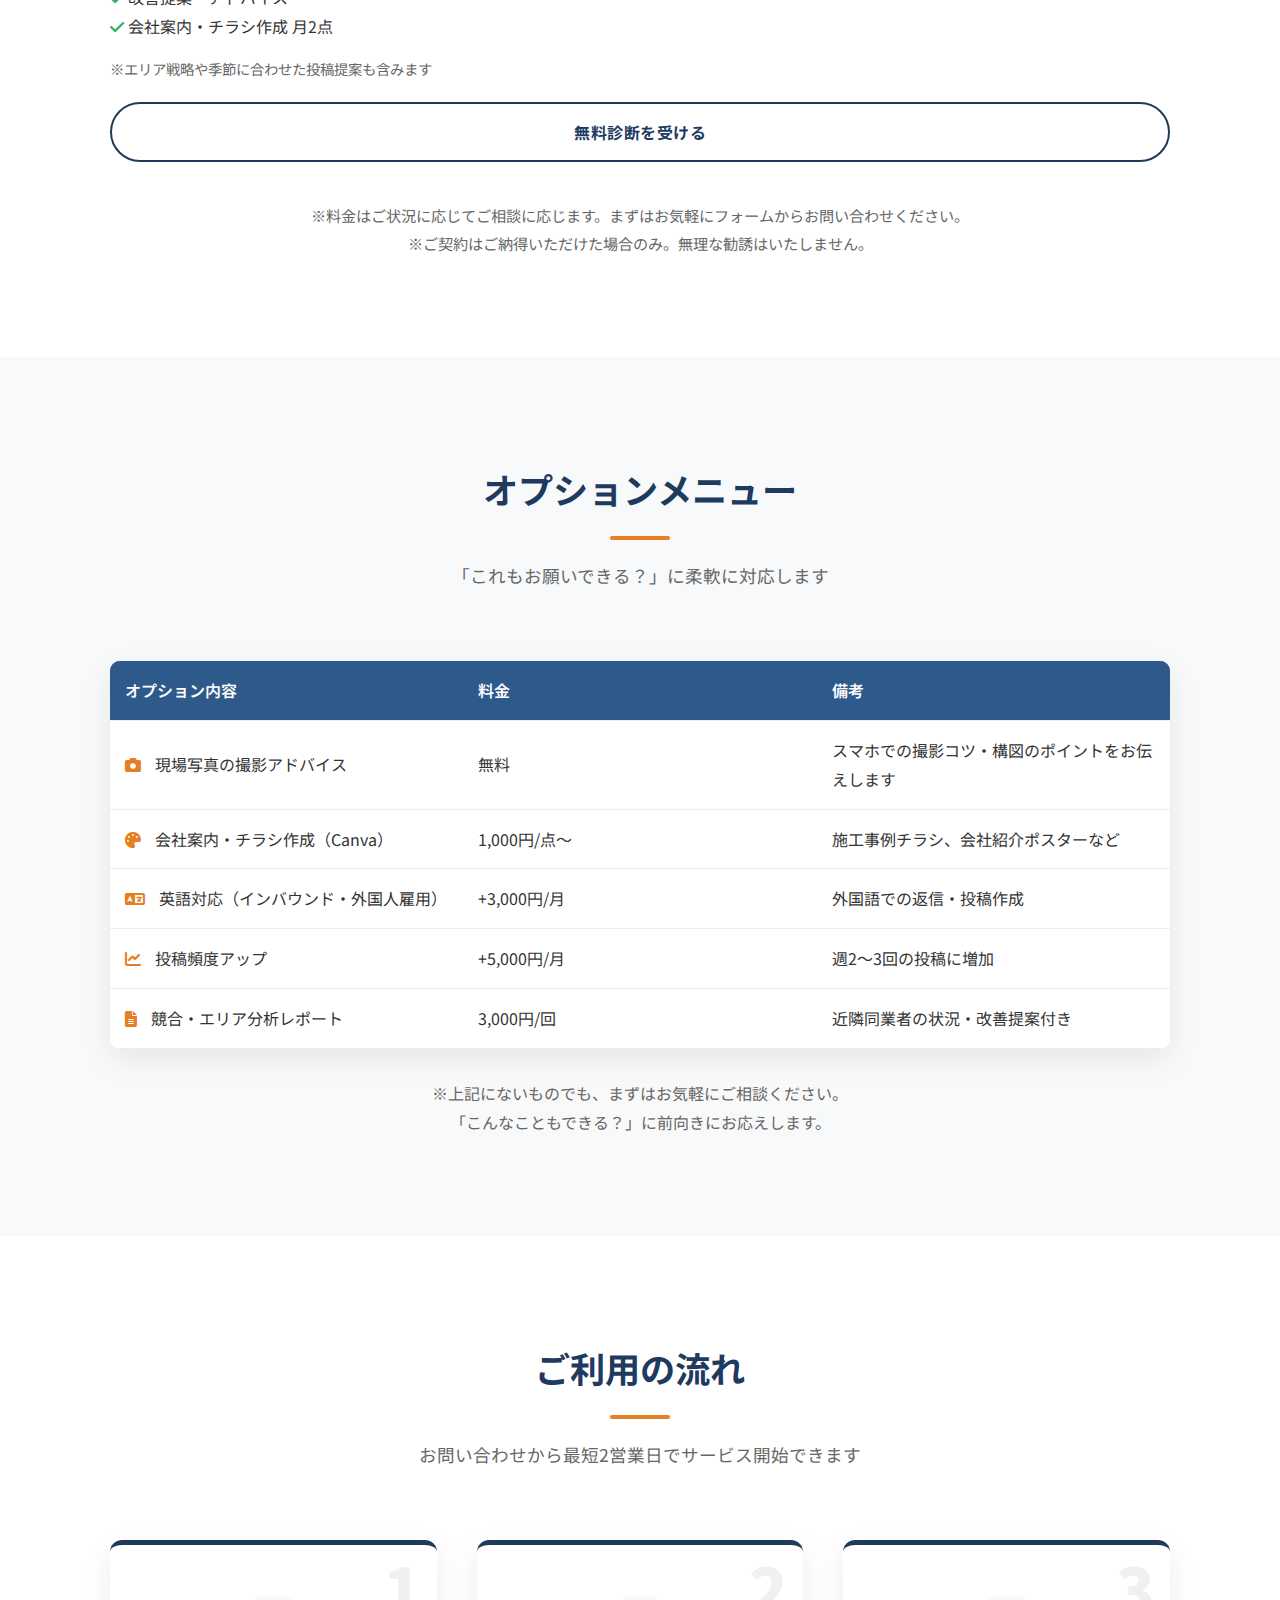
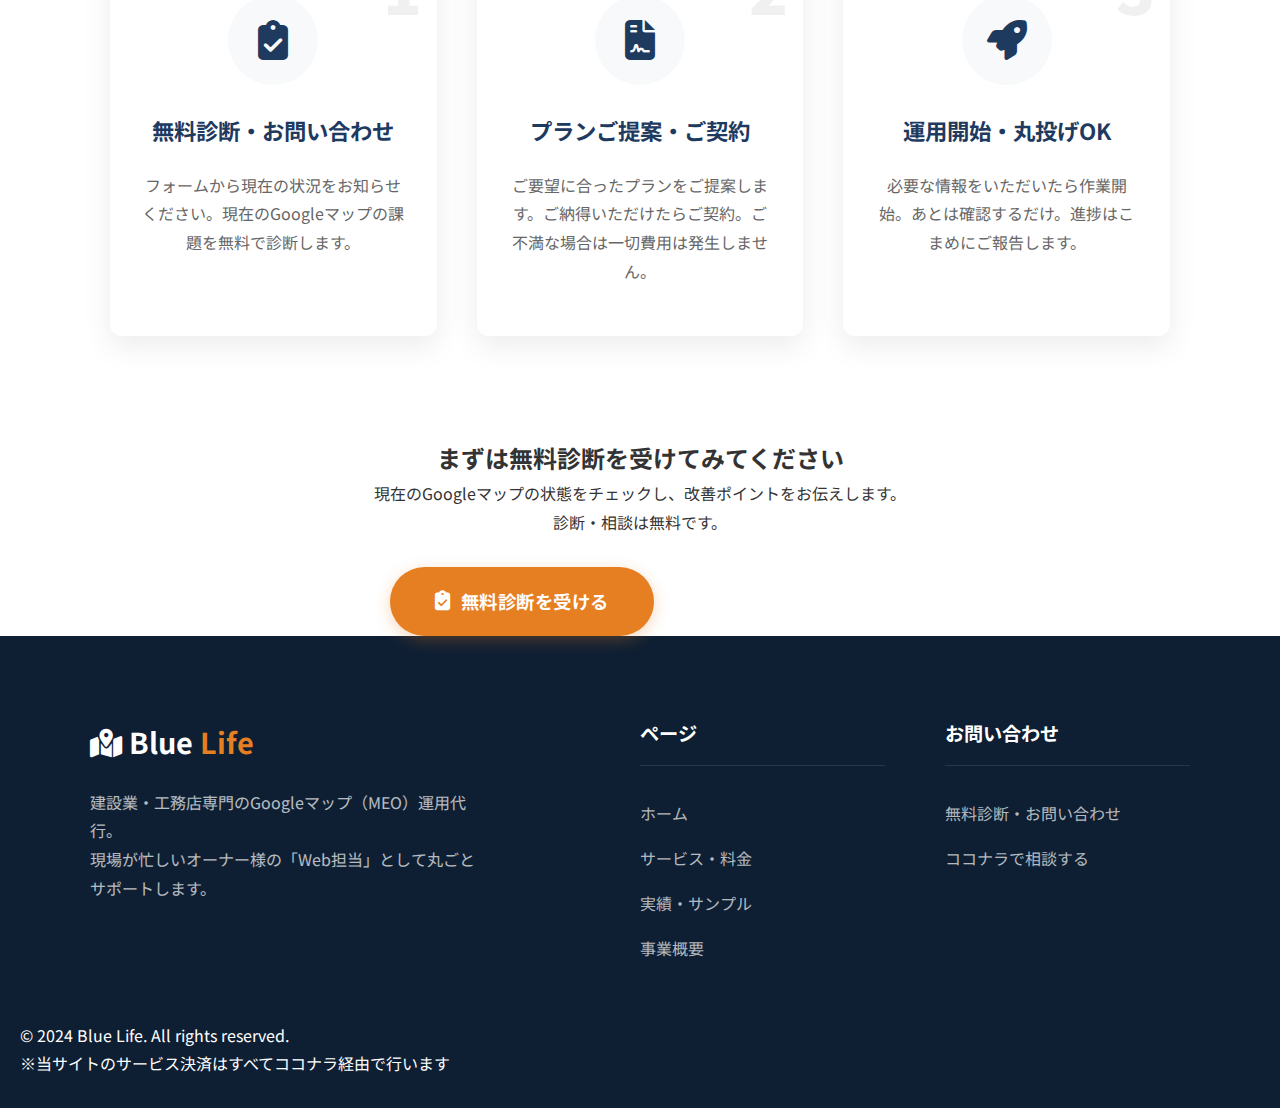
<file: service.html>
<!DOCTYPE html>
<html lang="ja">

<head>
    <meta charset="UTF-8">
    <meta name="viewport" content="width=device-width, initial-scale=1.0">
    <meta name="description" content="建設業・工務店向けGoogleマップ運用代行のサービス内容と料金。口コミ返信・施工事例投稿・プロフィール整備まで丸ごとお任せ。">
    <title>サービス・料金 | Blue Life【建設業専門 Googleマップ運用代行】</title>
    <link rel="stylesheet" href="https://cdnjs.cloudflare.com/ajax/libs/font-awesome/6.4.0/css/all.min.css">
    <link rel="preconnect" href="https://fonts.googleapis.com">
    <link rel="preconnect" href="https://fonts.gstatic.com" crossorigin>
    <link href="https://fonts.googleapis.com/css2?family=Noto+Sans+JP:wght@400;500;700&display=swap" rel="stylesheet">
    <link rel="stylesheet" href="style.css">
</head>

<body>
    <!-- ヘッダー -->
    <header class="header">
        <div class="header-inner">
            <a href="index.html" class="logo"><i class="fa-solid fa-map-location-dot"></i> Blue <span>Life</span></a>
            <nav class="nav">
                <ul class="nav-list" id="navList">
                    <li><a href="index.html">ホーム</a></li>
                    <li><a href="service.html" class="active">サービス・料金</a></li>
                    <li><a href="portfolio.html">実績・サンプル</a></li>
                    <li><a href="profile.html">事業概要</a></li>
                </ul>
                <a href="form.html" class="btn btn-primary"><i class="fa-solid fa-clipboard-check"></i> 無料診断を受ける</a>
                <div class="hamburger" id="hamburger" onclick="toggleMenu()">
                    <span></span>
                    <span></span>
                    <span></span>
                </div>
            </nav>
        </div>
    </header>

    <!-- ページヘッダー -->
    <section class="page-header"
        style="background: var(--hero-overlay), url('images/hero-bg.png'); background-size: cover; background-position: center; padding: 100px 20px; text-align: center; color: white;">
        <h1 style="font-size: 2.5rem; margin-bottom: 15px;">サービス・料金</h1>
        <p style="font-size: 1.1rem; opacity: 0.9;">建設業・工務店のGoogleマップ運用に特化したプランをご用意しています</p>
    </section>

    <!-- 料金プラン -->
    <section class="section">
        <div class="container">
            <div class="section-header">
                <h2>料金プラン</h2>
                <p>単発スポットから月次運用まで。まずはご相談ください</p>
            </div>

            <div class="pricing-grid">
                <!-- プランA：スポットプラン -->
                <div class="pricing-card">
                    <div class="pricing-header">
                        <h3><i class="fa-solid fa-door-open"></i> 口コミ対応スタートプラン</h3>
                        <p>まずは単発でお試し</p>
                        <div class="pricing-price">1,000<span>円〜</span></div>
                    </div>
                    <div class="pricing-body">
                        <ul class="pricing-list">
                            <li><i class="fa-solid fa-check" style="color: var(--success);"></i> 口コミ返信 5〜10件</li>
                            <li><i class="fa-solid fa-check" style="color: var(--success);"></i> 建設業の言葉遣いに合わせた文面</li>
                            <li><i class="fa-solid fa-check" style="color: var(--success);"></i> 最短即日納品</li>
                            <li><i class="fa-solid fa-check" style="color: var(--success);"></i> 修正対応あり</li>
                        </ul>
                        <p style="font-size: 0.9rem; color: #666; margin-top: 15px;">※施工評価・工事完了後の口コミなど、建設業特有の内容に対応します</p>
                        <a href="form.html" class="btn btn-outline" style="width: 100%; margin-top: 20px;">無料診断を受ける</a>
                    </div>
                </div>

                <!-- プランB：丸投げプラン（おすすめ） -->
                <div class="pricing-card featured"
                    style="transform: scale(1.05); border: 2px solid var(--accent); position: relative; z-index: 10;">
                    <div
                        style="position: absolute; top: -15px; left: 50%; transform: translateX(-50%); background: var(--accent); color: white; text-align: center; font-size: 0.85rem; font-weight: 700; padding: 8px 25px; border-radius: 50px; white-space: nowrap;">
                        最もご依頼が多いプラン</div>
                    <div class="pricing-header" style="background: var(--primary); color: white; padding-top: 40px;">
                        <h3 style="color: white;"><i class="fa-solid fa-box-open"></i> 運用丸投げパック</h3>
                        <p style="color: rgba(255,255,255,0.8);">月次継続・安心の丸投げ運用</p>
                        <div class="pricing-price" style="color: white;">3,000<span>円/月〜</span></div>
                    </div>
                    <div class="pricing-body">
                        <ul class="pricing-list">
                            <li><i class="fa-solid fa-check" style="color: var(--success);"></i> 週1回の施工事例・お知らせ投稿</li>
                            <li><i class="fa-solid fa-check" style="color: var(--success);"></i> 投稿画像の作成（Canva使用）</li>
                            <li><i class="fa-solid fa-check" style="color: var(--success);"></i> 月10件までの口コミ返信</li>
                            <li><i class="fa-solid fa-check" style="color: var(--success);"></i> 基本情報の修正・更新</li>
                            <li><i class="fa-solid fa-check" style="color: var(--success);"></i> 月次レポート送付</li>
                            <li><i class="fa-solid fa-check" style="color: var(--success);"></i> チャットでの相談無制限</li>
                        </ul>
                        <p style="font-size: 0.9rem; color: #666; margin-top: 15px;">※投稿内容はオーナー様に確認いただいた上で公開します</p>
                        <a href="form.html" class="btn btn-primary" style="width: 100%; margin-top: 20px;">無料診断を受ける</a>
                    </div>
                </div>

                <!-- プランC：集客強化プラン -->
                <div class="pricing-card">
                    <div class="pricing-header">
                        <h3><i class="fa-solid fa-rocket"></i> 集客強化プラン</h3>
                        <p>本格的に取り組みたい方へ</p>
                        <div class="pricing-price">8,000<span>円/月〜</span></div>
                    </div>
                    <div class="pricing-body">
                        <ul class="pricing-list">
                            <li><i class="fa-solid fa-check" style="color: var(--success);"></i> 週2〜3回の投稿</li>
                            <li><i class="fa-solid fa-check" style="color: var(--success);"></i> 投稿画像の作成</li>
                            <li><i class="fa-solid fa-check" style="color: var(--success);"></i> 口コミ返信 無制限</li>
                            <li><i class="fa-solid fa-check" style="color: var(--success);"></i> 競合（近隣同業者）分析レポート</li>
                            <li><i class="fa-solid fa-check" style="color: var(--success);"></i> 改善提案・アドバイス</li>
                            <li><i class="fa-solid fa-check" style="color: var(--success);"></i> 会社案内・チラシ作成 月2点</li>
                        </ul>
                        <p style="font-size: 0.9rem; color: #666; margin-top: 15px;">※エリア戦略や季節に合わせた投稿提案も含みます</p>
                        <a href="form.html" class="btn btn-outline" style="width: 100%; margin-top: 20px;">無料診断を受ける</a>
                    </div>
                </div>
            </div>

            <p style="text-align: center; margin-top: 40px; color: #666; font-size: 0.95rem;">
                ※料金はご状況に応じてご相談に応じます。まずはお気軽にフォームからお問い合わせください。<br>
                ※ご契約はご納得いただけた場合のみ。無理な勧誘はいたしません。
            </p>
        </div>
    </section>

    <!-- オプションメニュー -->
    <section class="section section-alt">
        <div class="container">
            <div class="section-header">
                <h2>オプションメニュー</h2>
                <p>「これもお願いできる？」に柔軟に対応します</p>
            </div>

            <table class="options-table"
                style="width: 100%; border-collapse: collapse; background: white; box-shadow: var(--shadow); border-radius: 10px; overflow: hidden;">
                <thead style="background: var(--primary); color: white;">
                    <tr>
                        <th style="padding: 15px; text-align: left;">オプション内容</th>
                        <th style="padding: 15px; text-align: left;">料金</th>
                        <th style="padding: 15px; text-align: left;">備考</th>
                    </tr>
                </thead>
                <tbody>
                    <tr style="border-bottom: 1px solid #eee;">
                        <td style="padding: 15px;"><i class="fa-solid fa-camera"
                                style="color: var(--accent); margin-right: 10px;"></i> 現場写真の撮影アドバイス</td>
                        <td style="padding: 15px;">無料</td>
                        <td style="padding: 15px;">スマホでの撮影コツ・構図のポイントをお伝えします</td>
                    </tr>
                    <tr style="border-bottom: 1px solid #eee;">
                        <td style="padding: 15px;"><i class="fa-solid fa-palette"
                                style="color: var(--accent); margin-right: 10px;"></i> 会社案内・チラシ作成（Canva）</td>
                        <td style="padding: 15px;">1,000円/点〜</td>
                        <td style="padding: 15px;">施工事例チラシ、会社紹介ポスターなど</td>
                    </tr>
                    <tr style="border-bottom: 1px solid #eee;">
                        <td style="padding: 15px;"><i class="fa-solid fa-language"
                                style="color: var(--accent); margin-right: 10px;"></i> 英語対応（インバウンド・外国人雇用）</td>
                        <td style="padding: 15px;">+3,000円/月</td>
                        <td style="padding: 15px;">外国語での返信・投稿作成</td>
                    </tr>
                    <tr style="border-bottom: 1px solid #eee;">
                        <td style="padding: 15px;"><i class="fa-solid fa-chart-line"
                                style="color: var(--accent); margin-right: 10px;"></i> 投稿頻度アップ</td>
                        <td style="padding: 15px;">+5,000円/月</td>
                        <td style="padding: 15px;">週2〜3回の投稿に増加</td>
                    </tr>
                    <tr>
                        <td style="padding: 15px;"><i class="fa-solid fa-file-lines"
                                style="color: var(--accent); margin-right: 10px;"></i> 競合・エリア分析レポート</td>
                        <td style="padding: 15px;">3,000円/回</td>
                        <td style="padding: 15px;">近隣同業者の状況・改善提案付き</td>
                    </tr>
                </tbody>
            </table>

            <p style="text-align: center; margin-top: 30px; color: #666;">
                ※上記にないものでも、まずはお気軽にご相談ください。<br>
                「こんなこともできる？」に前向きにお応えします。
            </p>
        </div>
    </section>

    <!-- ご利用の流れ -->
    <section class="section">
        <div class="container">
            <div class="section-header">
                <h2>ご利用の流れ</h2>
                <p>お問い合わせから最短2営業日でサービス開始できます</p>
            </div>

            <div class="reasons-grid">
                <div class="reason-card">
                    <div class="number">1</div>
                    <div class="icon-wrapper"><i class="fa-solid fa-clipboard-check"></i></div>
                    <h3>無料診断・お問い合わせ</h3>
                    <p>フォームから現在の状況をお知らせください。現在のGoogleマップの課題を無料で診断します。</p>
                </div>
                <div class="reason-card">
                    <div class="number">2</div>
                    <div class="icon-wrapper"><i class="fa-solid fa-file-contract"></i></div>
                    <h3>プランご提案・ご契約</h3>
                    <p>ご要望に合ったプランをご提案します。ご納得いただけたらご契約。ご不満な場合は一切費用は発生しません。</p>
                </div>
                <div class="reason-card">
                    <div class="number">3</div>
                    <div class="icon-wrapper"><i class="fa-solid fa-rocket"></i></div>
                    <h3>運用開始・丸投げOK</h3>
                    <p>必要な情報をいただいたら作業開始。あとは確認するだけ。進捗はこまめにご報告します。</p>
                </div>
            </div>
        </div>
    </section>

    <!-- CTA -->
    <section class="cta">
        <div class="container text-center">
            <h2>まずは無料診断を受けてみてください</h2>
            <p>現在のGoogleマップの状態をチェックし、改善ポイントをお伝えします。<br>診断・相談は無料です。</p>
            <div style="display: flex; gap: 20px; justify-content: center; flex-wrap: wrap; margin-top: 30px;">
                <a href="form.html" class="btn btn-primary btn-large"><i class="fa-solid fa-clipboard-check"></i> 無料診断を受ける</a>
                <a href="https://coconala.com/users/1638958" target="_blank" class="btn btn-outline" style="color: white; border-color: rgba(255,255,255,0.6);">ココナラで相談する</a>
            </div>
        </div>
    </section>

    <!-- フッター -->
    <footer class="footer">
        <div class="footer-content">
            <div class="footer-about">
                <div class="footer-logo"><i class="fa-solid fa-map-location-dot"></i> Blue <span>Life</span></div>
                <p class="footer-desc">建設業・工務店専門のGoogleマップ（MEO）運用代行。<br>現場が忙しいオーナー様の「Web担当」として丸ごとサポートします。</p>
            </div>
            <div class="footer-nav">
                <h4>ページ</h4>
                <ul class="footer-links">
                    <li><a href="index.html">ホーム</a></li>
                    <li><a href="service.html">サービス・料金</a></li>
                    <li><a href="portfolio.html">実績・サンプル</a></li>
                    <li><a href="profile.html">事業概要</a></li>
                </ul>
            </div>
            <div class="footer-info">
                <h4>お問い合わせ</h4>
                <ul class="footer-links">
                    <li><a href="form.html">無料診断・お問い合わせ</a></li>
                    <li><a href="https://coconala.com/users/1638958" target="_blank">ココナラで相談する</a></li>
                </ul>
            </div>
        </div>
        <div class="footer-bottom">
            <p>&copy; 2024 Blue Life. All rights reserved.</p>
            <p class="footer-notice">※当サイトのサービス決済はすべてココナラ経由で行います</p>
        </div>
    </footer>

    <script>
        function toggleMenu() {
            document.getElementById('navList').classList.toggle('active');
        }
    </script>
</body>

</html>
</file>
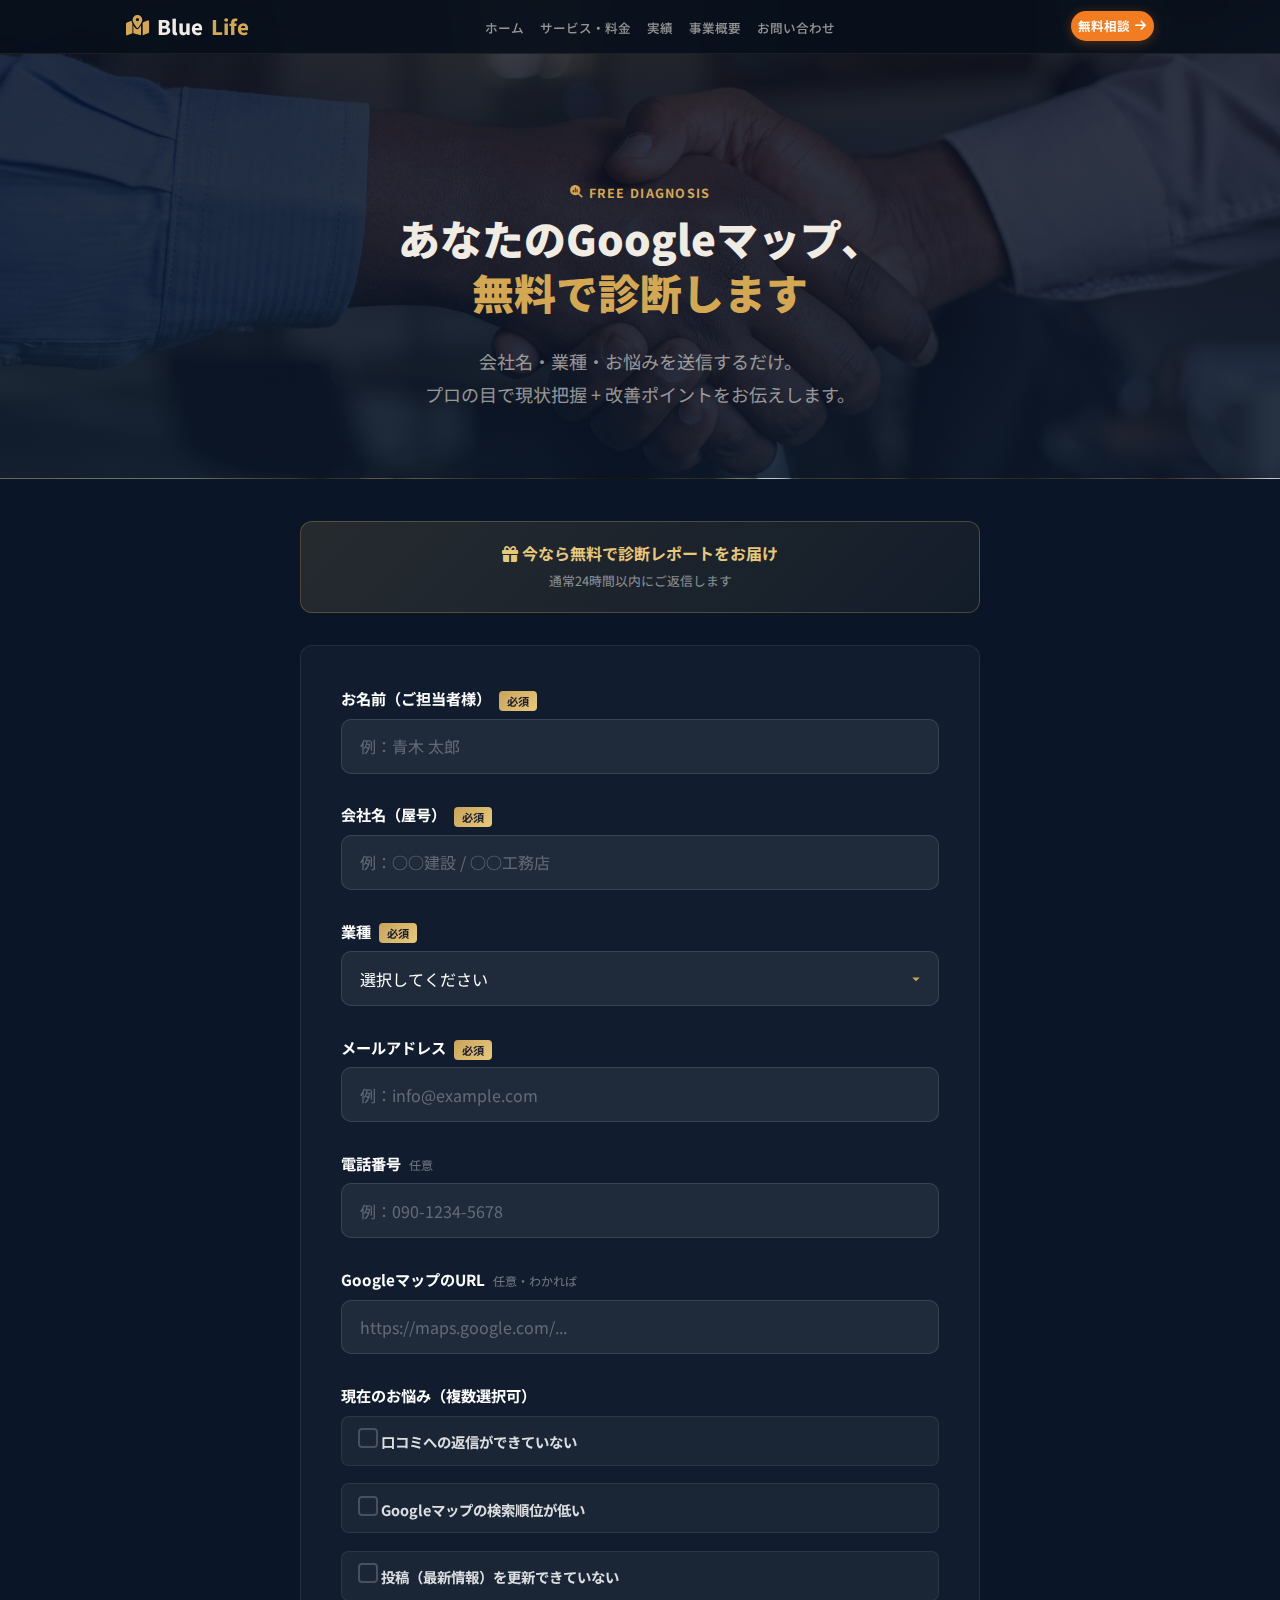
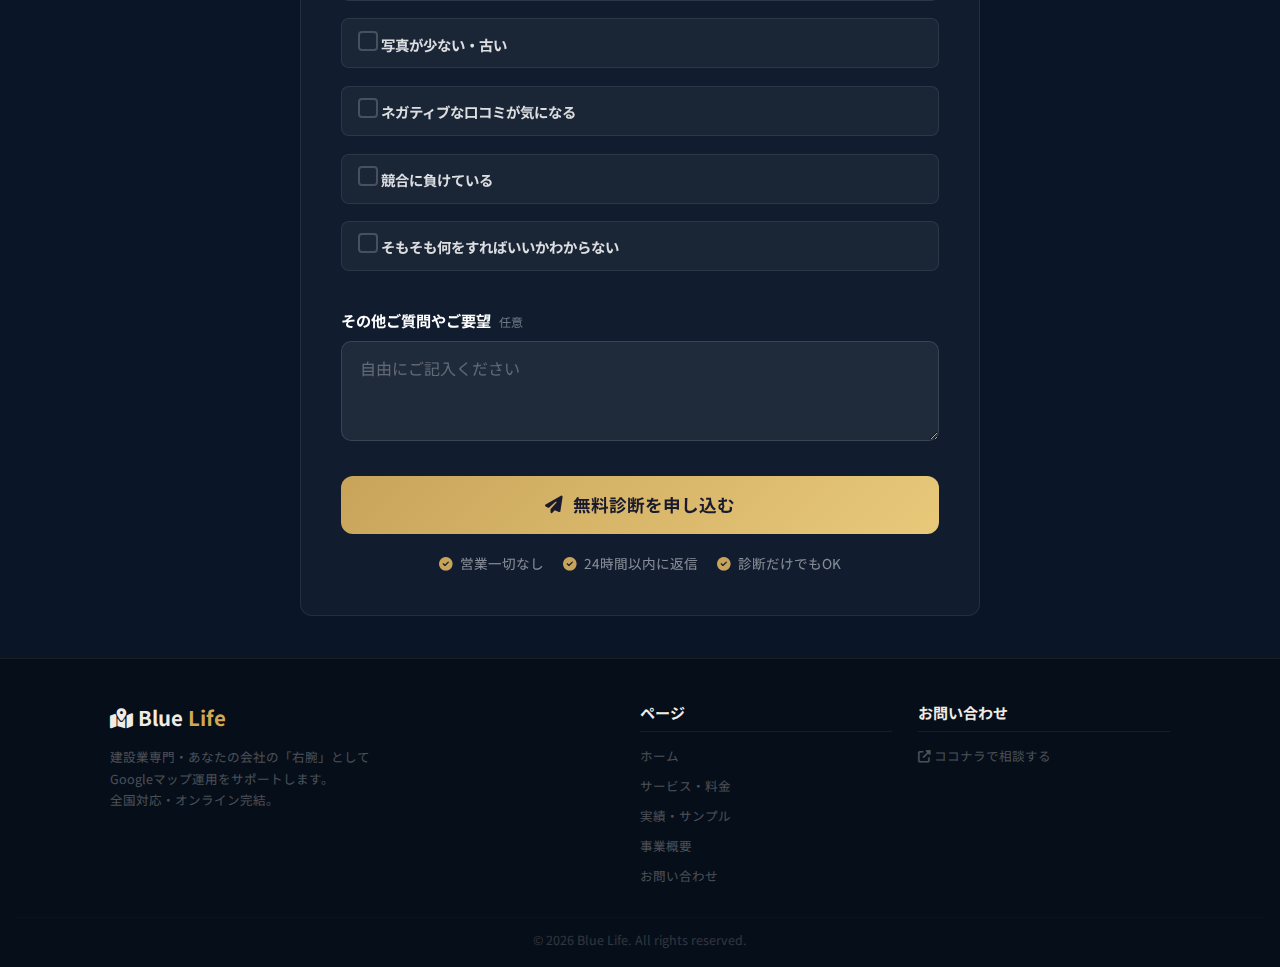
<file: v2/form.html>
<!DOCTYPE html>
<html lang="ja">

<head>
    <meta charset="UTF-8">
    <meta name="viewport" content="width=device-width, initial-scale=1.0">
    <meta name="description" content="建設業専門のGoogleマップ運用代行サービス「Blue Life」の無料診断。会社名・業種・お悩みを送信するだけ。24時間以内にご返信します。">
    <title>無料Googleマップ診断｜Blue Life</title>
    <link rel="preconnect" href="https://fonts.googleapis.com">
    <link rel="preconnect" href="https://fonts.gstatic.com" crossorigin>
    <link href="https://fonts.googleapis.com/css2?family=Noto+Sans+JP:wght@400;500;700;900&display=swap"
        rel="stylesheet">
    <link rel="stylesheet" href="https://cdnjs.cloudflare.com/ajax/libs/font-awesome/6.5.0/css/all.min.css">
    <link rel="stylesheet" href="liftkit-base/liftkitvars.css">
    <link rel="stylesheet" href="liftkit-base/liftkit-core.css">
    <link rel="stylesheet" href="style-golden.css">
    <style>
        /* ━━━ カスタムフォームスタイル ━━━ */
        .form-container {
            max-width: 680px;
            margin: 0 auto;
        }

        .form-card {
            background: rgba(255, 255, 255, 0.03);
            border: 1px solid rgba(255, 255, 255, 0.08);
            border-radius: var(--radius, 16px);
            padding: 2.5rem;
            backdrop-filter: blur(20px);
        }

        .form-group {
            margin-bottom: 1.8rem;
        }

        .form-group label {
            display: block;
            font-weight: 700;
            margin-bottom: 0.5rem;
            color: #fff;
            font-size: 0.95rem;
        }

        .form-group label .required {
            background: linear-gradient(135deg, #c8a45a, #e8c97a);
            color: #1a1a2e;
            font-size: 0.7rem;
            font-weight: 700;
            padding: 2px 8px;
            border-radius: 4px;
            margin-left: 8px;
            vertical-align: middle;
        }

        .form-group label .optional {
            color: rgba(255, 255, 255, 0.4);
            font-size: 0.75rem;
            font-weight: 400;
            margin-left: 8px;
        }

        .form-group input[type="text"],
        .form-group input[type="email"],
        .form-group input[type="tel"],
        .form-group input[type="url"],
        .form-group select,
        .form-group textarea {
            width: 100%;
            padding: 0.9rem 1.1rem;
            background: rgba(255, 255, 255, 0.06);
            border: 1px solid rgba(255, 255, 255, 0.12);
            border-radius: 10px;
            color: #fff;
            font-size: 1rem;
            font-family: 'Noto Sans JP', sans-serif;
            transition: border-color 0.3s, box-shadow 0.3s;
            outline: none;
        }

        .form-group input:focus,
        .form-group select:focus,
        .form-group textarea:focus {
            border-color: #c8a45a;
            box-shadow: 0 0 0 3px rgba(200, 164, 90, 0.15);
        }

        .form-group input::placeholder,
        .form-group textarea::placeholder {
            color: rgba(255, 255, 255, 0.3);
        }

        .form-group select {
            appearance: none;
            background-image: url("data:image/svg+xml,%3Csvg xmlns='http://www.w3.org/2000/svg' width='12' height='12' fill='%23c8a45a' viewBox='0 0 16 16'%3E%3Cpath d='M8 11L3 6h10z'/%3E%3C/svg%3E");
            background-repeat: no-repeat;
            background-position: right 1rem center;
            padding-right: 2.5rem;
        }

        .form-group select option {
            background: #1a1a2e;
            color: #fff;
        }

        .form-group textarea {
            resize: vertical;
            min-height: 100px;
        }

        /* チェックボックスグリッド */
        .checkbox-grid {
            display: grid;
            grid-template-columns: 1fr;
            gap: 0.6rem;
        }

        .checkbox-item {
            display: flex;
            align-items: center;
            gap: 0.7rem;
            padding: 0.7rem 1rem;
            background: rgba(255, 255, 255, 0.04);
            border: 1px solid rgba(255, 255, 255, 0.08);
            border-radius: 8px;
            cursor: pointer;
            transition: background 0.2s, border-color 0.2s;
        }

        .checkbox-item:hover {
            background: rgba(200, 164, 90, 0.08);
            border-color: rgba(200, 164, 90, 0.3);
        }

        .checkbox-item input[type="checkbox"] {
            appearance: none;
            width: 20px;
            height: 20px;
            border: 2px solid rgba(255, 255, 255, 0.2);
            border-radius: 4px;
            cursor: pointer;
            flex-shrink: 0;
            position: relative;
            transition: all 0.2s;
        }

        .checkbox-item input[type="checkbox"]:checked {
            background: linear-gradient(135deg, #c8a45a, #e8c97a);
            border-color: #c8a45a;
        }

        .checkbox-item input[type="checkbox"]:checked::after {
            content: '✓';
            position: absolute;
            top: 50%;
            left: 50%;
            transform: translate(-50%, -50%);
            color: #1a1a2e;
            font-size: 14px;
            font-weight: 700;
        }

        .checkbox-item span {
            color: rgba(255, 255, 255, 0.85);
            font-size: 0.9rem;
        }

        /* 送信ボタン */
        .form-submit-btn {
            display: flex;
            align-items: center;
            justify-content: center;
            gap: 0.6rem;
            width: 100%;
            padding: 1.1rem;
            background: linear-gradient(135deg, #c8a45a, #e8c97a);
            color: #1a1a2e;
            border: none;
            border-radius: 12px;
            font-size: 1.1rem;
            font-weight: 700;
            font-family: 'Noto Sans JP', sans-serif;
            cursor: pointer;
            transition: transform 0.2s, box-shadow 0.2s;
            margin-top: 1.5rem;
        }

        .form-submit-btn:hover {
            transform: translateY(-2px);
            box-shadow: 0 8px 30px rgba(200, 164, 90, 0.3);
        }

        .form-submit-btn:active {
            transform: translateY(0);
        }

        .form-submit-btn:disabled {
            opacity: 0.6;
            cursor: not-allowed;
            transform: none;
        }

        .form-notes {
            display: flex;
            flex-wrap: wrap;
            justify-content: center;
            gap: 1.2rem;
            margin-top: 1.2rem;
            font-size: 0.85rem;
            color: rgba(255, 255, 255, 0.5);
        }

        .form-notes span i {
            color: #c8a45a;
            margin-right: 4px;
        }

        /* 送信完了メッセージ */
        .form-success {
            display: none;
            text-align: center;
            padding: 3rem 2rem;
        }

        .form-success.show {
            display: block;
        }

        .form-success .success-icon {
            font-size: 3rem;
            color: #c8a45a;
            margin-bottom: 1.5rem;
        }

        .form-success h3 {
            font-size: 1.5rem;
            color: #fff;
            margin-bottom: 1rem;
        }

        .form-success p {
            color: rgba(255, 255, 255, 0.7);
            line-height: 1.8;
        }

        /* 特典バッジ */
        .form-benefit {
            background: linear-gradient(135deg, rgba(200, 164, 90, 0.15), rgba(200, 164, 90, 0.05));
            border: 1px solid rgba(200, 164, 90, 0.3);
            border-radius: 12px;
            padding: 1.2rem;
            margin-bottom: 2rem;
            text-align: center;
        }

        .form-benefit p {
            color: #e8c97a;
            font-weight: 700;
            font-size: 1rem;
            margin: 0;
        }

        .form-benefit small {
            color: rgba(255, 255, 255, 0.5);
            font-size: 0.8rem;
        }

        @media (max-width: 768px) {
            .form-card {
                padding: 1.5rem;
            }
        }
    </style>
</head>

<body>
    <!-- ━━━ Navigation ━━━ -->
    <nav class="nav" id="nav">
        <div class="nav-inner">
            <a href="index.html" class="nav-logo"><i class="fa-solid fa-map-location-dot"></i> Blue
                <span>Life</span></a>
            <ul class="nav-links" id="navLinks">
                <li><a href="index.html">ホーム</a></li>
                <li><a href="service.html">サービス・料金</a></li>
                <li><a href="portfolio.html">実績</a></li>
                <li><a href="profile.html">事業概要</a></li>
                <li><a href="contact.html">お問い合わせ</a></li>
            </ul>
            <a href="https://coconala.com/users/5311104" target="_blank" class="nav-cta">無料相談 <i
                    class="fa-solid fa-arrow-right"></i></a>
            <button class="nav-toggle" id="navToggle" aria-label="メニュー"><span></span><span></span><span></span></button>
        </div>
    </nav>

    <!-- ━━━ HERO ━━━ -->
    <header class="page-hero page-hero--tall" style="background-image:url('images/hero-contact.jpg');">
        <div class="page-hero-eyebrow"><i class="fa-solid fa-magnifying-glass-chart"></i> FREE DIAGNOSIS</div>
        <h1>あなたのGoogleマップ、<br><span class="highlight">無料で診断します</span></h1>
        <p>会社名・業種・お悩みを送信するだけ。<br>プロの目で現状把握 + 改善ポイントをお伝えします。</p>
    </header>

    <!-- ━━━ フォーム ━━━ -->
    <section class="section section--dark" id="form-section">
        <div class="container">
            <div class="form-container">

                <div class="form-benefit">
                    <p><i class="fa-solid fa-gift"></i> 今なら無料で診断レポートをお届け</p>
                    <small>通常24時間以内にご返信します</small>
                </div>

                <div class="form-card" id="formCard">
                    <form id="diagnosisForm" action="https://formsubmit.co/bluelife.meo@gmail.com" method="POST">
                        <!-- FormSubmit設定 -->
                        <input type="hidden" name="_subject" value="【Blue Life】無料診断の申し込みがありました">
                        <input type="hidden" name="_captcha" value="false">
                        <input type="hidden" name="_template" value="table">
                        <input type="hidden" name="_next" value="">
                        <input type="text" name="_honey" style="display:none">

                        <div class="form-group">
                            <label>お名前（ご担当者様）<span class="required">必須</span></label>
                            <input type="text" name="name" placeholder="例：青木 太郎" required>
                        </div>

                        <div class="form-group">
                            <label>会社名（屋号）<span class="required">必須</span></label>
                            <input type="text" name="company" placeholder="例：○○建設 / ○○工務店" required>
                        </div>

                        <div class="form-group">
                            <label>業種<span class="required">必須</span></label>
                            <select name="industry" required>
                                <option value="" disabled selected>選択してください</option>
                                <option value="ガラス工事">ガラス工事</option>
                                <option value="外壁工事">外壁工事</option>
                                <option value="塗装業">塗装業</option>
                                <option value="リフォーム">リフォーム</option>
                                <option value="防水・屋根工事">防水・屋根工事</option>
                                <option value="建築・内装">建築・内装</option>
                                <option value="エクステリア・造園">エクステリア・造園</option>
                                <option value="その他の建設業">その他の建設業</option>
                                <option value="その他">その他</option>
                            </select>
                        </div>

                        <div class="form-group">
                            <label>メールアドレス<span class="required">必須</span></label>
                            <input type="email" name="email" placeholder="例：info@example.com" required>
                        </div>

                        <div class="form-group">
                            <label>電話番号<span class="optional">任意</span></label>
                            <input type="tel" name="phone" placeholder="例：090-1234-5678">
                        </div>

                        <div class="form-group">
                            <label>GoogleマップのURL<span class="optional">任意・わかれば</span></label>
                            <input type="url" name="google_maps_url" placeholder="https://maps.google.com/...">
                        </div>

                        <div class="form-group">
                            <label>現在のお悩み（複数選択可）</label>
                            <div class="checkbox-grid">
                                <label class="checkbox-item">
                                    <input type="checkbox" name="concerns" value="口コミへの返信ができていない">
                                    <span>口コミへの返信ができていない</span>
                                </label>
                                <label class="checkbox-item">
                                    <input type="checkbox" name="concerns" value="Googleマップの検索順位が低い">
                                    <span>Googleマップの検索順位が低い</span>
                                </label>
                                <label class="checkbox-item">
                                    <input type="checkbox" name="concerns" value="投稿（最新情報）を更新できていない">
                                    <span>投稿（最新情報）を更新できていない</span>
                                </label>
                                <label class="checkbox-item">
                                    <input type="checkbox" name="concerns" value="写真が少ない・古い">
                                    <span>写真が少ない・古い</span>
                                </label>
                                <label class="checkbox-item">
                                    <input type="checkbox" name="concerns" value="ネガティブな口コミが気になる">
                                    <span>ネガティブな口コミが気になる</span>
                                </label>
                                <label class="checkbox-item">
                                    <input type="checkbox" name="concerns" value="競合に負けている">
                                    <span>競合に負けている</span>
                                </label>
                                <label class="checkbox-item">
                                    <input type="checkbox" name="concerns" value="そもそも何をすればいいかわからない">
                                    <span>そもそも何をすればいいかわからない</span>
                                </label>
                            </div>
                        </div>

                        <div class="form-group">
                            <label>その他ご質問やご要望<span class="optional">任意</span></label>
                            <textarea name="message" placeholder="自由にご記入ください"></textarea>
                        </div>

                        <button type="submit" class="form-submit-btn" id="submitBtn">
                            <i class="fa-solid fa-paper-plane"></i>
                            無料診断を申し込む
                        </button>

                        <div class="form-notes">
                            <span><i class="fa-solid fa-circle-check"></i> 営業一切なし</span>
                            <span><i class="fa-solid fa-circle-check"></i> 24時間以内に返信</span>
                            <span><i class="fa-solid fa-circle-check"></i> 診断だけでもOK</span>
                        </div>
                    </form>
                </div>

                <!-- 送信完了メッセージ -->
                <div class="form-success" id="formSuccess">
                    <div class="form-card">
                        <div class="success-icon"><i class="fa-solid fa-circle-check"></i></div>
                        <h3>送信ありがとうございます！</h3>
                        <p>
                            無料診断のお申し込みを受け付けました。<br>
                            <strong>通常24時間以内</strong>にメールでご返信いたします。<br><br>
                            しばらくお待ちくださいませ。
                        </p>
                        <a href="index.html" class="btn-ghost" style="margin-top: 2rem; display: inline-flex;">
                            <i class="fa-solid fa-arrow-left"></i> トップページに戻る
                        </a>
                    </div>
                </div>
            </div>
        </div>
    </section>

    <!-- ━━━ FOOTER ━━━ -->
    <footer class="footer">
        <div class="footer-inner">
            <div class="footer-brand">
                <div class="footer-logo"><i class="fa-solid fa-map-location-dot"></i> Blue <span>Life</span></div>
                <p>建設業専門・あなたの会社の「右腕」として<br>Googleマップ運用をサポートします。<br>全国対応・オンライン完結。</p>
            </div>
            <div class="footer-nav-group">
                <h4>ページ</h4>
                <ul>
                    <li><a href="index.html">ホーム</a></li>
                    <li><a href="service.html">サービス・料金</a></li>
                    <li><a href="portfolio.html">実績・サンプル</a></li>
                    <li><a href="profile.html">事業概要</a></li>
                    <li><a href="contact.html">お問い合わせ</a></li>
                </ul>
            </div>
            <div class="footer-nav-group">
                <h4>お問い合わせ</h4>
                <ul>
                    <li><a href="https://coconala.com/users/5311104" target="_blank"><i
                                class="fa-solid fa-external-link-alt"></i> ココナラで相談する</a></li>
                </ul>
            </div>
        </div>
        <div class="footer-bottom">
            <p>&copy; 2026 Blue Life. All rights reserved.</p>
        </div>
    </footer>

    <script>
        // Nav scroll effect
        const nav = document.getElementById('nav');
        window.addEventListener('scroll', () => nav.classList.toggle('scrolled', scrollY > 40));

        // Mobile menu
        document.getElementById('navToggle').addEventListener('click', () => {
            document.getElementById('navLinks').classList.toggle('open');
        });

        // Scroll reveal
        const observer = new IntersectionObserver((entries) => {
            entries.forEach(e => { if (e.isIntersecting) { e.target.classList.add('revealed'); observer.unobserve(e.target); } });
        }, { threshold: 0.12 });
        document.querySelectorAll('.form-card, .form-benefit').forEach(el => {
            el.classList.add('reveal');
            observer.observe(el);
        });
    </script>
</body>

</html>
</file>
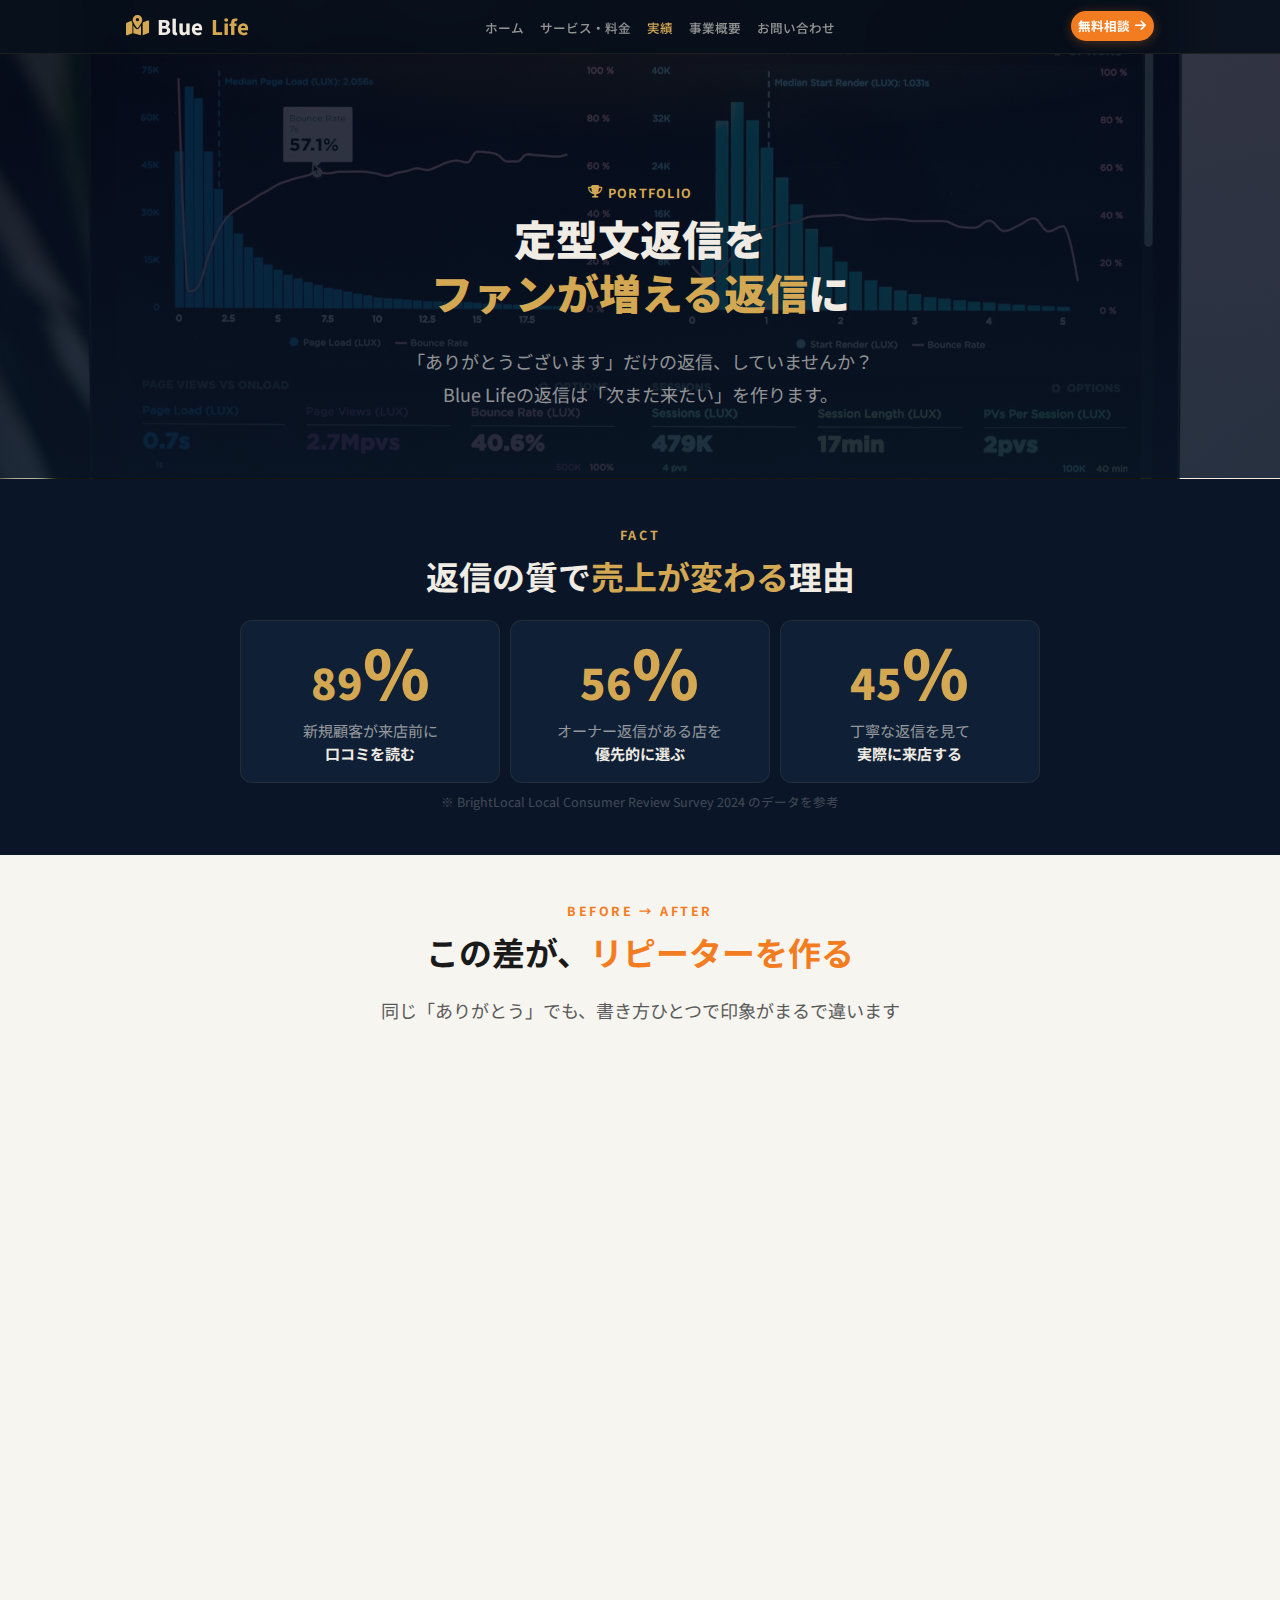
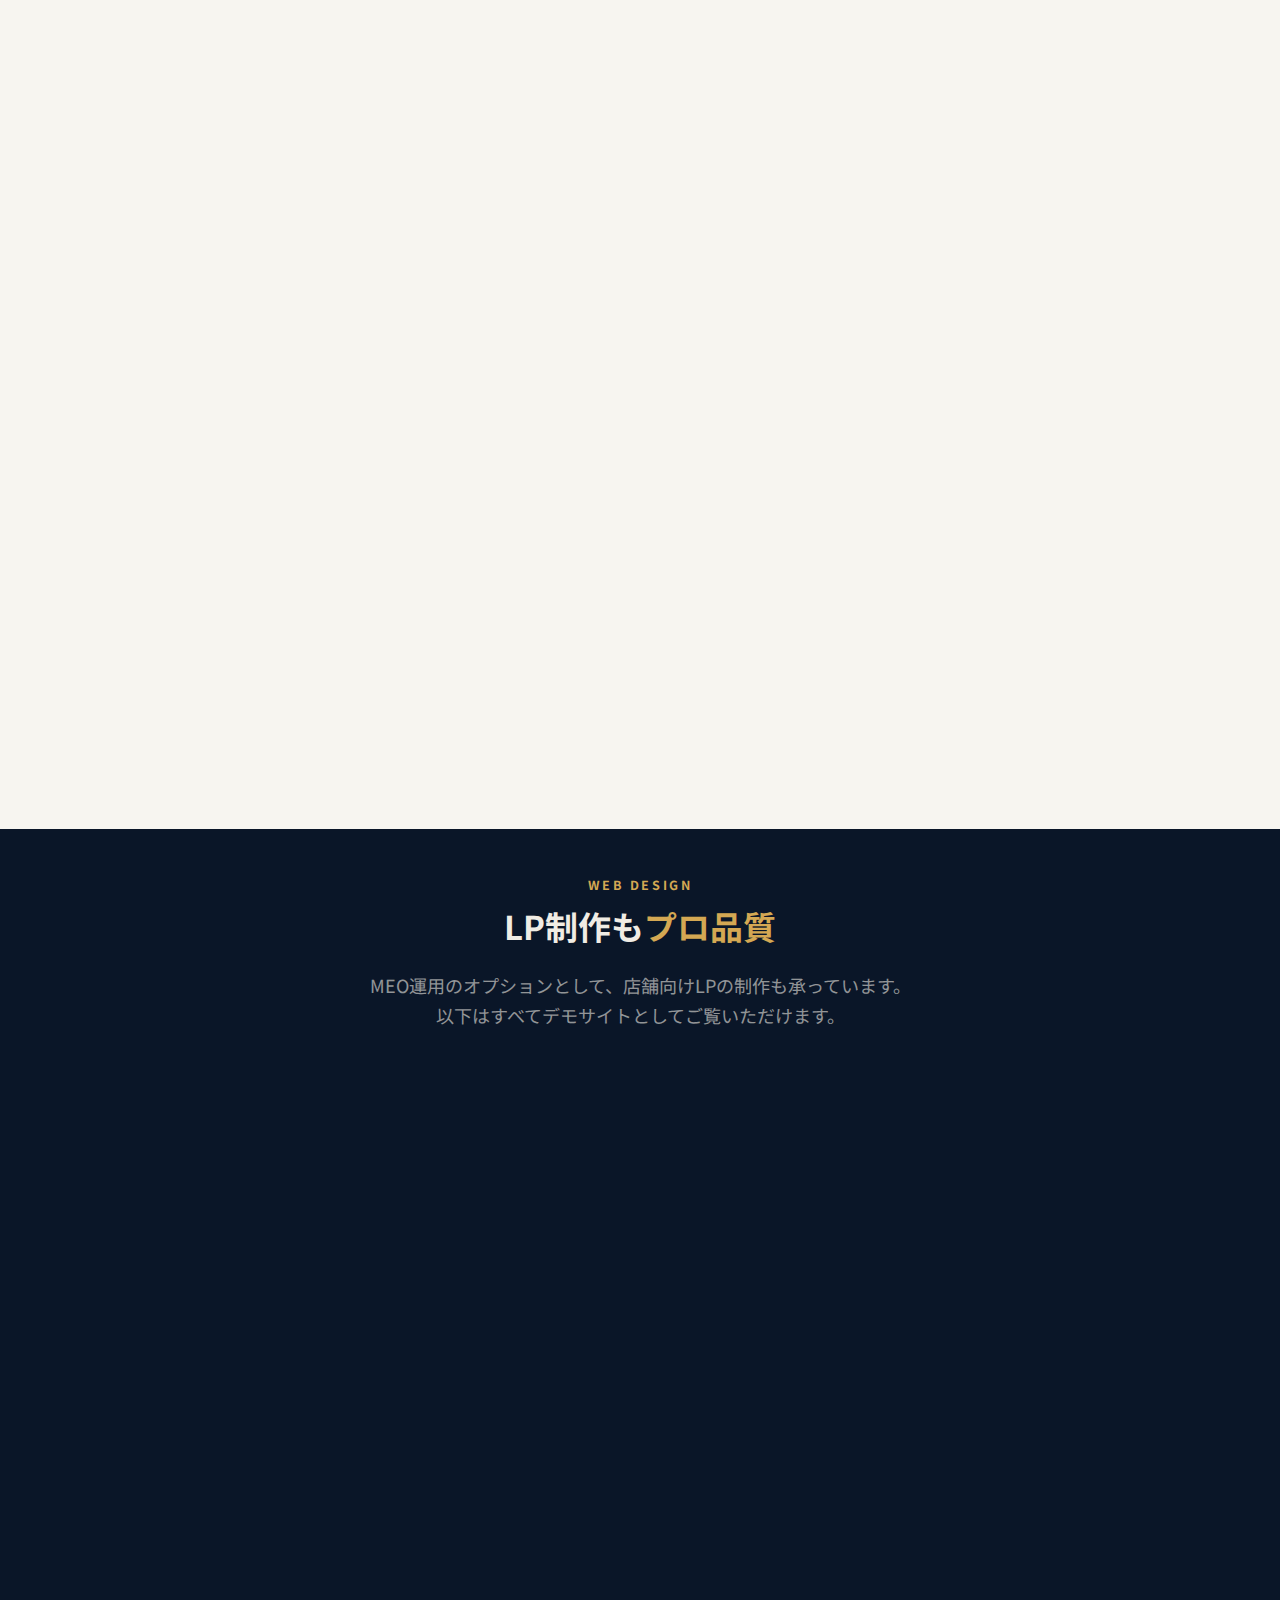
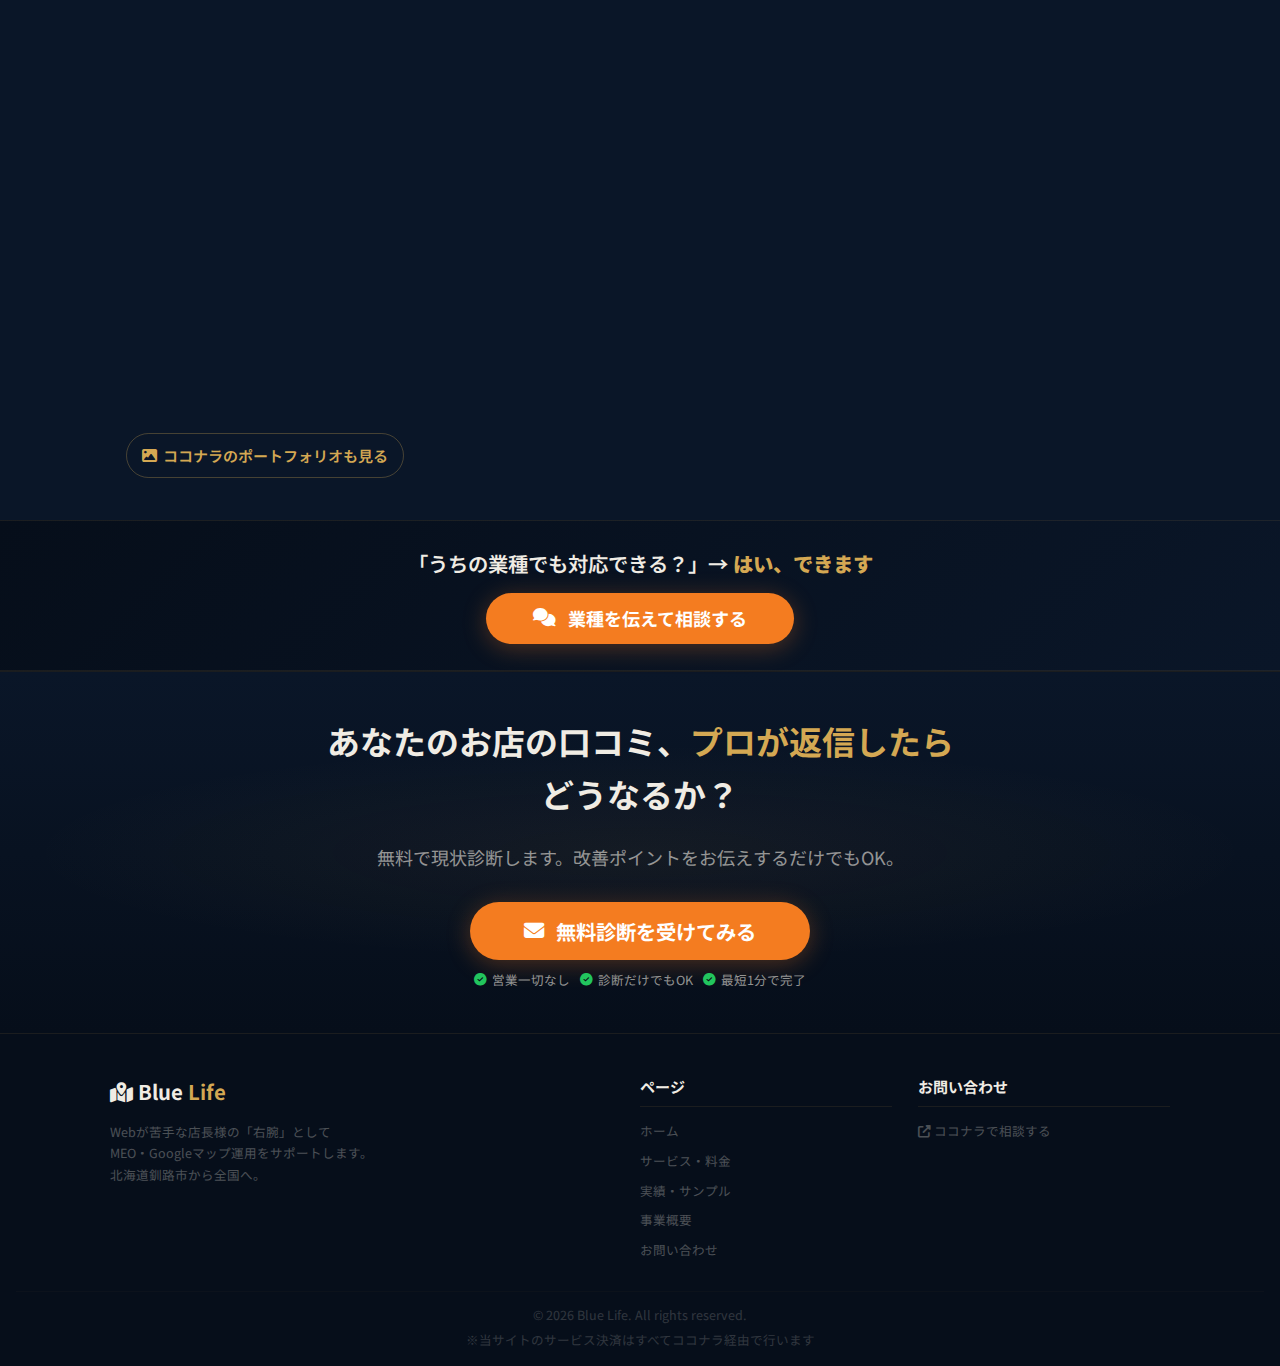
<file: v2/portfolio.html>
<!DOCTYPE html>
<html lang="ja">

<head>
    <meta charset="UTF-8">
    <meta name="viewport" content="width=device-width, initial-scale=1.0">
    <meta name="description" content="MEO運用代行と店舗向けLP制作の実績。「定型文返信」を「ファンをつくる返信」に変えるBefore/After事例。">
    <title>実績｜定型文を「売れる返信」に変える | Blue Life</title>
    <link rel="preconnect" href="https://fonts.googleapis.com">
    <link rel="preconnect" href="https://fonts.gstatic.com" crossorigin>
    <link href="https://fonts.googleapis.com/css2?family=Noto+Sans+JP:wght@400;500;700;900&display=swap"
        rel="stylesheet">
    <link rel="stylesheet" href="https://cdnjs.cloudflare.com/ajax/libs/font-awesome/6.5.0/css/all.min.css">
    <link rel="stylesheet" href="liftkit-base/liftkitvars.css">
    <link rel="stylesheet" href="liftkit-base/liftkit-core.css">
    <link rel="stylesheet" href="style-golden.css">
</head>

<body>
    <!-- ━━━ Navigation ━━━ -->
    <nav class="nav" id="nav">
        <div class="nav-inner">
            <a href="index.html" class="nav-logo"><i class="fa-solid fa-map-location-dot"></i> Blue
                <span>Life</span></a>
            <ul class="nav-links" id="navLinks">
                <li><a href="index.html">ホーム</a></li>
                <li><a href="service.html">サービス・料金</a></li>
                <li><a href="portfolio.html" class="active">実績</a></li>
                <li><a href="profile.html">事業概要</a></li>
                <li><a href="contact.html">お問い合わせ</a></li>
            </ul>
            <a href="https://coconala.com/users/5311104" target="_blank" class="nav-cta">無料相談 <i
                    class="fa-solid fa-arrow-right"></i></a>
            <button class="nav-toggle" id="navToggle" aria-label="メニュー"><span></span><span></span><span></span></button>
        </div>
    </nav>

    <!-- ━━━ HERO ━━━ -->
    <header class="page-hero page-hero--tall" style="background-image:url('images/hero-portfolio.jpg');">
        <div class="page-hero-eyebrow"><i class="fa-solid fa-trophy"></i> PORTFOLIO</div>
        <h1>定型文返信を<br><span class="highlight">ファンが増える返信</span>に</h1>
        <p>「ありがとうございます」だけの返信、していませんか？<br>Blue Lifeの返信は「次また来たい」を作ります。</p>
    </header>

    <!-- ━━━ なぜ口コミ返信が重要か ━━━ -->
    <section class="section section--dark" id="why-review">
        <div class="container">
            <div class="section-label">FACT</div>
            <h2 class="section-heading">返信の質で<span class="highlight">売上が変わる</span>理由</h2>

            <div class="stat-row">
                <div class="stat-card">
                    <div class="stat-number">89<span>%</span></div>
                    <div class="stat-desc">新規顧客が来店前に<br><strong>口コミを読む</strong></div>
                </div>
                <div class="stat-card">
                    <div class="stat-number">56<span>%</span></div>
                    <div class="stat-desc">オーナー返信がある店を<br><strong>優先的に選ぶ</strong></div>
                </div>
                <div class="stat-card">
                    <div class="stat-number">45<span>%</span></div>
                    <div class="stat-desc">丁寧な返信を見て<br><strong>実際に来店する</strong></div>
                </div>
            </div>

            <p class="stat-source">※ BrightLocal Local Consumer Review Survey 2024 のデータを参考</p>
        </div>
    </section>

    <!-- ━━━ Before/After 口コミ返信 ━━━ -->
    <section class="section section--light" id="review-ba">
        <div class="container">
            <div class="section-label">BEFORE → AFTER</div>
            <h2 class="section-heading">この差が、<span class="highlight-dark">リピーターを作る</span></h2>
            <p class="section-lead">同じ「ありがとう」でも、書き方ひとつで印象がまるで違います</p>

            <div class="portfolio-cases">
                <!-- Case 1 -->
                <div class="case-card">
                    <div class="case-header">
                        <div class="case-icon" style="background: rgba(245, 158, 11, 0.1); color: #f59e0b;">
                            <i class="fa-solid fa-utensils"></i>
                        </div>
                        <div>
                            <h3>ラーメン店 A店様</h3>
                            <span class="case-tag">飲食店</span>
                        </div>
                    </div>
                    <div class="case-before">
                        <span class="case-label case-label--bad"><i class="fa-solid fa-circle-xmark"></i>
                            ありがちな定型文</span>
                        <p>「ご来店ありがとうございます。またのお越しをお待ちしております。」</p>
                    </div>
                    <div class="case-arrow"><i class="fa-solid fa-arrow-down"></i></div>
                    <div class="case-after">
                        <span class="case-label case-label--good"><i class="fa-solid fa-circle-check"></i> Blue
                            Life作成</span>
                        <p>「〇〇様、ご来店ありがとうございます！<br>
                            一番人気の味噌ラーメンを気に入っていただけて嬉しいです。<br>
                            実は、卓上の『特製辛味噌』を少し足すと、さらにコクが出ておすすめですよ🍜<br>
                            また近くにお越しの際は、ぜひお試しください！」</p>
                    </div>
                    <div class="case-point">
                        <i class="fa-solid fa-lightbulb"></i>
                        <strong>狙い:</strong> 「裏メニュー的な食べ方」を提案→「次はそれ試してみよう」と再来店のきっかけを作る
                    </div>
                </div>

                <!-- Case 2 -->
                <div class="case-card">
                    <div class="case-header">
                        <div class="case-icon" style="background: rgba(147, 51, 234, 0.1); color: #9333ea;">
                            <i class="fa-solid fa-scissors"></i>
                        </div>
                        <div>
                            <h3>美容室 B店様</h3>
                            <span class="case-tag">美容・サロン</span>
                        </div>
                    </div>
                    <div class="case-before">
                        <span class="case-label case-label--bad"><i class="fa-solid fa-circle-xmark"></i> 忙しくて短文</span>
                        <p>「評価ありがとうございます。励みになります。」</p>
                    </div>
                    <div class="case-arrow"><i class="fa-solid fa-arrow-down"></i></div>
                    <div class="case-after">
                        <span class="case-label case-label--good"><i class="fa-solid fa-circle-check"></i> Blue
                            Life作成</span>
                        <p>「素敵な口コミありがとうございます！<br>
                            今回はこれからの季節に合わせて、少し軽さを出したカットにしてみました✨<br>
                            スタイリングで困ったことがあれば、いつでもご相談くださいね。<br>
                            次回もリラックスしていただけるよう準備してお待ちしております！」</p>
                    </div>
                    <div class="case-point">
                        <i class="fa-solid fa-lightbulb"></i>
                        <strong>狙い:</strong> 施術内容に触れることで「ちゃんと覚えてくれている」感を演出→指名率UP
                    </div>
                </div>

                <!-- Case 3: ネガティブ -->
                <div class="case-card">
                    <div class="case-header">
                        <div class="case-icon" style="background: rgba(239, 68, 68, 0.1); color: #ef4444;">
                            <i class="fa-solid fa-triangle-exclamation"></i>
                        </div>
                        <div>
                            <h3>低評価口コミへの対応</h3>
                            <span class="case-tag case-tag--danger">★2 ネガティブ</span>
                        </div>
                    </div>
                    <div class="case-before">
                        <span class="case-label case-label--bad"><i class="fa-solid fa-circle-xmark"></i> 無視 or
                            逆ギレ</span>
                        <p>「（返信なし）」<br>or「当店では十分なサービスを提供しております。」</p>
                    </div>
                    <div class="case-arrow"><i class="fa-solid fa-arrow-down"></i></div>
                    <div class="case-after">
                        <span class="case-label case-label--good"><i class="fa-solid fa-circle-check"></i> Blue
                            Life作成</span>
                        <p>「この度はご期待に沿えず、申し訳ございませんでした。<br>
                            いただいたご意見はスタッフ全員で共有し、改善に取り組んでまいります。<br>
                            もしよろしければ、具体的なお声をお聞かせいただけると幸いです。<br>
                            またご来店いただけた際には、必ずご満足いただけるよう努めます。」</p>
                    </div>
                    <div class="case-point">
                        <i class="fa-solid fa-lightbulb"></i>
                        <strong>狙い:</strong> 低評価 = ピンチではなく「誠実さをアピールするチャンス」に変換。これを読む他のユーザーへの印象が段違い
                    </div>
                </div>
            </div>
        </div>
    </section>

    <!-- ━━━ LP制作実績 ━━━ -->
    <section class="section section--dark" id="lp-works">
        <div class="container">
            <div class="section-label">WEB DESIGN</div>
            <h2 class="section-heading">LP制作も<span class="highlight">プロ品質</span></h2>
            <p class="section-lead">MEO運用のオプションとして、店舗向けLPの制作も承っています。<br>以下はすべてデモサイトとしてご覧いただけます。</p>

            <div class="lp-sample-grid">
                <div class="lp-card">
                    <div class="lp-card-image">
                        <img src="images/portfolio-izakaya.jpg" alt="炭火焼き鳥 炎-HOMURA- LP" loading="lazy"
                            onerror="this.style.display='none'">
                        <span class="lp-tag" style="background: linear-gradient(135deg, #ef4444, #dc2626);"><i
                                class="fa-solid fa-fire"></i> 飲食店LP</span>
                    </div>
                    <div class="lp-card-body">
                        <h3>炭火焼き鳥 炎-HOMURA-</h3>
                        <p>予約フォーム・メニュー・コース案内・アクセス情報を網羅した本格居酒屋LP。</p>
                        <div class="lp-tags">
                            <span>レスポンシブ</span><span>予約フォーム</span><span>Googleマップ連携</span>
                        </div>
                        <a href="https://aochan3628-cmd.github.io/izakaya-lp/" target="_blank" class="btn-outline">
                            <i class="fa-solid fa-external-link-alt"></i> デモを見る
                        </a>
                    </div>
                </div>

                <div class="lp-card">
                    <div class="lp-card-image">
                        <img src="images/portfolio-beauty.jpg" alt="BLOOM Hair Salon LP" loading="lazy"
                            onerror="this.style.display='none'">
                        <span class="lp-tag" style="background: linear-gradient(135deg, #d4a574, #b8956e);"><i
                                class="fa-solid fa-spa"></i> 美容室LP</span>
                    </div>
                    <div class="lp-card-body">
                        <h3>BLOOM Hair Salon</h3>
                        <p>表参道をイメージした高級感のあるプライベートサロンLP。</p>
                        <div class="lp-tags">
                            <span>エレガントデザイン</span><span>スタイルギャラリー</span><span>予約ボタン</span>
                        </div>
                        <a href="https://aochan3628-cmd.github.io/beauty-salon-lp/" target="_blank" class="btn-outline">
                            <i class="fa-solid fa-external-link-alt"></i> デモを見る
                        </a>
                    </div>
                </div>

                <div class="lp-card">
                    <div class="lp-card-image">
                        <img src="images/portfolio-construction.png" alt="匠建設 LP" loading="lazy"
                            onerror="this.style.display='none'">
                        <span class="lp-tag" style="background: linear-gradient(135deg, #475569, #334155);"><i
                                class="fa-solid fa-hammer"></i> 建設・リフォーム</span>
                    </div>
                    <div class="lp-card-body">
                        <h3>匠建設 -TAKUMI-</h3>
                        <p>「信頼」「地域密着」がテーマ。施工事例Before/After・無料見積もり導線。</p>
                        <div class="lp-tags">
                            <span>施工事例B/A</span><span>無料見積りCTA</span><span>王道コーポレート</span>
                        </div>
                        <a href="https://aochan3628-cmd.github.io/construction-lp/" target="_blank" class="btn-outline">
                            <i class="fa-solid fa-external-link-alt"></i> デモを見る
                        </a>
                    </div>
                </div>

                <div class="lp-card">
                    <div class="lp-card-image">
                        <img src="images/portfolio-clinic.png" alt="あおぞらデンタルクリニック LP" loading="lazy"
                            onerror="this.style.display='none'">
                        <span class="lp-tag" style="background: linear-gradient(135deg, #4A90D9, #67B8DE);"><i
                                class="fa-solid fa-tooth"></i> クリニック</span>
                    </div>
                    <div class="lp-card-body">
                        <h3>あおぞらデンタルクリニック</h3>
                        <p>「清潔感」「安心感」重視。予約カレンダーUI・診療時間表・院内写真。</p>
                        <div class="lp-tags">
                            <span>清潔感デザイン</span><span>予約カレンダーUI</span><span>診療時間表</span>
                        </div>
                        <a href="https://aochan3628-cmd.github.io/clinic-lp/" target="_blank" class="btn-outline">
                            <i class="fa-solid fa-external-link-alt"></i> デモを見る
                        </a>
                    </div>
                </div>
            </div>

            <div class="portfolio-link-box" style="margin-top: var(--lk-size-lg);">
                <a href="https://coconala.com/users/5311104/portfolios" target="_blank" class="btn-ghost">
                    <i class="fa-solid fa-image"></i> ココナラのポートフォリオも見る
                </a>
            </div>
        </div>
    </section>

    <!-- ━━━ MID CTA ━━━ -->
    <section class="mid-cta">
        <div class="container">
            <p class="mid-cta-text">「うちの業種でも対応できる？」→ <strong>はい、できます</strong></p>
            <a href="https://coconala.com/users/5311104" target="_blank" class="btn-primary">
                <i class="fa-solid fa-comments"></i> 業種を伝えて相談する
            </a>
        </div>
    </section>

    <!-- ━━━ FINAL CTA ━━━ -->
    <section class="final-cta">
        <div class="final-cta-inner">
            <h2>あなたのお店の口コミ、<br class="sp-only"><span class="highlight">プロが返信したら</span>どうなるか？</h2>
            <p>無料で現状診断します。改善ポイントをお伝えするだけでもOK。</p>
            <a href="https://coconala.com/users/5311104" target="_blank" class="btn-primary btn-lg">
                <i class="fa-solid fa-envelope"></i> 無料診断を受けてみる
            </a>
            <div class="final-cta-notes">
                <span><i class="fa-solid fa-circle-check"></i> 営業一切なし</span>
                <span><i class="fa-solid fa-circle-check"></i> 診断だけでもOK</span>
                <span><i class="fa-solid fa-circle-check"></i> 最短1分で完了</span>
            </div>
        </div>
    </section>

    <!-- ━━━ FOOTER ━━━ -->
    <footer class="footer">
        <div class="footer-inner">
            <div class="footer-brand">
                <div class="footer-logo"><i class="fa-solid fa-map-location-dot"></i> Blue <span>Life</span></div>
                <p>Webが苦手な店長様の「右腕」として<br>MEO・Googleマップ運用をサポートします。<br>北海道釧路市から全国へ。</p>
            </div>
            <div class="footer-nav-group">
                <h4>ページ</h4>
                <ul>
                    <li><a href="index.html">ホーム</a></li>
                    <li><a href="service.html">サービス・料金</a></li>
                    <li><a href="portfolio.html">実績・サンプル</a></li>
                    <li><a href="profile.html">事業概要</a></li>
                    <li><a href="contact.html">お問い合わせ</a></li>
                </ul>
            </div>
            <div class="footer-nav-group">
                <h4>お問い合わせ</h4>
                <ul>
                    <li><a href="https://coconala.com/users/5311104" target="_blank"><i
                                class="fa-solid fa-external-link-alt"></i> ココナラで相談する</a></li>
                </ul>
            </div>
        </div>
        <div class="footer-bottom">
            <p>&copy; 2026 Blue Life. All rights reserved.</p>
            <p>※当サイトのサービス決済はすべてココナラ経由で行います</p>
        </div>
    </footer>

    <script>
        const nav = document.getElementById('nav');
        window.addEventListener('scroll', () => nav.classList.toggle('scrolled', scrollY > 40));
        document.getElementById('navToggle').addEventListener('click', () => document.getElementById('navLinks').classList.toggle('open'));
        const observer = new IntersectionObserver((entries) => {
            entries.forEach(e => { if (e.isIntersecting) { e.target.classList.add('revealed'); observer.unobserve(e.target); } });
        }, { threshold: 0.12 });
        document.querySelectorAll('.stat-card, .case-card, .lp-card').forEach(el => {
            el.classList.add('reveal');
            observer.observe(el);
        });
    </script>
</body>

</html>
</file>
<file: style.css>
/* ============================================
   MEO運用代行ビジネスサイト - スタイルシート (High Quality Ver.)
   ============================================ */

/* CSS変数 */
:root {
    /* カラーパレット */
    --primary: #1e3a5f;
    /* ネイビー（信頼） */
    --primary-light: #2d5a8a;
    --primary-dark: #0f1f33;
    --accent: #e67e22;
    /* オレンジ（行動喚起） */
    --accent-hover: #d35400;
    --text: #333333;
    --text-light: #666666;
    --bg: #ffffff;
    --bg-light: #f8f9fa;
    --bg-dark: #e9ecef;
    --white: #ffffff;
    --danger: #e74c3c;
    --success: #27ae60;

    /* グラデーション */
    --hero-overlay: linear-gradient(135deg, rgba(15, 31, 51, 0.85) 0%, rgba(30, 58, 95, 0.8) 100%);

    /* フォント */
    --font-main: 'Noto Sans JP', 'Hiragino Sans', 'Meiryo', sans-serif;

    /* スペーシング */
    --section-padding: 100px 20px;
    --container-max: 1100px;

    /* その他 */
    --shadow: 0 10px 30px rgba(0, 0, 0, 0.08);
    --shadow-hover: 0 15px 40px rgba(0, 0, 0, 0.12);
    --radius: 12px;
    --transition: all 0.3s cubic-bezier(0.25, 0.8, 0.25, 1);
}

/* リセット・ベース */
* {
    margin: 0;
    padding: 0;
    box-sizing: border-box;
}

html {
    scroll-behavior: smooth;
}

body {
    font-family: var(--font-main);
    font-size: 16px;
    line-height: 1.8;
    color: var(--text);
    background: var(--bg);
    -webkit-font-smoothing: antialiased;
}

a {
    color: var(--primary);
    text-decoration: none;
    transition: var(--transition);
}

a:hover {
    text-decoration: none;
    opacity: 0.8;
}

img {
    max-width: 100%;
    height: auto;
    display: block;
}

ul {
    list-style: none;
}

/* ユーティリティ */
.text-center {
    text-align: center;
}

.text-primary {
    color: var(--primary);
}

.text-accent {
    color: var(--accent);
}

.mb-20 {
    margin-bottom: 20px;
}

.mb-40 {
    margin-bottom: 40px;
}

/* コンテナ */
.container {
    max-width: var(--container-max);
    margin: 0 auto;
    padding: 0 20px;
}

/* ============================================
   ヘッダー
   ============================================ */
.header {
    background: rgba(255, 255, 255, 0.95);
    backdrop-filter: blur(10px);
    box-shadow: 0 2px 20px rgba(0, 0, 0, 0.05);
    position: fixed;
    top: 0;
    left: 0;
    right: 0;
    z-index: 1000;
    transition: var(--transition);
}

.header-inner {
    display: flex;
    justify-content: space-between;
    align-items: center;
    padding: 15px 20px;
    max-width: var(--container-max);
    margin: 0 auto;
}

.logo {
    font-size: 1.6rem;
    font-weight: 800;
    color: var(--primary);
    letter-spacing: -0.5px;
    display: flex;
    align-items: center;
    gap: 10px;
}

.logo i {
    color: var(--accent);
}

.nav {
    display: flex;
    align-items: center;
    gap: 30px;
}

.nav-list {
    display: flex;
    gap: 30px;
}

.nav-list a {
    color: var(--text);
    font-weight: 500;
    font-size: 0.95rem;
    position: relative;
}

.nav-list a::after {
    content: '';
    position: absolute;
    bottom: -5px;
    left: 0;
    width: 0;
    height: 2px;
    background: var(--accent);
    transition: var(--transition);
}

.nav-list a:hover::after,
.nav-list a.active::after {
    width: 100%;
}

.nav-list a.active {
    color: var(--primary);
    font-weight: 700;
}

/* ボタン */
.btn {
    display: inline-flex;
    align-items: center;
    justify-content: center;
    gap: 10px;
    padding: 14px 32px;
    border-radius: 50px;
    font-weight: 700;
    text-align: center;
    transition: var(--transition);
    cursor: pointer;
    border: none;
    font-size: 1rem;
    letter-spacing: 0.5px;
}

.btn i {
    font-size: 1.1em;
}

.btn-primary {
    background: var(--accent);
    color: var(--white);
    box-shadow: 0 4px 15px rgba(230, 126, 34, 0.3);
}

.btn-primary:hover {
    background: var(--accent-hover);
    transform: translateY(-2px);
    box-shadow: 0 8px 25px rgba(230, 126, 34, 0.4);
    color: var(--white);
}

.btn-outline {
    background: transparent;
    border: 2px solid var(--primary);
    color: var(--primary);
}

.btn-outline:hover {
    background: var(--primary);
    color: var(--white);
}

.btn-large {
    padding: 18px 45px;
    font-size: 1.15rem;
}

/* モバイルメニュー */
.hamburger {
    display: none;
    flex-direction: column;
    gap: 6px;
    cursor: pointer;
    padding: 5px;
    z-index: 1001;
}

.hamburger span {
    width: 28px;
    height: 2px;
    background: var(--primary);
    transition: var(--transition);
}

/* ============================================
   ヒーローセクション
   ============================================ */
.hero {
    /* 背景画像の設定 */
    background: var(--hero-overlay), url('images/hero-bg.png');
    background-size: cover;
    background-position: center;
    background-attachment: fixed;
    color: var(--white);
    padding: 180px 20px 120px;
    text-align: center;
    min-height: 90vh;
    display: flex;
    align-items: center;
    position: relative;
    overflow: hidden;
}

.hero-content {
    max-width: 900px;
    margin: 0 auto;
    position: relative;
    z-index: 2;
}

.hero-badge {
    display: inline-flex;
    align-items: center;
    gap: 8px;
    background: rgba(255, 255, 255, 0.15);
    backdrop-filter: blur(5px);
    padding: 8px 25px;
    border-radius: 50px;
    font-size: 0.95rem;
    font-weight: 600;
    margin-bottom: 30px;
    border: 1px solid rgba(255, 255, 255, 0.3);
}

.hero h1 {
    font-size: 3rem;
    font-weight: 800;
    line-height: 1.3;
    margin-bottom: 25px;
    text-shadow: 0 4px 20px rgba(0, 0, 0, 0.3);
}

.hero-subtitle {
    font-size: 1.25rem;
    opacity: 0.95;
    margin-bottom: 40px;
    line-height: 1.8;
}

.hero-price {
    font-size: 2rem;
    font-weight: 700;
    margin-bottom: 40px;
}

.hero-price .amount {
    font-size: 3.5rem;
    color: var(--accent);
    background: var(--white);
    padding: 5px 25px;
    border-radius: 12px;
    margin: 0 10px;
    box-shadow: 0 10px 30px rgba(0, 0, 0, 0.2);
    vertical-align: middle;
}

.hero-features {
    display: flex;
    justify-content: center;
    gap: 20px;
    margin-bottom: 50px;
    flex-wrap: wrap;
}

.hero-feature {
    display: flex;
    align-items: center;
    gap: 10px;
    font-size: 1.05rem;
    font-weight: 600;
    background: rgba(0, 0, 0, 0.4);
    padding: 10px 20px;
    border-radius: 50px;
}

.hero-feature i {
    color: var(--accent);
    font-size: 1.2rem;
}

/* ============================================
   セクション共通
   ============================================ */
.section {
    padding: var(--section-padding);
}

.section-alt {
    background: var(--bg-light);
}

.section-header {
    text-align: center;
    margin-bottom: 70px;
}

.section-header h2 {
    font-size: 2.2rem;
    color: var(--primary);
    margin-bottom: 20px;
    position: relative;
    display: inline-block;
}

.section-header h2::after {
    content: '';
    display: block;
    width: 60px;
    height: 4px;
    background: var(--accent);
    margin: 15px auto 0;
    border-radius: 2px;
}

.section-header p {
    color: var(--text-light);
    font-size: 1.1rem;
}

/* ============================================
   お悩みセクション
   ============================================ */
.problems-list {
    max-width: 800px;
    margin: 0 auto 50px;
    display: grid;
    gap: 20px;
}

.problem-item {
    display: flex;
    align-items: center;
    gap: 20px;
    padding: 25px;
    background: var(--white);
    border-radius: var(--radius);
    box-shadow: var(--shadow);
    transition: var(--transition);
    border-left: 5px solid var(--danger);
}

.problem-item:hover {
    transform: translateX(10px);
}

.problem-item i {
    font-size: 2rem;
    color: var(--danger);
    min-width: 50px;
    text-align: center;
}

.problem-item p {
    font-size: 1.15rem;
    font-weight: 500;
}

.problems-solution {
    text-align: center;
    padding: 50px 30px;
    background: var(--primary);
    background: linear-gradient(135deg, var(--primary) 0%, var(--primary-light) 100%);
    color: var(--white);
    border-radius: 20px;
    max-width: 900px;
    margin: 0 auto;
    box-shadow: var(--shadow);
    position: relative;
    overflow: hidden;
}

.problems-solution::before {
    content: '\f2b9';
    /* FontAwesome icon */
    font-family: 'Font Awesome 6 Free';
    font-weight: 900;
    position: absolute;
    top: -20px;
    right: -20px;
    font-size: 200px;
    opacity: 0.1;
    transform: rotate(15deg);
}

.problems-solution p {
    font-size: 1.4rem;
    font-weight: 700;
    position: relative;
    z-index: 1;
}

/* ============================================
   選ばれる理由セクション
   ============================================ */
.reasons-grid {
    display: grid;
    grid-template-columns: repeat(auto-fit, minmax(320px, 1fr));
    gap: 40px;
}

.reason-card {
    background: var(--white);
    padding: 50px 30px;
    border-radius: var(--radius);
    box-shadow: var(--shadow);
    text-align: center;
    transition: var(--transition);
    position: relative;
    overflow: hidden;
    border-top: 5px solid var(--primary);
}

.reason-card:hover {
    transform: translateY(-10px);
    box-shadow: var(--shadow-hover);
}

.reason-card .icon-wrapper {
    width: 90px;
    height: 90px;
    background: var(--bg-light);
    border-radius: 50%;
    display: flex;
    align-items: center;
    justify-content: center;
    margin: 0 auto 25px;
    color: var(--primary);
    font-size: 2.5rem;
    transition: var(--transition);
}

.reason-card:hover .icon-wrapper {
    background: var(--primary);
    color: var(--white);
}

.reason-card .number {
    position: absolute;
    top: 10px;
    right: 15px;
    font-size: 4rem;
    font-weight: 900;
    color: #f0f0f0;
    z-index: 0;
    line-height: 1;
}

.reason-card h3 {
    font-size: 1.4rem;
    color: var(--primary);
    margin-bottom: 20px;
    position: relative;
    z-index: 1;
}

.reason-card p {
    color: var(--text-light);
    position: relative;
    z-index: 1;
}

.reason-note {
    font-size: 0.85rem;
    color: #666;
    margin-top: 15px;
    padding-top: 15px;
    border-top: 1px solid #eee;
    position: relative;
    z-index: 1;
}

/* ============================================
   モニター募集セクション（ドアノック）
   ============================================ */
.door-knock {
    background: var(--white);
    max-width: 600px;
    margin: 0 auto;
    border-radius: 20px;
    box-shadow: var(--shadow-hover);
    padding: 50px;
    text-align: center;
    position: relative;
    border: 2px solid var(--accent);
}

.door-knock-badge {
    position: absolute;
    top: -20px;
    left: 50%;
    transform: translateX(-50%);
    background: var(--accent);
    color: var(--white);
    padding: 10px 30px;
    border-radius: 50px;
    font-weight: 700;
    box-shadow: 0 5px 15px rgba(230, 126, 34, 0.4);
}

.door-knock-price {
    font-size: 3.5rem;
    font-weight: 800;
    color: var(--accent);
    margin: 20px 0;
}

.door-knock-price span {
    font-size: 1.2rem;
    color: var(--text-light);
    font-weight: 500;
}

.door-knock-features {
    text-align: left;
    margin: 0 auto 30px;
    display: inline-block;
}

.door-knock-features li {
    padding: 8px 0;
    font-size: 1.05rem;
}

.door-knock-features li i {
    color: var(--success);
    margin-right: 10px;
}

/* ============================================
   モニター募集バナー
   ============================================ */
.offer {
    background: linear-gradient(135deg, #c0392b 0%, #e74c3c 100%);
    color: var(--white);
    text-align: center;
    position: relative;
    overflow: hidden;
}

.offer::before {
    content: '';
    position: absolute;
    top: 0;
    left: 0;
    width: 100%;
    height: 100%;
    background-image: radial-gradient(circle at 20% 50%, rgba(255, 255, 255, 0.1) 10%, transparent 10%),
        radial-gradient(circle at 80% 80%, rgba(255, 255, 255, 0.1) 15%, transparent 15%);
    background-size: 50px 50px;
}

.offer-content {
    position: relative;
    z-index: 2;
}

.offer .btn {
    background: var(--white);
    color: var(--danger);
    font-size: 1.3rem;
    padding: 20px 60px;
    box-shadow: 0 10px 30px rgba(0, 0, 0, 0.2);
}

.offer .btn:hover {
    transform: translateY(-5px);
    background: #fff;
}

/* ============================================
   イメージセクション
   ============================================ */
.image-section {
    position: relative;
    height: 400px;
    background-attachment: fixed;
    background-size: cover;
    background-position: center;
    display: flex;
    align-items: center;
    justify-content: center;
}

.image-overlay {
    background: rgba(30, 58, 95, 0.7);
    padding: 40px 60px;
    border-radius: 20px;
    color: white;
    text-align: center;
    max-width: 800px;
}

/* ============================================
   フッター
   ============================================ */
.footer {
    background: var(--primary-dark);
    color: var(--white);
    padding: 80px 20px 30px;
}

.footer-content {
    display: grid;
    grid-template-columns: 2fr 1fr 1fr;
    gap: 60px;
    max-width: var(--container-max);
    margin: 0 auto 50px;
}

.footer-logo {
    font-size: 1.8rem;
    font-weight: 700;
    margin-bottom: 20px;
    color: var(--white);
}

.footer-logo span {
    color: var(--accent);
}

.footer-desc {
    opacity: 0.7;
    line-height: 1.8;
    max-width: 400px;
}

.footer h4 {
    font-size: 1.2rem;
    margin-bottom: 25px;
    padding-bottom: 15px;
    border-bottom: 1px solid rgba(255, 255, 255, 0.1);
}

.footer-links a {
    display: inline-block;
    color: rgba(255, 255, 255, 0.7);
    padding: 8px 0;
    transition: all 0.3s;
}

.footer-links a:hover {
    color: var(--accent);
    padding-left: 5px;
}

/* レスポンシブ修正 */
@media (max-width: 768px) {
    .hero h1 {
        font-size: 2rem;
    }

    .hero-price .amount {
        font-size: 2.5rem;
    }

    .nav-list {
        position: fixed;
        top: 60px;
        left: 0;
        right: 0;
        background: var(--white);
        flex-direction: column;
        padding: 30px;
        box-shadow: 0 10px 30px rgba(0, 0, 0, 0.1);
        transform: translateY(-150%);
        transition: transform 0.3s ease;
    }

    .nav-list.active {
        transform: translateY(0);
    }

    .header .btn {
        display: none;
    }

    .hamburger {
        display: flex;
    }
}
/* �e�[�u�����ʃX�^�C�� */
table { width: 100%; border-collapse: collapse; background: var(--white); border-radius: var(--radius); overflow: hidden; box-shadow: var(--shadow); margin-bottom: 30px; }
th, td { padding: 18px 25px; text-align: left; border-bottom: 1px solid #eee; }
th { background: var(--primary-light); color: var(--white); font-weight: 600; width: 30%; }
@media (max-width: 768px) { th, td { display: block; width: 100%; } th { background: var(--primary); } }
</file>
<file: v2/liftkit-base/liftkitvars.css>
:root {
  font-size: 16px;

  --lk-scalefactor: 1.618;
  --lk-wholestep: 1.618;
  --lk-halfstep: 1.272;
  --lk-quarterstep: 1.128;
  --lk-eighthstep: 1.062;

  --lk-wholestep-dec: 0.618;
  --lk-halfstep-dec: 0.272;
  --lk-quarterstep-dec: 0.128;
  --lk-eighthstep-dec: 0.062;

  --lk-size-md: 1em;
  /* It's okay to use em here because the root font size
                  has been manually set to 1rem */

  --lk-size-sm: calc(1em / var(--lk-scalefactor));
  --lk-size-xs: calc(var(--lk-size-sm) / var(--lk-scalefactor));
  --lk-size-2xs: calc(var(--lk-size-xs) / var(--lk-scalefactor));
  --lk-size-3xs: calc(var(--lk-size-2xs) / var(--lk-scalefactor));
  --lk-size-lg: calc(1em * var(--lk-scalefactor));
  --lk-size-xl: calc(var(--lk-size-lg) * var(--lk-scalefactor));
  --lk-size-2xl: calc(var(--lk-size-xl) * var(--lk-scalefactor));
  --lk-size-3xl: calc(var(--lk-size-2xl) * var(--lk-scalefactor));
  --lk-size-4xl: calc(var(--lk-size-3xl) * var(--lk-scalefactor));

  /* Unitless sizes; required for adhoc calculations (division and multiplication in calc() require unitless numbers */
  /* NOTE: in calc() with multiplication or division the right side must be a unitless number */

  --lk-size-sm-unitless: calc(1 / var(--lk-scalefactor));
  --lk-size-xs-unitless: calc(var(--lk-size-sm-unitless) / var(--lk-scalefactor));
  --lk-size-2xs-unitless: calc(var(--lk-size-xs-unitless) / var(--lk-scalefactor));
  --lk-size-lg-unitless: calc(1 * var(--lk-scalefactor));
  --lk-size-xl-unitless: calc(var(--lk-size-lg-unitless) * var(--lk-scalefactor));
  --lk-size-2xl-unitless: calc(var(--lk-size-xl-unitless) * var(--lk-scalefactor));

  /*Increments*/

  /* Colors */

  --light__primary_lkv: #0051e0;
  --light__onprimary_lkv: #faf8ff;
  --light__primarycontainer_lkv: #dbe1ff;
  --light__onprimarycontainer_lkv: #00174d;
  --light__secondary_lkv: #40617f;
  --light__onsecondary_lkv: #f7f9ff;
  --light__secondarycontainer_lkv: #cde5ff;
  --light__onsecondarycontainer_lkv: #001d32;
  --light__tertiary_lkv: #006878;
  --light__ontertiary_lkv: #f0fbff;
  --light__tertiarycontainer_lkv: #a8edff;
  --light__ontertiarycontainer_lkv: #001f25;
  --light__error_lkv: #bb0e45;
  --light__onerror_lkv: #fff8f7;
  --light__errorcontainer_lkv: #ffd9dc;
  --light__onerrorcontainer_lkv: #400012;
  --light__background_lkv: #fefbff;
  --light__onbackground_lkv: #171b27;
  --light__surface_lkv: #faf8ff;
  --light__onsurface_lkv: #171b27;
  --light__surfacevariant_lkv: #c8c6c6;
  --light__onsurfacevariant_lkv: #464747;
  --light__outline_lkv: #777777;
  --light__outlinevariant_lkv: #c8c6c6;
  --light__shadow_lkv: #000000;
  --light__scrim_lkv: #000000;
  --light__inversesurface_lkv: #2c303c;
  --light__inverseonsurface_lkv: #eef0ff;
  --light__inverseprimary_lkv: #b5c4ff;
  --light__surfacedim_lkv: #d7d9ea;
  --light__surfacebright_lkv: #faf8ff;
  --light__surfacecontainerlowest_lkv: white;
  --light__surfacecontainerlow_lkv: #f2f3ff;
  --light__surfacecontainer_lkv: #ebedfe;
  --light__surfacecontainerhigh_lkv: #e5e7f8;
  --light__surfacecontainerhighest_lkv: #dfe2f2;
  --light__warning_lkv: #7d5800;
  --light__onwarning_lkv: #fff8f3;
  --light__warningcontainer_lkv: #ffdea9;
  --light__onwarningcontainer_lkv: #271900;
  --light__success_lkv: #006b55;
  --light__onsuccess_lkv: #e6fff4;
  --light__successcontainer_lkv: #20ffce;
  --light__onsuccesscontainer_lkv: #002118;
  --light__info_lkv: #004ee7;
  --light__oninfo_lkv: #faf8ff;
  --light__infocontainer_lkv: #dce1ff;
  --light__oninfocontainer_lkv: #001550;
  --dark__primary_lkv: #b5c4ff;
  --dark__onprimary_lkv: #00297a;
  --dark__primarycontainer_lkv: #003cac;
  --dark__onprimarycontainer_lkv: #dbe1ff;
  --dark__secondary_lkv: #a8caec;
  --dark__onsecondary_lkv: #0b334f;
  --dark__secondarycontainer_lkv: #274a66;
  --dark__onsecondarycontainer_lkv: #cde5ff;
  --dark__tertiary_lkv: #00d9fa;
  --dark__ontertiary_lkv: #00363f;
  --dark__tertiarycontainer_lkv: #004e5b;
  --dark__ontertiarycontainer_lkv: #a8edff;
  --dark__error_lkv: #ffb2bb;
  --dark__onerror_lkv: #670021;
  --dark__errorcontainer_lkv: #910032;
  --dark__onerrorcontainer_lkv: #ffd9dc;
  --dark__background_lkv: #171b27;
  --dark__onbackground_lkv: #d1d4e4;
  --dark__surface_lkv: #222531;
  --dark__onsurface_lkv: #c3c6d6;
  --dark__surfacevariant_lkv: #303030;
  --dark__onsurfacevariant_lkv: #acabab;
  --dark__outline_lkv: #464747;
  --dark__outlinevariant_lkv: #303030;
  --dark__shadow_lkv: #000000;
  --dark__scrim_lkv: #000000;
  --dark__inversesurface_lkv: #faf8ff;
  --dark__inverseonsurface_lkv: #171b27;
  --dark__inverseprimary_lkv: #b5c4ff;
  --dark__surfacedim_lkv: #20232f;
  --dark__surfacebright_lkv: #434653;
  --dark__surfacecontainerlowest_lkv: #1b1f2b;
  --dark__surfacecontainerlow_lkv: #262a36;
  --dark__surfacecontainer_lkv: #2c303c;
  --dark__surfacecontainerhigh_lkv: #353945;
  --dark__surfacecontainerhighest_lkv: #3e424f;
  --dark__warning_lkv: #ffba28;
  --dark__onwarning_lkv: #422c00;
  --dark__warningcontainer_lkv: #5e4100;
  --dark__onwarningcontainer_lkv: #ffdea9;
  --dark__success_lkv: #00e0b4;
  --dark__onsuccess_lkv: #00382b;
  --dark__successcontainer_lkv: #00513f;
  --dark__onsuccesscontainer_lkv: #20ffce;
  --dark__info_lkv: #b6c4ff;
  --dark__oninfo_lkv: #00277f;
  --dark__infocontainer_lkv: #003ab1;
  --dark__oninfocontainer_lkv: #dce1ff;
  --light__primaryfixed_lkv: #dbe1ff;
  --light__primaryfixeddim_lkv: #b5c4ff;
  --light__onprimaryfixed_lkv: #00174d;
  --light__onprimaryfixedvariant_lkv: #003cac;
  --light__secondaryfixed_lkv: #cde5ff;
  --light__secondaryfixeddim_lkv: #a8caec;
  --light__onsecondaryfixed_lkv: #001d32;
  --light__onsecondaryfixedvariant_lkv: #274a66;
  --light__tertiaryfixed_lkv: #a8edff;
  --light__tertiaryfixeddim_lkv: #00d9fa;
  --light__ontertiaryfixed_lkv: #001f25;
  --light__ontertiaryfixedvariant_lkv: #004e5b;
  --dark__primaryfixed_lkv: #dbe1ff;
  --dark__primaryfixeddim_lkv: #b5c4ff;
  --dark__onprimaryfixed_lkv: #00174d;
  --dark__onprimaryfixedvariant_lkv: #003cac;
  --dark__secondaryfixed_lkv: #cde5ff;
  --dark__secondaryfixeddim_lkv: #a8caec;
  --dark__onsecondaryfixed_lkv: #001d32;
  --dark__onsecondaryfixedvariant_lkv: #274a66;
  --dark__tertiaryfixed_lkv: #a8edff;
  --dark__tertiaryfixeddim_lkv: #00d9fa;
  --dark__ontertiaryfixed_lkv: #001f25;
  --dark__ontertiaryfixedvariant_lkv: #004e5b;

  --lk-onprimary: var(--light__onprimary_lkv);
  --lk-primarycontainer: var(--light__primarycontainer_lkv);
  --lk-onprimarycontainer: var(--light__onprimarycontainer_lkv);
  --lk-secondary: var(--light__secondary_lkv);
  --lk-onsecondary: var(--light__onsecondary_lkv);
  --lk-secondarycontainer: var(--light__secondarycontainer_lkv);
  --lk-onsecondarycontainer: var(--light__onsecondarycontainer_lkv);
  --lk-tertiary: var(--light__tertiary_lkv);
  --lk-ontertiary: var(--light__ontertiary_lkv);
  --lk-tertiarycontainer: var(--light__tertiarycontainer_lkv);
  --lk-ontertiarycontainer: var(--light__ontertiarycontainer_lkv);
  --lk-onerror: var(--light__onerror_lkv);
  --lk-errorcontainer: var(--light__errorcontainer_lkv);
  --lk-onerrorcontainer: var(--light__onerrorcontainer_lkv);
  --lk-background: var(--light__background_lkv);
  --lk-onbackground: var(--light__onbackground_lkv);
  --lk-surface: var(--light__surface_lkv);
  --lk-onsurface: var(--light__onsurface_lkv);
  --lk-onsurfacevariant: var(--light__onsurfacevariant_lkv);
  --lk-surfacevariant: var(--light__surfacevariant_lkv);
  --lk-shadow: var(--light__shadow_lkv);
  --lk-inversesurface: var(--light__inversesurface_lkv);
  --lk-scrim: var(--light__scrim_lkv);
  --lk-inverseonsurface: var(--light__inverseonsurface_lkv);
  --lk-inverseprimary: var(--light__inverseprimary_lkv);
  --lk-success: var(--light__success_lkv);
  --lk-onsuccess: var(--light__onsuccess_lkv);
  --lk-successcontainer: var(--light__successcontainer_lkv);
  --lk-onsuccesscontainer: var(--light__onsuccesscontainer_lkv);
  --lk-warning: var(--light__warning_lkv);
  --lk-onwarning: var(--light__onwarning_lkv);
  --lk-warningcontainer: var(--light__warningcontainer_lkv);
  --lk-onwarningcontainer: var(--light__onwarningcontainer_lkv);
  --lk-info: var(--light__info_lkv);
  --lk-oninfo: var(--light__oninfo_lkv);
  --lk-infocontainer: var(--light__infocontainer_lkv);
  --lk-oninfocontainer: var(--light__oninfocontainer_lkv);
  --lk-primaryfixed: var(--light__primaryfixed_lkv);
  --lk-onprimaryfixed: var(--light__onprimaryfixed_lkv);
  --lk-primaryfixeddim: var(--light__primaryfixeddim_lkv);
  --lk-onprimaryfixedvariant: var(--light__onprimaryfixedvariant_lkv);
  --lk-secondaryfixed: var(--light__secondaryfixed_lkv);
  --lk-secondaryfixeddim: var(--light__secondaryfixeddim_lkv);
  --lk-onsecondaryfixed: var(--light__onsecondaryfixed_lkv);
  --lk-onsecondaryfixedvariant: var(--light__onsecondaryfixedvariant_lkv);
  --lk-tertiaryfixed: var(--light__tertiaryfixed_lkv);
  --lk-ontertiaryfixed: var(--light__ontertiaryfixed_lkv);
  --lk-tertiaryfixeddim: var(--light__tertiaryfixeddim_lkv);
  --lk-ontertiaryfixedvariant: var(--light__ontertiaryfixedvariant_lkv);
  --lk-surfacedim: var(--light__surfacedim_lkv);
  --lk-surfacebright: var(--light__surfacebright_lkv);
  --lk-surfacecontainerlowest: var(--light__surfacecontainerlowest_lkv);
  --lk-surfacecontainer: var(--light__surfacecontainer_lkv);
  --lk-surfacecontainerhigh: var(--light__surfacecontainerhigh_lkv);
  --lk-surfacecontainerhighest: var(--light__surfacecontainerhighest_lkv);
  --lk-surfacecontainerlow: var(--light__surfacecontainerlow_lkv);
  --lk-outlinevariant: var(--light__outlinevariant_lkv);
  --lk-outline: var(--light__outline_lkv);
  --lk-error: var(--light__error_lkv);
  --lk-primary: var(--light__primary_lkv);

  /* Make text look sharper */

  -webkit-font-smoothing: antialiased;
  -moz-osx-font-smoothing: grayscale;
  font-smooth: never;

  /************ Font Size Vars ************/

  /* DEBUGGING TIP: The CSS rules for calc() define unique laws for adding, subtracating, multiplying, and dividing.
   * In addition and subtraction, both sides must have the same unit.
   * In multiplication, one side must be unitless.
   * In division, the right side must be unitless.
  */

  --display1-font-size: calc(1em * pow(var(--lk-wholestep), 3));
  --display2-font-size: calc(1em * var(--lk-wholestep) * var(--lk-wholestep));
  --title1-font-size: calc(1em * var(--lk-wholestep) * var(--lk-halfstep));
  --title2-font-size: calc(1em * var(--lk-wholestep));
  --title3-font-size: calc(1em * var(--lk-halfstep));
  --heading-font-size: calc(1em * var(--lk-quarterstep));
  --subheading-font-size: calc(1em / var(--lk-quarterstep));
  --body-font-size: 1em;
  --callout-font-size: calc(1em / var(--lk-eighthstep));
  --label-font-size: calc((1em / var(--lk-quarterstep)) / var(--lk-eighthstep));
  --caption-font-size: calc(1em / var(--lk-halfstep));
  --capline-font-size: calc(1em / var(--lk-halfstep));

  /* Font Line Height Vars (UNITLESS!) */

  --display1-line-height: var(--lk-quarterstep);
  --display2-line-height: var(--lk-halfstep);
  --title1-line-height: var(--lk-halfstep);
  --title2-line-height: var(--lk-halfstep);
  --title3-line-height: var(--lk-halfstep);
  --heading-line-height: var(--lk-halfstep);
  --subheading-line-height: var(--lk-halfstep);
  --body-line-height: var(--lk-wholestep);
  --callout-line-height: var(--lk-halfstep);
  --label-line-height: var(--lk-halfstep);
  --caption-line-height: var(--lk-halfstep);
  --capline-line-height: var(--lk-halfstep);

  /* Optical Top Padding Offsets and Border Radii for Cards */
  --display1-offset: calc(var(--display1-font-size) * calc(var(--display1-line-height) / var(--lk-wholestep)));
  --display2-offset: calc(var(--display2-font-size) * calc(var(--display2-line-height) / var(--lk-wholestep)));
  --title1-offset: calc(var(--title1-font-size) * calc(var(--title1-line-height) / var(--lk-wholestep)));
  --title2-offset: calc(var(--title2-font-size) * calc(var(--title2-line-height) / var(--lk-wholestep)));
  --title3-offset: calc(var(--title3-font-size) * calc(var(--title3-line-height) / var(--lk-wholestep)));
  --heading-offset: calc(var(--heading-font-size) * calc(var(--heading-line-height) / var(--lk-wholestep)));
  --subheading-offset: calc(var(--subheading-font-size) * calc(var(--subheading-line-height) / var(--lk-wholestep)));
  --body-offset: calc(var(--body-font-size) / var(--lk-wholestep));
  --callout-offset: calc(var(--callout-font-size) * calc(var(--callout-line-height) / var(--lk-wholestep)));
  --label-offset: calc(var(--label-font-size) * calc(var(--label-line-height) / var(--lk-wholestep)));
  --caption-offset: calc(var(--caption-font-size) * calc(var(--caption-line-height) / var(--lk-wholestep)));
  --capline-offset: calc(var(--capline-font-size) * calc(var(--capline-line-height) / var(--lk-wholestep)));

  /* shadows */
  --shadow-sm: 0 0 1px 0 var(--lk-shadow);
  --shadow-md:
    0 4px 6px rgba(0, 0, 0, 0.08), 0 2px 4px rgba(0, 0, 0, 0.11),
    0 0 1px rgba(0, 0, 0, 0.4);
  --shadow-lg:
    0 11px 15px -3px rgba(0, 0, 0, 0.11), 0 2px 6px rgba(0, 0, 0, 0.07),
    0 0 1px rgba(0, 0, 0, 0.4);
  --shadow-xl:
    0px 0px 1px 0px var(--lk-outline), 0px 50px 100px 0px rgba(0, 0, 0, 0.15);
  --shadow-2xl:
    0 25px 50px rgba(0, 0, 0, 0.23), 0 9px 18px rgba(0, 0, 0, 0.1),
    0 0 1px rgba(0, 0, 0, 0.4);

  /* Global Scale Factors - Used for ad hoc calculations in the component tree leaves */

  --display1BoxHeight: calc(var(--display1-font-size) * var(--display1-line-height));
  --display2BoxHeight: calc(var(--display2-font-size) * var(--display2-line-height));
  --title1BoxHeight: calc(var(--title1-font-size) * var(--title1-line-height));
  --title2BoxHeight: calc(var(--title2-font-size) * var(--title2-line-height));
  --title3BoxHeight: calc(var(--title3-font-size) * var(--title3-line-height));
  --headingBoxHeight: calc(var(--heading-font-size) * var(--heading-line-height));
  --subheadingBoxHeight: calc(var(--subheading-font-size) * var(--subheading-line-height));
  --bodyBoxHeight: calc(var(--body-font-size) * var(--body-line-height));
  --calloutBoxHeight: calc(var(--callout-font-size) * var(--callout-line-height));
  --labelBoxHeight: calc(var(--label-font-size) * var(--label-line-height));
  --captionBoxHeight: calc(var(--caption-font-size) * var(--caption-line-height));
  --caplineBoxHeight: calc(var(--capline-font-size) * var(--capline-line-height));
}

@media (prefers-color-scheme: dark) {
  html {
    color-scheme: dark;
  }

  :root {
    --lk-onprimary: var(--dark__onprimary_lkv);
    --lk-primarycontainer: var(--dark__primarycontainer_lkv);
    --lk-onprimarycontainer: var(--dark__onprimarycontainer_lkv);
    --lk-secondary: var(--dark__secondary_lkv);
    --lk-onsecondary: var(--dark__onsecondary_lkv);
    --lk-secondarycontainer: var(--dark__secondarycontainer_lkv);
    --lk-onsecondarycontainer: var(--dark__onsecondarycontainer_lkv);
    --lk-tertiary: var(--dark__tertiary_lkv);
    --lk-ontertiary: var(--dark__ontertiary_lkv);
    --lk-tertiarycontainer: var(--dark__tertiarycontainer_lkv);
    --lk-ontertiarycontainer: var(--dark__ontertiarycontainer_lkv);
    --lk-onerror: var(--dark__onerror_lkv);
    --lk-errorcontainer: var(--dark__errorcontainer_lkv);
    --lk-onerrorcontainer: var(--dark__onerrorcontainer_lkv);
    --lk-background: var(--dark__background_lkv);
    --lk-onbackground: var(--dark__onbackground_lkv);
    --lk-surface: var(--dark__surface_lkv);
    --lk-onsurface: var(--dark__onsurface_lkv);
    --lk-onsurfacevariant: var(--dark__onsurfacevariant_lkv);
    --lk-surfacevariant: var(--dark__surfacevariant_lkv);
    --lk-shadow: var(--dark__shadow_lkv);
    --lk-inversesurface: var(--dark__inversesurface_lkv);
    --lk-scrim: var(--dark__scrim_lkv);
    --lk-inverseonsurface: var(--dark__inverseonsurface_lkv);
    --lk-inverseprimary: var(--dark__inverseprimary_lkv);
    --lk-success: var(--dark__success_lkv);
    --lk-onsuccess: var(--dark__onsuccess_lkv);
    --lk-successcontainer: var(--dark__successcontainer_lkv);
    --lk-onsuccesscontainer: var(--dark__onsuccesscontainer_lkv);
    --lk-warning: var(--dark__warning_lkv);
    --lk-onwarning: var(--dark__onwarning_lkv);
    --lk-warningcontainer: var(--dark__warningcontainer_lkv);
    --lk-onwarningcontainer: var(--dark__onwarningcontainer_lkv);
    --lk-info: var(--dark__info_lkv);
    --lk-oninfo: var(--dark__oninfo_lkv);
    --lk-infocontainer: var(--dark__infocontainer_lkv);
    --lk-oninfocontainer: var(--dark__oninfocontainer_lkv);
    --lk-primaryfixed: var(--dark__primaryfixed_lkv);
    --lk-onprimaryfixed: var(--dark__onprimaryfixed_lkv);
    --lk-primaryfixeddim: var(--dark__primaryfixeddim_lkv);
    --lk-onprimaryfixedvariant: var(--dark__onprimaryfixedvariant_lkv);
    --lk-secondaryfixed: var(--dark__secondaryfixed_lkv);
    --lk-secondaryfixeddim: var(--dark__secondaryfixeddim_lkv);
    --lk-onsecondaryfixed: var(--dark__onsecondaryfixed_lkv);
    --lk-onsecondaryfixedvariant: var(--dark__onsecondaryfixedvariant_lkv);
    --lk-tertiaryfixed: var(--dark__tertiaryfixed_lkv);
    --lk-ontertiaryfixed: var(--dark__ontertiaryfixed_lkv);
    --lk-tertiaryfixeddim: var(--dark__tertiaryfixeddim_lkv);
    --lk-ontertiaryfixedvariant: var(--dark__ontertiaryfixedvariant_lkv);
    --lk-surfacedim: var(--dark__surfacedim_lkv);
    --lk-surfacebright: var(--dark__surfacebright_lkv);
    --lk-surfacecontainerlowest: var(--dark__surfacecontainerlowest_lkv);
    --lk-surfacecontainer: var(--dark__surfacecontainer_lkv);
    --lk-surfacecontainerhigh: var(--dark__surfacecontainerhigh_lkv);
    --lk-surfacecontainerhighest: var(--dark__surfacecontainerhighest_lkv);
    --lk-surfacecontainerlow: var(--dark__surfacecontainerlow_lkv);
    --lk-outlinevariant: var(--dark__outlinevariant_lkv);
    --lk-outline: var(--dark__outline_lkv);
    --lk-error: var(--dark__error_lkv);
    --lk-primary: var(--dark__primary_lkv);
  }
}
</file>
<file: v2/liftkit-base/liftkit-core.css>
/* @import "../liftkit/index.css"; */

/* Random comment */

:root {
  font-size: 1rem;
  --lk-scalefactor: 1.618;
  /* these are the only two you set manually */

  --lk-wholestep: var(--lk-scalefactor);
  /* equals scalefactor */
  /* 1.272 */
  --lk-halfstep: calc(round(pow(var(--lk-scalefactor), 0.5), 0.001));
  /* sqrt wholestep 1.128 */
  --lk-quarterstep: round(pow(var(--lk-scalefactor), 0.25), 0.001);
  /* sqrt halfstep 1.062*/
  --lk-eighthstep: round(pow(var(--lk-scalefactor), 0.125), 0.001);
  /* sqrt quarterstep:  */
  --lk-wholestep-dec: calc(var(--lk-wholestep) - 1);
  /* wholestep -1 */
  --lk-halfstep-dec: calc(var(--lk-halfstep) - 1);
  /* halfstep -1 */
  --lk-quarterstep-dec: calc(var(--lk-quarterstep) - 1);
  /* quarterstep -1 */
  --lk-eighthstep-dec: calc(var(--lk-eighthstep) - 1);
  /* eighthstep -1 */

  --lk-size-md: 1em;
  /* It's okay to use em here because the root font size
                  has been manually set to 1rem */
  --lk-size-sm: calc(1em / var(--lk-scalefactor));
  --lk-size-xs: calc(1em * round(pow(var(--lk-scalefactor), -1), 0.001));
  --lk-size-2xs: calc(1em * round(pow(var(--lk-scalefactor), -2), 0.001));
  --lk-size-3xs: calc(1em * round(pow(var(--lk-scalefactor), -3), 0.001));
  --lk-size-lg: calc(1em * var(--lk-scalefactor));
  --lk-size-xl: calc(1em * round(pow(var(--lk-scalefactor), 2), 0.001));
  --lk-size-2xl: calc(1em * round(pow(var(--lk-scalefactor), 3), 0.001));
  --lk-size-3xl: calc(1em * round(pow(var(--lk-scalefactor), 4), 0.001));
  --lk-size-4xl: calc(1em * round(pow(var(--lk-scalefactor), 5), 0.001));


  /* Unitless sizes; required for adhoc calculations (division and multiplication in calc() require unitless numbers */
  /* NOTE: in calc() with multiplication or division the right side must be a unitless number */

  --lk-size-sm-unitless: calc(1 / var(--lk-scalefactor));
  --lk-size-xs-unitless: calc(var(--lk-size-sm-unitless) / var(--lk-scalefactor));
  --lk-size-2xs-unitless: calc(var(--lk-size-xs-unitless) / var(--lk-scalefactor));
  --lk-size-lg-unitless: calc(1 * var(--lk-scalefactor));
  --lk-size-xl-unitless: calc(var(--lk-size-lg-unitless) * var(--lk-scalefactor));
  --lk-size-2xl-unitless: calc(var(--lk-size-xl-unitless) * var(--lk-scalefactor));

  /*Increments*/

  /* Colors */

  --light__primary_lkv: #0051e0;
  --light__onprimary_lkv: #faf8ff;
  --light__primarycontainer_lkv: #dbe1ff;
  --light__onprimarycontainer_lkv: #00174d;
  --light__secondary_lkv: #40617f;
  --light__onsecondary_lkv: #f7f9ff;
  --light__secondarycontainer_lkv: #cde5ff;
  --light__onsecondarycontainer_lkv: #001d32;
  --light__tertiary_lkv: #006878;
  --light__ontertiary_lkv: #f0fbff;
  --light__tertiarycontainer_lkv: #a8edff;
  --light__ontertiarycontainer_lkv: #001f25;
  --light__error_lkv: #bb0e45;
  --light__onerror_lkv: #fff8f7;
  --light__errorcontainer_lkv: #ffd9dc;
  --light__onerrorcontainer_lkv: #400012;
  --light__background_lkv: #fefbff;
  --light__onbackground_lkv: #171b27;
  --light__surface_lkv: #faf8ff;
  --light__onsurface_lkv: #171b27;
  --light__surfacevariant_lkv: #c8c6c6;
  --light__onsurfacevariant_lkv: #464747;
  --light__outline_lkv: #777777;
  --light__outlinevariant_lkv: #c8c6c6;
  --light__shadow_lkv: #000000;
  --light__scrim_lkv: #000000;
  --light__inversesurface_lkv: #2c303c;
  --light__inverseonsurface_lkv: #eef0ff;
  --light__inverseprimary_lkv: #b5c4ff;
  --light__surfacedim_lkv: #d7d9ea;
  --light__surfacebright_lkv: #faf8ff;
  --light__surfacecontainerlowest_lkv: white;
  --light__surfacecontainerlow_lkv: #f2f3ff;
  --light__surfacecontainer_lkv: #ebedfe;
  --light__surfacecontainerhigh_lkv: #e5e7f8;
  --light__surfacecontainerhighest_lkv: #dfe2f2;
  --light__warning_lkv: #7d5800;
  --light__onwarning_lkv: #fff8f3;
  --light__warningcontainer_lkv: #ffdea9;
  --light__onwarningcontainer_lkv: #271900;
  --light__success_lkv: #006b55;
  --light__onsuccess_lkv: #e6fff4;
  --light__successcontainer_lkv: #20ffce;
  --light__onsuccesscontainer_lkv: #002118;
  --light__info_lkv: #004ee7;
  --light__oninfo_lkv: #faf8ff;
  --light__infocontainer_lkv: #dce1ff;
  --light__oninfocontainer_lkv: #001550;
  --dark__primary_lkv: #b5c4ff;
  --dark__onprimary_lkv: #00297a;
  --dark__primarycontainer_lkv: #003cac;
  --dark__onprimarycontainer_lkv: #dbe1ff;
  --dark__secondary_lkv: #a8caec;
  --dark__onsecondary_lkv: #0b334f;
  --dark__secondarycontainer_lkv: #274a66;
  --dark__onsecondarycontainer_lkv: #cde5ff;
  --dark__tertiary_lkv: #00d9fa;
  --dark__ontertiary_lkv: #00363f;
  --dark__tertiarycontainer_lkv: #004e5b;
  --dark__ontertiarycontainer_lkv: #a8edff;
  --dark__error_lkv: #ffb2bb;
  --dark__onerror_lkv: #670021;
  --dark__errorcontainer_lkv: #910032;
  --dark__onerrorcontainer_lkv: #ffd9dc;
  --dark__background_lkv: #171b27;
  --dark__onbackground_lkv: #d1d4e4;
  --dark__surface_lkv: #222531;
  --dark__onsurface_lkv: #c3c6d6;
  --dark__surfacevariant_lkv: #303030;
  --dark__onsurfacevariant_lkv: #acabab;
  --dark__outline_lkv: #464747;
  --dark__outlinevariant_lkv: #303030;
  --dark__shadow_lkv: #000000;
  --dark__scrim_lkv: #000000;
  --dark__inversesurface_lkv: #faf8ff;
  --dark__inverseonsurface_lkv: #171b27;
  --dark__inverseprimary_lkv: #b5c4ff;
  --dark__surfacedim_lkv: #20232f;
  --dark__surfacebright_lkv: #434653;
  --dark__surfacecontainerlowest_lkv: #1b1f2b;
  --dark__surfacecontainerlow_lkv: #262a36;
  --dark__surfacecontainer_lkv: #2c303c;
  --dark__surfacecontainerhigh_lkv: #353945;
  --dark__surfacecontainerhighest_lkv: #3e424f;
  --dark__warning_lkv: #ffba28;
  --dark__onwarning_lkv: #422c00;
  --dark__warningcontainer_lkv: #5e4100;
  --dark__onwarningcontainer_lkv: #ffdea9;
  --dark__success_lkv: #00e0b4;
  --dark__onsuccess_lkv: #00382b;
  --dark__successcontainer_lkv: #00513f;
  --dark__onsuccesscontainer_lkv: #20ffce;
  --dark__info_lkv: #b6c4ff;
  --dark__oninfo_lkv: #00277f;
  --dark__infocontainer_lkv: #003ab1;
  --dark__oninfocontainer_lkv: #dce1ff;
  --light__primaryfixed_lkv: #dbe1ff;
  --light__primaryfixeddim_lkv: #b5c4ff;
  --light__onprimaryfixed_lkv: #00174d;
  --light__onprimaryfixedvariant_lkv: #003cac;
  --light__secondaryfixed_lkv: #cde5ff;
  --light__secondaryfixeddim_lkv: #a8caec;
  --light__onsecondaryfixed_lkv: #001d32;
  --light__onsecondaryfixedvariant_lkv: #274a66;
  --light__tertiaryfixed_lkv: #a8edff;
  --light__tertiaryfixeddim_lkv: #00d9fa;
  --light__ontertiaryfixed_lkv: #001f25;
  --light__ontertiaryfixedvariant_lkv: #004e5b;
  --dark__primaryfixed_lkv: #dbe1ff;
  --dark__primaryfixeddim_lkv: #b5c4ff;
  --dark__onprimaryfixed_lkv: #00174d;
  --dark__onprimaryfixedvariant_lkv: #003cac;
  --dark__secondaryfixed_lkv: #cde5ff;
  --dark__secondaryfixeddim_lkv: #a8caec;
  --dark__onsecondaryfixed_lkv: #001d32;
  --dark__onsecondaryfixedvariant_lkv: #274a66;
  --dark__tertiaryfixed_lkv: #a8edff;
  --dark__tertiaryfixeddim_lkv: #00d9fa;
  --dark__ontertiaryfixed_lkv: #001f25;
  --dark__ontertiaryfixedvariant_lkv: #004e5b;

  --lk-onprimary: var(--light__onprimary_lkv);
  --lk-primarycontainer: var(--light__primarycontainer_lkv);
  --lk-onprimarycontainer: var(--light__onprimarycontainer_lkv);
  --lk-secondary: var(--light__secondary_lkv);
  --lk-onsecondary: var(--light__onsecondary_lkv);
  --lk-secondarycontainer: var(--light__secondarycontainer_lkv);
  --lk-onsecondarycontainer: var(--light__onsecondarycontainer_lkv);
  --lk-tertiary: var(--light__tertiary_lkv);
  --lk-ontertiary: var(--light__ontertiary_lkv);
  --lk-tertiarycontainer: var(--light__tertiarycontainer_lkv);
  --lk-ontertiarycontainer: var(--light__ontertiarycontainer_lkv);
  --lk-onerror: var(--light__onerror_lkv);
  --lk-errorcontainer: var(--light__errorcontainer_lkv);
  --lk-onerrorcontainer: var(--light__onerrorcontainer_lkv);
  --lk-background: var(--light__background_lkv);
  --lk-onbackground: var(--light__onbackground_lkv);
  --lk-surface: var(--light__surface_lkv);
  --lk-onsurface: var(--light__onsurface_lkv);
  --lk-onsurfacevariant: var(--light__onsurfacevariant_lkv);
  --lk-surfacevariant: var(--light__surfacevariant_lkv);
  --lk-shadow: var(--light__shadow_lkv);
  --lk-inversesurface: var(--light__inversesurface_lkv);
  --lk-scrim: var(--light__scrim_lkv);
  --lk-inverseonsurface: var(--light__inverseonsurface_lkv);
  --lk-inverseprimary: var(--light__inverseprimary_lkv);
  --lk-success: var(--light__success_lkv);
  --lk-onsuccess: var(--light__onsuccess_lkv);
  --lk-successcontainer: var(--light__successcontainer_lkv);
  --lk-onsuccesscontainer: var(--light__onsuccesscontainer_lkv);
  --lk-warning: var(--light__warning_lkv);
  --lk-onwarning: var(--light__onwarning_lkv);
  --lk-warningcontainer: var(--light__warningcontainer_lkv);
  --lk-onwarningcontainer: var(--light__onwarningcontainer_lkv);
  --lk-info: var(--light__info_lkv);
  --lk-oninfo: var(--light__oninfo_lkv);
  --lk-infocontainer: var(--light__infocontainer_lkv);
  --lk-oninfocontainer: var(--light__oninfocontainer_lkv);
  --lk-primaryfixed: var(--light__primaryfixed_lkv);
  --lk-onprimaryfixed: var(--light__onprimaryfixed_lkv);
  --lk-primaryfixeddim: var(--light__primaryfixeddim_lkv);
  --lk-onprimaryfixedvariant: var(--light__onprimaryfixedvariant_lkv);
  --lk-secondaryfixed: var(--light__secondaryfixed_lkv);
  --lk-secondaryfixeddim: var(--light__secondaryfixeddim_lkv);
  --lk-onsecondaryfixed: var(--light__onsecondaryfixed_lkv);
  --lk-onsecondaryfixedvariant: var(--light__onsecondaryfixedvariant_lkv);
  --lk-tertiaryfixed: var(--light__tertiaryfixed_lkv);
  --lk-ontertiaryfixed: var(--light__ontertiaryfixed_lkv);
  --lk-tertiaryfixeddim: var(--light__tertiaryfixeddim_lkv);
  --lk-ontertiaryfixedvariant: var(--light__ontertiaryfixedvariant_lkv);
  --lk-surfacedim: var(--light__surfacedim_lkv);
  --lk-surfacebright: var(--light__surfacebright_lkv);
  --lk-surfacecontainerlowest: var(--light__surfacecontainerlowest_lkv);
  --lk-surfacecontainer: var(--light__surfacecontainer_lkv);
  --lk-surfacecontainerhigh: var(--light__surfacecontainerhigh_lkv);
  --lk-surfacecontainerhighest: var(--light__surfacecontainerhighest_lkv);
  --lk-surfacecontainerlow: var(--light__surfacecontainerlow_lkv);
  --lk-outlinevariant: var(--light__outlinevariant_lkv);
  --lk-outline: var(--light__outline_lkv);
  --lk-error: var(--light__error_lkv);
  --lk-primary: var(--light__primary_lkv);

  /* Make text look sharper */

  -webkit-font-smoothing: antialiased;
  -moz-osx-font-smoothing: grayscale;
  font-smooth: never;

  /************ Font Size Vars ************/

  /* DEBUGGING TIP: The CSS rules for calc() define unique laws for adding, subtracating, multiplying, and dividing.
   * In addition and subtraction, both sides must have the same unit.
   * In multiplication, one side must be unitless.
   * In division, the right side must be unitless.
  */

  --display1-font-size: calc(1em * pow(var(--lk-wholestep), 3));
  --display2-font-size: calc(1em * pow(var(--lk-wholestep), 2));
  --title1-font-size: calc(1em * var(--lk-wholestep) * var(--lk-halfstep));
  --title2-font-size: calc(1em * var(--lk-wholestep));
  --title3-font-size: calc(1em * var(--lk-halfstep));
  --heading-font-size: calc(1em * var(--lk-quarterstep));
  --subheading-font-size: calc(1em / var(--lk-quarterstep));
  --body-font-size: 1em;
  --callout-font-size: calc(1em / var(--lk-eighthstep));
  --label-font-size: calc((1em / var(--lk-quarterstep)) / var(--lk-eighthstep));
  --caption-font-size: calc(1em / var(--lk-halfstep));
  --capline-font-size: calc(1em / var(--lk-halfstep));

  /* Font Line Height Vars (UNITLESS!) */

  --display1-line-height: var(--lk-quarterstep);
  --display2-line-height: var(--lk-halfstep);
  --title1-line-height: var(--lk-halfstep);
  --title2-line-height: var(--lk-halfstep);
  --title3-line-height: var(--lk-halfstep);
  --heading-line-height: var(--lk-halfstep);
  --subheading-line-height: var(--lk-halfstep);
  --body-line-height: var(--lk-wholestep);
  --callout-line-height: var(--lk-halfstep);
  --label-line-height: var(--lk-halfstep);
  --caption-line-height: var(--lk-halfstep);
  --capline-line-height: var(--lk-halfstep);

  /* Optical Top Padding Offsets and Border Radii for Cards */
  /* Produce padding values for the insides of cards or other containers on sides that
     optically look imbalanced even though mathematically they're symmetrical. Like in the first liftkit video. */

  --display1-offset: calc(var(--display1-font-size) * calc(var(--display1-line-height) / var(--lk-wholestep)));
  --display2-offset: calc(var(--display2-font-size) * calc(var(--display2-line-height) / var(--lk-wholestep)));
  --title1-offset: calc(var(--title1-font-size) * calc(var(--title1-line-height) / var(--lk-wholestep)));
  --title2-offset: calc(var(--title2-font-size) * calc(var(--title2-line-height) / var(--lk-wholestep)));
  --title3-offset: calc(var(--title3-font-size) * calc(var(--title3-line-height) / var(--lk-wholestep)));
  --heading-offset: calc(var(--heading-font-size) * calc(var(--heading-line-height) / var(--lk-wholestep)));
  --subheading-offset: calc(var(--subheading-font-size) * calc(var(--subheading-line-height) / var(--lk-wholestep)));
  --body-offset: calc(var(--body-font-size) / var(--lk-wholestep));
  --callout-offset: calc(var(--callout-font-size) * calc(var(--callout-line-height) / var(--lk-wholestep)));
  --label-offset: calc(var(--label-font-size) * calc(var(--label-line-height) / var(--lk-wholestep)));
  --caption-offset: calc(var(--caption-font-size) * calc(var(--caption-line-height) / var(--lk-wholestep)));
  --capline-offset: calc(var(--capline-font-size) * calc(var(--capline-line-height) / var(--lk-wholestep)));

  /* shadows */
  --shadow-sm: 0 0 1px 0 var(--lk-shadow);
  --shadow-md: 0 4px 6px rgba(0, 0, 0, 0.08), 0 2px 4px rgba(0, 0, 0, 0.11),
    0 0 1px rgba(0, 0, 0, 0.4);
  --shadow-lg: 0 11px 15px -3px rgba(0, 0, 0, 0.11),
    0 2px 6px rgba(0, 0, 0, 0.07), 0 0 1px rgba(0, 0, 0, 0.4);
  --shadow-xl: 0px 0px 1px 0px var(--lk-outline),
    0px 50px 100px 0px rgba(0, 0, 0, 0.15);
  --shadow-2xl: 0 25px 50px rgba(0, 0, 0, 0.23), 0 9px 18px rgba(0, 0, 0, 0.1),
    0 0 1px rgba(0, 0, 0, 0.4);

  /* Global Scale Factors - Used for ad hoc calculations in the component tree leaves */

  --display1BoxHeight: calc(var(--display1-font-size) * var(--display1-line-height));
  --display2BoxHeight: calc(var(--display2-font-size) * var(--display2-line-height));
  --title1BoxHeight: calc(var(--title1-font-size) * var(--title1-line-height));
  --title2BoxHeight: calc(var(--title2-font-size) * var(--title2-line-height));
  --title3BoxHeight: calc(var(--title3-font-size) * var(--title3-line-height));
  --headingBoxHeight: calc(var(--heading-font-size) * var(--heading-line-height));
  --subheadingBoxHeight: calc(var(--subheading-font-size) * var(--subheading-line-height));
  --bodyBoxHeight: calc(var(--body-font-size) * var(--body-line-height));
  --calloutBoxHeight: calc(var(--callout-font-size) * var(--callout-line-height));
  --labelBoxHeight: calc(var(--label-font-size) * var(--label-line-height));
  --captionBoxHeight: calc(var(--caption-font-size) * var(--caption-line-height));
  --caplineBoxHeight: calc(var(--capline-font-size) * var(--capline-line-height));
}

@media (prefers-color-scheme: dark) {
  html {
    color-scheme: dark;
  }

  :root {
    --lk-onprimary: var(--dark__onprimary_lkv);
    --lk-primarycontainer: var(--dark__primarycontainer_lkv);
    --lk-onprimarycontainer: var(--dark__onprimarycontainer_lkv);
    --lk-secondary: var(--dark__secondary_lkv);
    --lk-onsecondary: var(--dark__onsecondary_lkv);
    --lk-secondarycontainer: var(--dark__secondarycontainer_lkv);
    --lk-onsecondarycontainer: var(--dark__onsecondarycontainer_lkv);
    --lk-tertiary: var(--dark__tertiary_lkv);
    --lk-ontertiary: var(--dark__ontertiary_lkv);
    --lk-tertiarycontainer: var(--dark__tertiarycontainer_lkv);
    --lk-ontertiarycontainer: var(--dark__ontertiarycontainer_lkv);
    --lk-onerror: var(--dark__onerror_lkv);
    --lk-errorcontainer: var(--dark__errorcontainer_lkv);
    --lk-onerrorcontainer: var(--dark__onerrorcontainer_lkv);
    --lk-background: var(--dark__background_lkv);
    --lk-onbackground: var(--dark__onbackground_lkv);
    --lk-surface: var(--dark__surface_lkv);
    --lk-onsurface: var(--dark__onsurface_lkv);
    --lk-onsurfacevariant: var(--dark__onsurfacevariant_lkv);
    --lk-surfacevariant: var(--dark__surfacevariant_lkv);
    --lk-shadow: var(--dark__shadow_lkv);
    --lk-inversesurface: var(--dark__inversesurface_lkv);
    --lk-scrim: var(--dark__scrim_lkv);
    --lk-inverseonsurface: var(--dark__inverseonsurface_lkv);
    --lk-inverseprimary: var(--dark__inverseprimary_lkv);
    --lk-success: var(--dark__success_lkv);
    --lk-onsuccess: var(--dark__onsuccess_lkv);
    --lk-successcontainer: var(--dark__successcontainer_lkv);
    --lk-onsuccesscontainer: var(--dark__onsuccesscontainer_lkv);
    --lk-warning: var(--dark__warning_lkv);
    --lk-onwarning: var(--dark__onwarning_lkv);
    --lk-warningcontainer: var(--dark__warningcontainer_lkv);
    --lk-onwarningcontainer: var(--dark__onwarningcontainer_lkv);
    --lk-info: var(--dark__info_lkv);
    --lk-oninfo: var(--dark__oninfo_lkv);
    --lk-infocontainer: var(--dark__infocontainer_lkv);
    --lk-oninfocontainer: var(--dark__oninfocontainer_lkv);
    --lk-primaryfixed: var(--dark__primaryfixed_lkv);
    --lk-onprimaryfixed: var(--dark__onprimaryfixed_lkv);
    --lk-primaryfixeddim: var(--dark__primaryfixeddim_lkv);
    --lk-onprimaryfixedvariant: var(--dark__onprimaryfixedvariant_lkv);
    --lk-secondaryfixed: var(--dark__secondaryfixed_lkv);
    --lk-secondaryfixeddim: var(--dark__secondaryfixeddim_lkv);
    --lk-onsecondaryfixed: var(--dark__onsecondaryfixed_lkv);
    --lk-onsecondaryfixedvariant: var(--dark__onsecondaryfixedvariant_lkv);
    --lk-tertiaryfixed: var(--dark__tertiaryfixed_lkv);
    --lk-ontertiaryfixed: var(--dark__ontertiaryfixed_lkv);
    --lk-tertiaryfixeddim: var(--dark__tertiaryfixeddim_lkv);
    --lk-ontertiaryfixedvariant: var(--dark__ontertiaryfixedvariant_lkv);
    --lk-surfacedim: var(--dark__surfacedim_lkv);
    --lk-surfacebright: var(--dark__surfacebright_lkv);
    --lk-surfacecontainerlowest: var(--dark__surfacecontainerlowest_lkv);
    --lk-surfacecontainer: var(--dark__surfacecontainer_lkv);
    --lk-surfacecontainerhigh: var(--dark__surfacecontainerhigh_lkv);
    --lk-surfacecontainerhighest: var(--dark__surfacecontainerhighest_lkv);
    --lk-surfacecontainerlow: var(--dark__surfacecontainerlow_lkv);
    --lk-outlinevariant: var(--dark__outlinevariant_lkv);
    --lk-outline: var(--dark__outline_lkv);
    --lk-error: var(--dark__error_lkv);
    --lk-primary: var(--dark__primary_lkv);
  }
}

/* Everything from here is done to disable native display behavior of HTML elements

/* TODO: Consider a more robust noramlizing solution. there's gotta be open source solutions to this.

*/

html,
body {
  max-width: 100vw;
  color: var(--lk-onbackground);
  background: var(--lk-background);
  color-scheme: dark;
}

input:focus-visible {
  outline: none;
}

body {
  color: var(--lk-onbackground);
  background: var(--lk-background);
  -webkit-font-smoothing: antialiased;
  -moz-osx-font-smoothing: grayscale;
  font-size: 16px;
  line-height: 1.5;
  color: var(--lk-onbackground);
  background-color: var(--lk-background);
}

* {
  box-sizing: border-box;
  padding: 0;
  margin: 0;
}

a {
  color: inherit;
  text-decoration: none;
}

.swatch {
  padding: calc(1.272em / var(--lk-size-xl-unitless)) var(--lk-size-sm);
  border-radius: var(--lk-size-xs);
  margin: var(--lk-size-sm) 0;
}

/* Make Buttons into Inline Elements */

button {
  --button-font-size: var(--lk-size-md);
  --button-line-height: var(--lk-halfstep);
  --button-padX-default: var(--lk-size-md);
  --button-padX-sideWithIcon: calc(1em * calc(var(--lk-wholestep) / var(--lk-size-xl-unitless)));
  --button-padY: calc(var(--button-font-size) * calc(var(--lk-halfstep) / var(--lk-size-xl-unitless)));
  --button-gap: var(--button-padX-sideWithIcon);
  /* In division, the second value MUST be unitless */
  display: inline-block;
  border: 1px solid rgba(0, 0, 0, 0);
  border-radius: 100em;
  position: relative;
  text-decoration: none;
  white-space: normal;
  word-break: keep-all;
  overflow: hidden;
  padding: var(--button-padY) 1em;
  font-weight: 500;
  font-size: var(--button-font-size);
  line-height: var(--button-line-height);
}

button span {
  text-transform: capitalize;
}
</file>
<file: v2/style-golden.css>
/* ============================================
   Blue Life MEO LP — Dark Premium φ Design
   
   Theme: Dark Navy + Gold + Orange CTA
   Structure: LP×HP hybrid, mobile-first
   Scale: Golden Ratio (φ = 1.618)
   
   φ Size Scale:
     3xs 3.8   2xs 6.1   xs 9.9   sm 16
     md 25.9   lg 41.9   xl 67.8  2xl 109.7  3xl 177.5

   φ Font Scale:
     caption 12.6   callout 15.1   body 16
     heading 18.0   title3 20.4    title2 25.9
     title1 32.9    display2 41.9  display1 67.8
   ============================================ */

/* ── Design Tokens ── */
:root {
    /* Dark Premium Palette */
    --bg-deep: #060e1a;
    --bg-dark: #0a1628;
    --bg-card: #0f1f35;
    --bg-card-hover: #142845;
    --bg-light: #f7f5f0;
    --bg-light-alt: #efeae2;

    /* Gold + Orange */
    --gold: #d4a853;
    --gold-dim: rgba(212, 168, 83, 0.15);
    --gold-glow: rgba(212, 168, 83, 0.3);
    --orange: #f47c20;
    --orange-hover: #e06810;
    --orange-glow: rgba(244, 124, 32, 0.3);

    /* Status */
    --red: #ef4444;
    --red-dim: rgba(239, 68, 68, 0.1);
    --green: #22c55e;
    --green-dim: rgba(34, 197, 94, 0.1);

    /* Text */
    --text-white: #f0ece4;
    --text-white-sub: rgba(240, 236, 228, 0.6);
    --text-dark: #1a1a1a;
    --text-dark-sub: #5a5a5a;

    /* Shared */
    --font: 'Noto Sans JP', sans-serif;
    --radius: 12px;
    --radius-lg: 20px;
    --ease: cubic-bezier(0.25, 0.8, 0.25, 1);
    --shadow-gold: 0 4px 30px rgba(212, 168, 83, 0.08);
    --shadow-dark: 0 8px 40px rgba(0, 0, 0, 0.3);
    --border-subtle: rgba(212, 168, 83, 0.1);
}

/* ── Reset ── */
*,
*::before,
*::after {
    margin: 0;
    padding: 0;
    box-sizing: border-box;
}

html {
    scroll-behavior: smooth;
    scroll-padding-top: 60px;
}

body {
    font-family: var(--font);
    font-size: var(--body-font-size);
    line-height: var(--body-line-height);
    color: var(--text-dark);
    background: var(--bg-deep);
    -webkit-font-smoothing: antialiased;
    overflow-x: hidden;
}

a {
    color: inherit;
    text-decoration: none;
}

ul {
    list-style: none;
}

img {
    max-width: 100%;
    display: block;
}

.sp-only {
    display: none;
}

.pc-only {
    display: inline;
}

.container {
    max-width: 1060px;
    margin: 0 auto;
    padding: 0 var(--lk-size-md);
}

/* ── Scroll Reveal ── */
.reveal {
    opacity: 0;
    transform: translateY(24px);
    transition: opacity 0.7s var(--ease), transform 0.7s var(--ease);
}

.reveal.revealed {
    opacity: 1;
    transform: translateY(0);
}

.reveal:nth-child(2) {
    transition-delay: 0.08s;
}

.reveal:nth-child(3) {
    transition-delay: 0.16s;
}

.reveal:nth-child(4) {
    transition-delay: 0.24s;
}

/* ============================================
   NAV
   ============================================ */
.nav {
    position: fixed;
    top: 0;
    left: 0;
    right: 0;
    z-index: 100;
    background: rgba(6, 14, 26, 0.85);
    backdrop-filter: blur(20px);
    border-bottom: 1px solid var(--border-subtle);
    transition: all 0.3s var(--ease);
}

.nav.scrolled {
    background: rgba(6, 14, 26, 0.95);
    box-shadow: 0 2px 30px rgba(0, 0, 0, 0.3);
}

.nav-inner {
    max-width: 1060px;
    margin: 0 auto;
    display: flex;
    align-items: center;
    justify-content: space-between;
    padding: var(--lk-size-xs) var(--lk-size-md);
}

.nav-logo {
    font-size: var(--title3-font-size);
    font-weight: 800;
    color: var(--text-white);
    display: flex;
    align-items: center;
    gap: var(--lk-size-2xs);
}

.nav-logo i {
    color: var(--gold);
}

.nav-logo span {
    color: var(--gold);
}

.nav-links {
    display: flex;
    gap: var(--lk-size-md);
}

.nav-links a {
    font-size: var(--caption-font-size);
    font-weight: 500;
    color: var(--text-white-sub);
    transition: color 0.3s;
    padding: var(--lk-size-2xs) 0;
}

.nav-links a:hover,
.nav-links a.active {
    color: var(--gold);
}

.nav-cta {
    display: inline-flex;
    align-items: center;
    gap: var(--lk-size-2xs);
    background: var(--orange);
    color: #fff;
    font-size: var(--caption-font-size);
    font-weight: 700;
    padding: var(--lk-size-2xs) var(--lk-size-sm);
    border-radius: 50px;
    transition: all 0.3s var(--ease);
    box-shadow: 0 2px 12px var(--orange-glow);
}

.nav-cta:hover {
    background: var(--orange-hover);
    transform: translateY(-1px);
}

.nav-toggle {
    display: none;
    background: none;
    border: none;
    cursor: pointer;
    padding: var(--lk-size-2xs);
}

.nav-toggle span {
    display: block;
    width: 22px;
    height: 2px;
    background: var(--text-white);
    margin: 5px 0;
    transition: 0.3s;
    border-radius: 2px;
}

/* ============================================
   HERO
   ============================================ */
.hero {
    position: relative;
    min-height: 100vh;
    display: flex;
    align-items: center;
    justify-content: center;
    text-align: center;
    padding: var(--lk-size-3xl) var(--lk-size-md) var(--lk-size-xl);
    overflow: hidden;
}

.hero-bg {
    position: absolute;
    inset: 0;
    background:
        radial-gradient(ellipse 80% 50% at 50% 0%, rgba(212, 168, 83, 0.08) 0%, transparent 60%),
        radial-gradient(ellipse 60% 40% at 80% 80%, rgba(244, 124, 32, 0.05) 0%, transparent 50%),
        linear-gradient(180deg, rgba(6, 10, 28, 0.8) 0%, rgba(10, 22, 40, 0.85) 50%, rgba(6, 10, 28, 0.8) 100%),
        url('images/hero-index.jpg') center / cover no-repeat;
    z-index: 0;
}

.hero-bg::after {
    content: '';
    position: absolute;
    top: 20%;
    left: 50%;
    transform: translateX(-50%);
    width: 600px;
    height: 600px;
    background: radial-gradient(circle, rgba(212, 168, 83, 0.04) 0%, transparent 70%);
    border-radius: 50%;
    animation: pulse 6s ease-in-out infinite;
}

@keyframes pulse {

    0%,
    100% {
        opacity: 0.5;
        transform: translateX(-50%) scale(1);
    }

    50% {
        opacity: 1;
        transform: translateX(-50%) scale(1.15);
    }
}

.hero-content {
    position: relative;
    z-index: 1;
    max-width: 780px;
}

.hero-eyebrow {
    display: inline-flex;
    align-items: center;
    gap: var(--lk-size-2xs);
    font-size: var(--caption-font-size);
    font-weight: 600;
    color: var(--orange);
    background: rgba(244, 124, 32, 0.1);
    border: 1px solid rgba(244, 124, 32, 0.2);
    padding: var(--lk-size-2xs) var(--lk-size-sm);
    border-radius: 50px;
    margin-bottom: var(--lk-size-lg);
    letter-spacing: 0.05em;
}

.hero h1 {
    font-size: var(--display1-font-size);
    font-weight: 900;
    color: var(--text-white);
    line-height: 1.15;
    margin-bottom: var(--lk-size-md);
    letter-spacing: -0.02em;
}

.hero-accent {
    color: var(--gold);
    background-image: linear-gradient(rgba(218, 165, 32, 0.3), rgba(218, 165, 32, 0.3));
    background-position: 0 calc(100% - 2px);
    background-repeat: no-repeat;
    background-size: 100% 4px;
    padding-bottom: 4px;
    -webkit-box-decoration-break: clone;
    box-decoration-break: clone;
}

.hero-sub {
    font-size: var(--heading-font-size);
    color: var(--text-white-sub);
    line-height: 1.8;
    margin-bottom: var(--lk-size-lg);
}

.hero-sub strong {
    color: var(--text-white);
}

/* Price Strip */
.hero-price-strip {
    display: inline-block;
    background: var(--gold-dim);
    border: 1px solid rgba(212, 168, 83, 0.25);
    border-radius: var(--radius);
    padding: var(--lk-size-xs) var(--lk-size-lg);
    margin-bottom: var(--lk-size-md);
}

.hero-price-inner {
    display: flex;
    align-items: baseline;
    gap: var(--lk-size-2xs);
}

.price-label {
    font-size: var(--callout-font-size);
    color: var(--text-white-sub);
}

.price-number {
    font-size: var(--display2-font-size);
    font-weight: 900;
    color: var(--gold);
}

.price-yen {
    font-size: var(--heading-font-size);
    color: var(--text-white-sub);
}

.price-yen small {
    font-size: var(--caption-font-size);
}

/* Badges */
.hero-badges {
    display: flex;
    justify-content: center;
    flex-wrap: wrap;
    gap: var(--lk-size-xs);
    margin-bottom: var(--lk-size-lg);
}

.badge {
    display: inline-flex;
    align-items: center;
    gap: var(--lk-size-2xs);
    font-size: var(--caption-font-size);
    font-weight: 600;
    color: var(--text-white-sub);
    background: rgba(255, 255, 255, 0.04);
    border: 1px solid rgba(255, 255, 255, 0.08);
    padding: var(--lk-size-2xs) var(--lk-size-xs);
    border-radius: 50px;
}

.badge i {
    color: var(--gold);
}

/* CTA Button */
.btn-primary {
    display: inline-flex;
    align-items: center;
    gap: var(--lk-size-xs);
    background: var(--orange);
    color: #fff;
    font-size: var(--heading-font-size);
    font-weight: 700;
    padding: var(--lk-size-sm) var(--lk-size-xl);
    border-radius: 50px;
    border: none;
    cursor: pointer;
    box-shadow: 0 4px 24px var(--orange-glow);
    transition: all 0.35s var(--ease);
}

.btn-primary:hover {
    background: var(--orange-hover);
    transform: translateY(-3px);
    box-shadow: 0 8px 40px var(--orange-glow);
}

.btn-lg {
    font-size: var(--title3-font-size);
    padding: var(--lk-size-sm) var(--lk-size-xl);
}

.btn-hero-cta {
    margin-bottom: var(--lk-size-xs);
}

.hero-note {
    font-size: var(--caption-font-size);
    color: var(--text-white-sub);
    opacity: 0.5;
}

/* ============================================
   TRUST BAR
   ============================================ */
.trust-bar {
    display: flex;
    justify-content: center;
    align-items: center;
    gap: var(--lk-size-lg);
    background: var(--bg-card);
    border-top: 1px solid var(--border-subtle);
    border-bottom: 1px solid var(--border-subtle);
    padding: var(--lk-size-md) var(--lk-size-md);
}

.trust-item {
    text-align: center;
}

.trust-number {
    display: block;
    font-size: var(--title1-font-size);
    font-weight: 900;
    color: var(--gold);
    line-height: 1.1;
}

.trust-label {
    font-size: var(--caption-font-size);
    color: var(--text-white-sub);
    line-height: 1.5;
}

.trust-divider {
    width: 1px;
    height: 40px;
    background: var(--border-subtle);
}

/* ============================================
   SECTIONS COMMON
   ============================================ */
.section {
    padding: var(--lk-size-xl) 0;
}

.section--dark {
    background: var(--bg-dark);
    color: var(--text-white);
}

.section--light {
    background: var(--bg-light);
    color: var(--text-dark);
}

.section-label {
    display: inline-block;
    font-size: var(--caption-font-size);
    font-weight: 700;
    letter-spacing: 0.2em;
    text-transform: uppercase;
    margin-bottom: var(--lk-size-xs);
    text-align: center;
    width: 100%;
}

.section--dark .section-label {
    color: var(--gold);
}

.section--light .section-label {
    color: var(--orange);
}

.section-heading {
    font-size: var(--title1-font-size);
    font-weight: 700;
    text-align: center;
    margin-bottom: var(--lk-size-xs);
    line-height: 1.4;
}

.highlight {
    color: var(--gold);
}

.section--light .highlight {
    color: var(--orange);
}

.section-lead {
    text-align: center;
    font-size: var(--heading-font-size);
    margin-bottom: var(--lk-size-lg);
    line-height: 1.7;
}

.section--dark .section-lead {
    color: var(--text-white-sub);
}

.section--light .section-lead {
    color: var(--text-dark-sub);
}

/* ============================================
   PROBLEMS
   ============================================ */
.problem-grid {
    display: grid;
    grid-template-columns: repeat(2, 1fr);
    gap: var(--lk-size-sm);
    margin-bottom: var(--lk-size-lg);
}

.problem-card {
    background: var(--bg-card);
    border: 1px solid var(--border-subtle);
    border-radius: var(--radius);
    padding: var(--lk-size-md);
    transition: all 0.3s var(--ease);
}

.problem-card:hover {
    background: var(--bg-card-hover);
    transform: translateY(-4px);
    box-shadow: var(--shadow-dark);
}

.problem-icon {
    width: var(--lk-size-lg);
    height: var(--lk-size-lg);
    display: flex;
    align-items: center;
    justify-content: center;
    background: var(--red-dim);
    border-radius: 10px;
    margin-bottom: var(--lk-size-xs);
    font-size: var(--title3-font-size);
    color: var(--red);
}

.problem-card h3 {
    font-size: var(--heading-font-size);
    font-weight: 700;
    margin-bottom: var(--lk-size-2xs);
    color: var(--text-white);
}

.problem-card p {
    font-size: var(--callout-font-size);
    color: var(--text-white-sub);
    line-height: 1.7;
}

.problem-card p strong {
    color: var(--red);
}

/* Problem Answer */
.problem-answer-box {
    text-align: center;
    background: linear-gradient(135deg, rgba(212, 168, 83, 0.08), rgba(212, 168, 83, 0.02));
    border: 1px solid rgba(212, 168, 83, 0.2);
    border-radius: var(--radius-lg);
    padding: var(--lk-size-md) var(--lk-size-lg);
    position: relative;
}

.answer-arrow {
    position: absolute;
    top: calc(var(--lk-size-sm) * -1);
    left: 50%;
    transform: translateX(-50%);
    width: var(--lk-size-md);
    height: var(--lk-size-md);
    background: var(--gold);
    border-radius: 50%;
    display: flex;
    align-items: center;
    justify-content: center;
    color: var(--bg-dark);
    font-size: var(--caption-font-size);
}

.problem-answer-box p {
    font-size: var(--title2-font-size);
    font-weight: 700;
    color: var(--text-white);
    margin-bottom: var(--lk-size-2xs);
}

.problem-answer-box strong {
    color: var(--gold);
}

.answer-tag {
    font-size: var(--callout-font-size);
    color: var(--gold);
    font-weight: 500;
}

/* ============================================
   BEFORE / AFTER
   ============================================ */
.ba-grid {
    display: grid;
    grid-template-columns: 1fr auto 1fr;
    gap: var(--lk-size-sm);
    align-items: stretch;
    max-width: 900px;
    margin: 0 auto;
}

.ba-card {
    border-radius: var(--radius);
    padding: var(--lk-size-md);
}

.ba-before {
    background: #fef2f2;
    border: 1px solid rgba(239, 68, 68, 0.15);
}

.ba-after {
    background: #f0fdf4;
    border: 1px solid rgba(34, 197, 94, 0.15);
}

.ba-tag {
    display: inline-flex;
    align-items: center;
    gap: var(--lk-size-2xs);
    font-size: var(--caption-font-size);
    font-weight: 700;
    padding: var(--lk-size-2xs) var(--lk-size-xs);
    border-radius: 50px;
    margin-bottom: var(--lk-size-sm);
}

.ba-tag--bad {
    background: rgba(239, 68, 68, 0.1);
    color: var(--red);
}

.ba-tag--good {
    background: rgba(34, 197, 94, 0.1);
    color: var(--green);
}

.ba-card li {
    display: flex;
    align-items: flex-start;
    gap: var(--lk-size-xs);
    font-size: var(--callout-font-size);
    padding: var(--lk-size-2xs) 0;
    line-height: 1.6;
}

.ba-before li i {
    color: var(--red);
    margin-top: 3px;
    flex-shrink: 0;
}

.ba-after li i {
    color: var(--green);
    margin-top: 3px;
    flex-shrink: 0;
}

.ba-arrow {
    display: flex;
    align-items: center;
    justify-content: center;
    font-size: var(--title2-font-size);
    color: var(--orange);
}

/* ============================================
   SERVICE LIST
   ============================================ */
.service-list {
    display: flex;
    flex-direction: column;
    gap: var(--lk-size-sm);
    max-width: 800px;
    margin: 0 auto var(--lk-size-lg);
}

.service-item {
    display: grid;
    grid-template-columns: auto auto 1fr;
    gap: var(--lk-size-sm);
    align-items: center;
    background: var(--bg-card);
    border: 1px solid var(--border-subtle);
    border-radius: var(--radius);
    padding: var(--lk-size-sm) var(--lk-size-md);
    transition: all 0.3s var(--ease);
}

.service-item:hover {
    background: var(--bg-card-hover);
    border-color: var(--gold-dim);
    transform: translateX(var(--lk-size-2xs));
}

.service-num {
    font-size: var(--title2-font-size);
    font-weight: 900;
    color: rgba(212, 168, 83, 0.15);
    line-height: 1;
}

.service-icon-box {
    width: var(--lk-size-lg);
    height: var(--lk-size-lg);
    background: var(--gold-dim);
    border-radius: 10px;
    display: flex;
    align-items: center;
    justify-content: center;
    font-size: var(--heading-font-size);
    color: var(--gold);
}

.service-text h3 {
    font-size: var(--heading-font-size);
    font-weight: 700;
    color: var(--text-white);
    margin-bottom: var(--lk-size-3xs);
}

.service-text p {
    font-size: var(--callout-font-size);
    color: var(--text-white-sub);
    line-height: 1.6;
}

.service-detail-link {
    text-align: center;
}

.btn-ghost {
    display: inline-flex;
    align-items: center;
    gap: var(--lk-size-2xs);
    color: var(--gold);
    font-size: var(--callout-font-size);
    font-weight: 600;
    padding: var(--lk-size-xs) var(--lk-size-md);
    border: 1px solid rgba(212, 168, 83, 0.3);
    border-radius: 50px;
    transition: all 0.3s var(--ease);
}

.btn-ghost:hover {
    background: var(--gold-dim);
    border-color: var(--gold);
}

/* ============================================
   COMPETITOR TABLE
   ============================================ */
.compare-table-wrap {
    max-width: 700px;
    margin: 0 auto var(--lk-size-sm);
    overflow-x: auto;
    border-radius: var(--radius);
    border: 1px solid rgba(0, 0, 0, 0.08);
}

.compare-table {
    width: 100%;
    border-collapse: collapse;
    font-size: var(--callout-font-size);
}

.compare-table th,
.compare-table td {
    padding: var(--lk-size-xs) var(--lk-size-sm);
    text-align: center;
    border-bottom: 1px solid rgba(0, 0, 0, 0.05);
}

.compare-table thead th {
    background: var(--bg-light-alt);
    font-weight: 700;
    font-size: var(--callout-font-size);
}

th.compare-them {
    color: var(--text-dark-sub);
}

th.compare-us,
td.compare-us {
    background: rgba(244, 124, 32, 0.04);
    color: var(--orange);
    font-weight: 600;
}

td.compare-them {
    color: var(--text-dark-sub);
}

td.compare-them s {
    opacity: 0.5;
}

td.compare-label {
    font-weight: 600;
    text-align: left;
    color: var(--text-dark);
}

.compare-note {
    text-align: center;
    font-size: var(--caption-font-size);
    color: var(--text-dark-sub);
    opacity: 0.6;
}

/* ============================================
   MID CTA
   ============================================ */
.mid-cta {
    background: linear-gradient(135deg, var(--bg-deep), var(--bg-dark));
    border-top: 1px solid var(--border-subtle);
    border-bottom: 1px solid var(--border-subtle);
    padding: var(--lk-size-lg) var(--lk-size-md);
    text-align: center;
}

.mid-cta-text {
    font-size: var(--title3-font-size);
    font-weight: 600;
    color: var(--text-white);
    margin-bottom: var(--lk-size-sm);
}

.mid-cta-text strong {
    color: var(--gold);
}

/* ============================================
   REASONS
   ============================================ */
.reasons-grid {
    display: grid;
    grid-template-columns: repeat(3, 1fr);
    gap: var(--lk-size-sm);
}

.reason-card {
    background: var(--bg-card);
    border: 1px solid var(--border-subtle);
    border-radius: var(--radius);
    padding: var(--lk-size-md);
    position: relative;
    transition: all 0.3s var(--ease);
}

.reason-card:hover {
    background: var(--bg-card-hover);
    transform: translateY(-4px);
    box-shadow: var(--shadow-dark);
    border-color: var(--gold-dim);
}

.reason-number {
    font-size: var(--display1-font-size);
    font-weight: 900;
    color: rgba(212, 168, 83, 0.06);
    line-height: 1;
    position: absolute;
    top: var(--lk-size-xs);
    right: var(--lk-size-xs);
}

.reason-icon {
    width: var(--lk-size-lg);
    height: var(--lk-size-lg);
    display: flex;
    align-items: center;
    justify-content: center;
    background: var(--gold-dim);
    border-radius: 10px;
    margin-bottom: var(--lk-size-xs);
    font-size: var(--title3-font-size);
    color: var(--gold);
}

.reason-card h3 {
    font-size: var(--heading-font-size);
    font-weight: 700;
    color: var(--text-white);
    margin-bottom: var(--lk-size-2xs);
}

.reason-card p {
    font-size: var(--callout-font-size);
    color: var(--text-white-sub);
    line-height: 1.7;
}

.reason-card small {
    display: block;
    margin-top: var(--lk-size-xs);
    font-size: var(--caption-font-size);
    color: var(--text-white-sub);
    opacity: 0.5;
    padding-top: var(--lk-size-2xs);
    border-top: 1px solid var(--border-subtle);
}

/* ============================================
   PRICING TEASER
   ============================================ */
.pricing-teaser-card {
    max-width: 500px;
    margin: 0 auto;
    background: #fff;
    border-radius: var(--radius-lg);
    overflow: hidden;
    box-shadow: 0 8px 40px rgba(0, 0, 0, 0.06);
    border: 1px solid rgba(0, 0, 0, 0.05);
}

.pricing-teaser-header {
    background: linear-gradient(135deg, #0a1628, #142845);
    padding: var(--lk-size-md);
    text-align: center;
}

.pricing-teaser-badge {
    display: inline-block;
    font-size: var(--caption-font-size);
    font-weight: 700;
    color: var(--gold);
    background: var(--gold-dim);
    padding: var(--lk-size-2xs) var(--lk-size-sm);
    border-radius: 50px;
    margin-bottom: var(--lk-size-xs);
}

.pricing-teaser-price {
    display: flex;
    align-items: baseline;
    justify-content: center;
    gap: var(--lk-size-2xs);
}

.pt-yen {
    font-size: var(--callout-font-size);
    color: var(--text-white-sub);
}

.pt-amount {
    font-size: var(--display2-font-size);
    font-weight: 900;
    color: var(--gold);
}

.pt-unit {
    font-size: var(--callout-font-size);
    color: var(--text-white-sub);
}

.pricing-teaser-body {
    padding: var(--lk-size-md);
}

.pricing-teaser-includes {
    margin-bottom: var(--lk-size-md);
}

.pti {
    display: flex;
    align-items: center;
    gap: var(--lk-size-xs);
    font-size: var(--callout-font-size);
    padding: var(--lk-size-2xs) 0;
    border-bottom: 1px solid rgba(0, 0, 0, 0.04);
    color: var(--text-dark);
}

.pti:last-child {
    border-bottom: none;
}

.pti i {
    color: var(--green);
    flex-shrink: 0;
}

.btn-outline {
    display: block;
    text-align: center;
    padding: var(--lk-size-xs) var(--lk-size-md);
    border: 2px solid var(--orange);
    color: var(--orange);
    border-radius: 50px;
    font-weight: 700;
    font-size: var(--body-font-size);
    transition: all 0.3s var(--ease);
}

.btn-outline:hover {
    background: var(--orange);
    color: #fff;
}

/* ============================================
   FINAL CTA
   ============================================ */
.final-cta {
    background:
        radial-gradient(ellipse 80% 50% at 50% 50%, rgba(212, 168, 83, 0.06) 0%, transparent 60%),
        linear-gradient(180deg, var(--bg-dark), var(--bg-deep));
    border-top: 1px solid var(--border-subtle);
    padding: var(--lk-size-xl) var(--lk-size-md);
    text-align: center;
}

.final-cta-inner {
    max-width: 650px;
    margin: 0 auto;
}

.final-cta h2 {
    font-size: var(--title1-font-size);
    font-weight: 700;
    color: var(--text-white);
    margin-bottom: var(--lk-size-xs);
}

.final-cta p {
    font-size: var(--heading-font-size);
    color: var(--text-white-sub);
    line-height: 1.8;
    margin-bottom: var(--lk-size-lg);
}

.final-cta-notes {
    display: flex;
    justify-content: center;
    flex-wrap: wrap;
    gap: var(--lk-size-sm);
    margin-top: var(--lk-size-sm);
}

.final-cta-notes span {
    display: inline-flex;
    align-items: center;
    gap: var(--lk-size-2xs);
    font-size: var(--caption-font-size);
    color: var(--text-white-sub);
}

.final-cta-notes i {
    color: var(--green);
}

/* ============================================
   FOOTER
   ============================================ */
.footer {
    background: var(--bg-deep);
    color: var(--text-white-sub);
    padding: var(--lk-size-xl) var(--lk-size-md) var(--lk-size-md);
    border-top: 1px solid var(--border-subtle);
}

.footer-inner {
    display: grid;
    grid-template-columns: 2fr 1fr 1fr;
    gap: var(--lk-size-lg);
    max-width: 1060px;
    margin: 0 auto var(--lk-size-lg);
}

.footer-logo {
    font-size: var(--title3-font-size);
    font-weight: 700;
    color: var(--text-white);
    margin-bottom: var(--lk-size-xs);
}

.footer-logo span {
    color: var(--gold);
}

.footer-brand p {
    font-size: var(--caption-font-size);
    line-height: 1.7;
    opacity: 0.5;
}

.footer h4 {
    font-size: var(--callout-font-size);
    font-weight: 700;
    color: var(--text-white);
    margin-bottom: var(--lk-size-xs);
    padding-bottom: var(--lk-size-2xs);
    border-bottom: 1px solid var(--border-subtle);
}

.footer ul a {
    display: block;
    font-size: var(--caption-font-size);
    padding: var(--lk-size-2xs) 0;
    opacity: 0.5;
    transition: all 0.3s;
}

.footer ul a:hover {
    opacity: 1;
    color: var(--gold);
    padding-left: var(--lk-size-2xs);
}

.footer-bottom {
    text-align: center;
    padding-top: var(--lk-size-md);
    border-top: 1px solid var(--border-subtle);
    font-size: var(--caption-font-size);
    opacity: 0.3;
}

.footer-bottom p+p {
    margin-top: var(--lk-size-2xs);
}

/* ============================================
   RESPONSIVE — MOBILE FIRST
   ============================================ */
@media (max-width: 768px) {
    .sp-only {
        display: inline;
    }

    .pc-only {
        display: none;
    }

    .container {
        padding: 0 var(--lk-size-sm);
    }

    /* Nav */
    .nav-links {
        position: fixed;
        top: 48px;
        left: 0;
        right: 0;
        background: var(--bg-dark);
        flex-direction: column;
        padding: var(--lk-size-sm);
        gap: 0;
        border-bottom: 1px solid var(--border-subtle);
        transform: translateY(-200%);
        transition: transform 0.35s var(--ease);
    }

    .nav-links.open {
        transform: translateY(0);
    }

    .nav-links a {
        padding: var(--lk-size-xs) var(--lk-size-sm);
        border-radius: 8px;
        font-size: var(--body-font-size);
    }

    .nav-links a:hover {
        background: var(--bg-card);
    }

    .nav-cta {
        display: none;
    }

    .nav-toggle {
        display: block;
    }

    /* Hero */
    .hero {
        min-height: auto;
        padding: var(--lk-size-2xl) var(--lk-size-sm) var(--lk-size-lg);
    }

    .hero h1 {
        font-size: var(--title1-font-size);
    }

    .hero-sub {
        font-size: var(--body-font-size);
    }

    .hero-price-strip {
        padding: var(--lk-size-xs) var(--lk-size-sm);
    }

    .price-number {
        font-size: var(--title1-font-size);
    }

    .btn-primary {
        font-size: var(--body-font-size);
        padding: var(--lk-size-xs) var(--lk-size-lg);
        width: 100%;
        justify-content: center;
    }

    .btn-lg {
        font-size: var(--heading-font-size);
    }

    /* Trust bar */
    .trust-bar {
        flex-direction: column;
        gap: var(--lk-size-xs);
        padding: var(--lk-size-sm);
    }

    .trust-divider {
        width: 60px;
        height: 1px;
    }

    /* Sections */
    .section {
        padding: var(--lk-size-lg) 0;
    }

    .section-heading {
        font-size: var(--title2-font-size);
    }

    .section-lead {
        font-size: var(--body-font-size);
    }

    /* Problems */
    .problem-grid {
        grid-template-columns: 1fr;
    }

    /* Before/After */
    .ba-grid {
        grid-template-columns: 1fr;
    }

    .ba-arrow {
        transform: rotate(90deg);
        padding: var(--lk-size-2xs) 0;
    }

    /* Reasons */
    .reasons-grid {
        grid-template-columns: 1fr;
    }

    /* Compare table */
    .compare-table {
        font-size: var(--caption-font-size);
    }

    /* Footer */
    .footer-inner {
        grid-template-columns: 1fr;
        gap: var(--lk-size-md);
    }

    /* Final CTA */
    .final-cta h2 {
        font-size: var(--title2-font-size);
    }

    /* Mid CTA */
    .mid-cta-text {
        font-size: var(--heading-font-size);
    }
}

/* Small phones */
@media (max-width: 400px) {
    .hero h1 {
        font-size: var(--title2-font-size);
    }

    .hero-badges {
        gap: var(--lk-size-2xs);
    }

    .badge {
        font-size: 11px;
    }
}

/* ============================================
   SUB-PAGE HERO
   ============================================ */
.page-hero {
    position: relative;
    text-align: center;
    padding: var(--lk-size-3xl) var(--lk-size-md) var(--lk-size-xl);
    border-bottom: 1px solid var(--border-subtle);
    background-color: var(--bg-deep);
    background-size: cover;
    background-position: center;
    background-repeat: no-repeat;
    overflow: hidden;
}

.page-hero::before {
    content: '';
    position: absolute;
    inset: 0;
    background:
        radial-gradient(ellipse 80% 50% at 50% 0%, rgba(212, 168, 83, 0.08) 0%, transparent 60%),
        linear-gradient(180deg, rgba(6, 10, 28, 0.82), rgba(10, 22, 40, 0.88));
    z-index: 1;
}

.page-hero>* {
    position: relative;
    z-index: 2;
}

.page-hero--tall {
    padding: var(--lk-size-4xl) var(--lk-size-md) var(--lk-size-2xl);
}

.page-hero-eyebrow {
    display: inline-flex;
    align-items: center;
    gap: var(--lk-size-2xs);
    font-size: var(--caption-font-size);
    font-weight: 700;
    color: var(--gold);
    letter-spacing: 0.1em;
    margin-bottom: var(--lk-size-sm);
}

.page-hero h1 {
    font-size: var(--display2-font-size);
    font-weight: 900;
    color: var(--text-white);
    margin-bottom: var(--lk-size-xs);
    line-height: 1.3;
}

.page-hero p {
    font-size: var(--heading-font-size);
    color: var(--text-white-sub);
    line-height: 1.8;
}

.highlight-dark {
    color: var(--orange);
}

/* ============================================
   PLAN CARD (Service Page)
   ============================================ */
.plan-main-card {
    max-width: 800px;
    margin: 0 auto;
    background: var(--bg-card);
    border: 2px solid var(--gold-dim);
    border-radius: var(--radius-lg);
    overflow: hidden;
    position: relative;
}

.plan-main-badge {
    position: absolute;
    top: 0;
    left: 50%;
    transform: translate(-50%, -50%);
    background: var(--gold);
    color: var(--bg-dark);
    padding: var(--lk-size-2xs) var(--lk-size-md);
    border-radius: 50px;
    font-weight: 700;
    font-size: var(--callout-font-size);
    z-index: 1;
    white-space: nowrap;
}

.plan-main-header {
    background: linear-gradient(135deg, #0a1628, #142845);
    padding: var(--lk-size-lg) var(--lk-size-md) var(--lk-size-md);
    text-align: center;
}

.plan-main-header h3 {
    font-size: var(--title3-font-size);
    color: var(--text-white);
    margin-bottom: var(--lk-size-2xs);
}

.plan-main-price {
    color: var(--text-white);
}

.plan-price-num {
    font-size: var(--display2-font-size);
    font-weight: 900;
    color: var(--gold);
}

.plan-price-unit {
    font-size: var(--heading-font-size);
    color: var(--text-white-sub);
}

.plan-main-body {
    padding: var(--lk-size-md);
}

.plan-feature-grid {
    display: grid;
    grid-template-columns: 1fr 1fr;
    gap: var(--lk-size-md);
    margin-bottom: var(--lk-size-md);
}

.plan-feature-col h4 {
    font-size: var(--callout-font-size);
    font-weight: 700;
    color: var(--gold);
    margin-bottom: var(--lk-size-xs);
}

.plan-feature-col h4 i {
    margin-right: var(--lk-size-2xs);
}

.plan-list {
    list-style: none;
}

.plan-list li {
    display: flex;
    align-items: center;
    gap: var(--lk-size-xs);
    padding: var(--lk-size-2xs) 0;
    font-size: var(--callout-font-size);
    color: var(--text-white-sub);
}

.plan-list li i {
    color: var(--green);
    flex-shrink: 0;
}

.plan-note {
    background: rgba(212, 168, 83, 0.05);
    border: 1px solid var(--gold-dim);
    border-radius: var(--radius);
    padding: var(--lk-size-xs) var(--lk-size-sm);
    text-align: center;
    font-size: var(--callout-font-size);
    color: var(--text-white-sub);
    margin-bottom: var(--lk-size-md);
}

.plan-note i {
    color: var(--gold);
    margin-right: var(--lk-size-2xs);
}

.plan-note strong {
    color: var(--gold);
}

/* ============================================
   OPTIONS GRID (Service Page)
   ============================================ */
.option-grid {
    display: grid;
    grid-template-columns: repeat(auto-fit, minmax(300px, 1fr));
    gap: var(--lk-size-sm);
    margin-bottom: var(--lk-size-md);
}

.option-card {
    background: var(--bg-card);
    border: 1px solid var(--border-subtle);
    border-radius: var(--radius);
    padding: var(--lk-size-md);
    transition: all 0.3s var(--ease);
}

.option-card:hover {
    border-color: var(--gold-dim);
    transform: translateY(-4px);
    box-shadow: var(--shadow-dark);
}

.option-header {
    display: flex;
    justify-content: space-between;
    align-items: flex-start;
    margin-bottom: var(--lk-size-xs);
    gap: var(--lk-size-xs);
}

.option-header h3 {
    font-size: var(--body-font-size);
    font-weight: 700;
    color: var(--text-white);
}

.option-header h3 i {
    margin-right: var(--lk-size-2xs);
}

.option-price {
    color: #fff;
    padding: var(--lk-size-2xs) var(--lk-size-xs);
    border-radius: 50px;
    font-size: var(--caption-font-size);
    font-weight: 700;
    white-space: nowrap;
    flex-shrink: 0;
}

.option-card>p {
    font-size: var(--callout-font-size);
    color: var(--text-white-sub);
    line-height: 1.7;
    margin-bottom: var(--lk-size-xs);
}

.option-who {
    font-size: var(--caption-font-size);
    color: var(--text-white-sub);
    padding: var(--lk-size-2xs) var(--lk-size-xs);
    background: rgba(255, 255, 255, 0.03);
    border-radius: var(--radius);
    margin-top: var(--lk-size-xs);
}

.option-who i {
    color: var(--gold);
    margin-right: var(--lk-size-2xs);
}

.option-bonus {
    background: rgba(245, 158, 11, 0.08);
    border: 1px solid rgba(245, 158, 11, 0.2);
    padding: var(--lk-size-2xs) var(--lk-size-xs);
    border-radius: var(--radius);
    font-size: var(--caption-font-size);
    margin-top: var(--lk-size-xs);
    color: #f59e0b;
}

.options-note {
    text-align: center;
    font-size: var(--callout-font-size);
    color: var(--text-white-sub);
}

/* ============================================
   FAQ (Service + Profile page)
   ============================================ */
.faq-grid {
    display: grid;
    gap: var(--lk-size-sm);
    max-width: 800px;
    margin: 0 auto;
}

.faq-card {
    background: var(--bg-card);
    border: 1px solid var(--border-subtle);
    border-radius: var(--radius);
    padding: var(--lk-size-md);
    transition: all 0.3s var(--ease);
}

.faq-card:hover {
    border-color: var(--gold-dim);
}

.faq-q {
    display: flex;
    gap: var(--lk-size-sm);
    font-size: var(--body-font-size);
    font-weight: 700;
    color: var(--text-white);
    margin-bottom: var(--lk-size-xs);
}

.faq-a {
    display: flex;
    gap: var(--lk-size-sm);
    font-size: var(--callout-font-size);
    color: var(--text-white-sub);
    line-height: 1.7;
}

.faq-mark {
    display: inline-flex;
    align-items: center;
    justify-content: center;
    width: var(--lk-size-lg);
    height: var(--lk-size-lg);
    border-radius: 50%;
    background: var(--gold-dim);
    color: var(--gold);
    font-weight: 900;
    font-size: var(--callout-font-size);
    flex-shrink: 0;
}

.faq-mark--a {
    background: rgba(34, 197, 94, 0.1);
    color: var(--green);
}

/* section--light 内での FAQ 色上書き */
.section--light .faq-card {
    background: #fff;
    border-color: rgba(0, 0, 0, 0.06);
}

.section--light .faq-card:hover {
    border-color: var(--orange);
}

.section--light .faq-q {
    color: var(--text-dark);
}

.section--light .faq-a {
    color: var(--text-dark-sub);
}

.section--light .faq-mark {
    background: rgba(230, 126, 34, 0.1);
    color: var(--orange);
}

.section--light .faq-mark--a {
    background: rgba(34, 197, 94, 0.1);
    color: var(--green);
}

/* ============================================
   FLOW TIMELINE (Service Page)
   ============================================ */
.flow-timeline {
    max-width: 650px;
    margin: 0 auto;
    position: relative;
}

.flow-timeline::before {
    content: '';
    position: absolute;
    left: calc(var(--lk-size-sm) + 2px);
    top: var(--lk-size-md);
    bottom: var(--lk-size-md);
    width: 2px;
    background: var(--gold-dim);
}

.flow-tl-item {
    display: flex;
    gap: var(--lk-size-md);
    padding: var(--lk-size-sm) 0;
    position: relative;
}

.flow-tl-dot {
    width: calc(var(--lk-size-md) + var(--lk-size-xs));
    height: calc(var(--lk-size-md) + var(--lk-size-xs));
    border-radius: 50%;
    background: var(--bg-card);
    border: 2px solid var(--gold-dim);
    display: flex;
    align-items: center;
    justify-content: center;
    flex-shrink: 0;
    z-index: 1;
}

.flow-tl-dot span {
    font-weight: 900;
    font-size: var(--callout-font-size);
    color: var(--gold);
}

.flow-tl-dot--active {
    background: var(--gold);
    border-color: var(--gold);
}

.flow-tl-dot--active span {
    color: var(--bg-dark);
}

.flow-tl-content {
    flex: 1;
    padding-bottom: var(--lk-size-xs);
}

.flow-tl-content h3 {
    font-size: var(--heading-font-size);
    font-weight: 700;
    color: var(--text-white);
    margin-bottom: var(--lk-size-2xs);
}

.flow-tl-content p {
    font-size: var(--callout-font-size);
    color: var(--text-white-sub);
    line-height: 1.7;
    margin-bottom: var(--lk-size-2xs);
}

.flow-tl-time {
    font-size: var(--caption-font-size);
    color: var(--gold);
    display: inline-flex;
    align-items: center;
    gap: var(--lk-size-2xs);
}

/* ============================================
   STAT ROW (Portfolio Page)
   ============================================ */
.stat-row {
    display: grid;
    grid-template-columns: repeat(3, 1fr);
    gap: var(--lk-size-sm);
    max-width: 800px;
    margin: 0 auto var(--lk-size-sm);
}

.stat-card {
    background: var(--bg-card);
    border: 1px solid var(--border-subtle);
    border-radius: var(--radius);
    padding: var(--lk-size-md);
    text-align: center;
    transition: all 0.3s var(--ease);
}

.stat-card:hover {
    border-color: var(--gold-dim);
    transform: translateY(-4px);
}

.stat-number {
    font-size: var(--display2-font-size);
    font-weight: 900;
    color: var(--gold);
    line-height: 1;
    display: block;
    margin-bottom: var(--lk-size-2xs);
}

.stat-number span {
    font-size: var(--title2-font-size);
}

.stat-desc {
    font-size: var(--callout-font-size);
    color: var(--text-white-sub);
    line-height: 1.5;
}

.stat-desc strong {
    color: var(--text-white);
}

.stat-source {
    text-align: center;
    font-size: var(--caption-font-size);
    color: var(--text-white-sub);
    opacity: 0.4;
}

/* ============================================
   PORTFOLIO CASES (Portfolio Page)
   ============================================ */
.portfolio-cases {
    display: grid;
    gap: var(--lk-size-md);
    max-width: 800px;
    margin: 0 auto;
}

.case-card {
    background: var(--bg-card);
    border: 1px solid var(--border-subtle);
    border-radius: var(--radius-lg);
    padding: var(--lk-size-md);
    transition: all 0.3s var(--ease);
}

.case-card:hover {
    border-color: var(--gold-dim);
}

.case-header {
    display: flex;
    align-items: center;
    gap: var(--lk-size-sm);
    margin-bottom: var(--lk-size-sm);
}

.case-icon {
    width: calc(var(--lk-size-lg) * 2);
    height: calc(var(--lk-size-lg) * 2);
    border-radius: 50%;
    display: flex;
    align-items: center;
    justify-content: center;
    font-size: var(--title2-font-size);
    flex-shrink: 0;
}

.case-header h3 {
    font-size: var(--title3-font-size);
    font-weight: 700;
    color: var(--text-white);
}

.case-tag {
    display: inline-block;
    font-size: var(--caption-font-size);
    font-weight: 600;
    padding: var(--lk-size-3xs) var(--lk-size-xs);
    border-radius: 50px;
    background: rgba(212, 168, 83, 0.1);
    color: var(--gold);
    margin-top: var(--lk-size-3xs);
}

.case-tag--danger {
    background: rgba(239, 68, 68, 0.1);
    color: #ef4444;
}

.case-before,
.case-after {
    padding: var(--lk-size-sm);
    border-radius: var(--radius);
}

.case-before {
    background: rgba(255, 255, 255, 0.03);
    border-left: 3px solid rgba(255, 255, 255, 0.1);
}

.case-after {
    background: rgba(212, 168, 83, 0.04);
    border-left: 3px solid var(--gold-dim);
}

.case-label {
    display: block;
    font-size: var(--caption-font-size);
    font-weight: 700;
    margin-bottom: var(--lk-size-2xs);
}

.case-label--bad {
    color: var(--text-white-sub);
}

.case-label--bad i {
    color: var(--red);
}

.case-label--good {
    color: var(--gold);
}

.case-label--good i {
    color: var(--green);
}

.case-before p,
.case-after p {
    font-size: var(--callout-font-size);
    line-height: 1.7;
    color: var(--text-white-sub);
}

.case-after p {
    color: var(--text-white);
}

.case-arrow {
    text-align: center;
    font-size: var(--heading-font-size);
    color: var(--gold);
    padding: var(--lk-size-2xs) 0;
}

.case-point {
    margin-top: var(--lk-size-xs);
    font-size: var(--caption-font-size);
    color: var(--text-white-sub);
    padding-top: var(--lk-size-xs);
    border-top: 1px solid var(--border-subtle);
    line-height: 1.6;
}

.case-point i {
    color: #f59e0b;
    margin-right: var(--lk-size-2xs);
}

/* ============================================
   LP SAMPLE CARDS (Portfolio Page)
   ============================================ */
.lp-sample-grid {
    display: grid;
    grid-template-columns: repeat(auto-fit, minmax(300px, 1fr));
    gap: var(--lk-size-md);
}

.lp-card {
    background: var(--bg-card);
    border: 1px solid var(--border-subtle);
    border-radius: var(--radius-lg);
    overflow: hidden;
    transition: all 0.3s var(--ease);
}

.lp-card:hover {
    border-color: var(--gold-dim);
    transform: translateY(-4px);
    box-shadow: var(--shadow-dark);
}

.lp-card-image {
    position: relative;
    overflow: hidden;
    background: linear-gradient(135deg, #1a2b45, #0a1628);
    min-height: calc(var(--lk-size-4xl) * 1.2);
    display: flex;
    align-items: center;
    justify-content: center;
}

.lp-card-image img {
    width: 100%;
    height: calc(var(--lk-size-4xl) * 1.2);
    object-fit: cover;
    transition: transform 0.5s var(--ease);
}

.lp-card:hover .lp-card-image img {
    transform: scale(1.05);
}

.lp-tag {
    position: absolute;
    top: var(--lk-size-xs);
    left: var(--lk-size-xs);
    color: #fff;
    padding: var(--lk-size-2xs) var(--lk-size-xs);
    border-radius: 50px;
    font-size: var(--caption-font-size);
    font-weight: 600;
}

.lp-card-body {
    padding: var(--lk-size-md);
}

.lp-card-body h3 {
    font-size: var(--heading-font-size);
    font-weight: 700;
    margin-bottom: var(--lk-size-2xs);
    color: var(--text-white);
}

.lp-card-body p {
    font-size: var(--callout-font-size);
    color: var(--text-white-sub);
    line-height: 1.7;
    margin-bottom: var(--lk-size-xs);
}

.lp-tags {
    display: flex;
    flex-wrap: wrap;
    gap: var(--lk-size-2xs);
    margin-bottom: var(--lk-size-sm);
}

.lp-tags span {
    background: rgba(255, 255, 255, 0.05);
    border: 1px solid var(--border-subtle);
    padding: var(--lk-size-3xs) var(--lk-size-xs);
    border-radius: 50px;
    font-size: var(--caption-font-size);
    color: var(--text-white-sub);
}

/* ============================================
   POSITIONING COMPARE (Profile Page)
   ============================================ */
.position-compare {
    display: grid;
    grid-template-columns: 1fr 1fr;
    gap: var(--lk-size-md);
    max-width: 900px;
    margin: 0 auto;
}

.position-card {
    background: var(--bg-card);
    border: 1px solid var(--border-subtle);
    border-radius: var(--radius-lg);
    padding: var(--lk-size-md);
}

.position-card--them {
    border-color: rgba(239, 68, 68, 0.2);
    background: rgba(239, 68, 68, 0.03);
}

.position-card--us {
    border-color: var(--gold-dim);
    background: rgba(212, 168, 83, 0.03);
}

.position-badge {
    display: inline-flex;
    align-items: center;
    gap: var(--lk-size-2xs);
    font-size: var(--caption-font-size);
    font-weight: 700;
    color: #ef4444;
    background: rgba(239, 68, 68, 0.1);
    padding: var(--lk-size-2xs) var(--lk-size-sm);
    border-radius: 50px;
    margin-bottom: var(--lk-size-sm);
}

.position-badge--gold {
    color: var(--gold);
    background: var(--gold-dim);
}

.position-card ul {
    list-style: none;
}

.position-card li {
    display: flex;
    align-items: flex-start;
    gap: var(--lk-size-xs);
    padding: var(--lk-size-2xs) 0;
    font-size: var(--callout-font-size);
    color: var(--text-white-sub);
    line-height: 1.5;
}

.position-card--them li i {
    color: #ef4444;
    flex-shrink: 0;
    margin-top: var(--lk-size-3xs);
}

.position-card--us li i {
    color: var(--green);
    flex-shrink: 0;
    margin-top: var(--lk-size-3xs);
}

/* ============================================
   STORY BLOCKS (Profile Page)
   ============================================ */
.story-content {
    max-width: 750px;
    margin: 0 auto;
}

.story-block {
    display: flex;
    gap: var(--lk-size-md);
    padding: var(--lk-size-md) 0;
    border-bottom: 1px solid rgba(0, 0, 0, 0.06);
}

.story-block:last-child {
    border-bottom: none;
}

.story-icon {
    width: calc(var(--lk-size-lg) * 2);
    height: calc(var(--lk-size-lg) * 2);
    border-radius: 50%;
    background: rgba(230, 126, 34, 0.08);
    display: flex;
    align-items: center;
    justify-content: center;
    font-size: var(--title2-font-size);
    color: var(--orange);
    flex-shrink: 0;
}

.story-text h3 {
    font-size: var(--heading-font-size);
    font-weight: 700;
    color: var(--text-dark);
    margin-bottom: var(--lk-size-xs);
}

.story-text p {
    font-size: var(--body-font-size);
    line-height: 1.8;
    color: var(--text-dark-sub);
    margin-bottom: var(--lk-size-xs);
}

.story-text p:last-child {
    margin-bottom: 0;
}

.story-text strong {
    color: var(--text-dark);
}

/* ============================================
   SKILL GRID (Profile Page)
   ============================================ */
.skill-grid {
    display: grid;
    grid-template-columns: repeat(4, 1fr);
    gap: var(--lk-size-sm);
    max-width: 700px;
    margin: 0 auto;
}

.skill-item {
    text-align: center;
    padding: var(--lk-size-sm);
    background: var(--bg-card);
    border: 1px solid var(--border-subtle);
    border-radius: var(--radius);
    transition: all 0.3s var(--ease);
}

.skill-item:hover {
    border-color: var(--gold-dim);
    transform: translateY(-4px);
}

.skill-icon {
    width: calc(var(--lk-size-lg) * 2);
    height: calc(var(--lk-size-lg) * 2);
    border-radius: 50%;
    background: var(--gold-dim);
    display: flex;
    align-items: center;
    justify-content: center;
    font-size: var(--title3-font-size);
    color: var(--gold);
    margin: 0 auto var(--lk-size-xs);
}

.skill-item span {
    font-size: var(--caption-font-size);
    font-weight: 600;
    color: var(--text-white-sub);
}

/* ============================================
   INFO TABLE — DARK (Profile Page)
   ============================================ */
.info-table-wrap {
    max-width: 800px;
    margin: 0 auto;
}

.info-table-wrap--dark .info-table th,
.info-table-wrap--dark .info-table td {
    border-bottom-color: var(--border-subtle);
}

.info-table {
    width: 100%;
    border-collapse: collapse;
    font-size: var(--body-font-size);
}

.info-table th,
.info-table td {
    padding: var(--lk-size-sm);
    border-bottom: 1px solid rgba(0, 0, 0, 0.06);
    text-align: left;
    vertical-align: top;
}

.info-table th {
    font-weight: 700;
    color: var(--text-white);
    white-space: nowrap;
    width: calc(var(--lk-size-4xl) * 0.8);
}

.info-table td {
    color: var(--text-white-sub);
    line-height: 1.7;
}

.info-table--dark th {
    color: var(--text-white);
}

.info-table--dark td {
    color: var(--text-white-sub);
}

.info-table td a {
    color: var(--gold);
    font-weight: 600;
}

.info-table td a:hover {
    text-decoration: underline;
}

.info-table td small {
    display: block;
    margin-top: var(--lk-size-3xs);
    font-size: var(--caption-font-size);
    opacity: 0.6;
}

/* ============================================
   ANXIETY CARDS (Contact Page)
   ============================================ */
.anxiety-grid {
    display: grid;
    gap: var(--lk-size-sm);
    max-width: 800px;
    margin: 0 auto;
}

.anxiety-card {
    background: var(--bg-card);
    border: 1px solid var(--border-subtle);
    border-radius: var(--radius);
    padding: var(--lk-size-md);
    transition: all 0.3s var(--ease);
}

.anxiety-card:hover {
    border-color: var(--gold-dim);
}

.anxiety-worry {
    display: flex;
    align-items: center;
    gap: var(--lk-size-xs);
    font-size: var(--body-font-size);
    color: var(--text-white-sub);
    margin-bottom: var(--lk-size-sm);
    padding-bottom: var(--lk-size-sm);
    border-bottom: 1px solid var(--border-subtle);
}

.anxiety-worry i {
    color: #f59e0b;
    font-size: var(--title3-font-size);
    flex-shrink: 0;
}

.anxiety-answer {
    display: flex;
    align-items: flex-start;
    gap: var(--lk-size-xs);
    font-size: var(--callout-font-size);
    color: var(--text-white-sub);
    line-height: 1.7;
}

.anxiety-answer i {
    color: var(--green);
    font-size: var(--heading-font-size);
    flex-shrink: 0;
    margin-top: var(--lk-size-3xs);
}

.anxiety-answer strong {
    color: var(--text-white);
}

/* ============================================
   CONTACT METHODS (Contact Page)
   ============================================ */
.contact-methods-grid {
    display: grid;
    grid-template-columns: 1fr 1fr;
    gap: var(--lk-size-md);
    max-width: 800px;
    margin: 0 auto;
}

.contact-method-card {
    background: var(--bg-card);
    border: 1px solid var(--border-subtle);
    border-radius: var(--radius-lg);
    padding: var(--lk-size-md);
    text-align: center;
    position: relative;
    transition: all 0.3s var(--ease);
}

.contact-method-card:hover {
    border-color: var(--gold-dim);
    transform: translateY(-4px);
}

.contact-method-card--primary {
    border-color: var(--gold-dim);
    background: rgba(212, 168, 83, 0.03);
}

.contact-method-badge {
    position: absolute;
    top: 0;
    left: 50%;
    transform: translate(-50%, -50%);
    background: var(--gold);
    color: var(--bg-dark);
    padding: var(--lk-size-3xs) var(--lk-size-sm);
    border-radius: 50px;
    font-weight: 700;
    font-size: var(--caption-font-size);
    white-space: nowrap;
}

.contact-method-icon {
    font-size: var(--display2-font-size);
    color: var(--gold);
    margin-bottom: var(--lk-size-xs);
}

.contact-method-card h3 {
    font-size: var(--title3-font-size);
    font-weight: 700;
    color: var(--text-white);
    margin-bottom: var(--lk-size-2xs);
}

.contact-method-card>p {
    font-size: var(--callout-font-size);
    color: var(--text-white-sub);
    line-height: 1.6;
    margin-bottom: var(--lk-size-sm);
}

.contact-method-features {
    list-style: none;
    text-align: left;
    margin-bottom: var(--lk-size-sm);
}

.contact-method-features li {
    display: flex;
    align-items: center;
    gap: var(--lk-size-xs);
    padding: var(--lk-size-2xs) 0;
    font-size: var(--callout-font-size);
    color: var(--text-white-sub);
}

.contact-method-features li i {
    color: var(--green);
    flex-shrink: 0;
}

.contact-method-time {
    display: block;
    margin-top: var(--lk-size-xs);
    font-size: var(--caption-font-size);
    color: var(--text-white-sub);
    opacity: 0.6;
}

/* ============================================
   TARGET GRID (Contact Page)
   ============================================ */
.target-grid {
    display: grid;
    grid-template-columns: repeat(4, 1fr);
    gap: var(--lk-size-sm);
    max-width: 900px;
    margin: 0 auto var(--lk-size-md);
}

.target-item {
    text-align: center;
    padding: var(--lk-size-md);
    background: var(--bg-card);
    border: 1px solid var(--border-subtle);
    border-radius: var(--radius);
    transition: all 0.3s var(--ease);
}

.target-item:hover {
    border-color: var(--gold-dim);
    transform: translateY(-4px);
}

.target-icon {
    font-size: var(--display2-font-size);
    color: var(--gold);
    margin-bottom: var(--lk-size-xs);
}

.target-item p {
    font-size: var(--callout-font-size);
    color: var(--text-white-sub);
    line-height: 1.5;
}

.target-item strong {
    color: var(--text-white);
}

.target-answer {
    text-align: center;
    max-width: 700px;
    margin: 0 auto;
}

.target-answer p {
    font-size: var(--heading-font-size);
    color: var(--text-white-sub);
    line-height: 1.8;
}

.target-answer strong {
    color: var(--gold);
}

/* ============================================
   CONTACT FORM (Contact Page)
   ============================================ */
.contact-form-wrap {
    max-width: 700px;
    margin: 0 auto var(--lk-size-lg);
    background: var(--bg-card);
    border: 1px solid var(--border-subtle);
    border-radius: var(--radius-lg);
    padding: var(--lk-size-sm);
    overflow: hidden;
}

.contact-form-wrap--light {
    background: #fff;
    border-color: rgba(0, 0, 0, 0.06);
    box-shadow: 0 4px 24px rgba(0, 0, 0, 0.06);
}

/* ============================================
   SUB-PAGE RESPONSIVE
   ============================================ */
@media (max-width: 768px) {
    .page-hero {
        padding: var(--lk-size-2xl) var(--lk-size-sm) var(--lk-size-lg);
    }

    .page-hero--tall {
        padding: var(--lk-size-2xl) var(--lk-size-sm) var(--lk-size-lg);
    }

    .page-hero h1 {
        font-size: var(--title1-font-size);
    }

    .page-hero p {
        font-size: var(--body-font-size);
    }

    /* Plan */
    .plan-feature-grid {
        grid-template-columns: 1fr;
    }

    /* Options */
    .option-grid {
        grid-template-columns: 1fr;
    }

    /* Stats */
    .stat-row {
        grid-template-columns: 1fr;
    }

    /* Portfolio cases */
    .portfolio-cases {
        grid-template-columns: 1fr;
    }

    .lp-sample-grid {
        grid-template-columns: 1fr;
    }

    /* Position compare */
    .position-compare {
        grid-template-columns: 1fr;
    }

    /* Story */
    .story-block {
        flex-direction: column;
        align-items: center;
        text-align: center;
    }

    /* Skills */
    .skill-grid {
        grid-template-columns: repeat(2, 1fr);
    }

    /* Contact methods */
    .contact-methods-grid {
        grid-template-columns: 1fr;
    }

    /* Target */
    .target-grid {
        grid-template-columns: 1fr 1fr;
    }

    /* Contact form */
    .contact-form-wrap {
        padding: var(--lk-size-2xs);
    }

    /* FAQ stays single column already */

    /* Info table */
    .info-table th {
        width: auto;
    }
}

/* Small phones */
@media (max-width: 400px) {
    .target-grid {
        grid-template-columns: 1fr;
    }


    .skill-grid {
        grid-template-columns: repeat(2, 1fr);
    }

    .stat-row {
        gap: var(--lk-size-xs);
    }
}

/* ============================================
   SECTION--LIGHT OVERRIDES
   Global text-color corrections for all
   components rendered on light backgrounds.
   ============================================ */

/* --- Plan Card --- */
.section--light .plan-main-card {
    border-color: rgba(0, 0, 0, 0.08);
    background: #fff;
}

.section--light .plan-main-header {
    background: linear-gradient(135deg, #0a1628, #142845);
}

.section--light .plan-main-body {
    background: #fff;
}

.section--light .plan-feature-col h4 {
    color: var(--orange);
}

.section--light .plan-list li {
    color: var(--text-dark-sub);
}

.section--light .plan-note {
    background: rgba(230, 126, 34, 0.05);
    border-color: rgba(230, 126, 34, 0.2);
    color: var(--text-dark-sub);
}

.section--light .plan-note strong {
    color: var(--orange);
}

.section--light .plan-note i {
    color: var(--orange);
}

/* --- Options --- */
.section--light .option-card {
    background: #fff;
    border-color: rgba(0, 0, 0, 0.06);
}

.section--light .option-card:hover {
    border-color: var(--orange);
}

.section--light .option-header h3 {
    color: var(--text-dark);
}

.section--light .option-card>p {
    color: var(--text-dark-sub);
}

.section--light .option-who {
    background: rgba(0, 0, 0, 0.03);
    color: var(--text-dark-sub);
}

.section--light .option-who i {
    color: var(--orange);
}

.section--light .options-note {
    color: var(--text-dark-sub);
}

/* --- Stat Cards --- */
.section--light .stat-card {
    background: #fff;
    border-color: rgba(0, 0, 0, 0.06);
}

.section--light .stat-card:hover {
    border-color: var(--orange);
}

.section--light .stat-number {
    color: var(--orange);
}

.section--light .stat-desc {
    color: var(--text-dark-sub);
}

.section--light .stat-desc strong {
    color: var(--text-dark);
}

.section--light .stat-source {
    color: var(--text-dark-sub);
}

/* --- Case Cards --- */
.section--light .case-card {
    background: #fff;
    border-color: rgba(0, 0, 0, 0.06);
}

.section--light .case-card:hover {
    border-color: var(--orange);
}

.section--light .case-header h3 {
    color: var(--text-dark);
}

.section--light .case-before {
    background: rgba(0, 0, 0, 0.02);
    border-left-color: rgba(0, 0, 0, 0.1);
}

.section--light .case-after {
    background: rgba(230, 126, 34, 0.04);
    border-left-color: rgba(230, 126, 34, 0.3);
}

.section--light .case-label--bad {
    color: var(--text-dark-sub);
}

.section--light .case-label--good {
    color: var(--orange);
}

.section--light .case-before p {
    color: var(--text-dark-sub);
}

.section--light .case-after p {
    color: var(--text-dark);
}

.section--light .case-point {
    color: var(--text-dark-sub);
    border-top-color: rgba(0, 0, 0, 0.06);
}

.section--light .case-tag {
    background: rgba(230, 126, 34, 0.08);
    color: var(--orange);
}

/* --- LP Cards --- */
.section--light .lp-card {
    background: #fff;
    border-color: rgba(0, 0, 0, 0.06);
}

.section--light .lp-card:hover {
    border-color: var(--orange);
    box-shadow: 0 8px 40px rgba(0, 0, 0, 0.08);
}

.section--light .lp-card-body h3 {
    color: var(--text-dark);
}

.section--light .lp-card-body p {
    color: var(--text-dark-sub);
}

.section--light .lp-tags span {
    background: var(--bg-light-alt);
    border-color: rgba(0, 0, 0, 0.06);
    color: var(--text-dark-sub);
}

/* --- Positioning Compare --- */
.section--light .position-card {
    background: #fff;
    border-color: rgba(0, 0, 0, 0.06);
}

.section--light .position-card--them {
    border-color: rgba(239, 68, 68, 0.15);
    background: rgba(239, 68, 68, 0.02);
}

.section--light .position-card--us {
    border-color: rgba(230, 126, 34, 0.2);
    background: rgba(230, 126, 34, 0.02);
}

.section--light .position-card li {
    color: var(--text-dark-sub);
}

/* --- Story --- */
.section--light .story-text h3 {
    color: var(--text-dark);
}

.section--light .story-text p {
    color: var(--text-dark-sub);
}

.section--light .story-text strong {
    color: var(--text-dark);
}

.section--light .story-block {
    border-bottom-color: rgba(0, 0, 0, 0.06);
}

/* --- Skill Grid --- */
.section--light .skill-item {
    background: #fff;
    border-color: rgba(0, 0, 0, 0.06);
}

.section--light .skill-item:hover {
    border-color: var(--orange);
}

.section--light .skill-icon {
    background: rgba(230, 126, 34, 0.08);
    color: var(--orange);
}

.section--light .skill-item span {
    color: var(--text-dark);
}

/* --- Info Table --- */
.section--light .info-table th {
    color: var(--text-dark);
}

.section--light .info-table td {
    color: var(--text-dark-sub);
}

.section--light .info-table th,
.section--light .info-table td {
    border-bottom-color: rgba(0, 0, 0, 0.06);
}

.section--light .info-table td a {
    color: var(--orange);
}

/* --- Anxiety Cards --- */
.section--light .anxiety-card {
    background: #fff;
    border-color: rgba(0, 0, 0, 0.06);
}

.section--light .anxiety-card:hover {
    border-color: var(--orange);
}

.section--light .anxiety-worry {
    color: var(--text-dark);
    border-bottom-color: rgba(0, 0, 0, 0.06);
}

.section--light .anxiety-answer {
    color: var(--text-dark-sub);
}

.section--light .anxiety-answer strong {
    color: var(--text-dark);
}

/* --- Contact Methods --- */
.section--light .contact-method-card {
    background: #fff;
    border-color: rgba(0, 0, 0, 0.06);
}

.section--light .contact-method-card:hover {
    border-color: var(--orange);
}

.section--light .contact-method-card--primary {
    border-color: rgba(230, 126, 34, 0.3);
    background: rgba(230, 126, 34, 0.02);
}

.section--light .contact-method-icon {
    color: var(--orange);
}

.section--light .contact-method-card h3 {
    color: var(--text-dark);
}

.section--light .contact-method-card>p {
    color: var(--text-dark-sub);
}

.section--light .contact-method-features li {
    color: var(--text-dark-sub);
}

.section--light .contact-method-time {
    color: var(--text-dark-sub);
}

.section--light .contact-method-badge {
    background: var(--orange);
    color: #fff;
}

/* --- Target Grid --- */
.section--light .target-item {
    background: #fff;
    border-color: rgba(0, 0, 0, 0.06);
}

.section--light .target-item:hover {
    border-color: var(--orange);
}

.section--light .target-icon {
    color: var(--orange);
}

.section--light .target-item p {
    color: var(--text-dark-sub);
}

.section--light .target-item strong {
    color: var(--text-dark);
}

.section--light .target-answer p {
    color: var(--text-dark-sub);
}

.section--light .target-answer strong {
    color: var(--orange);
}

/* --- Flow Timeline --- */
.section--light .flow-timeline::before {
    background: rgba(230, 126, 34, 0.2);
}

.section--light .flow-tl-dot {
    background: #fff;
    border-color: rgba(230, 126, 34, 0.3);
}

.section--light .flow-tl-dot span {
    color: var(--orange);
}

.section--light .flow-tl-dot--active {
    background: var(--orange);
    border-color: var(--orange);
}

.section--light .flow-tl-dot--active span {
    color: #fff;
}

.section--light .flow-tl-content h3 {
    color: var(--text-dark);
}

.section--light .flow-tl-content p {
    color: var(--text-dark-sub);
}

.section--light .flow-tl-time {
    color: var(--orange);
}

/* --- Contact Form Light --- */
.section--light .contact-form-wrap {
    background: #fff;
    border-color: rgba(0, 0, 0, 0.06);
    box-shadow: 0 4px 24px rgba(0, 0, 0, 0.06);
}

/* --- btn-outline in light --- */
.section--light .btn-outline {
    border-color: var(--orange);
    color: var(--orange);
}

.section--light .btn-outline:hover {
    background: var(--orange);
    color: #fff;
}

/* ============================================
   SIMULATION SECTION
   ============================================ */
.sim-showcase {
    display: grid;
    grid-template-columns: 1fr 1fr;
    gap: var(--lk-size-lg);
    align-items: center;
    margin-bottom: var(--lk-size-lg);
}

.sim-image-wrap {
    border-radius: var(--radius-lg);
    overflow: hidden;
    box-shadow:
        0 8px 40px rgba(0, 0, 0, 0.4),
        0 0 60px rgba(212, 168, 83, 0.06);
    border: 1px solid var(--border-subtle);
    transition: transform 0.4s var(--ease);
}

.sim-image-wrap:hover {
    transform: scale(1.02);
}

.sim-image-wrap img {
    width: 100%;
    height: auto;
    display: block;
}

.sim-kpi-grid {
    display: flex;
    flex-direction: column;
    gap: var(--lk-size-sm);
}

.sim-kpi-card {
    display: flex;
    align-items: center;
    gap: var(--lk-size-sm);
    background: var(--bg-card);
    border: 1px solid var(--border-subtle);
    border-radius: var(--radius);
    padding: var(--lk-size-sm) var(--lk-size-md);
    transition: all 0.3s var(--ease);
}

.sim-kpi-card:hover {
    background: var(--bg-card-hover);
    transform: translateX(var(--lk-size-2xs));
    border-color: rgba(212, 168, 83, 0.25);
}

.sim-kpi-icon {
    width: var(--lk-size-lg);
    height: var(--lk-size-lg);
    min-width: var(--lk-size-lg);
    display: flex;
    align-items: center;
    justify-content: center;
    background: var(--gold-dim);
    border-radius: 10px;
    font-size: var(--heading-font-size);
    color: var(--gold);
}

.sim-kpi-data {
    flex: 1;
}

.sim-kpi-label {
    display: block;
    font-size: var(--caption-font-size);
    color: var(--text-white-sub);
    margin-bottom: var(--lk-size-3xs);
    font-weight: 500;
}

.sim-kpi-change {
    display: flex;
    align-items: center;
    gap: var(--lk-size-xs);
    margin-bottom: var(--lk-size-3xs);
}

.sim-kpi-before {
    font-size: var(--callout-font-size);
    color: var(--text-white-sub);
    text-decoration: line-through;
    text-decoration-color: rgba(239, 68, 68, 0.4);
}

.sim-kpi-change i {
    font-size: var(--caption-font-size);
    color: var(--gold);
}

.sim-kpi-after {
    font-size: var(--heading-font-size);
    font-weight: 700;
    color: var(--text-white);
}

.sim-kpi-pct {
    display: inline-block;
    font-size: var(--caption-font-size);
    font-weight: 700;
    color: var(--green);
    background: var(--green-dim);
    padding: 2px var(--lk-size-2xs);
    border-radius: 4px;
}

.sim-note {
    text-align: center;
    font-size: var(--caption-font-size);
    color: var(--text-white-sub);
    opacity: 0.6;
    margin-bottom: var(--lk-size-lg);
}

.sim-cta {
    text-align: center;
}

.sim-cta-text {
    font-size: var(--title3-font-size);
    font-weight: 700;
    color: var(--text-white);
    margin-bottom: var(--lk-size-sm);
}

.sim-cta-text strong {
    color: var(--gold);
}

.sim-kpi-source {
    display: block;
    font-size: 11px;
    color: var(--text-white-sub);
    opacity: 0.5;
    margin-top: var(--lk-size-3xs);
}

.sim-img-caption {
    text-align: center;
    font-size: var(--caption-font-size);
    color: var(--text-white-sub);
    opacity: 0.6;
    padding: var(--lk-size-xs) 0 0;
}

/* Simulation responsive */
@media (max-width: 768px) {
    .sim-showcase {
        grid-template-columns: 1fr;
        gap: var(--lk-size-md);
    }

    .sim-image-wrap {
        max-width: 400px;
        margin: 0 auto;
    }
}
</file>
<file: liftkit-base/liftkitvars.css>
:root {
  font-size: 16px;

  --lk-scalefactor: 1.618;
  --lk-wholestep: 1.618;
  --lk-halfstep: 1.272;
  --lk-quarterstep: 1.128;
  --lk-eighthstep: 1.062;

  --lk-wholestep-dec: 0.618;
  --lk-halfstep-dec: 0.272;
  --lk-quarterstep-dec: 0.128;
  --lk-eighthstep-dec: 0.062;

  --lk-size-md: 1em;
  /* It's okay to use em here because the root font size
                  has been manually set to 1rem */

  --lk-size-sm: calc(1em / var(--lk-scalefactor));
  --lk-size-xs: calc(var(--lk-size-sm) / var(--lk-scalefactor));
  --lk-size-2xs: calc(var(--lk-size-xs) / var(--lk-scalefactor));
  --lk-size-3xs: calc(var(--lk-size-2xs) / var(--lk-scalefactor));
  --lk-size-lg: calc(1em * var(--lk-scalefactor));
  --lk-size-xl: calc(var(--lk-size-lg) * var(--lk-scalefactor));
  --lk-size-2xl: calc(var(--lk-size-xl) * var(--lk-scalefactor));
  --lk-size-3xl: calc(var(--lk-size-2xl) * var(--lk-scalefactor));
  --lk-size-4xl: calc(var(--lk-size-3xl) * var(--lk-scalefactor));

  /* Unitless sizes; required for adhoc calculations (division and multiplication in calc() require unitless numbers */
  /* NOTE: in calc() with multiplication or division the right side must be a unitless number */

  --lk-size-sm-unitless: calc(1 / var(--lk-scalefactor));
  --lk-size-xs-unitless: calc(var(--lk-size-sm-unitless) / var(--lk-scalefactor));
  --lk-size-2xs-unitless: calc(var(--lk-size-xs-unitless) / var(--lk-scalefactor));
  --lk-size-lg-unitless: calc(1 * var(--lk-scalefactor));
  --lk-size-xl-unitless: calc(var(--lk-size-lg-unitless) * var(--lk-scalefactor));
  --lk-size-2xl-unitless: calc(var(--lk-size-xl-unitless) * var(--lk-scalefactor));

  /*Increments*/

  /* Colors */

  --light__primary_lkv: #0051e0;
  --light__onprimary_lkv: #faf8ff;
  --light__primarycontainer_lkv: #dbe1ff;
  --light__onprimarycontainer_lkv: #00174d;
  --light__secondary_lkv: #40617f;
  --light__onsecondary_lkv: #f7f9ff;
  --light__secondarycontainer_lkv: #cde5ff;
  --light__onsecondarycontainer_lkv: #001d32;
  --light__tertiary_lkv: #006878;
  --light__ontertiary_lkv: #f0fbff;
  --light__tertiarycontainer_lkv: #a8edff;
  --light__ontertiarycontainer_lkv: #001f25;
  --light__error_lkv: #bb0e45;
  --light__onerror_lkv: #fff8f7;
  --light__errorcontainer_lkv: #ffd9dc;
  --light__onerrorcontainer_lkv: #400012;
  --light__background_lkv: #fefbff;
  --light__onbackground_lkv: #171b27;
  --light__surface_lkv: #faf8ff;
  --light__onsurface_lkv: #171b27;
  --light__surfacevariant_lkv: #c8c6c6;
  --light__onsurfacevariant_lkv: #464747;
  --light__outline_lkv: #777777;
  --light__outlinevariant_lkv: #c8c6c6;
  --light__shadow_lkv: #000000;
  --light__scrim_lkv: #000000;
  --light__inversesurface_lkv: #2c303c;
  --light__inverseonsurface_lkv: #eef0ff;
  --light__inverseprimary_lkv: #b5c4ff;
  --light__surfacedim_lkv: #d7d9ea;
  --light__surfacebright_lkv: #faf8ff;
  --light__surfacecontainerlowest_lkv: white;
  --light__surfacecontainerlow_lkv: #f2f3ff;
  --light__surfacecontainer_lkv: #ebedfe;
  --light__surfacecontainerhigh_lkv: #e5e7f8;
  --light__surfacecontainerhighest_lkv: #dfe2f2;
  --light__warning_lkv: #7d5800;
  --light__onwarning_lkv: #fff8f3;
  --light__warningcontainer_lkv: #ffdea9;
  --light__onwarningcontainer_lkv: #271900;
  --light__success_lkv: #006b55;
  --light__onsuccess_lkv: #e6fff4;
  --light__successcontainer_lkv: #20ffce;
  --light__onsuccesscontainer_lkv: #002118;
  --light__info_lkv: #004ee7;
  --light__oninfo_lkv: #faf8ff;
  --light__infocontainer_lkv: #dce1ff;
  --light__oninfocontainer_lkv: #001550;
  --dark__primary_lkv: #b5c4ff;
  --dark__onprimary_lkv: #00297a;
  --dark__primarycontainer_lkv: #003cac;
  --dark__onprimarycontainer_lkv: #dbe1ff;
  --dark__secondary_lkv: #a8caec;
  --dark__onsecondary_lkv: #0b334f;
  --dark__secondarycontainer_lkv: #274a66;
  --dark__onsecondarycontainer_lkv: #cde5ff;
  --dark__tertiary_lkv: #00d9fa;
  --dark__ontertiary_lkv: #00363f;
  --dark__tertiarycontainer_lkv: #004e5b;
  --dark__ontertiarycontainer_lkv: #a8edff;
  --dark__error_lkv: #ffb2bb;
  --dark__onerror_lkv: #670021;
  --dark__errorcontainer_lkv: #910032;
  --dark__onerrorcontainer_lkv: #ffd9dc;
  --dark__background_lkv: #171b27;
  --dark__onbackground_lkv: #d1d4e4;
  --dark__surface_lkv: #222531;
  --dark__onsurface_lkv: #c3c6d6;
  --dark__surfacevariant_lkv: #303030;
  --dark__onsurfacevariant_lkv: #acabab;
  --dark__outline_lkv: #464747;
  --dark__outlinevariant_lkv: #303030;
  --dark__shadow_lkv: #000000;
  --dark__scrim_lkv: #000000;
  --dark__inversesurface_lkv: #faf8ff;
  --dark__inverseonsurface_lkv: #171b27;
  --dark__inverseprimary_lkv: #b5c4ff;
  --dark__surfacedim_lkv: #20232f;
  --dark__surfacebright_lkv: #434653;
  --dark__surfacecontainerlowest_lkv: #1b1f2b;
  --dark__surfacecontainerlow_lkv: #262a36;
  --dark__surfacecontainer_lkv: #2c303c;
  --dark__surfacecontainerhigh_lkv: #353945;
  --dark__surfacecontainerhighest_lkv: #3e424f;
  --dark__warning_lkv: #ffba28;
  --dark__onwarning_lkv: #422c00;
  --dark__warningcontainer_lkv: #5e4100;
  --dark__onwarningcontainer_lkv: #ffdea9;
  --dark__success_lkv: #00e0b4;
  --dark__onsuccess_lkv: #00382b;
  --dark__successcontainer_lkv: #00513f;
  --dark__onsuccesscontainer_lkv: #20ffce;
  --dark__info_lkv: #b6c4ff;
  --dark__oninfo_lkv: #00277f;
  --dark__infocontainer_lkv: #003ab1;
  --dark__oninfocontainer_lkv: #dce1ff;
  --light__primaryfixed_lkv: #dbe1ff;
  --light__primaryfixeddim_lkv: #b5c4ff;
  --light__onprimaryfixed_lkv: #00174d;
  --light__onprimaryfixedvariant_lkv: #003cac;
  --light__secondaryfixed_lkv: #cde5ff;
  --light__secondaryfixeddim_lkv: #a8caec;
  --light__onsecondaryfixed_lkv: #001d32;
  --light__onsecondaryfixedvariant_lkv: #274a66;
  --light__tertiaryfixed_lkv: #a8edff;
  --light__tertiaryfixeddim_lkv: #00d9fa;
  --light__ontertiaryfixed_lkv: #001f25;
  --light__ontertiaryfixedvariant_lkv: #004e5b;
  --dark__primaryfixed_lkv: #dbe1ff;
  --dark__primaryfixeddim_lkv: #b5c4ff;
  --dark__onprimaryfixed_lkv: #00174d;
  --dark__onprimaryfixedvariant_lkv: #003cac;
  --dark__secondaryfixed_lkv: #cde5ff;
  --dark__secondaryfixeddim_lkv: #a8caec;
  --dark__onsecondaryfixed_lkv: #001d32;
  --dark__onsecondaryfixedvariant_lkv: #274a66;
  --dark__tertiaryfixed_lkv: #a8edff;
  --dark__tertiaryfixeddim_lkv: #00d9fa;
  --dark__ontertiaryfixed_lkv: #001f25;
  --dark__ontertiaryfixedvariant_lkv: #004e5b;

  --lk-onprimary: var(--light__onprimary_lkv);
  --lk-primarycontainer: var(--light__primarycontainer_lkv);
  --lk-onprimarycontainer: var(--light__onprimarycontainer_lkv);
  --lk-secondary: var(--light__secondary_lkv);
  --lk-onsecondary: var(--light__onsecondary_lkv);
  --lk-secondarycontainer: var(--light__secondarycontainer_lkv);
  --lk-onsecondarycontainer: var(--light__onsecondarycontainer_lkv);
  --lk-tertiary: var(--light__tertiary_lkv);
  --lk-ontertiary: var(--light__ontertiary_lkv);
  --lk-tertiarycontainer: var(--light__tertiarycontainer_lkv);
  --lk-ontertiarycontainer: var(--light__ontertiarycontainer_lkv);
  --lk-onerror: var(--light__onerror_lkv);
  --lk-errorcontainer: var(--light__errorcontainer_lkv);
  --lk-onerrorcontainer: var(--light__onerrorcontainer_lkv);
  --lk-background: var(--light__background_lkv);
  --lk-onbackground: var(--light__onbackground_lkv);
  --lk-surface: var(--light__surface_lkv);
  --lk-onsurface: var(--light__onsurface_lkv);
  --lk-onsurfacevariant: var(--light__onsurfacevariant_lkv);
  --lk-surfacevariant: var(--light__surfacevariant_lkv);
  --lk-shadow: var(--light__shadow_lkv);
  --lk-inversesurface: var(--light__inversesurface_lkv);
  --lk-scrim: var(--light__scrim_lkv);
  --lk-inverseonsurface: var(--light__inverseonsurface_lkv);
  --lk-inverseprimary: var(--light__inverseprimary_lkv);
  --lk-success: var(--light__success_lkv);
  --lk-onsuccess: var(--light__onsuccess_lkv);
  --lk-successcontainer: var(--light__successcontainer_lkv);
  --lk-onsuccesscontainer: var(--light__onsuccesscontainer_lkv);
  --lk-warning: var(--light__warning_lkv);
  --lk-onwarning: var(--light__onwarning_lkv);
  --lk-warningcontainer: var(--light__warningcontainer_lkv);
  --lk-onwarningcontainer: var(--light__onwarningcontainer_lkv);
  --lk-info: var(--light__info_lkv);
  --lk-oninfo: var(--light__oninfo_lkv);
  --lk-infocontainer: var(--light__infocontainer_lkv);
  --lk-oninfocontainer: var(--light__oninfocontainer_lkv);
  --lk-primaryfixed: var(--light__primaryfixed_lkv);
  --lk-onprimaryfixed: var(--light__onprimaryfixed_lkv);
  --lk-primaryfixeddim: var(--light__primaryfixeddim_lkv);
  --lk-onprimaryfixedvariant: var(--light__onprimaryfixedvariant_lkv);
  --lk-secondaryfixed: var(--light__secondaryfixed_lkv);
  --lk-secondaryfixeddim: var(--light__secondaryfixeddim_lkv);
  --lk-onsecondaryfixed: var(--light__onsecondaryfixed_lkv);
  --lk-onsecondaryfixedvariant: var(--light__onsecondaryfixedvariant_lkv);
  --lk-tertiaryfixed: var(--light__tertiaryfixed_lkv);
  --lk-ontertiaryfixed: var(--light__ontertiaryfixed_lkv);
  --lk-tertiaryfixeddim: var(--light__tertiaryfixeddim_lkv);
  --lk-ontertiaryfixedvariant: var(--light__ontertiaryfixedvariant_lkv);
  --lk-surfacedim: var(--light__surfacedim_lkv);
  --lk-surfacebright: var(--light__surfacebright_lkv);
  --lk-surfacecontainerlowest: var(--light__surfacecontainerlowest_lkv);
  --lk-surfacecontainer: var(--light__surfacecontainer_lkv);
  --lk-surfacecontainerhigh: var(--light__surfacecontainerhigh_lkv);
  --lk-surfacecontainerhighest: var(--light__surfacecontainerhighest_lkv);
  --lk-surfacecontainerlow: var(--light__surfacecontainerlow_lkv);
  --lk-outlinevariant: var(--light__outlinevariant_lkv);
  --lk-outline: var(--light__outline_lkv);
  --lk-error: var(--light__error_lkv);
  --lk-primary: var(--light__primary_lkv);

  /* Make text look sharper */

  -webkit-font-smoothing: antialiased;
  -moz-osx-font-smoothing: grayscale;
  font-smooth: never;

  /************ Font Size Vars ************/

  /* DEBUGGING TIP: The CSS rules for calc() define unique laws for adding, subtracating, multiplying, and dividing.
   * In addition and subtraction, both sides must have the same unit.
   * In multiplication, one side must be unitless.
   * In division, the right side must be unitless.
  */

  --display1-font-size: calc(1em * pow(var(--lk-wholestep), 3));
  --display2-font-size: calc(1em * var(--lk-wholestep) * var(--lk-wholestep));
  --title1-font-size: calc(1em * var(--lk-wholestep) * var(--lk-halfstep));
  --title2-font-size: calc(1em * var(--lk-wholestep));
  --title3-font-size: calc(1em * var(--lk-halfstep));
  --heading-font-size: calc(1em * var(--lk-quarterstep));
  --subheading-font-size: calc(1em / var(--lk-quarterstep));
  --body-font-size: 1em;
  --callout-font-size: calc(1em / var(--lk-eighthstep));
  --label-font-size: calc((1em / var(--lk-quarterstep)) / var(--lk-eighthstep));
  --caption-font-size: calc(1em / var(--lk-halfstep));
  --capline-font-size: calc(1em / var(--lk-halfstep));

  /* Font Line Height Vars (UNITLESS!) */

  --display1-line-height: var(--lk-quarterstep);
  --display2-line-height: var(--lk-halfstep);
  --title1-line-height: var(--lk-halfstep);
  --title2-line-height: var(--lk-halfstep);
  --title3-line-height: var(--lk-halfstep);
  --heading-line-height: var(--lk-halfstep);
  --subheading-line-height: var(--lk-halfstep);
  --body-line-height: var(--lk-wholestep);
  --callout-line-height: var(--lk-halfstep);
  --label-line-height: var(--lk-halfstep);
  --caption-line-height: var(--lk-halfstep);
  --capline-line-height: var(--lk-halfstep);

  /* Optical Top Padding Offsets and Border Radii for Cards */
  --display1-offset: calc(var(--display1-font-size) * calc(var(--display1-line-height) / var(--lk-wholestep)));
  --display2-offset: calc(var(--display2-font-size) * calc(var(--display2-line-height) / var(--lk-wholestep)));
  --title1-offset: calc(var(--title1-font-size) * calc(var(--title1-line-height) / var(--lk-wholestep)));
  --title2-offset: calc(var(--title2-font-size) * calc(var(--title2-line-height) / var(--lk-wholestep)));
  --title3-offset: calc(var(--title3-font-size) * calc(var(--title3-line-height) / var(--lk-wholestep)));
  --heading-offset: calc(var(--heading-font-size) * calc(var(--heading-line-height) / var(--lk-wholestep)));
  --subheading-offset: calc(var(--subheading-font-size) * calc(var(--subheading-line-height) / var(--lk-wholestep)));
  --body-offset: calc(var(--body-font-size) / var(--lk-wholestep));
  --callout-offset: calc(var(--callout-font-size) * calc(var(--callout-line-height) / var(--lk-wholestep)));
  --label-offset: calc(var(--label-font-size) * calc(var(--label-line-height) / var(--lk-wholestep)));
  --caption-offset: calc(var(--caption-font-size) * calc(var(--caption-line-height) / var(--lk-wholestep)));
  --capline-offset: calc(var(--capline-font-size) * calc(var(--capline-line-height) / var(--lk-wholestep)));

  /* shadows */
  --shadow-sm: 0 0 1px 0 var(--lk-shadow);
  --shadow-md:
    0 4px 6px rgba(0, 0, 0, 0.08), 0 2px 4px rgba(0, 0, 0, 0.11),
    0 0 1px rgba(0, 0, 0, 0.4);
  --shadow-lg:
    0 11px 15px -3px rgba(0, 0, 0, 0.11), 0 2px 6px rgba(0, 0, 0, 0.07),
    0 0 1px rgba(0, 0, 0, 0.4);
  --shadow-xl:
    0px 0px 1px 0px var(--lk-outline), 0px 50px 100px 0px rgba(0, 0, 0, 0.15);
  --shadow-2xl:
    0 25px 50px rgba(0, 0, 0, 0.23), 0 9px 18px rgba(0, 0, 0, 0.1),
    0 0 1px rgba(0, 0, 0, 0.4);

  /* Global Scale Factors - Used for ad hoc calculations in the component tree leaves */

  --display1BoxHeight: calc(var(--display1-font-size) * var(--display1-line-height));
  --display2BoxHeight: calc(var(--display2-font-size) * var(--display2-line-height));
  --title1BoxHeight: calc(var(--title1-font-size) * var(--title1-line-height));
  --title2BoxHeight: calc(var(--title2-font-size) * var(--title2-line-height));
  --title3BoxHeight: calc(var(--title3-font-size) * var(--title3-line-height));
  --headingBoxHeight: calc(var(--heading-font-size) * var(--heading-line-height));
  --subheadingBoxHeight: calc(var(--subheading-font-size) * var(--subheading-line-height));
  --bodyBoxHeight: calc(var(--body-font-size) * var(--body-line-height));
  --calloutBoxHeight: calc(var(--callout-font-size) * var(--callout-line-height));
  --labelBoxHeight: calc(var(--label-font-size) * var(--label-line-height));
  --captionBoxHeight: calc(var(--caption-font-size) * var(--caption-line-height));
  --caplineBoxHeight: calc(var(--capline-font-size) * var(--capline-line-height));
}

@media (prefers-color-scheme: dark) {
  html {
    color-scheme: dark;
  }

  :root {
    --lk-onprimary: var(--dark__onprimary_lkv);
    --lk-primarycontainer: var(--dark__primarycontainer_lkv);
    --lk-onprimarycontainer: var(--dark__onprimarycontainer_lkv);
    --lk-secondary: var(--dark__secondary_lkv);
    --lk-onsecondary: var(--dark__onsecondary_lkv);
    --lk-secondarycontainer: var(--dark__secondarycontainer_lkv);
    --lk-onsecondarycontainer: var(--dark__onsecondarycontainer_lkv);
    --lk-tertiary: var(--dark__tertiary_lkv);
    --lk-ontertiary: var(--dark__ontertiary_lkv);
    --lk-tertiarycontainer: var(--dark__tertiarycontainer_lkv);
    --lk-ontertiarycontainer: var(--dark__ontertiarycontainer_lkv);
    --lk-onerror: var(--dark__onerror_lkv);
    --lk-errorcontainer: var(--dark__errorcontainer_lkv);
    --lk-onerrorcontainer: var(--dark__onerrorcontainer_lkv);
    --lk-background: var(--dark__background_lkv);
    --lk-onbackground: var(--dark__onbackground_lkv);
    --lk-surface: var(--dark__surface_lkv);
    --lk-onsurface: var(--dark__onsurface_lkv);
    --lk-onsurfacevariant: var(--dark__onsurfacevariant_lkv);
    --lk-surfacevariant: var(--dark__surfacevariant_lkv);
    --lk-shadow: var(--dark__shadow_lkv);
    --lk-inversesurface: var(--dark__inversesurface_lkv);
    --lk-scrim: var(--dark__scrim_lkv);
    --lk-inverseonsurface: var(--dark__inverseonsurface_lkv);
    --lk-inverseprimary: var(--dark__inverseprimary_lkv);
    --lk-success: var(--dark__success_lkv);
    --lk-onsuccess: var(--dark__onsuccess_lkv);
    --lk-successcontainer: var(--dark__successcontainer_lkv);
    --lk-onsuccesscontainer: var(--dark__onsuccesscontainer_lkv);
    --lk-warning: var(--dark__warning_lkv);
    --lk-onwarning: var(--dark__onwarning_lkv);
    --lk-warningcontainer: var(--dark__warningcontainer_lkv);
    --lk-onwarningcontainer: var(--dark__onwarningcontainer_lkv);
    --lk-info: var(--dark__info_lkv);
    --lk-oninfo: var(--dark__oninfo_lkv);
    --lk-infocontainer: var(--dark__infocontainer_lkv);
    --lk-oninfocontainer: var(--dark__oninfocontainer_lkv);
    --lk-primaryfixed: var(--dark__primaryfixed_lkv);
    --lk-onprimaryfixed: var(--dark__onprimaryfixed_lkv);
    --lk-primaryfixeddim: var(--dark__primaryfixeddim_lkv);
    --lk-onprimaryfixedvariant: var(--dark__onprimaryfixedvariant_lkv);
    --lk-secondaryfixed: var(--dark__secondaryfixed_lkv);
    --lk-secondaryfixeddim: var(--dark__secondaryfixeddim_lkv);
    --lk-onsecondaryfixed: var(--dark__onsecondaryfixed_lkv);
    --lk-onsecondaryfixedvariant: var(--dark__onsecondaryfixedvariant_lkv);
    --lk-tertiaryfixed: var(--dark__tertiaryfixed_lkv);
    --lk-ontertiaryfixed: var(--dark__ontertiaryfixed_lkv);
    --lk-tertiaryfixeddim: var(--dark__tertiaryfixeddim_lkv);
    --lk-ontertiaryfixedvariant: var(--dark__ontertiaryfixedvariant_lkv);
    --lk-surfacedim: var(--dark__surfacedim_lkv);
    --lk-surfacebright: var(--dark__surfacebright_lkv);
    --lk-surfacecontainerlowest: var(--dark__surfacecontainerlowest_lkv);
    --lk-surfacecontainer: var(--dark__surfacecontainer_lkv);
    --lk-surfacecontainerhigh: var(--dark__surfacecontainerhigh_lkv);
    --lk-surfacecontainerhighest: var(--dark__surfacecontainerhighest_lkv);
    --lk-surfacecontainerlow: var(--dark__surfacecontainerlow_lkv);
    --lk-outlinevariant: var(--dark__outlinevariant_lkv);
    --lk-outline: var(--dark__outline_lkv);
    --lk-error: var(--dark__error_lkv);
    --lk-primary: var(--dark__primary_lkv);
  }
}
</file>
<file: liftkit-base/liftkit-core.css>
/* @import "../liftkit/index.css"; */

/* Random comment */

:root {
  font-size: 1rem;
  --lk-scalefactor: 1.618;
  /* these are the only two you set manually */

  --lk-wholestep: var(--lk-scalefactor);
  /* equals scalefactor */
  /* 1.272 */
  --lk-halfstep: calc(round(pow(var(--lk-scalefactor), 0.5), 0.001));
  /* sqrt wholestep 1.128 */
  --lk-quarterstep: round(pow(var(--lk-scalefactor), 0.25), 0.001);
  /* sqrt halfstep 1.062*/
  --lk-eighthstep: round(pow(var(--lk-scalefactor), 0.125), 0.001);
  /* sqrt quarterstep:  */
  --lk-wholestep-dec: calc(var(--lk-wholestep) - 1);
  /* wholestep -1 */
  --lk-halfstep-dec: calc(var(--lk-halfstep) - 1);
  /* halfstep -1 */
  --lk-quarterstep-dec: calc(var(--lk-quarterstep) - 1);
  /* quarterstep -1 */
  --lk-eighthstep-dec: calc(var(--lk-eighthstep) - 1);
  /* eighthstep -1 */

  --lk-size-md: 1em;
  /* It's okay to use em here because the root font size
                  has been manually set to 1rem */
  --lk-size-sm: calc(1em / var(--lk-scalefactor));
  --lk-size-xs: calc(1em * round(pow(var(--lk-scalefactor), -1), 0.001));
  --lk-size-2xs: calc(1em * round(pow(var(--lk-scalefactor), -2), 0.001));
  --lk-size-3xs: calc(1em * round(pow(var(--lk-scalefactor), -3), 0.001));
  --lk-size-lg: calc(1em * var(--lk-scalefactor));
  --lk-size-xl: calc(1em * round(pow(var(--lk-scalefactor), 2), 0.001));
  --lk-size-2xl: calc(1em * round(pow(var(--lk-scalefactor), 3), 0.001));
  --lk-size-3xl: calc(1em * round(pow(var(--lk-scalefactor), 4), 0.001));
  --lk-size-4xl: calc(1em * round(pow(var(--lk-scalefactor), 5), 0.001));


  /* Unitless sizes; required for adhoc calculations (division and multiplication in calc() require unitless numbers */
  /* NOTE: in calc() with multiplication or division the right side must be a unitless number */

  --lk-size-sm-unitless: calc(1 / var(--lk-scalefactor));
  --lk-size-xs-unitless: calc(var(--lk-size-sm-unitless) / var(--lk-scalefactor));
  --lk-size-2xs-unitless: calc(var(--lk-size-xs-unitless) / var(--lk-scalefactor));
  --lk-size-lg-unitless: calc(1 * var(--lk-scalefactor));
  --lk-size-xl-unitless: calc(var(--lk-size-lg-unitless) * var(--lk-scalefactor));
  --lk-size-2xl-unitless: calc(var(--lk-size-xl-unitless) * var(--lk-scalefactor));

  /*Increments*/

  /* Colors */

  --light__primary_lkv: #0051e0;
  --light__onprimary_lkv: #faf8ff;
  --light__primarycontainer_lkv: #dbe1ff;
  --light__onprimarycontainer_lkv: #00174d;
  --light__secondary_lkv: #40617f;
  --light__onsecondary_lkv: #f7f9ff;
  --light__secondarycontainer_lkv: #cde5ff;
  --light__onsecondarycontainer_lkv: #001d32;
  --light__tertiary_lkv: #006878;
  --light__ontertiary_lkv: #f0fbff;
  --light__tertiarycontainer_lkv: #a8edff;
  --light__ontertiarycontainer_lkv: #001f25;
  --light__error_lkv: #bb0e45;
  --light__onerror_lkv: #fff8f7;
  --light__errorcontainer_lkv: #ffd9dc;
  --light__onerrorcontainer_lkv: #400012;
  --light__background_lkv: #fefbff;
  --light__onbackground_lkv: #171b27;
  --light__surface_lkv: #faf8ff;
  --light__onsurface_lkv: #171b27;
  --light__surfacevariant_lkv: #c8c6c6;
  --light__onsurfacevariant_lkv: #464747;
  --light__outline_lkv: #777777;
  --light__outlinevariant_lkv: #c8c6c6;
  --light__shadow_lkv: #000000;
  --light__scrim_lkv: #000000;
  --light__inversesurface_lkv: #2c303c;
  --light__inverseonsurface_lkv: #eef0ff;
  --light__inverseprimary_lkv: #b5c4ff;
  --light__surfacedim_lkv: #d7d9ea;
  --light__surfacebright_lkv: #faf8ff;
  --light__surfacecontainerlowest_lkv: white;
  --light__surfacecontainerlow_lkv: #f2f3ff;
  --light__surfacecontainer_lkv: #ebedfe;
  --light__surfacecontainerhigh_lkv: #e5e7f8;
  --light__surfacecontainerhighest_lkv: #dfe2f2;
  --light__warning_lkv: #7d5800;
  --light__onwarning_lkv: #fff8f3;
  --light__warningcontainer_lkv: #ffdea9;
  --light__onwarningcontainer_lkv: #271900;
  --light__success_lkv: #006b55;
  --light__onsuccess_lkv: #e6fff4;
  --light__successcontainer_lkv: #20ffce;
  --light__onsuccesscontainer_lkv: #002118;
  --light__info_lkv: #004ee7;
  --light__oninfo_lkv: #faf8ff;
  --light__infocontainer_lkv: #dce1ff;
  --light__oninfocontainer_lkv: #001550;
  --dark__primary_lkv: #b5c4ff;
  --dark__onprimary_lkv: #00297a;
  --dark__primarycontainer_lkv: #003cac;
  --dark__onprimarycontainer_lkv: #dbe1ff;
  --dark__secondary_lkv: #a8caec;
  --dark__onsecondary_lkv: #0b334f;
  --dark__secondarycontainer_lkv: #274a66;
  --dark__onsecondarycontainer_lkv: #cde5ff;
  --dark__tertiary_lkv: #00d9fa;
  --dark__ontertiary_lkv: #00363f;
  --dark__tertiarycontainer_lkv: #004e5b;
  --dark__ontertiarycontainer_lkv: #a8edff;
  --dark__error_lkv: #ffb2bb;
  --dark__onerror_lkv: #670021;
  --dark__errorcontainer_lkv: #910032;
  --dark__onerrorcontainer_lkv: #ffd9dc;
  --dark__background_lkv: #171b27;
  --dark__onbackground_lkv: #d1d4e4;
  --dark__surface_lkv: #222531;
  --dark__onsurface_lkv: #c3c6d6;
  --dark__surfacevariant_lkv: #303030;
  --dark__onsurfacevariant_lkv: #acabab;
  --dark__outline_lkv: #464747;
  --dark__outlinevariant_lkv: #303030;
  --dark__shadow_lkv: #000000;
  --dark__scrim_lkv: #000000;
  --dark__inversesurface_lkv: #faf8ff;
  --dark__inverseonsurface_lkv: #171b27;
  --dark__inverseprimary_lkv: #b5c4ff;
  --dark__surfacedim_lkv: #20232f;
  --dark__surfacebright_lkv: #434653;
  --dark__surfacecontainerlowest_lkv: #1b1f2b;
  --dark__surfacecontainerlow_lkv: #262a36;
  --dark__surfacecontainer_lkv: #2c303c;
  --dark__surfacecontainerhigh_lkv: #353945;
  --dark__surfacecontainerhighest_lkv: #3e424f;
  --dark__warning_lkv: #ffba28;
  --dark__onwarning_lkv: #422c00;
  --dark__warningcontainer_lkv: #5e4100;
  --dark__onwarningcontainer_lkv: #ffdea9;
  --dark__success_lkv: #00e0b4;
  --dark__onsuccess_lkv: #00382b;
  --dark__successcontainer_lkv: #00513f;
  --dark__onsuccesscontainer_lkv: #20ffce;
  --dark__info_lkv: #b6c4ff;
  --dark__oninfo_lkv: #00277f;
  --dark__infocontainer_lkv: #003ab1;
  --dark__oninfocontainer_lkv: #dce1ff;
  --light__primaryfixed_lkv: #dbe1ff;
  --light__primaryfixeddim_lkv: #b5c4ff;
  --light__onprimaryfixed_lkv: #00174d;
  --light__onprimaryfixedvariant_lkv: #003cac;
  --light__secondaryfixed_lkv: #cde5ff;
  --light__secondaryfixeddim_lkv: #a8caec;
  --light__onsecondaryfixed_lkv: #001d32;
  --light__onsecondaryfixedvariant_lkv: #274a66;
  --light__tertiaryfixed_lkv: #a8edff;
  --light__tertiaryfixeddim_lkv: #00d9fa;
  --light__ontertiaryfixed_lkv: #001f25;
  --light__ontertiaryfixedvariant_lkv: #004e5b;
  --dark__primaryfixed_lkv: #dbe1ff;
  --dark__primaryfixeddim_lkv: #b5c4ff;
  --dark__onprimaryfixed_lkv: #00174d;
  --dark__onprimaryfixedvariant_lkv: #003cac;
  --dark__secondaryfixed_lkv: #cde5ff;
  --dark__secondaryfixeddim_lkv: #a8caec;
  --dark__onsecondaryfixed_lkv: #001d32;
  --dark__onsecondaryfixedvariant_lkv: #274a66;
  --dark__tertiaryfixed_lkv: #a8edff;
  --dark__tertiaryfixeddim_lkv: #00d9fa;
  --dark__ontertiaryfixed_lkv: #001f25;
  --dark__ontertiaryfixedvariant_lkv: #004e5b;

  --lk-onprimary: var(--light__onprimary_lkv);
  --lk-primarycontainer: var(--light__primarycontainer_lkv);
  --lk-onprimarycontainer: var(--light__onprimarycontainer_lkv);
  --lk-secondary: var(--light__secondary_lkv);
  --lk-onsecondary: var(--light__onsecondary_lkv);
  --lk-secondarycontainer: var(--light__secondarycontainer_lkv);
  --lk-onsecondarycontainer: var(--light__onsecondarycontainer_lkv);
  --lk-tertiary: var(--light__tertiary_lkv);
  --lk-ontertiary: var(--light__ontertiary_lkv);
  --lk-tertiarycontainer: var(--light__tertiarycontainer_lkv);
  --lk-ontertiarycontainer: var(--light__ontertiarycontainer_lkv);
  --lk-onerror: var(--light__onerror_lkv);
  --lk-errorcontainer: var(--light__errorcontainer_lkv);
  --lk-onerrorcontainer: var(--light__onerrorcontainer_lkv);
  --lk-background: var(--light__background_lkv);
  --lk-onbackground: var(--light__onbackground_lkv);
  --lk-surface: var(--light__surface_lkv);
  --lk-onsurface: var(--light__onsurface_lkv);
  --lk-onsurfacevariant: var(--light__onsurfacevariant_lkv);
  --lk-surfacevariant: var(--light__surfacevariant_lkv);
  --lk-shadow: var(--light__shadow_lkv);
  --lk-inversesurface: var(--light__inversesurface_lkv);
  --lk-scrim: var(--light__scrim_lkv);
  --lk-inverseonsurface: var(--light__inverseonsurface_lkv);
  --lk-inverseprimary: var(--light__inverseprimary_lkv);
  --lk-success: var(--light__success_lkv);
  --lk-onsuccess: var(--light__onsuccess_lkv);
  --lk-successcontainer: var(--light__successcontainer_lkv);
  --lk-onsuccesscontainer: var(--light__onsuccesscontainer_lkv);
  --lk-warning: var(--light__warning_lkv);
  --lk-onwarning: var(--light__onwarning_lkv);
  --lk-warningcontainer: var(--light__warningcontainer_lkv);
  --lk-onwarningcontainer: var(--light__onwarningcontainer_lkv);
  --lk-info: var(--light__info_lkv);
  --lk-oninfo: var(--light__oninfo_lkv);
  --lk-infocontainer: var(--light__infocontainer_lkv);
  --lk-oninfocontainer: var(--light__oninfocontainer_lkv);
  --lk-primaryfixed: var(--light__primaryfixed_lkv);
  --lk-onprimaryfixed: var(--light__onprimaryfixed_lkv);
  --lk-primaryfixeddim: var(--light__primaryfixeddim_lkv);
  --lk-onprimaryfixedvariant: var(--light__onprimaryfixedvariant_lkv);
  --lk-secondaryfixed: var(--light__secondaryfixed_lkv);
  --lk-secondaryfixeddim: var(--light__secondaryfixeddim_lkv);
  --lk-onsecondaryfixed: var(--light__onsecondaryfixed_lkv);
  --lk-onsecondaryfixedvariant: var(--light__onsecondaryfixedvariant_lkv);
  --lk-tertiaryfixed: var(--light__tertiaryfixed_lkv);
  --lk-ontertiaryfixed: var(--light__ontertiaryfixed_lkv);
  --lk-tertiaryfixeddim: var(--light__tertiaryfixeddim_lkv);
  --lk-ontertiaryfixedvariant: var(--light__ontertiaryfixedvariant_lkv);
  --lk-surfacedim: var(--light__surfacedim_lkv);
  --lk-surfacebright: var(--light__surfacebright_lkv);
  --lk-surfacecontainerlowest: var(--light__surfacecontainerlowest_lkv);
  --lk-surfacecontainer: var(--light__surfacecontainer_lkv);
  --lk-surfacecontainerhigh: var(--light__surfacecontainerhigh_lkv);
  --lk-surfacecontainerhighest: var(--light__surfacecontainerhighest_lkv);
  --lk-surfacecontainerlow: var(--light__surfacecontainerlow_lkv);
  --lk-outlinevariant: var(--light__outlinevariant_lkv);
  --lk-outline: var(--light__outline_lkv);
  --lk-error: var(--light__error_lkv);
  --lk-primary: var(--light__primary_lkv);

  /* Make text look sharper */

  -webkit-font-smoothing: antialiased;
  -moz-osx-font-smoothing: grayscale;
  font-smooth: never;

  /************ Font Size Vars ************/

  /* DEBUGGING TIP: The CSS rules for calc() define unique laws for adding, subtracating, multiplying, and dividing.
   * In addition and subtraction, both sides must have the same unit.
   * In multiplication, one side must be unitless.
   * In division, the right side must be unitless.
  */

  --display1-font-size: calc(1em * pow(var(--lk-wholestep), 3));
  --display2-font-size: calc(1em * pow(var(--lk-wholestep), 2));
  --title1-font-size: calc(1em * var(--lk-wholestep) * var(--lk-halfstep));
  --title2-font-size: calc(1em * var(--lk-wholestep));
  --title3-font-size: calc(1em * var(--lk-halfstep));
  --heading-font-size: calc(1em * var(--lk-quarterstep));
  --subheading-font-size: calc(1em / var(--lk-quarterstep));
  --body-font-size: 1em;
  --callout-font-size: calc(1em / var(--lk-eighthstep));
  --label-font-size: calc((1em / var(--lk-quarterstep)) / var(--lk-eighthstep));
  --caption-font-size: calc(1em / var(--lk-halfstep));
  --capline-font-size: calc(1em / var(--lk-halfstep));

  /* Font Line Height Vars (UNITLESS!) */

  --display1-line-height: var(--lk-quarterstep);
  --display2-line-height: var(--lk-halfstep);
  --title1-line-height: var(--lk-halfstep);
  --title2-line-height: var(--lk-halfstep);
  --title3-line-height: var(--lk-halfstep);
  --heading-line-height: var(--lk-halfstep);
  --subheading-line-height: var(--lk-halfstep);
  --body-line-height: var(--lk-wholestep);
  --callout-line-height: var(--lk-halfstep);
  --label-line-height: var(--lk-halfstep);
  --caption-line-height: var(--lk-halfstep);
  --capline-line-height: var(--lk-halfstep);

  /* Optical Top Padding Offsets and Border Radii for Cards */
  /* Produce padding values for the insides of cards or other containers on sides that
     optically look imbalanced even though mathematically they're symmetrical. Like in the first liftkit video. */

  --display1-offset: calc(var(--display1-font-size) * calc(var(--display1-line-height) / var(--lk-wholestep)));
  --display2-offset: calc(var(--display2-font-size) * calc(var(--display2-line-height) / var(--lk-wholestep)));
  --title1-offset: calc(var(--title1-font-size) * calc(var(--title1-line-height) / var(--lk-wholestep)));
  --title2-offset: calc(var(--title2-font-size) * calc(var(--title2-line-height) / var(--lk-wholestep)));
  --title3-offset: calc(var(--title3-font-size) * calc(var(--title3-line-height) / var(--lk-wholestep)));
  --heading-offset: calc(var(--heading-font-size) * calc(var(--heading-line-height) / var(--lk-wholestep)));
  --subheading-offset: calc(var(--subheading-font-size) * calc(var(--subheading-line-height) / var(--lk-wholestep)));
  --body-offset: calc(var(--body-font-size) / var(--lk-wholestep));
  --callout-offset: calc(var(--callout-font-size) * calc(var(--callout-line-height) / var(--lk-wholestep)));
  --label-offset: calc(var(--label-font-size) * calc(var(--label-line-height) / var(--lk-wholestep)));
  --caption-offset: calc(var(--caption-font-size) * calc(var(--caption-line-height) / var(--lk-wholestep)));
  --capline-offset: calc(var(--capline-font-size) * calc(var(--capline-line-height) / var(--lk-wholestep)));

  /* shadows */
  --shadow-sm: 0 0 1px 0 var(--lk-shadow);
  --shadow-md: 0 4px 6px rgba(0, 0, 0, 0.08), 0 2px 4px rgba(0, 0, 0, 0.11),
    0 0 1px rgba(0, 0, 0, 0.4);
  --shadow-lg: 0 11px 15px -3px rgba(0, 0, 0, 0.11),
    0 2px 6px rgba(0, 0, 0, 0.07), 0 0 1px rgba(0, 0, 0, 0.4);
  --shadow-xl: 0px 0px 1px 0px var(--lk-outline),
    0px 50px 100px 0px rgba(0, 0, 0, 0.15);
  --shadow-2xl: 0 25px 50px rgba(0, 0, 0, 0.23), 0 9px 18px rgba(0, 0, 0, 0.1),
    0 0 1px rgba(0, 0, 0, 0.4);

  /* Global Scale Factors - Used for ad hoc calculations in the component tree leaves */

  --display1BoxHeight: calc(var(--display1-font-size) * var(--display1-line-height));
  --display2BoxHeight: calc(var(--display2-font-size) * var(--display2-line-height));
  --title1BoxHeight: calc(var(--title1-font-size) * var(--title1-line-height));
  --title2BoxHeight: calc(var(--title2-font-size) * var(--title2-line-height));
  --title3BoxHeight: calc(var(--title3-font-size) * var(--title3-line-height));
  --headingBoxHeight: calc(var(--heading-font-size) * var(--heading-line-height));
  --subheadingBoxHeight: calc(var(--subheading-font-size) * var(--subheading-line-height));
  --bodyBoxHeight: calc(var(--body-font-size) * var(--body-line-height));
  --calloutBoxHeight: calc(var(--callout-font-size) * var(--callout-line-height));
  --labelBoxHeight: calc(var(--label-font-size) * var(--label-line-height));
  --captionBoxHeight: calc(var(--caption-font-size) * var(--caption-line-height));
  --caplineBoxHeight: calc(var(--capline-font-size) * var(--capline-line-height));
}

@media (prefers-color-scheme: dark) {
  html {
    color-scheme: dark;
  }

  :root {
    --lk-onprimary: var(--dark__onprimary_lkv);
    --lk-primarycontainer: var(--dark__primarycontainer_lkv);
    --lk-onprimarycontainer: var(--dark__onprimarycontainer_lkv);
    --lk-secondary: var(--dark__secondary_lkv);
    --lk-onsecondary: var(--dark__onsecondary_lkv);
    --lk-secondarycontainer: var(--dark__secondarycontainer_lkv);
    --lk-onsecondarycontainer: var(--dark__onsecondarycontainer_lkv);
    --lk-tertiary: var(--dark__tertiary_lkv);
    --lk-ontertiary: var(--dark__ontertiary_lkv);
    --lk-tertiarycontainer: var(--dark__tertiarycontainer_lkv);
    --lk-ontertiarycontainer: var(--dark__ontertiarycontainer_lkv);
    --lk-onerror: var(--dark__onerror_lkv);
    --lk-errorcontainer: var(--dark__errorcontainer_lkv);
    --lk-onerrorcontainer: var(--dark__onerrorcontainer_lkv);
    --lk-background: var(--dark__background_lkv);
    --lk-onbackground: var(--dark__onbackground_lkv);
    --lk-surface: var(--dark__surface_lkv);
    --lk-onsurface: var(--dark__onsurface_lkv);
    --lk-onsurfacevariant: var(--dark__onsurfacevariant_lkv);
    --lk-surfacevariant: var(--dark__surfacevariant_lkv);
    --lk-shadow: var(--dark__shadow_lkv);
    --lk-inversesurface: var(--dark__inversesurface_lkv);
    --lk-scrim: var(--dark__scrim_lkv);
    --lk-inverseonsurface: var(--dark__inverseonsurface_lkv);
    --lk-inverseprimary: var(--dark__inverseprimary_lkv);
    --lk-success: var(--dark__success_lkv);
    --lk-onsuccess: var(--dark__onsuccess_lkv);
    --lk-successcontainer: var(--dark__successcontainer_lkv);
    --lk-onsuccesscontainer: var(--dark__onsuccesscontainer_lkv);
    --lk-warning: var(--dark__warning_lkv);
    --lk-onwarning: var(--dark__onwarning_lkv);
    --lk-warningcontainer: var(--dark__warningcontainer_lkv);
    --lk-onwarningcontainer: var(--dark__onwarningcontainer_lkv);
    --lk-info: var(--dark__info_lkv);
    --lk-oninfo: var(--dark__oninfo_lkv);
    --lk-infocontainer: var(--dark__infocontainer_lkv);
    --lk-oninfocontainer: var(--dark__oninfocontainer_lkv);
    --lk-primaryfixed: var(--dark__primaryfixed_lkv);
    --lk-onprimaryfixed: var(--dark__onprimaryfixed_lkv);
    --lk-primaryfixeddim: var(--dark__primaryfixeddim_lkv);
    --lk-onprimaryfixedvariant: var(--dark__onprimaryfixedvariant_lkv);
    --lk-secondaryfixed: var(--dark__secondaryfixed_lkv);
    --lk-secondaryfixeddim: var(--dark__secondaryfixeddim_lkv);
    --lk-onsecondaryfixed: var(--dark__onsecondaryfixed_lkv);
    --lk-onsecondaryfixedvariant: var(--dark__onsecondaryfixedvariant_lkv);
    --lk-tertiaryfixed: var(--dark__tertiaryfixed_lkv);
    --lk-ontertiaryfixed: var(--dark__ontertiaryfixed_lkv);
    --lk-tertiaryfixeddim: var(--dark__tertiaryfixeddim_lkv);
    --lk-ontertiaryfixedvariant: var(--dark__ontertiaryfixedvariant_lkv);
    --lk-surfacedim: var(--dark__surfacedim_lkv);
    --lk-surfacebright: var(--dark__surfacebright_lkv);
    --lk-surfacecontainerlowest: var(--dark__surfacecontainerlowest_lkv);
    --lk-surfacecontainer: var(--dark__surfacecontainer_lkv);
    --lk-surfacecontainerhigh: var(--dark__surfacecontainerhigh_lkv);
    --lk-surfacecontainerhighest: var(--dark__surfacecontainerhighest_lkv);
    --lk-surfacecontainerlow: var(--dark__surfacecontainerlow_lkv);
    --lk-outlinevariant: var(--dark__outlinevariant_lkv);
    --lk-outline: var(--dark__outline_lkv);
    --lk-error: var(--dark__error_lkv);
    --lk-primary: var(--dark__primary_lkv);
  }
}

/* Everything from here is done to disable native display behavior of HTML elements

/* TODO: Consider a more robust noramlizing solution. there's gotta be open source solutions to this.

*/

html,
body {
  max-width: 100vw;
  color: var(--lk-onbackground);
  background: var(--lk-background);
  color-scheme: dark;
}

input:focus-visible {
  outline: none;
}

body {
  color: var(--lk-onbackground);
  background: var(--lk-background);
  -webkit-font-smoothing: antialiased;
  -moz-osx-font-smoothing: grayscale;
  font-size: 16px;
  line-height: 1.5;
  color: var(--lk-onbackground);
  background-color: var(--lk-background);
}

* {
  box-sizing: border-box;
  padding: 0;
  margin: 0;
}

a {
  color: inherit;
  text-decoration: none;
}

.swatch {
  padding: calc(1.272em / var(--lk-size-xl-unitless)) var(--lk-size-sm);
  border-radius: var(--lk-size-xs);
  margin: var(--lk-size-sm) 0;
}

/* Make Buttons into Inline Elements */

button {
  --button-font-size: var(--lk-size-md);
  --button-line-height: var(--lk-halfstep);
  --button-padX-default: var(--lk-size-md);
  --button-padX-sideWithIcon: calc(1em * calc(var(--lk-wholestep) / var(--lk-size-xl-unitless)));
  --button-padY: calc(var(--button-font-size) * calc(var(--lk-halfstep) / var(--lk-size-xl-unitless)));
  --button-gap: var(--button-padX-sideWithIcon);
  /* In division, the second value MUST be unitless */
  display: inline-block;
  border: 1px solid rgba(0, 0, 0, 0);
  border-radius: 100em;
  position: relative;
  text-decoration: none;
  white-space: normal;
  word-break: keep-all;
  overflow: hidden;
  padding: var(--button-padY) 1em;
  font-weight: 500;
  font-size: var(--button-font-size);
  line-height: var(--button-line-height);
}

button span {
  text-transform: capitalize;
}
</file>
<file: style-golden.css>
/* ============================================
   Blue Life MEO LP — Dark Premium φ Design
   
   Theme: Dark Navy + Gold + Orange CTA
   Structure: LP×HP hybrid, mobile-first
   Scale: Golden Ratio (φ = 1.618)
   
   φ Size Scale:
     3xs 3.8   2xs 6.1   xs 9.9   sm 16
     md 25.9   lg 41.9   xl 67.8  2xl 109.7  3xl 177.5

   φ Font Scale:
     caption 12.6   callout 15.1   body 16
     heading 18.0   title3 20.4    title2 25.9
     title1 32.9    display2 41.9  display1 67.8
   ============================================ */

/* ── Design Tokens ── */
:root {
    /* Dark Premium Palette */
    --bg-deep: #060e1a;
    --bg-dark: #0a1628;
    --bg-card: #0f1f35;
    --bg-card-hover: #142845;
    --bg-light: #f7f5f0;
    --bg-light-alt: #efeae2;

    /* Gold + Orange */
    --gold: #d4a853;
    --gold-dim: rgba(212, 168, 83, 0.15);
    --gold-glow: rgba(212, 168, 83, 0.3);
    --orange: #f47c20;
    --orange-hover: #e06810;
    --orange-glow: rgba(244, 124, 32, 0.3);

    /* Status */
    --red: #ef4444;
    --red-dim: rgba(239, 68, 68, 0.1);
    --green: #22c55e;
    --green-dim: rgba(34, 197, 94, 0.1);

    /* Text */
    --text-white: #f0ece4;
    --text-white-sub: rgba(240, 236, 228, 0.6);
    --text-dark: #1a1a1a;
    --text-dark-sub: #5a5a5a;

    /* Shared */
    --font: 'Noto Sans JP', sans-serif;
    --radius: 12px;
    --radius-lg: 20px;
    --ease: cubic-bezier(0.25, 0.8, 0.25, 1);
    --shadow-gold: 0 4px 30px rgba(212, 168, 83, 0.08);
    --shadow-dark: 0 8px 40px rgba(0, 0, 0, 0.3);
    --border-subtle: rgba(212, 168, 83, 0.1);
}

/* ── Reset ── */
*,
*::before,
*::after {
    margin: 0;
    padding: 0;
    box-sizing: border-box;
}

html {
    scroll-behavior: smooth;
    scroll-padding-top: 60px;
}

body {
    font-family: var(--font);
    font-size: var(--body-font-size);
    line-height: var(--body-line-height);
    color: var(--text-dark);
    background: var(--bg-deep);
    -webkit-font-smoothing: antialiased;
    overflow-x: hidden;
}

a {
    color: inherit;
    text-decoration: none;
}

ul {
    list-style: none;
}

img {
    max-width: 100%;
    display: block;
}

.sp-only {
    display: none;
}

.pc-only {
    display: inline;
}

.container {
    max-width: 1060px;
    margin: 0 auto;
    padding: 0 var(--lk-size-md);
}

/* ── Scroll Reveal ── */
.reveal {
    opacity: 0;
    transform: translateY(24px);
    transition: opacity 0.7s var(--ease), transform 0.7s var(--ease);
}

.reveal.revealed {
    opacity: 1;
    transform: translateY(0);
}

.reveal:nth-child(2) {
    transition-delay: 0.08s;
}

.reveal:nth-child(3) {
    transition-delay: 0.16s;
}

.reveal:nth-child(4) {
    transition-delay: 0.24s;
}

/* ============================================
   NAV
   ============================================ */
.nav {
    position: fixed;
    top: 0;
    left: 0;
    right: 0;
    z-index: 100;
    background: rgba(6, 14, 26, 0.85);
    backdrop-filter: blur(20px);
    border-bottom: 1px solid var(--border-subtle);
    transition: all 0.3s var(--ease);
}

.nav.scrolled {
    background: rgba(6, 14, 26, 0.95);
    box-shadow: 0 2px 30px rgba(0, 0, 0, 0.3);
}

.nav-inner {
    max-width: 1060px;
    margin: 0 auto;
    display: flex;
    align-items: center;
    justify-content: space-between;
    padding: var(--lk-size-xs) var(--lk-size-md);
}

.nav-logo {
    font-size: var(--title3-font-size);
    font-weight: 800;
    color: var(--text-white);
    display: flex;
    align-items: center;
    gap: var(--lk-size-2xs);
}

.nav-logo i {
    color: var(--gold);
}

.nav-logo span {
    color: var(--gold);
}

.nav-links {
    display: flex;
    gap: var(--lk-size-md);
}

.nav-links a {
    font-size: var(--caption-font-size);
    font-weight: 500;
    color: var(--text-white-sub);
    transition: color 0.3s;
    padding: var(--lk-size-2xs) 0;
}

.nav-links a:hover,
.nav-links a.active {
    color: var(--gold);
}

.nav-cta {
    display: inline-flex;
    align-items: center;
    gap: var(--lk-size-2xs);
    background: var(--orange);
    color: #fff;
    font-size: var(--caption-font-size);
    font-weight: 700;
    padding: var(--lk-size-2xs) var(--lk-size-sm);
    border-radius: 50px;
    transition: all 0.3s var(--ease);
    box-shadow: 0 2px 12px var(--orange-glow);
}

.nav-cta:hover {
    background: var(--orange-hover);
    transform: translateY(-1px);
}

.nav-toggle {
    display: none;
    background: none;
    border: none;
    cursor: pointer;
    padding: var(--lk-size-2xs);
}

.nav-toggle span {
    display: block;
    width: 22px;
    height: 2px;
    background: var(--text-white);
    margin: 5px 0;
    transition: 0.3s;
    border-radius: 2px;
}

/* ============================================
   HERO
   ============================================ */
.hero {
    position: relative;
    min-height: 100vh;
    display: flex;
    align-items: center;
    justify-content: center;
    text-align: center;
    padding: var(--lk-size-3xl) var(--lk-size-md) var(--lk-size-xl);
    overflow: hidden;
}

.hero-bg {
    position: absolute;
    inset: 0;
    background:
        radial-gradient(ellipse 80% 50% at 50% 0%, rgba(212, 168, 83, 0.08) 0%, transparent 60%),
        radial-gradient(ellipse 60% 40% at 80% 80%, rgba(244, 124, 32, 0.05) 0%, transparent 50%),
        linear-gradient(180deg, rgba(6, 10, 28, 0.8) 0%, rgba(10, 22, 40, 0.85) 50%, rgba(6, 10, 28, 0.8) 100%),
        url('images/hero-index.jpg') center / cover no-repeat;
    z-index: 0;
}

.hero-bg::after {
    content: '';
    position: absolute;
    top: 20%;
    left: 50%;
    transform: translateX(-50%);
    width: 600px;
    height: 600px;
    background: radial-gradient(circle, rgba(212, 168, 83, 0.04) 0%, transparent 70%);
    border-radius: 50%;
    animation: pulse 6s ease-in-out infinite;
}

@keyframes pulse {

    0%,
    100% {
        opacity: 0.5;
        transform: translateX(-50%) scale(1);
    }

    50% {
        opacity: 1;
        transform: translateX(-50%) scale(1.15);
    }
}

.hero-content {
    position: relative;
    z-index: 1;
    max-width: 780px;
}

.hero-eyebrow {
    display: inline-flex;
    align-items: center;
    gap: var(--lk-size-2xs);
    font-size: var(--caption-font-size);
    font-weight: 600;
    color: var(--orange);
    background: rgba(244, 124, 32, 0.1);
    border: 1px solid rgba(244, 124, 32, 0.2);
    padding: var(--lk-size-2xs) var(--lk-size-sm);
    border-radius: 50px;
    margin-bottom: var(--lk-size-lg);
    letter-spacing: 0.05em;
}

.hero h1 {
    font-size: var(--display1-font-size);
    font-weight: 900;
    color: var(--text-white);
    line-height: 1.15;
    margin-bottom: var(--lk-size-md);
    letter-spacing: -0.02em;
}

.hero-accent {
    color: var(--gold);
    background-image: linear-gradient(rgba(218, 165, 32, 0.3), rgba(218, 165, 32, 0.3));
    background-position: 0 calc(100% - 2px);
    background-repeat: no-repeat;
    background-size: 100% 4px;
    padding-bottom: 4px;
    -webkit-box-decoration-break: clone;
    box-decoration-break: clone;
}

.hero-sub {
    font-size: var(--heading-font-size);
    color: var(--text-white-sub);
    line-height: 1.8;
    margin-bottom: var(--lk-size-lg);
}

.hero-sub strong {
    color: var(--text-white);
}

/* Price Strip */
.hero-price-strip {
    display: inline-block;
    background: var(--gold-dim);
    border: 1px solid rgba(212, 168, 83, 0.25);
    border-radius: var(--radius);
    padding: var(--lk-size-xs) var(--lk-size-lg);
    margin-bottom: var(--lk-size-md);
}

.hero-price-inner {
    display: flex;
    align-items: baseline;
    gap: var(--lk-size-2xs);
}

.price-label {
    font-size: var(--callout-font-size);
    color: var(--text-white-sub);
}

.price-number {
    font-size: var(--display2-font-size);
    font-weight: 900;
    color: var(--gold);
}

.price-yen {
    font-size: var(--heading-font-size);
    color: var(--text-white-sub);
}

.price-yen small {
    font-size: var(--caption-font-size);
}

/* Badges */
.hero-badges {
    display: flex;
    justify-content: center;
    flex-wrap: wrap;
    gap: var(--lk-size-xs);
    margin-bottom: var(--lk-size-lg);
}

.badge {
    display: inline-flex;
    align-items: center;
    gap: var(--lk-size-2xs);
    font-size: var(--caption-font-size);
    font-weight: 600;
    color: var(--text-white-sub);
    background: rgba(255, 255, 255, 0.04);
    border: 1px solid rgba(255, 255, 255, 0.08);
    padding: var(--lk-size-2xs) var(--lk-size-xs);
    border-radius: 50px;
}

.badge i {
    color: var(--gold);
}

/* CTA Button */
.btn-primary {
    display: inline-flex;
    align-items: center;
    gap: var(--lk-size-xs);
    background: var(--orange);
    color: #fff;
    font-size: var(--heading-font-size);
    font-weight: 700;
    padding: var(--lk-size-sm) var(--lk-size-xl);
    border-radius: 50px;
    border: none;
    cursor: pointer;
    box-shadow: 0 4px 24px var(--orange-glow);
    transition: all 0.35s var(--ease);
}

.btn-primary:hover {
    background: var(--orange-hover);
    transform: translateY(-3px);
    box-shadow: 0 8px 40px var(--orange-glow);
}

.btn-lg {
    font-size: var(--title3-font-size);
    padding: var(--lk-size-sm) var(--lk-size-xl);
}

.btn-hero-cta {
    margin-bottom: var(--lk-size-xs);
}

.hero-note {
    font-size: var(--caption-font-size);
    color: var(--text-white-sub);
    opacity: 0.5;
}

/* ============================================
   TRUST BAR
   ============================================ */
.trust-bar {
    display: flex;
    justify-content: center;
    align-items: center;
    gap: var(--lk-size-lg);
    background: var(--bg-card);
    border-top: 1px solid var(--border-subtle);
    border-bottom: 1px solid var(--border-subtle);
    padding: var(--lk-size-md) var(--lk-size-md);
}

.trust-item {
    text-align: center;
}

.trust-number {
    display: block;
    font-size: var(--title1-font-size);
    font-weight: 900;
    color: var(--gold);
    line-height: 1.1;
}

.trust-label {
    font-size: var(--caption-font-size);
    color: var(--text-white-sub);
    line-height: 1.5;
}

.trust-divider {
    width: 1px;
    height: 40px;
    background: var(--border-subtle);
}

/* ============================================
   SECTIONS COMMON
   ============================================ */
.section {
    padding: var(--lk-size-xl) 0;
}

.section--dark {
    background: var(--bg-dark);
    color: var(--text-white);
}

.section--light {
    background: var(--bg-light);
    color: var(--text-dark);
}

.section-label {
    display: inline-block;
    font-size: var(--caption-font-size);
    font-weight: 700;
    letter-spacing: 0.2em;
    text-transform: uppercase;
    margin-bottom: var(--lk-size-xs);
    text-align: center;
    width: 100%;
}

.section--dark .section-label {
    color: var(--gold);
}

.section--light .section-label {
    color: var(--orange);
}

.section-heading {
    font-size: var(--title1-font-size);
    font-weight: 700;
    text-align: center;
    margin-bottom: var(--lk-size-xs);
    line-height: 1.4;
}

.highlight {
    color: var(--gold);
}

.section--light .highlight {
    color: var(--orange);
}

.section-lead {
    text-align: center;
    font-size: var(--heading-font-size);
    margin-bottom: var(--lk-size-lg);
    line-height: 1.7;
}

.section--dark .section-lead {
    color: var(--text-white-sub);
}

.section--light .section-lead {
    color: var(--text-dark-sub);
}

/* ============================================
   PROBLEMS
   ============================================ */
.problem-grid {
    display: grid;
    grid-template-columns: repeat(2, 1fr);
    gap: var(--lk-size-sm);
    margin-bottom: var(--lk-size-lg);
}

.problem-card {
    background: var(--bg-card);
    border: 1px solid var(--border-subtle);
    border-radius: var(--radius);
    padding: var(--lk-size-md);
    transition: all 0.3s var(--ease);
}

.problem-card:hover {
    background: var(--bg-card-hover);
    transform: translateY(-4px);
    box-shadow: var(--shadow-dark);
}

.problem-icon {
    width: var(--lk-size-lg);
    height: var(--lk-size-lg);
    display: flex;
    align-items: center;
    justify-content: center;
    background: var(--red-dim);
    border-radius: 10px;
    margin-bottom: var(--lk-size-xs);
    font-size: var(--title3-font-size);
    color: var(--red);
}

.problem-card h3 {
    font-size: var(--heading-font-size);
    font-weight: 700;
    margin-bottom: var(--lk-size-2xs);
    color: var(--text-white);
}

.problem-card p {
    font-size: var(--callout-font-size);
    color: var(--text-white-sub);
    line-height: 1.7;
}

.problem-card p strong {
    color: var(--red);
}

/* Problem Answer */
.problem-answer-box {
    text-align: center;
    background: linear-gradient(135deg, rgba(212, 168, 83, 0.08), rgba(212, 168, 83, 0.02));
    border: 1px solid rgba(212, 168, 83, 0.2);
    border-radius: var(--radius-lg);
    padding: var(--lk-size-md) var(--lk-size-lg);
    position: relative;
}

.answer-arrow {
    position: absolute;
    top: calc(var(--lk-size-sm) * -1);
    left: 50%;
    transform: translateX(-50%);
    width: var(--lk-size-md);
    height: var(--lk-size-md);
    background: var(--gold);
    border-radius: 50%;
    display: flex;
    align-items: center;
    justify-content: center;
    color: var(--bg-dark);
    font-size: var(--caption-font-size);
}

.problem-answer-box p {
    font-size: var(--title2-font-size);
    font-weight: 700;
    color: var(--text-white);
    margin-bottom: var(--lk-size-2xs);
}

.problem-answer-box strong {
    color: var(--gold);
}

.answer-tag {
    font-size: var(--callout-font-size);
    color: var(--gold);
    font-weight: 500;
}

/* ============================================
   BEFORE / AFTER
   ============================================ */
.ba-grid {
    display: grid;
    grid-template-columns: 1fr auto 1fr;
    gap: var(--lk-size-sm);
    align-items: stretch;
    max-width: 900px;
    margin: 0 auto;
}

.ba-card {
    border-radius: var(--radius);
    padding: var(--lk-size-md);
}

.ba-before {
    background: #fef2f2;
    border: 1px solid rgba(239, 68, 68, 0.15);
}

.ba-after {
    background: #f0fdf4;
    border: 1px solid rgba(34, 197, 94, 0.15);
}

.ba-tag {
    display: inline-flex;
    align-items: center;
    gap: var(--lk-size-2xs);
    font-size: var(--caption-font-size);
    font-weight: 700;
    padding: var(--lk-size-2xs) var(--lk-size-xs);
    border-radius: 50px;
    margin-bottom: var(--lk-size-sm);
}

.ba-tag--bad {
    background: rgba(239, 68, 68, 0.1);
    color: var(--red);
}

.ba-tag--good {
    background: rgba(34, 197, 94, 0.1);
    color: var(--green);
}

.ba-card li {
    display: flex;
    align-items: flex-start;
    gap: var(--lk-size-xs);
    font-size: var(--callout-font-size);
    padding: var(--lk-size-2xs) 0;
    line-height: 1.6;
}

.ba-before li i {
    color: var(--red);
    margin-top: 3px;
    flex-shrink: 0;
}

.ba-after li i {
    color: var(--green);
    margin-top: 3px;
    flex-shrink: 0;
}

.ba-arrow {
    display: flex;
    align-items: center;
    justify-content: center;
    font-size: var(--title2-font-size);
    color: var(--orange);
}

/* ============================================
   SERVICE LIST
   ============================================ */
.service-list {
    display: flex;
    flex-direction: column;
    gap: var(--lk-size-sm);
    max-width: 800px;
    margin: 0 auto var(--lk-size-lg);
}

.service-item {
    display: grid;
    grid-template-columns: auto auto 1fr;
    gap: var(--lk-size-sm);
    align-items: center;
    background: var(--bg-card);
    border: 1px solid var(--border-subtle);
    border-radius: var(--radius);
    padding: var(--lk-size-sm) var(--lk-size-md);
    transition: all 0.3s var(--ease);
}

.service-item:hover {
    background: var(--bg-card-hover);
    border-color: var(--gold-dim);
    transform: translateX(var(--lk-size-2xs));
}

.service-num {
    font-size: var(--title2-font-size);
    font-weight: 900;
    color: rgba(212, 168, 83, 0.15);
    line-height: 1;
}

.service-icon-box {
    width: var(--lk-size-lg);
    height: var(--lk-size-lg);
    background: var(--gold-dim);
    border-radius: 10px;
    display: flex;
    align-items: center;
    justify-content: center;
    font-size: var(--heading-font-size);
    color: var(--gold);
}

.service-text h3 {
    font-size: var(--heading-font-size);
    font-weight: 700;
    color: var(--text-white);
    margin-bottom: var(--lk-size-3xs);
}

.service-text p {
    font-size: var(--callout-font-size);
    color: var(--text-white-sub);
    line-height: 1.6;
}

.service-detail-link {
    text-align: center;
}

.btn-ghost {
    display: inline-flex;
    align-items: center;
    gap: var(--lk-size-2xs);
    color: var(--gold);
    font-size: var(--callout-font-size);
    font-weight: 600;
    padding: var(--lk-size-xs) var(--lk-size-md);
    border: 1px solid rgba(212, 168, 83, 0.3);
    border-radius: 50px;
    transition: all 0.3s var(--ease);
}

.btn-ghost:hover {
    background: var(--gold-dim);
    border-color: var(--gold);
}

/* ============================================
   COMPETITOR TABLE
   ============================================ */
.compare-table-wrap {
    max-width: 700px;
    margin: 0 auto var(--lk-size-sm);
    overflow-x: auto;
    border-radius: var(--radius);
    border: 1px solid rgba(0, 0, 0, 0.08);
}

.compare-table {
    width: 100%;
    border-collapse: collapse;
    font-size: var(--callout-font-size);
}

.compare-table th,
.compare-table td {
    padding: var(--lk-size-xs) var(--lk-size-sm);
    text-align: center;
    border-bottom: 1px solid rgba(0, 0, 0, 0.05);
}

.compare-table thead th {
    background: var(--bg-light-alt);
    font-weight: 700;
    font-size: var(--callout-font-size);
}

th.compare-them {
    color: var(--text-dark-sub);
}

th.compare-us,
td.compare-us {
    background: rgba(244, 124, 32, 0.04);
    color: var(--orange);
    font-weight: 600;
}

td.compare-them {
    color: var(--text-dark-sub);
}

td.compare-them s {
    opacity: 0.5;
}

td.compare-label {
    font-weight: 600;
    text-align: left;
    color: var(--text-dark);
}

.compare-note {
    text-align: center;
    font-size: var(--caption-font-size);
    color: var(--text-dark-sub);
    opacity: 0.6;
}

/* ============================================
   MID CTA
   ============================================ */
.mid-cta {
    background: linear-gradient(135deg, var(--bg-deep), var(--bg-dark));
    border-top: 1px solid var(--border-subtle);
    border-bottom: 1px solid var(--border-subtle);
    padding: var(--lk-size-lg) var(--lk-size-md);
    text-align: center;
}

.mid-cta-text {
    font-size: var(--title3-font-size);
    font-weight: 600;
    color: var(--text-white);
    margin-bottom: var(--lk-size-sm);
}

.mid-cta-text strong {
    color: var(--gold);
}

/* ============================================
   REASONS
   ============================================ */
.reasons-grid {
    display: grid;
    grid-template-columns: repeat(3, 1fr);
    gap: var(--lk-size-sm);
}

.reason-card {
    background: var(--bg-card);
    border: 1px solid var(--border-subtle);
    border-radius: var(--radius);
    padding: var(--lk-size-md);
    position: relative;
    transition: all 0.3s var(--ease);
}

.reason-card:hover {
    background: var(--bg-card-hover);
    transform: translateY(-4px);
    box-shadow: var(--shadow-dark);
    border-color: var(--gold-dim);
}

.reason-number {
    font-size: var(--display1-font-size);
    font-weight: 900;
    color: rgba(212, 168, 83, 0.06);
    line-height: 1;
    position: absolute;
    top: var(--lk-size-xs);
    right: var(--lk-size-xs);
}

.reason-icon {
    width: var(--lk-size-lg);
    height: var(--lk-size-lg);
    display: flex;
    align-items: center;
    justify-content: center;
    background: var(--gold-dim);
    border-radius: 10px;
    margin-bottom: var(--lk-size-xs);
    font-size: var(--title3-font-size);
    color: var(--gold);
}

.reason-card h3 {
    font-size: var(--heading-font-size);
    font-weight: 700;
    color: var(--text-white);
    margin-bottom: var(--lk-size-2xs);
}

.reason-card p {
    font-size: var(--callout-font-size);
    color: var(--text-white-sub);
    line-height: 1.7;
}

.reason-card small {
    display: block;
    margin-top: var(--lk-size-xs);
    font-size: var(--caption-font-size);
    color: var(--text-white-sub);
    opacity: 0.5;
    padding-top: var(--lk-size-2xs);
    border-top: 1px solid var(--border-subtle);
}

/* ============================================
   PRICING TEASER
   ============================================ */
.pricing-teaser-card {
    max-width: 500px;
    margin: 0 auto;
    background: #fff;
    border-radius: var(--radius-lg);
    overflow: hidden;
    box-shadow: 0 8px 40px rgba(0, 0, 0, 0.06);
    border: 1px solid rgba(0, 0, 0, 0.05);
}

.pricing-teaser-header {
    background: linear-gradient(135deg, #0a1628, #142845);
    padding: var(--lk-size-md);
    text-align: center;
}

.pricing-teaser-badge {
    display: inline-block;
    font-size: var(--caption-font-size);
    font-weight: 700;
    color: var(--gold);
    background: var(--gold-dim);
    padding: var(--lk-size-2xs) var(--lk-size-sm);
    border-radius: 50px;
    margin-bottom: var(--lk-size-xs);
}

.pricing-teaser-price {
    display: flex;
    align-items: baseline;
    justify-content: center;
    gap: var(--lk-size-2xs);
}

.pt-yen {
    font-size: var(--callout-font-size);
    color: var(--text-white-sub);
}

.pt-amount {
    font-size: var(--display2-font-size);
    font-weight: 900;
    color: var(--gold);
}

.pt-unit {
    font-size: var(--callout-font-size);
    color: var(--text-white-sub);
}

.pricing-teaser-body {
    padding: var(--lk-size-md);
}

.pricing-teaser-includes {
    margin-bottom: var(--lk-size-md);
}

.pti {
    display: flex;
    align-items: center;
    gap: var(--lk-size-xs);
    font-size: var(--callout-font-size);
    padding: var(--lk-size-2xs) 0;
    border-bottom: 1px solid rgba(0, 0, 0, 0.04);
    color: var(--text-dark);
}

.pti:last-child {
    border-bottom: none;
}

.pti i {
    color: var(--green);
    flex-shrink: 0;
}

.btn-outline {
    display: block;
    text-align: center;
    padding: var(--lk-size-xs) var(--lk-size-md);
    border: 2px solid var(--orange);
    color: var(--orange);
    border-radius: 50px;
    font-weight: 700;
    font-size: var(--body-font-size);
    transition: all 0.3s var(--ease);
}

.btn-outline:hover {
    background: var(--orange);
    color: #fff;
}

/* ============================================
   FINAL CTA
   ============================================ */
.final-cta {
    background:
        radial-gradient(ellipse 80% 50% at 50% 50%, rgba(212, 168, 83, 0.06) 0%, transparent 60%),
        linear-gradient(180deg, var(--bg-dark), var(--bg-deep));
    border-top: 1px solid var(--border-subtle);
    padding: var(--lk-size-xl) var(--lk-size-md);
    text-align: center;
}

.final-cta-inner {
    max-width: 650px;
    margin: 0 auto;
}

.final-cta h2 {
    font-size: var(--title1-font-size);
    font-weight: 700;
    color: var(--text-white);
    margin-bottom: var(--lk-size-xs);
}

.final-cta p {
    font-size: var(--heading-font-size);
    color: var(--text-white-sub);
    line-height: 1.8;
    margin-bottom: var(--lk-size-lg);
}

.final-cta-notes {
    display: flex;
    justify-content: center;
    flex-wrap: wrap;
    gap: var(--lk-size-sm);
    margin-top: var(--lk-size-sm);
}

.final-cta-notes span {
    display: inline-flex;
    align-items: center;
    gap: var(--lk-size-2xs);
    font-size: var(--caption-font-size);
    color: var(--text-white-sub);
}

.final-cta-notes i {
    color: var(--green);
}

/* ============================================
   FOOTER
   ============================================ */
.footer {
    background: var(--bg-deep);
    color: var(--text-white-sub);
    padding: var(--lk-size-xl) var(--lk-size-md) var(--lk-size-md);
    border-top: 1px solid var(--border-subtle);
}

.footer-inner {
    display: grid;
    grid-template-columns: 2fr 1fr 1fr;
    gap: var(--lk-size-lg);
    max-width: 1060px;
    margin: 0 auto var(--lk-size-lg);
}

.footer-logo {
    font-size: var(--title3-font-size);
    font-weight: 700;
    color: var(--text-white);
    margin-bottom: var(--lk-size-xs);
}

.footer-logo span {
    color: var(--gold);
}

.footer-brand p {
    font-size: var(--caption-font-size);
    line-height: 1.7;
    opacity: 0.5;
}

.footer h4 {
    font-size: var(--callout-font-size);
    font-weight: 700;
    color: var(--text-white);
    margin-bottom: var(--lk-size-xs);
    padding-bottom: var(--lk-size-2xs);
    border-bottom: 1px solid var(--border-subtle);
}

.footer ul a {
    display: block;
    font-size: var(--caption-font-size);
    padding: var(--lk-size-2xs) 0;
    opacity: 0.5;
    transition: all 0.3s;
}

.footer ul a:hover {
    opacity: 1;
    color: var(--gold);
    padding-left: var(--lk-size-2xs);
}

.footer-bottom {
    text-align: center;
    padding-top: var(--lk-size-md);
    border-top: 1px solid var(--border-subtle);
    font-size: var(--caption-font-size);
    opacity: 0.3;
}

.footer-bottom p+p {
    margin-top: var(--lk-size-2xs);
}

/* ============================================
   RESPONSIVE — MOBILE FIRST
   ============================================ */
@media (max-width: 768px) {
    .sp-only {
        display: inline;
    }

    .pc-only {
        display: none;
    }

    .container {
        padding: 0 var(--lk-size-sm);
    }

    /* Nav */
    .nav-links {
        position: fixed;
        top: 48px;
        left: 0;
        right: 0;
        background: var(--bg-dark);
        flex-direction: column;
        padding: var(--lk-size-sm);
        gap: 0;
        border-bottom: 1px solid var(--border-subtle);
        transform: translateY(-200%);
        transition: transform 0.35s var(--ease);
    }

    .nav-links.open {
        transform: translateY(0);
    }

    .nav-links a {
        padding: var(--lk-size-xs) var(--lk-size-sm);
        border-radius: 8px;
        font-size: var(--body-font-size);
    }

    .nav-links a:hover {
        background: var(--bg-card);
    }

    .nav-cta {
        display: none;
    }

    .nav-toggle {
        display: block;
    }

    /* Hero */
    .hero {
        min-height: auto;
        padding: var(--lk-size-2xl) var(--lk-size-sm) var(--lk-size-lg);
    }

    .hero h1 {
        font-size: var(--title1-font-size);
    }

    .hero-sub {
        font-size: var(--body-font-size);
    }

    .hero-price-strip {
        padding: var(--lk-size-xs) var(--lk-size-sm);
    }

    .price-number {
        font-size: var(--title1-font-size);
    }

    .btn-primary {
        font-size: var(--body-font-size);
        padding: var(--lk-size-xs) var(--lk-size-lg);
        width: 100%;
        justify-content: center;
    }

    .btn-lg {
        font-size: var(--heading-font-size);
    }

    /* Trust bar */
    .trust-bar {
        flex-direction: column;
        gap: var(--lk-size-xs);
        padding: var(--lk-size-sm);
    }

    .trust-divider {
        width: 60px;
        height: 1px;
    }

    /* Sections */
    .section {
        padding: var(--lk-size-lg) 0;
    }

    .section-heading {
        font-size: var(--title2-font-size);
    }

    .section-lead {
        font-size: var(--body-font-size);
    }

    /* Problems */
    .problem-grid {
        grid-template-columns: 1fr;
    }

    /* Before/After */
    .ba-grid {
        grid-template-columns: 1fr;
    }

    .ba-arrow {
        transform: rotate(90deg);
        padding: var(--lk-size-2xs) 0;
    }

    /* Reasons */
    .reasons-grid {
        grid-template-columns: 1fr;
    }

    /* Compare table */
    .compare-table {
        font-size: var(--caption-font-size);
    }

    /* Footer */
    .footer-inner {
        grid-template-columns: 1fr;
        gap: var(--lk-size-md);
    }

    /* Final CTA */
    .final-cta h2 {
        font-size: var(--title2-font-size);
    }

    /* Mid CTA */
    .mid-cta-text {
        font-size: var(--heading-font-size);
    }
}

/* Small phones */
@media (max-width: 400px) {
    .hero h1 {
        font-size: var(--title2-font-size);
    }

    .hero-badges {
        gap: var(--lk-size-2xs);
    }

    .badge {
        font-size: 11px;
    }
}

/* ============================================
   SUB-PAGE HERO
   ============================================ */
.page-hero {
    position: relative;
    text-align: center;
    padding: var(--lk-size-3xl) var(--lk-size-md) var(--lk-size-xl);
    border-bottom: 1px solid var(--border-subtle);
    background-color: var(--bg-deep);
    background-size: cover;
    background-position: center;
    background-repeat: no-repeat;
    overflow: hidden;
}

.page-hero::before {
    content: '';
    position: absolute;
    inset: 0;
    background:
        radial-gradient(ellipse 80% 50% at 50% 0%, rgba(212, 168, 83, 0.08) 0%, transparent 60%),
        linear-gradient(180deg, rgba(6, 10, 28, 0.82), rgba(10, 22, 40, 0.88));
    z-index: 1;
}

.page-hero>* {
    position: relative;
    z-index: 2;
}

.page-hero--tall {
    padding: var(--lk-size-4xl) var(--lk-size-md) var(--lk-size-2xl);
}

.page-hero-eyebrow {
    display: inline-flex;
    align-items: center;
    gap: var(--lk-size-2xs);
    font-size: var(--caption-font-size);
    font-weight: 700;
    color: var(--gold);
    letter-spacing: 0.1em;
    margin-bottom: var(--lk-size-sm);
}

.page-hero h1 {
    font-size: var(--display2-font-size);
    font-weight: 900;
    color: var(--text-white);
    margin-bottom: var(--lk-size-xs);
    line-height: 1.3;
}

.page-hero p {
    font-size: var(--heading-font-size);
    color: var(--text-white-sub);
    line-height: 1.8;
}

.highlight-dark {
    color: var(--orange);
}

/* ============================================
   PLAN CARD (Service Page)
   ============================================ */
.plan-main-card {
    max-width: 800px;
    margin: 0 auto;
    background: var(--bg-card);
    border: 2px solid var(--gold-dim);
    border-radius: var(--radius-lg);
    overflow: hidden;
    position: relative;
}

.plan-main-badge {
    position: absolute;
    top: 0;
    left: 50%;
    transform: translate(-50%, -50%);
    background: var(--gold);
    color: var(--bg-dark);
    padding: var(--lk-size-2xs) var(--lk-size-md);
    border-radius: 50px;
    font-weight: 700;
    font-size: var(--callout-font-size);
    z-index: 1;
    white-space: nowrap;
}

.plan-main-header {
    background: linear-gradient(135deg, #0a1628, #142845);
    padding: var(--lk-size-lg) var(--lk-size-md) var(--lk-size-md);
    text-align: center;
}

.plan-main-header h3 {
    font-size: var(--title3-font-size);
    color: var(--text-white);
    margin-bottom: var(--lk-size-2xs);
}

.plan-main-price {
    color: var(--text-white);
}

.plan-price-num {
    font-size: var(--display2-font-size);
    font-weight: 900;
    color: var(--gold);
}

.plan-price-unit {
    font-size: var(--heading-font-size);
    color: var(--text-white-sub);
}

.plan-main-body {
    padding: var(--lk-size-md);
}

.plan-feature-grid {
    display: grid;
    grid-template-columns: 1fr 1fr;
    gap: var(--lk-size-md);
    margin-bottom: var(--lk-size-md);
}

.plan-feature-col h4 {
    font-size: var(--callout-font-size);
    font-weight: 700;
    color: var(--gold);
    margin-bottom: var(--lk-size-xs);
}

.plan-feature-col h4 i {
    margin-right: var(--lk-size-2xs);
}

.plan-list {
    list-style: none;
}

.plan-list li {
    display: flex;
    align-items: center;
    gap: var(--lk-size-xs);
    padding: var(--lk-size-2xs) 0;
    font-size: var(--callout-font-size);
    color: var(--text-white-sub);
}

.plan-list li i {
    color: var(--green);
    flex-shrink: 0;
}

.plan-note {
    background: rgba(212, 168, 83, 0.05);
    border: 1px solid var(--gold-dim);
    border-radius: var(--radius);
    padding: var(--lk-size-xs) var(--lk-size-sm);
    text-align: center;
    font-size: var(--callout-font-size);
    color: var(--text-white-sub);
    margin-bottom: var(--lk-size-md);
}

.plan-note i {
    color: var(--gold);
    margin-right: var(--lk-size-2xs);
}

.plan-note strong {
    color: var(--gold);
}

/* ============================================
   OPTIONS GRID (Service Page)
   ============================================ */
.option-grid {
    display: grid;
    grid-template-columns: repeat(auto-fit, minmax(300px, 1fr));
    gap: var(--lk-size-sm);
    margin-bottom: var(--lk-size-md);
}

.option-card {
    background: var(--bg-card);
    border: 1px solid var(--border-subtle);
    border-radius: var(--radius);
    padding: var(--lk-size-md);
    transition: all 0.3s var(--ease);
}

.option-card:hover {
    border-color: var(--gold-dim);
    transform: translateY(-4px);
    box-shadow: var(--shadow-dark);
}

.option-header {
    display: flex;
    justify-content: space-between;
    align-items: flex-start;
    margin-bottom: var(--lk-size-xs);
    gap: var(--lk-size-xs);
}

.option-header h3 {
    font-size: var(--body-font-size);
    font-weight: 700;
    color: var(--text-white);
}

.option-header h3 i {
    margin-right: var(--lk-size-2xs);
}

.option-price {
    color: #fff;
    padding: var(--lk-size-2xs) var(--lk-size-xs);
    border-radius: 50px;
    font-size: var(--caption-font-size);
    font-weight: 700;
    white-space: nowrap;
    flex-shrink: 0;
}

.option-card>p {
    font-size: var(--callout-font-size);
    color: var(--text-white-sub);
    line-height: 1.7;
    margin-bottom: var(--lk-size-xs);
}

.option-who {
    font-size: var(--caption-font-size);
    color: var(--text-white-sub);
    padding: var(--lk-size-2xs) var(--lk-size-xs);
    background: rgba(255, 255, 255, 0.03);
    border-radius: var(--radius);
    margin-top: var(--lk-size-xs);
}

.option-who i {
    color: var(--gold);
    margin-right: var(--lk-size-2xs);
}

.option-bonus {
    background: rgba(245, 158, 11, 0.08);
    border: 1px solid rgba(245, 158, 11, 0.2);
    padding: var(--lk-size-2xs) var(--lk-size-xs);
    border-radius: var(--radius);
    font-size: var(--caption-font-size);
    margin-top: var(--lk-size-xs);
    color: #f59e0b;
}

.options-note {
    text-align: center;
    font-size: var(--callout-font-size);
    color: var(--text-white-sub);
}

/* ============================================
   FAQ (Service + Profile page)
   ============================================ */
.faq-grid {
    display: grid;
    gap: var(--lk-size-sm);
    max-width: 800px;
    margin: 0 auto;
}

.faq-card {
    background: var(--bg-card);
    border: 1px solid var(--border-subtle);
    border-radius: var(--radius);
    padding: var(--lk-size-md);
    transition: all 0.3s var(--ease);
}

.faq-card:hover {
    border-color: var(--gold-dim);
}

.faq-q {
    display: flex;
    gap: var(--lk-size-sm);
    font-size: var(--body-font-size);
    font-weight: 700;
    color: var(--text-white);
    margin-bottom: var(--lk-size-xs);
}

.faq-a {
    display: flex;
    gap: var(--lk-size-sm);
    font-size: var(--callout-font-size);
    color: var(--text-white-sub);
    line-height: 1.7;
}

.faq-mark {
    display: inline-flex;
    align-items: center;
    justify-content: center;
    width: var(--lk-size-lg);
    height: var(--lk-size-lg);
    border-radius: 50%;
    background: var(--gold-dim);
    color: var(--gold);
    font-weight: 900;
    font-size: var(--callout-font-size);
    flex-shrink: 0;
}

.faq-mark--a {
    background: rgba(34, 197, 94, 0.1);
    color: var(--green);
}

/* section--light 内での FAQ 色上書き */
.section--light .faq-card {
    background: #fff;
    border-color: rgba(0, 0, 0, 0.06);
}

.section--light .faq-card:hover {
    border-color: var(--orange);
}

.section--light .faq-q {
    color: var(--text-dark);
}

.section--light .faq-a {
    color: var(--text-dark-sub);
}

.section--light .faq-mark {
    background: rgba(230, 126, 34, 0.1);
    color: var(--orange);
}

.section--light .faq-mark--a {
    background: rgba(34, 197, 94, 0.1);
    color: var(--green);
}

/* ============================================
   FLOW TIMELINE (Service Page)
   ============================================ */
.flow-timeline {
    max-width: 650px;
    margin: 0 auto;
    position: relative;
}

.flow-timeline::before {
    content: '';
    position: absolute;
    left: calc(var(--lk-size-sm) + 2px);
    top: var(--lk-size-md);
    bottom: var(--lk-size-md);
    width: 2px;
    background: var(--gold-dim);
}

.flow-tl-item {
    display: flex;
    gap: var(--lk-size-md);
    padding: var(--lk-size-sm) 0;
    position: relative;
}

.flow-tl-dot {
    width: calc(var(--lk-size-md) + var(--lk-size-xs));
    height: calc(var(--lk-size-md) + var(--lk-size-xs));
    border-radius: 50%;
    background: var(--bg-card);
    border: 2px solid var(--gold-dim);
    display: flex;
    align-items: center;
    justify-content: center;
    flex-shrink: 0;
    z-index: 1;
}

.flow-tl-dot span {
    font-weight: 900;
    font-size: var(--callout-font-size);
    color: var(--gold);
}

.flow-tl-dot--active {
    background: var(--gold);
    border-color: var(--gold);
}

.flow-tl-dot--active span {
    color: var(--bg-dark);
}

.flow-tl-content {
    flex: 1;
    padding-bottom: var(--lk-size-xs);
}

.flow-tl-content h3 {
    font-size: var(--heading-font-size);
    font-weight: 700;
    color: var(--text-white);
    margin-bottom: var(--lk-size-2xs);
}

.flow-tl-content p {
    font-size: var(--callout-font-size);
    color: var(--text-white-sub);
    line-height: 1.7;
    margin-bottom: var(--lk-size-2xs);
}

.flow-tl-time {
    font-size: var(--caption-font-size);
    color: var(--gold);
    display: inline-flex;
    align-items: center;
    gap: var(--lk-size-2xs);
}

/* ============================================
   STAT ROW (Portfolio Page)
   ============================================ */
.stat-row {
    display: grid;
    grid-template-columns: repeat(3, 1fr);
    gap: var(--lk-size-sm);
    max-width: 800px;
    margin: 0 auto var(--lk-size-sm);
}

.stat-card {
    background: var(--bg-card);
    border: 1px solid var(--border-subtle);
    border-radius: var(--radius);
    padding: var(--lk-size-md);
    text-align: center;
    transition: all 0.3s var(--ease);
}

.stat-card:hover {
    border-color: var(--gold-dim);
    transform: translateY(-4px);
}

.stat-number {
    font-size: var(--display2-font-size);
    font-weight: 900;
    color: var(--gold);
    line-height: 1;
    display: block;
    margin-bottom: var(--lk-size-2xs);
}

.stat-number span {
    font-size: var(--title2-font-size);
}

.stat-desc {
    font-size: var(--callout-font-size);
    color: var(--text-white-sub);
    line-height: 1.5;
}

.stat-desc strong {
    color: var(--text-white);
}

.stat-source {
    text-align: center;
    font-size: var(--caption-font-size);
    color: var(--text-white-sub);
    opacity: 0.4;
}

/* ============================================
   PORTFOLIO CASES (Portfolio Page)
   ============================================ */
.portfolio-cases {
    display: grid;
    gap: var(--lk-size-md);
    max-width: 800px;
    margin: 0 auto;
}

.case-card {
    background: var(--bg-card);
    border: 1px solid var(--border-subtle);
    border-radius: var(--radius-lg);
    padding: var(--lk-size-md);
    transition: all 0.3s var(--ease);
}

.case-card:hover {
    border-color: var(--gold-dim);
}

.case-header {
    display: flex;
    align-items: center;
    gap: var(--lk-size-sm);
    margin-bottom: var(--lk-size-sm);
}

.case-icon {
    width: calc(var(--lk-size-lg) * 2);
    height: calc(var(--lk-size-lg) * 2);
    border-radius: 50%;
    display: flex;
    align-items: center;
    justify-content: center;
    font-size: var(--title2-font-size);
    flex-shrink: 0;
}

.case-header h3 {
    font-size: var(--title3-font-size);
    font-weight: 700;
    color: var(--text-white);
}

.case-tag {
    display: inline-block;
    font-size: var(--caption-font-size);
    font-weight: 600;
    padding: var(--lk-size-3xs) var(--lk-size-xs);
    border-radius: 50px;
    background: rgba(212, 168, 83, 0.1);
    color: var(--gold);
    margin-top: var(--lk-size-3xs);
}

.case-tag--danger {
    background: rgba(239, 68, 68, 0.1);
    color: #ef4444;
}

.case-before,
.case-after {
    padding: var(--lk-size-sm);
    border-radius: var(--radius);
}

.case-before {
    background: rgba(255, 255, 255, 0.03);
    border-left: 3px solid rgba(255, 255, 255, 0.1);
}

.case-after {
    background: rgba(212, 168, 83, 0.04);
    border-left: 3px solid var(--gold-dim);
}

.case-label {
    display: block;
    font-size: var(--caption-font-size);
    font-weight: 700;
    margin-bottom: var(--lk-size-2xs);
}

.case-label--bad {
    color: var(--text-white-sub);
}

.case-label--bad i {
    color: var(--red);
}

.case-label--good {
    color: var(--gold);
}

.case-label--good i {
    color: var(--green);
}

.case-before p,
.case-after p {
    font-size: var(--callout-font-size);
    line-height: 1.7;
    color: var(--text-white-sub);
}

.case-after p {
    color: var(--text-white);
}

.case-arrow {
    text-align: center;
    font-size: var(--heading-font-size);
    color: var(--gold);
    padding: var(--lk-size-2xs) 0;
}

.case-point {
    margin-top: var(--lk-size-xs);
    font-size: var(--caption-font-size);
    color: var(--text-white-sub);
    padding-top: var(--lk-size-xs);
    border-top: 1px solid var(--border-subtle);
    line-height: 1.6;
}

.case-point i {
    color: #f59e0b;
    margin-right: var(--lk-size-2xs);
}

/* ============================================
   LP SAMPLE CARDS (Portfolio Page)
   ============================================ */
.lp-sample-grid {
    display: grid;
    grid-template-columns: repeat(auto-fit, minmax(300px, 1fr));
    gap: var(--lk-size-md);
}

.lp-card {
    background: var(--bg-card);
    border: 1px solid var(--border-subtle);
    border-radius: var(--radius-lg);
    overflow: hidden;
    transition: all 0.3s var(--ease);
}

.lp-card:hover {
    border-color: var(--gold-dim);
    transform: translateY(-4px);
    box-shadow: var(--shadow-dark);
}

.lp-card-image {
    position: relative;
    overflow: hidden;
    background: linear-gradient(135deg, #1a2b45, #0a1628);
    min-height: calc(var(--lk-size-4xl) * 1.2);
    display: flex;
    align-items: center;
    justify-content: center;
}

.lp-card-image img {
    width: 100%;
    height: calc(var(--lk-size-4xl) * 1.2);
    object-fit: cover;
    transition: transform 0.5s var(--ease);
}

.lp-card:hover .lp-card-image img {
    transform: scale(1.05);
}

.lp-tag {
    position: absolute;
    top: var(--lk-size-xs);
    left: var(--lk-size-xs);
    color: #fff;
    padding: var(--lk-size-2xs) var(--lk-size-xs);
    border-radius: 50px;
    font-size: var(--caption-font-size);
    font-weight: 600;
}

.lp-card-body {
    padding: var(--lk-size-md);
}

.lp-card-body h3 {
    font-size: var(--heading-font-size);
    font-weight: 700;
    margin-bottom: var(--lk-size-2xs);
    color: var(--text-white);
}

.lp-card-body p {
    font-size: var(--callout-font-size);
    color: var(--text-white-sub);
    line-height: 1.7;
    margin-bottom: var(--lk-size-xs);
}

.lp-tags {
    display: flex;
    flex-wrap: wrap;
    gap: var(--lk-size-2xs);
    margin-bottom: var(--lk-size-sm);
}

.lp-tags span {
    background: rgba(255, 255, 255, 0.05);
    border: 1px solid var(--border-subtle);
    padding: var(--lk-size-3xs) var(--lk-size-xs);
    border-radius: 50px;
    font-size: var(--caption-font-size);
    color: var(--text-white-sub);
}

/* ============================================
   POSITIONING COMPARE (Profile Page)
   ============================================ */
.position-compare {
    display: grid;
    grid-template-columns: 1fr 1fr;
    gap: var(--lk-size-md);
    max-width: 900px;
    margin: 0 auto;
}

.position-card {
    background: var(--bg-card);
    border: 1px solid var(--border-subtle);
    border-radius: var(--radius-lg);
    padding: var(--lk-size-md);
}

.position-card--them {
    border-color: rgba(239, 68, 68, 0.2);
    background: rgba(239, 68, 68, 0.03);
}

.position-card--us {
    border-color: var(--gold-dim);
    background: rgba(212, 168, 83, 0.03);
}

.position-badge {
    display: inline-flex;
    align-items: center;
    gap: var(--lk-size-2xs);
    font-size: var(--caption-font-size);
    font-weight: 700;
    color: #ef4444;
    background: rgba(239, 68, 68, 0.1);
    padding: var(--lk-size-2xs) var(--lk-size-sm);
    border-radius: 50px;
    margin-bottom: var(--lk-size-sm);
}

.position-badge--gold {
    color: var(--gold);
    background: var(--gold-dim);
}

.position-card ul {
    list-style: none;
}

.position-card li {
    display: flex;
    align-items: flex-start;
    gap: var(--lk-size-xs);
    padding: var(--lk-size-2xs) 0;
    font-size: var(--callout-font-size);
    color: var(--text-white-sub);
    line-height: 1.5;
}

.position-card--them li i {
    color: #ef4444;
    flex-shrink: 0;
    margin-top: var(--lk-size-3xs);
}

.position-card--us li i {
    color: var(--green);
    flex-shrink: 0;
    margin-top: var(--lk-size-3xs);
}

/* ============================================
   STORY BLOCKS (Profile Page)
   ============================================ */
.story-content {
    max-width: 750px;
    margin: 0 auto;
}

.story-block {
    display: flex;
    gap: var(--lk-size-md);
    padding: var(--lk-size-md) 0;
    border-bottom: 1px solid rgba(0, 0, 0, 0.06);
}

.story-block:last-child {
    border-bottom: none;
}

.story-icon {
    width: calc(var(--lk-size-lg) * 2);
    height: calc(var(--lk-size-lg) * 2);
    border-radius: 50%;
    background: rgba(230, 126, 34, 0.08);
    display: flex;
    align-items: center;
    justify-content: center;
    font-size: var(--title2-font-size);
    color: var(--orange);
    flex-shrink: 0;
}

.story-text h3 {
    font-size: var(--heading-font-size);
    font-weight: 700;
    color: var(--text-dark);
    margin-bottom: var(--lk-size-xs);
}

.story-text p {
    font-size: var(--body-font-size);
    line-height: 1.8;
    color: var(--text-dark-sub);
    margin-bottom: var(--lk-size-xs);
}

.story-text p:last-child {
    margin-bottom: 0;
}

.story-text strong {
    color: var(--text-dark);
}

/* ============================================
   SKILL GRID (Profile Page)
   ============================================ */
.skill-grid {
    display: grid;
    grid-template-columns: repeat(4, 1fr);
    gap: var(--lk-size-sm);
    max-width: 700px;
    margin: 0 auto;
}

.skill-item {
    text-align: center;
    padding: var(--lk-size-sm);
    background: var(--bg-card);
    border: 1px solid var(--border-subtle);
    border-radius: var(--radius);
    transition: all 0.3s var(--ease);
}

.skill-item:hover {
    border-color: var(--gold-dim);
    transform: translateY(-4px);
}

.skill-icon {
    width: calc(var(--lk-size-lg) * 2);
    height: calc(var(--lk-size-lg) * 2);
    border-radius: 50%;
    background: var(--gold-dim);
    display: flex;
    align-items: center;
    justify-content: center;
    font-size: var(--title3-font-size);
    color: var(--gold);
    margin: 0 auto var(--lk-size-xs);
}

.skill-item span {
    font-size: var(--caption-font-size);
    font-weight: 600;
    color: var(--text-white-sub);
}

/* ============================================
   INFO TABLE — DARK (Profile Page)
   ============================================ */
.info-table-wrap {
    max-width: 800px;
    margin: 0 auto;
}

.info-table-wrap--dark .info-table th,
.info-table-wrap--dark .info-table td {
    border-bottom-color: var(--border-subtle);
}

.info-table {
    width: 100%;
    border-collapse: collapse;
    font-size: var(--body-font-size);
}

.info-table th,
.info-table td {
    padding: var(--lk-size-sm);
    border-bottom: 1px solid rgba(0, 0, 0, 0.06);
    text-align: left;
    vertical-align: top;
}

.info-table th {
    font-weight: 700;
    color: var(--text-white);
    white-space: nowrap;
    width: calc(var(--lk-size-4xl) * 0.8);
}

.info-table td {
    color: var(--text-white-sub);
    line-height: 1.7;
}

.info-table--dark th {
    color: var(--text-white);
}

.info-table--dark td {
    color: var(--text-white-sub);
}

.info-table td a {
    color: var(--gold);
    font-weight: 600;
}

.info-table td a:hover {
    text-decoration: underline;
}

.info-table td small {
    display: block;
    margin-top: var(--lk-size-3xs);
    font-size: var(--caption-font-size);
    opacity: 0.6;
}

/* ============================================
   ANXIETY CARDS (Contact Page)
   ============================================ */
.anxiety-grid {
    display: grid;
    gap: var(--lk-size-sm);
    max-width: 800px;
    margin: 0 auto;
}

.anxiety-card {
    background: var(--bg-card);
    border: 1px solid var(--border-subtle);
    border-radius: var(--radius);
    padding: var(--lk-size-md);
    transition: all 0.3s var(--ease);
}

.anxiety-card:hover {
    border-color: var(--gold-dim);
}

.anxiety-worry {
    display: flex;
    align-items: center;
    gap: var(--lk-size-xs);
    font-size: var(--body-font-size);
    color: var(--text-white-sub);
    margin-bottom: var(--lk-size-sm);
    padding-bottom: var(--lk-size-sm);
    border-bottom: 1px solid var(--border-subtle);
}

.anxiety-worry i {
    color: #f59e0b;
    font-size: var(--title3-font-size);
    flex-shrink: 0;
}

.anxiety-answer {
    display: flex;
    align-items: flex-start;
    gap: var(--lk-size-xs);
    font-size: var(--callout-font-size);
    color: var(--text-white-sub);
    line-height: 1.7;
}

.anxiety-answer i {
    color: var(--green);
    font-size: var(--heading-font-size);
    flex-shrink: 0;
    margin-top: var(--lk-size-3xs);
}

.anxiety-answer strong {
    color: var(--text-white);
}

/* ============================================
   CONTACT METHODS (Contact Page)
   ============================================ */
.contact-methods-grid {
    display: grid;
    grid-template-columns: 1fr 1fr;
    gap: var(--lk-size-md);
    max-width: 800px;
    margin: 0 auto;
}

.contact-method-card {
    background: var(--bg-card);
    border: 1px solid var(--border-subtle);
    border-radius: var(--radius-lg);
    padding: var(--lk-size-md);
    text-align: center;
    position: relative;
    transition: all 0.3s var(--ease);
}

.contact-method-card:hover {
    border-color: var(--gold-dim);
    transform: translateY(-4px);
}

.contact-method-card--primary {
    border-color: var(--gold-dim);
    background: rgba(212, 168, 83, 0.03);
}

.contact-method-badge {
    position: absolute;
    top: 0;
    left: 50%;
    transform: translate(-50%, -50%);
    background: var(--gold);
    color: var(--bg-dark);
    padding: var(--lk-size-3xs) var(--lk-size-sm);
    border-radius: 50px;
    font-weight: 700;
    font-size: var(--caption-font-size);
    white-space: nowrap;
}

.contact-method-icon {
    font-size: var(--display2-font-size);
    color: var(--gold);
    margin-bottom: var(--lk-size-xs);
}

.contact-method-card h3 {
    font-size: var(--title3-font-size);
    font-weight: 700;
    color: var(--text-white);
    margin-bottom: var(--lk-size-2xs);
}

.contact-method-card>p {
    font-size: var(--callout-font-size);
    color: var(--text-white-sub);
    line-height: 1.6;
    margin-bottom: var(--lk-size-sm);
}

.contact-method-features {
    list-style: none;
    text-align: left;
    margin-bottom: var(--lk-size-sm);
}

.contact-method-features li {
    display: flex;
    align-items: center;
    gap: var(--lk-size-xs);
    padding: var(--lk-size-2xs) 0;
    font-size: var(--callout-font-size);
    color: var(--text-white-sub);
}

.contact-method-features li i {
    color: var(--green);
    flex-shrink: 0;
}

.contact-method-time {
    display: block;
    margin-top: var(--lk-size-xs);
    font-size: var(--caption-font-size);
    color: var(--text-white-sub);
    opacity: 0.6;
}

/* ============================================
   TARGET GRID (Contact Page)
   ============================================ */
.target-grid {
    display: grid;
    grid-template-columns: repeat(4, 1fr);
    gap: var(--lk-size-sm);
    max-width: 900px;
    margin: 0 auto var(--lk-size-md);
}

.target-item {
    text-align: center;
    padding: var(--lk-size-md);
    background: var(--bg-card);
    border: 1px solid var(--border-subtle);
    border-radius: var(--radius);
    transition: all 0.3s var(--ease);
}

.target-item:hover {
    border-color: var(--gold-dim);
    transform: translateY(-4px);
}

.target-icon {
    font-size: var(--display2-font-size);
    color: var(--gold);
    margin-bottom: var(--lk-size-xs);
}

.target-item p {
    font-size: var(--callout-font-size);
    color: var(--text-white-sub);
    line-height: 1.5;
}

.target-item strong {
    color: var(--text-white);
}

.target-answer {
    text-align: center;
    max-width: 700px;
    margin: 0 auto;
}

.target-answer p {
    font-size: var(--heading-font-size);
    color: var(--text-white-sub);
    line-height: 1.8;
}

.target-answer strong {
    color: var(--gold);
}

/* ============================================
   CONTACT FORM (Contact Page)
   ============================================ */
.contact-form-wrap {
    max-width: 700px;
    margin: 0 auto var(--lk-size-lg);
    background: var(--bg-card);
    border: 1px solid var(--border-subtle);
    border-radius: var(--radius-lg);
    padding: var(--lk-size-sm);
    overflow: hidden;
}

.contact-form-wrap--light {
    background: #fff;
    border-color: rgba(0, 0, 0, 0.06);
    box-shadow: 0 4px 24px rgba(0, 0, 0, 0.06);
}

/* ============================================
   SUB-PAGE RESPONSIVE
   ============================================ */
@media (max-width: 768px) {
    .page-hero {
        padding: var(--lk-size-2xl) var(--lk-size-sm) var(--lk-size-lg);
    }

    .page-hero--tall {
        padding: var(--lk-size-2xl) var(--lk-size-sm) var(--lk-size-lg);
    }

    .page-hero h1 {
        font-size: var(--title1-font-size);
    }

    .page-hero p {
        font-size: var(--body-font-size);
    }

    /* Plan */
    .plan-feature-grid {
        grid-template-columns: 1fr;
    }

    /* Options */
    .option-grid {
        grid-template-columns: 1fr;
    }

    /* Stats */
    .stat-row {
        grid-template-columns: 1fr;
    }

    /* Portfolio cases */
    .portfolio-cases {
        grid-template-columns: 1fr;
    }

    .lp-sample-grid {
        grid-template-columns: 1fr;
    }

    /* Position compare */
    .position-compare {
        grid-template-columns: 1fr;
    }

    /* Story */
    .story-block {
        flex-direction: column;
        align-items: center;
        text-align: center;
    }

    /* Skills */
    .skill-grid {
        grid-template-columns: repeat(2, 1fr);
    }

    /* Contact methods */
    .contact-methods-grid {
        grid-template-columns: 1fr;
    }

    /* Target */
    .target-grid {
        grid-template-columns: 1fr 1fr;
    }

    /* Contact form */
    .contact-form-wrap {
        padding: var(--lk-size-2xs);
    }

    /* FAQ stays single column already */

    /* Info table */
    .info-table th {
        width: auto;
    }
}

/* Small phones */
@media (max-width: 400px) {
    .target-grid {
        grid-template-columns: 1fr;
    }


    .skill-grid {
        grid-template-columns: repeat(2, 1fr);
    }

    .stat-row {
        gap: var(--lk-size-xs);
    }
}

/* ============================================
   SECTION--LIGHT OVERRIDES
   Global text-color corrections for all
   components rendered on light backgrounds.
   ============================================ */

/* --- Plan Card --- */
.section--light .plan-main-card {
    border-color: rgba(0, 0, 0, 0.08);
    background: #fff;
}

.section--light .plan-main-header {
    background: linear-gradient(135deg, #0a1628, #142845);
}

.section--light .plan-main-body {
    background: #fff;
}

.section--light .plan-feature-col h4 {
    color: var(--orange);
}

.section--light .plan-list li {
    color: var(--text-dark-sub);
}

.section--light .plan-note {
    background: rgba(230, 126, 34, 0.05);
    border-color: rgba(230, 126, 34, 0.2);
    color: var(--text-dark-sub);
}

.section--light .plan-note strong {
    color: var(--orange);
}

.section--light .plan-note i {
    color: var(--orange);
}

/* --- Options --- */
.section--light .option-card {
    background: #fff;
    border-color: rgba(0, 0, 0, 0.06);
}

.section--light .option-card:hover {
    border-color: var(--orange);
}

.section--light .option-header h3 {
    color: var(--text-dark);
}

.section--light .option-card>p {
    color: var(--text-dark-sub);
}

.section--light .option-who {
    background: rgba(0, 0, 0, 0.03);
    color: var(--text-dark-sub);
}

.section--light .option-who i {
    color: var(--orange);
}

.section--light .options-note {
    color: var(--text-dark-sub);
}

/* --- Stat Cards --- */
.section--light .stat-card {
    background: #fff;
    border-color: rgba(0, 0, 0, 0.06);
}

.section--light .stat-card:hover {
    border-color: var(--orange);
}

.section--light .stat-number {
    color: var(--orange);
}

.section--light .stat-desc {
    color: var(--text-dark-sub);
}

.section--light .stat-desc strong {
    color: var(--text-dark);
}

.section--light .stat-source {
    color: var(--text-dark-sub);
}

/* --- Case Cards --- */
.section--light .case-card {
    background: #fff;
    border-color: rgba(0, 0, 0, 0.06);
}

.section--light .case-card:hover {
    border-color: var(--orange);
}

.section--light .case-header h3 {
    color: var(--text-dark);
}

.section--light .case-before {
    background: rgba(0, 0, 0, 0.02);
    border-left-color: rgba(0, 0, 0, 0.1);
}

.section--light .case-after {
    background: rgba(230, 126, 34, 0.04);
    border-left-color: rgba(230, 126, 34, 0.3);
}

.section--light .case-label--bad {
    color: var(--text-dark-sub);
}

.section--light .case-label--good {
    color: var(--orange);
}

.section--light .case-before p {
    color: var(--text-dark-sub);
}

.section--light .case-after p {
    color: var(--text-dark);
}

.section--light .case-point {
    color: var(--text-dark-sub);
    border-top-color: rgba(0, 0, 0, 0.06);
}

.section--light .case-tag {
    background: rgba(230, 126, 34, 0.08);
    color: var(--orange);
}

/* --- LP Cards --- */
.section--light .lp-card {
    background: #fff;
    border-color: rgba(0, 0, 0, 0.06);
}

.section--light .lp-card:hover {
    border-color: var(--orange);
    box-shadow: 0 8px 40px rgba(0, 0, 0, 0.08);
}

.section--light .lp-card-body h3 {
    color: var(--text-dark);
}

.section--light .lp-card-body p {
    color: var(--text-dark-sub);
}

.section--light .lp-tags span {
    background: var(--bg-light-alt);
    border-color: rgba(0, 0, 0, 0.06);
    color: var(--text-dark-sub);
}

/* --- Positioning Compare --- */
.section--light .position-card {
    background: #fff;
    border-color: rgba(0, 0, 0, 0.06);
}

.section--light .position-card--them {
    border-color: rgba(239, 68, 68, 0.15);
    background: rgba(239, 68, 68, 0.02);
}

.section--light .position-card--us {
    border-color: rgba(230, 126, 34, 0.2);
    background: rgba(230, 126, 34, 0.02);
}

.section--light .position-card li {
    color: var(--text-dark-sub);
}

/* --- Story --- */
.section--light .story-text h3 {
    color: var(--text-dark);
}

.section--light .story-text p {
    color: var(--text-dark-sub);
}

.section--light .story-text strong {
    color: var(--text-dark);
}

.section--light .story-block {
    border-bottom-color: rgba(0, 0, 0, 0.06);
}

/* --- Skill Grid --- */
.section--light .skill-item {
    background: #fff;
    border-color: rgba(0, 0, 0, 0.06);
}

.section--light .skill-item:hover {
    border-color: var(--orange);
}

.section--light .skill-icon {
    background: rgba(230, 126, 34, 0.08);
    color: var(--orange);
}

.section--light .skill-item span {
    color: var(--text-dark);
}

/* --- Info Table --- */
.section--light .info-table th {
    color: var(--text-dark);
}

.section--light .info-table td {
    color: var(--text-dark-sub);
}

.section--light .info-table th,
.section--light .info-table td {
    border-bottom-color: rgba(0, 0, 0, 0.06);
}

.section--light .info-table td a {
    color: var(--orange);
}

/* --- Anxiety Cards --- */
.section--light .anxiety-card {
    background: #fff;
    border-color: rgba(0, 0, 0, 0.06);
}

.section--light .anxiety-card:hover {
    border-color: var(--orange);
}

.section--light .anxiety-worry {
    color: var(--text-dark);
    border-bottom-color: rgba(0, 0, 0, 0.06);
}

.section--light .anxiety-answer {
    color: var(--text-dark-sub);
}

.section--light .anxiety-answer strong {
    color: var(--text-dark);
}

/* --- Contact Methods --- */
.section--light .contact-method-card {
    background: #fff;
    border-color: rgba(0, 0, 0, 0.06);
}

.section--light .contact-method-card:hover {
    border-color: var(--orange);
}

.section--light .contact-method-card--primary {
    border-color: rgba(230, 126, 34, 0.3);
    background: rgba(230, 126, 34, 0.02);
}

.section--light .contact-method-icon {
    color: var(--orange);
}

.section--light .contact-method-card h3 {
    color: var(--text-dark);
}

.section--light .contact-method-card>p {
    color: var(--text-dark-sub);
}

.section--light .contact-method-features li {
    color: var(--text-dark-sub);
}

.section--light .contact-method-time {
    color: var(--text-dark-sub);
}

.section--light .contact-method-badge {
    background: var(--orange);
    color: #fff;
}

/* --- Target Grid --- */
.section--light .target-item {
    background: #fff;
    border-color: rgba(0, 0, 0, 0.06);
}

.section--light .target-item:hover {
    border-color: var(--orange);
}

.section--light .target-icon {
    color: var(--orange);
}

.section--light .target-item p {
    color: var(--text-dark-sub);
}

.section--light .target-item strong {
    color: var(--text-dark);
}

.section--light .target-answer p {
    color: var(--text-dark-sub);
}

.section--light .target-answer strong {
    color: var(--orange);
}

/* --- Flow Timeline --- */
.section--light .flow-timeline::before {
    background: rgba(230, 126, 34, 0.2);
}

.section--light .flow-tl-dot {
    background: #fff;
    border-color: rgba(230, 126, 34, 0.3);
}

.section--light .flow-tl-dot span {
    color: var(--orange);
}

.section--light .flow-tl-dot--active {
    background: var(--orange);
    border-color: var(--orange);
}

.section--light .flow-tl-dot--active span {
    color: #fff;
}

.section--light .flow-tl-content h3 {
    color: var(--text-dark);
}

.section--light .flow-tl-content p {
    color: var(--text-dark-sub);
}

.section--light .flow-tl-time {
    color: var(--orange);
}

/* --- Contact Form Light --- */
.section--light .contact-form-wrap {
    background: #fff;
    border-color: rgba(0, 0, 0, 0.06);
    box-shadow: 0 4px 24px rgba(0, 0, 0, 0.06);
}

/* --- btn-outline in light --- */
.section--light .btn-outline {
    border-color: var(--orange);
    color: var(--orange);
}

.section--light .btn-outline:hover {
    background: var(--orange);
    color: #fff;
}

/* ============================================
   SIMULATION SECTION
   ============================================ */
.sim-showcase {
    display: grid;
    grid-template-columns: 1fr 1fr;
    gap: var(--lk-size-lg);
    align-items: center;
    margin-bottom: var(--lk-size-lg);
}

.sim-image-wrap {
    border-radius: var(--radius-lg);
    overflow: hidden;
    box-shadow:
        0 8px 40px rgba(0, 0, 0, 0.4),
        0 0 60px rgba(212, 168, 83, 0.06);
    border: 1px solid var(--border-subtle);
    transition: transform 0.4s var(--ease);
}

.sim-image-wrap:hover {
    transform: scale(1.02);
}

.sim-image-wrap img {
    width: 100%;
    height: auto;
    display: block;
}

.sim-kpi-grid {
    display: flex;
    flex-direction: column;
    gap: var(--lk-size-sm);
}

.sim-kpi-card {
    display: flex;
    align-items: center;
    gap: var(--lk-size-sm);
    background: var(--bg-card);
    border: 1px solid var(--border-subtle);
    border-radius: var(--radius);
    padding: var(--lk-size-sm) var(--lk-size-md);
    transition: all 0.3s var(--ease);
}

.sim-kpi-card:hover {
    background: var(--bg-card-hover);
    transform: translateX(var(--lk-size-2xs));
    border-color: rgba(212, 168, 83, 0.25);
}

.sim-kpi-icon {
    width: var(--lk-size-lg);
    height: var(--lk-size-lg);
    min-width: var(--lk-size-lg);
    display: flex;
    align-items: center;
    justify-content: center;
    background: var(--gold-dim);
    border-radius: 10px;
    font-size: var(--heading-font-size);
    color: var(--gold);
}

.sim-kpi-data {
    flex: 1;
}

.sim-kpi-label {
    display: block;
    font-size: var(--caption-font-size);
    color: var(--text-white-sub);
    margin-bottom: var(--lk-size-3xs);
    font-weight: 500;
}

.sim-kpi-change {
    display: flex;
    align-items: center;
    gap: var(--lk-size-xs);
    margin-bottom: var(--lk-size-3xs);
}

.sim-kpi-before {
    font-size: var(--callout-font-size);
    color: var(--text-white-sub);
    text-decoration: line-through;
    text-decoration-color: rgba(239, 68, 68, 0.4);
}

.sim-kpi-change i {
    font-size: var(--caption-font-size);
    color: var(--gold);
}

.sim-kpi-after {
    font-size: var(--heading-font-size);
    font-weight: 700;
    color: var(--text-white);
}

.sim-kpi-pct {
    display: inline-block;
    font-size: var(--caption-font-size);
    font-weight: 700;
    color: var(--green);
    background: var(--green-dim);
    padding: 2px var(--lk-size-2xs);
    border-radius: 4px;
}

.sim-note {
    text-align: center;
    font-size: var(--caption-font-size);
    color: var(--text-white-sub);
    opacity: 0.6;
    margin-bottom: var(--lk-size-lg);
}

.sim-cta {
    text-align: center;
}

.sim-cta-text {
    font-size: var(--title3-font-size);
    font-weight: 700;
    color: var(--text-white);
    margin-bottom: var(--lk-size-sm);
}

.sim-cta-text strong {
    color: var(--gold);
}

.sim-kpi-source {
    display: block;
    font-size: 11px;
    color: var(--text-white-sub);
    opacity: 0.5;
    margin-top: var(--lk-size-3xs);
}

.sim-img-caption {
    text-align: center;
    font-size: var(--caption-font-size);
    color: var(--text-white-sub);
    opacity: 0.6;
    padding: var(--lk-size-xs) 0 0;
}

/* Simulation responsive */
@media (max-width: 768px) {
    .sim-showcase {
        grid-template-columns: 1fr;
        gap: var(--lk-size-md);
    }

    .sim-image-wrap {
        max-width: 400px;
        margin: 0 auto;
    }
}
</file>
